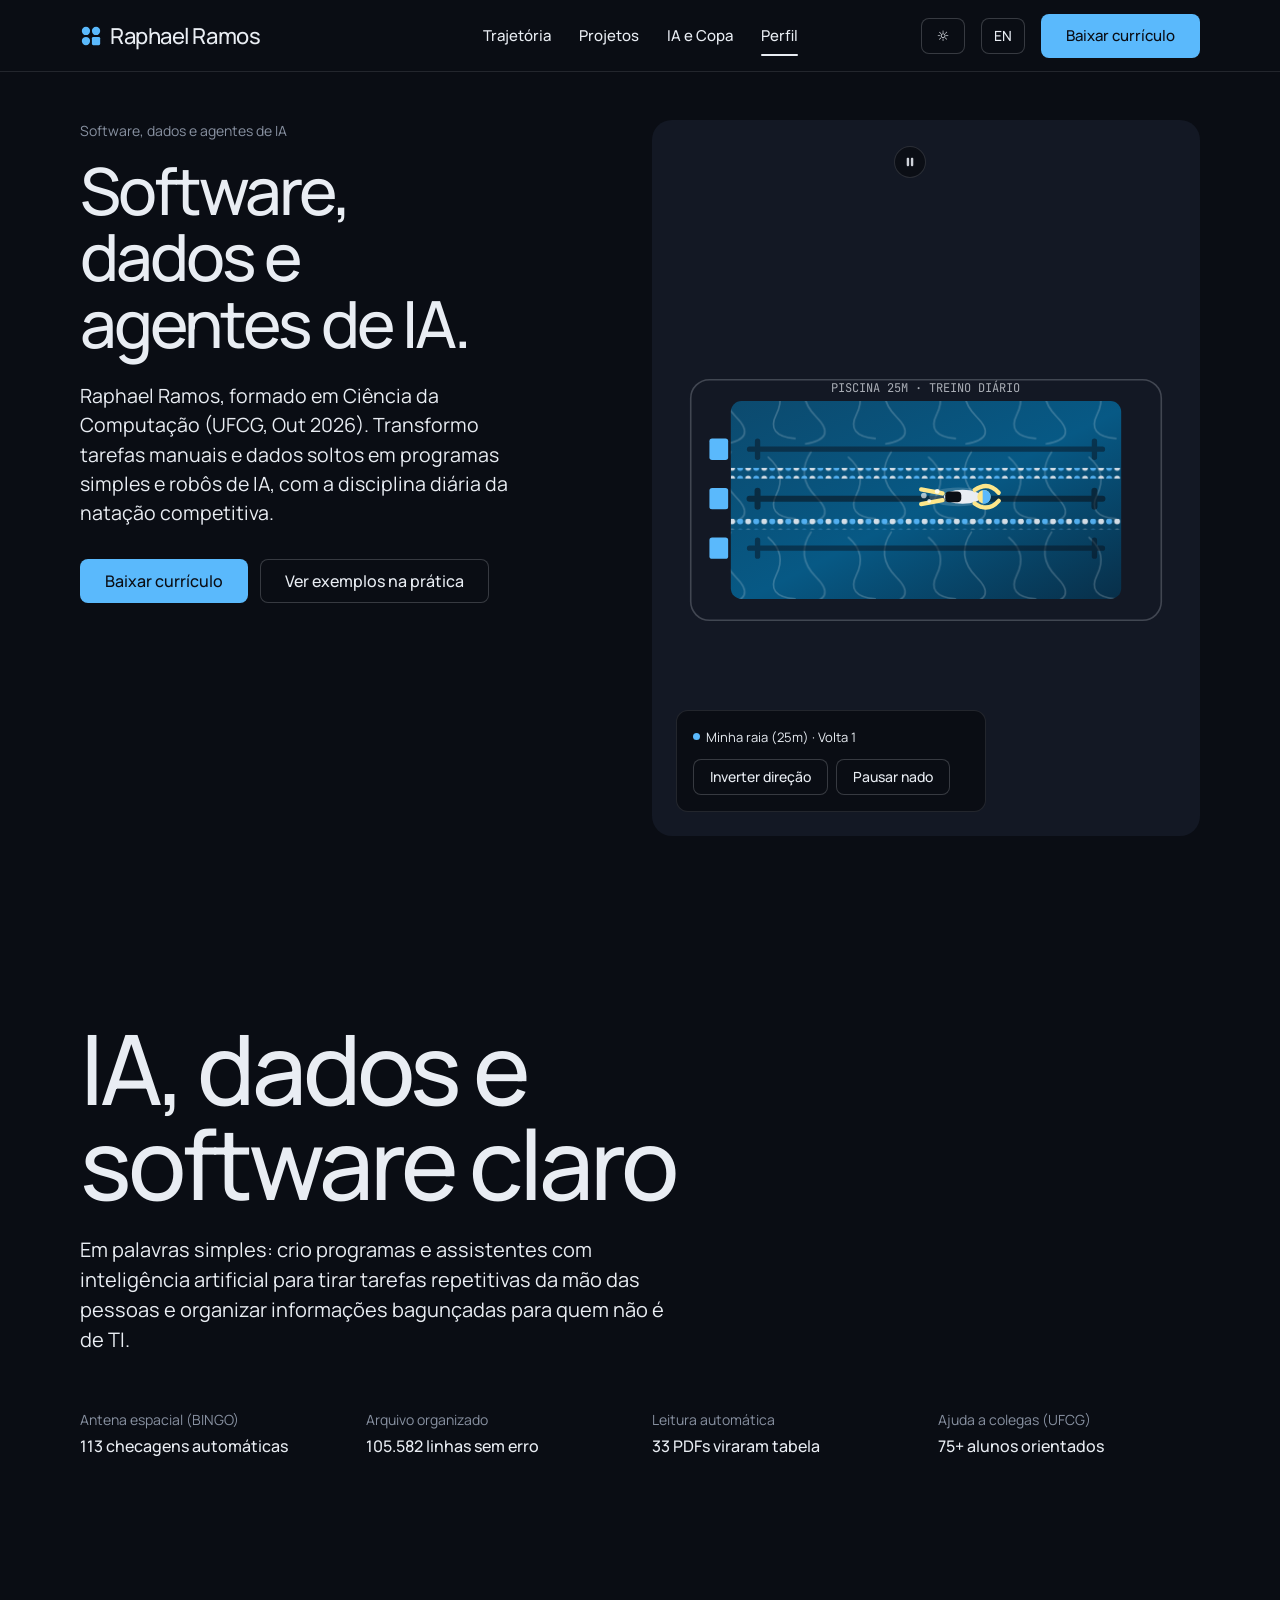
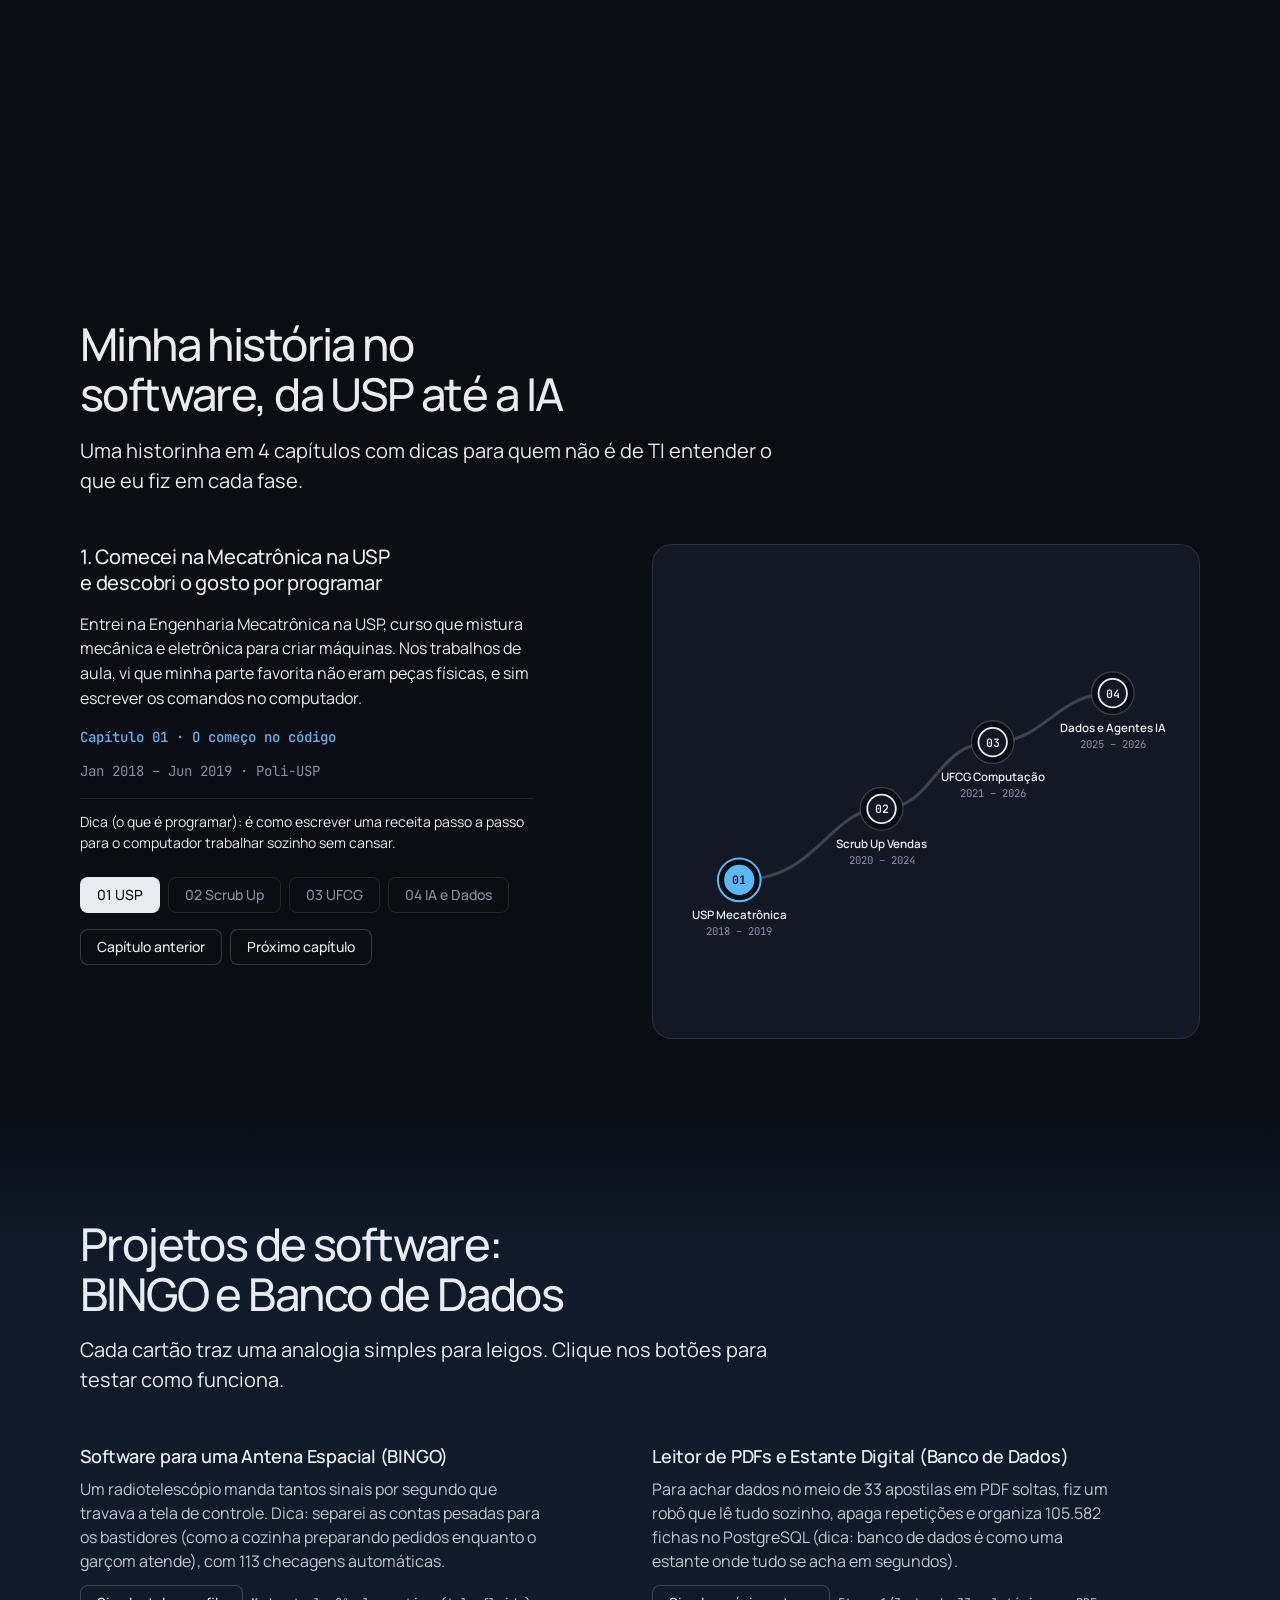
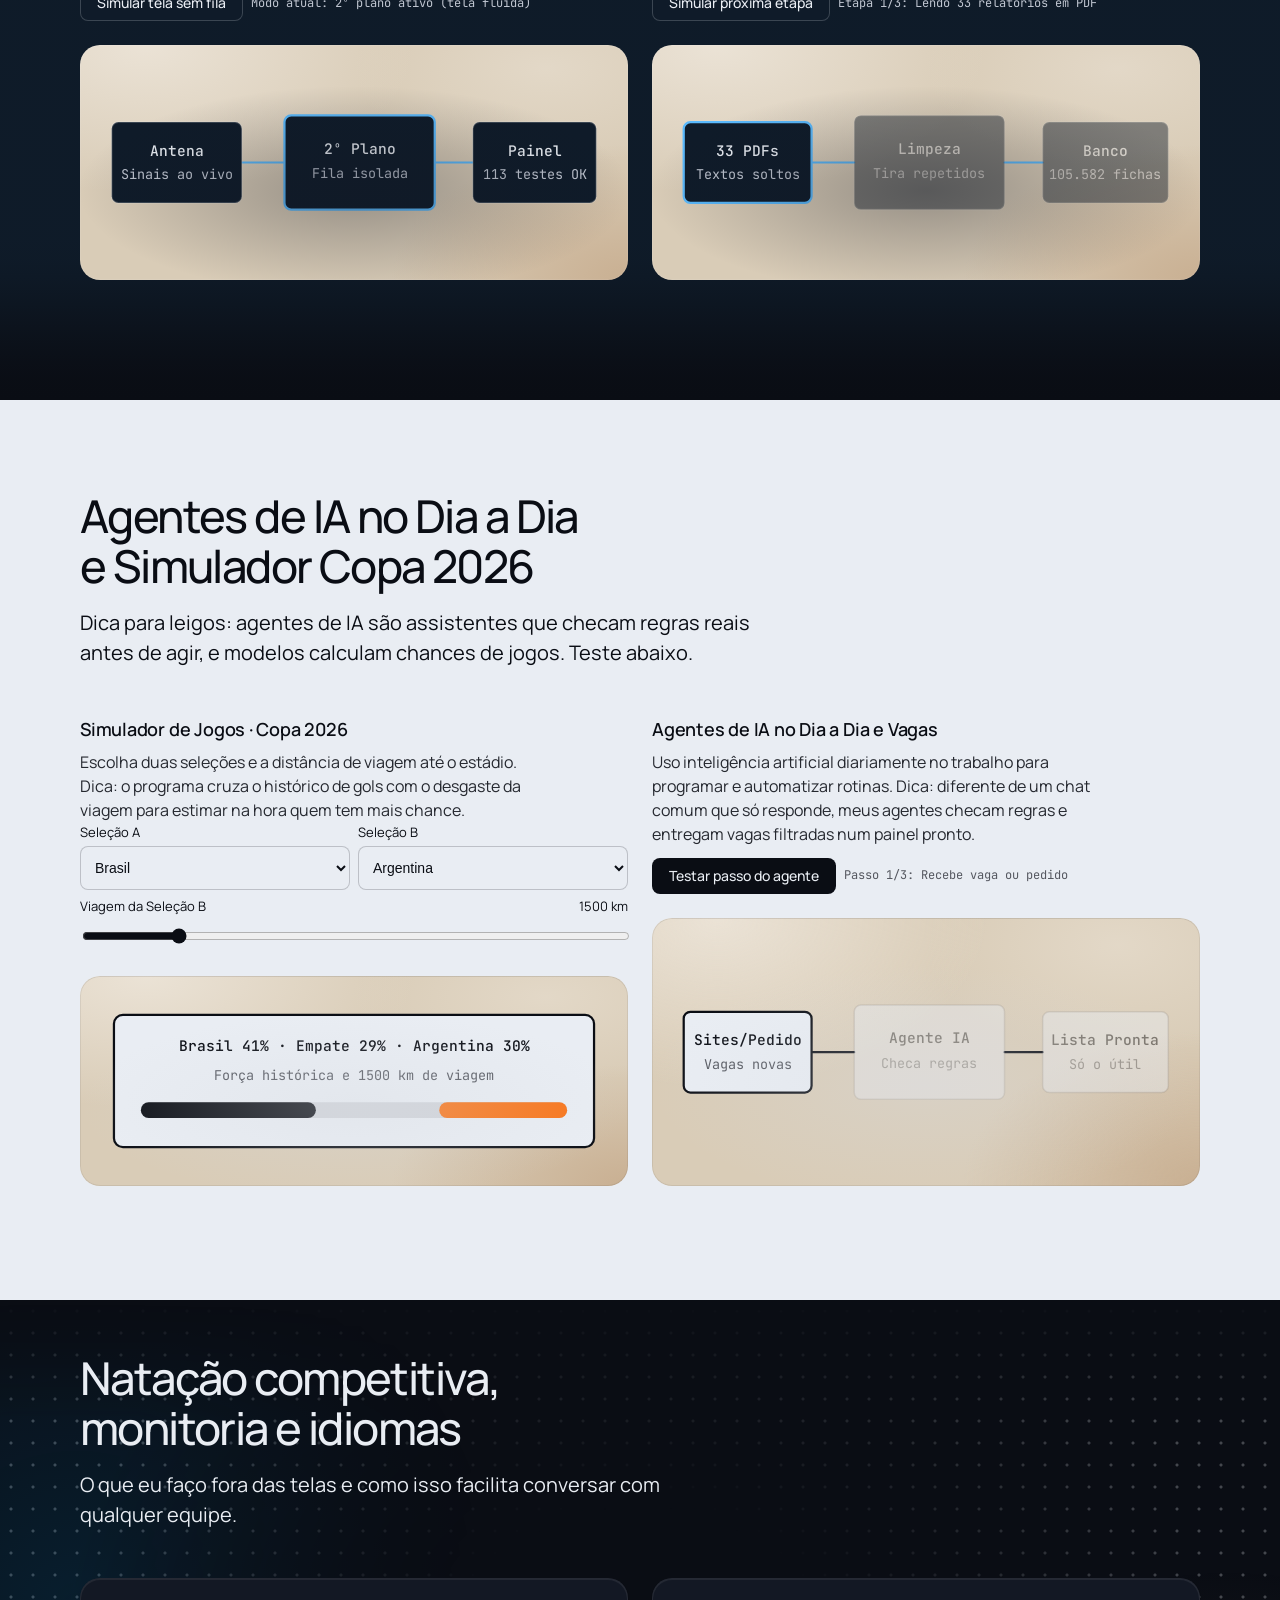
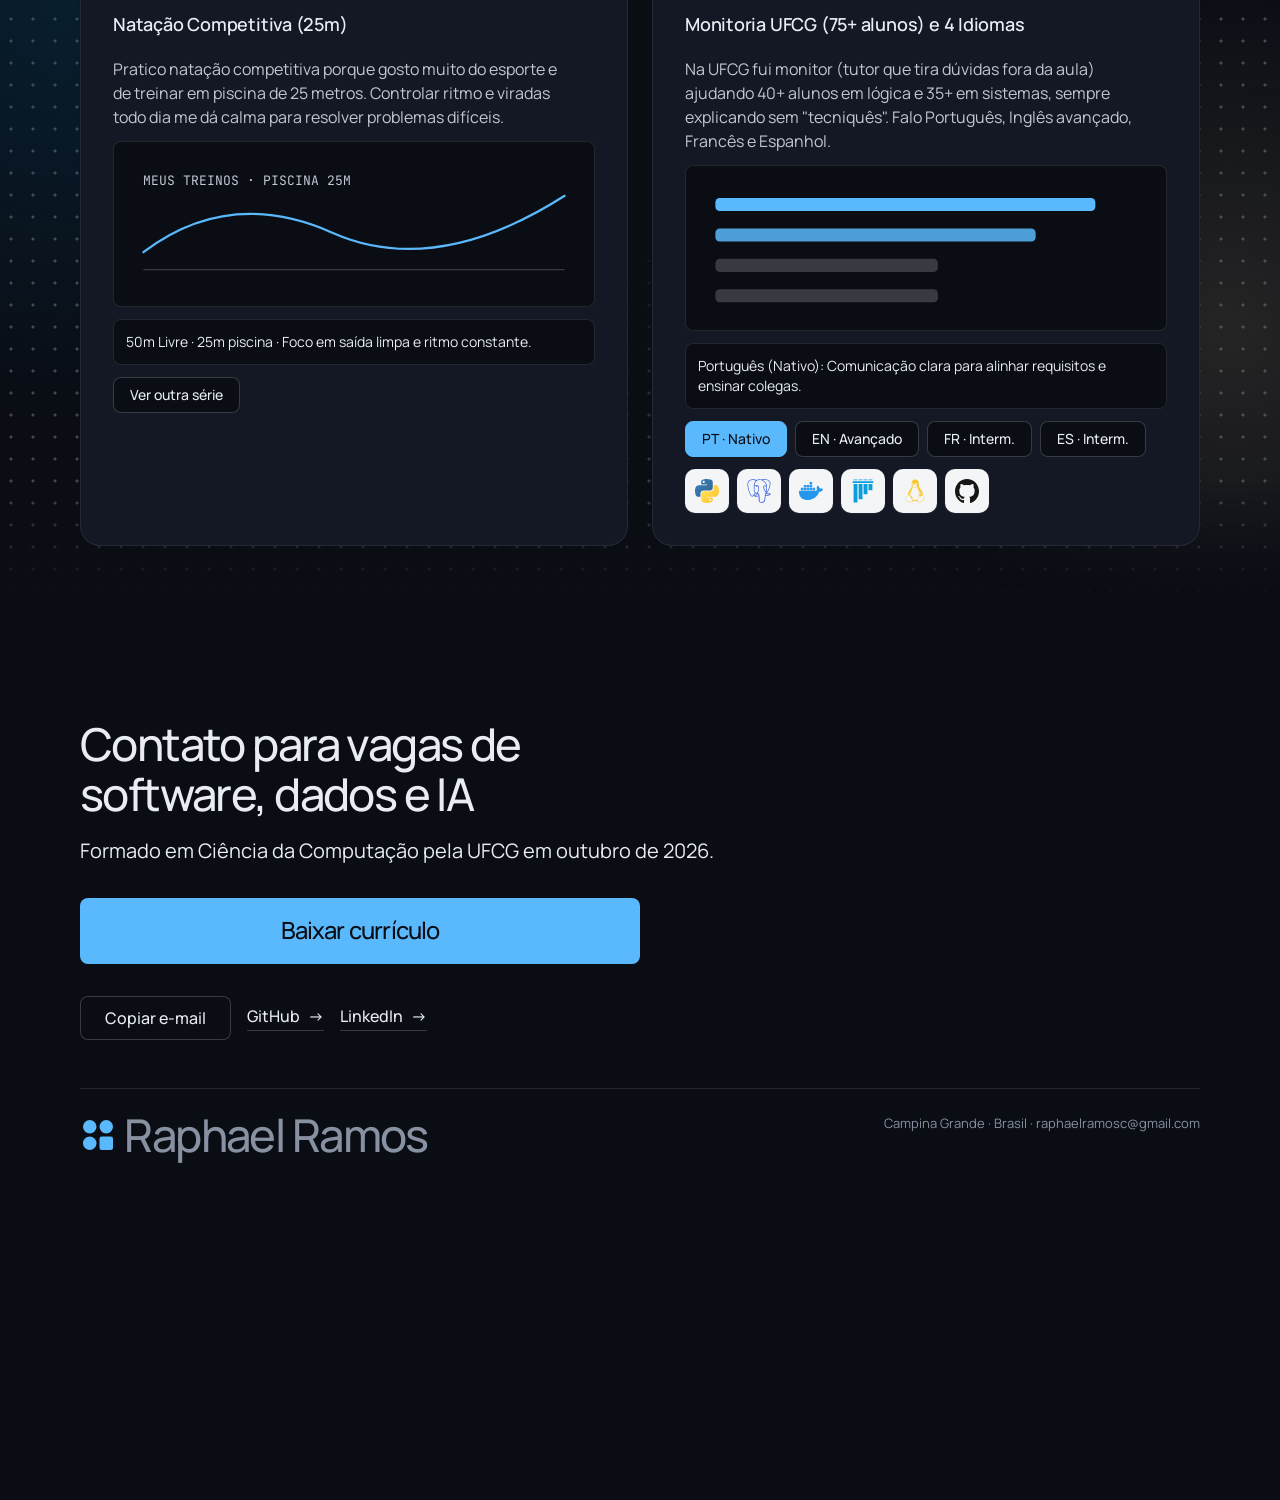
<file: index.html>
<!DOCTYPE html>
<html lang="pt-BR" data-radius="soft" data-buttons="solid" data-mark="dots" data-motion="full" data-tone="dark">
<head>
  <meta charset="utf-8">
  <meta name="viewport" content="width=device-width, initial-scale=1, viewport-fit=cover">
  <meta name="site-kind" content="software">
  <meta name="page-type" content="software">
  <meta name="theme-color" content="#0a0d14">
  <title>Raphael Ramos — Software, Dados e Agentes de IA</title>
  <meta name="description" content="Portfólio de Raphael Ramos, graduado em Ciência da Computação pela UFCG. Projetos em Python, PostgreSQL, automação e agentes de IA explicados de forma clara.">
  <meta property="og:title" content="Raphael Ramos — Software, Dados e Agentes de IA">
  <meta property="og:description" content="Sistemas em Python e PostgreSQL, radiotelescópio BINGO e agentes de IA explicados na prática.">
  <meta property="og:type" content="website">
  <meta property="og:image" content="share.jpg">
  <meta name="twitter:card" content="summary_large_image">
  <meta name="twitter:title" content="Raphael Ramos — Software, Dados e Agentes de IA">
  <meta name="twitter:description" content="Sistemas em Python e PostgreSQL, radiotelescópio BINGO e agentes de IA explicados na prática.">
  <link rel="icon" href="assets/favicon.svg" type="image/svg+xml">
  <link rel="preconnect" href="https://fonts.googleapis.com">
  <link rel="preconnect" href="https://fonts.gstatic.com" crossorigin>
  <link href="https://fonts.googleapis.com/css2?family=Manrope:wght@400..700&family=JetBrains+Mono:wght@400..500&display=swap" rel="stylesheet">
  <link rel="stylesheet" href="assets/system.css">
  <link rel="stylesheet" href="assets/ui/cards.css">
  <link rel="stylesheet" href="assets/motion/motion.css">
  <link rel="stylesheet" href="assets/backgrounds/backgrounds.css">
  <link rel="stylesheet" href="assets/layout/layout.css">
  <link rel="stylesheet" href="assets/icons/icon.css">
  <link rel="stylesheet" href="assets/ui/base.css">
  <link rel="stylesheet" href="page.css?v=10">
  <style>
  :root {
    --p-bg: #0a0d14; --p-surface: #131824; --p-ink: #e9edf3; --p-muted: #8891a1;
    --p-accent: #5ab9fc; --p-accent-ink: #0a0d14; --p-action: #5ab9fc; --p-action-ink: #0a0d14;
    --p-inv-bg: #e9edf3; --p-inv-surface: #d7dbe1; --p-inv-ink: #0a0d14; --p-inv-muted: #54575f;
    --p-inv-accent: #0a0d14; --p-inv-accent-ink: #e9edf3; --p-inv-action: #0a0d14; --p-inv-action-ink: #e9edf3;
    --font-display: "Manrope", system-ui, sans-serif;
    --font-text: "Manrope", system-ui, sans-serif;
    --font-mono: "JetBrains Mono", ui-monospace, "SFMono-Regular", Menlo, Consolas, monospace;
    --display-weight: 500;
    --display-tracking: -0.035em;
    --display-tracking-xl: -0.045em;
    --ly-scale: 0.97;
  }
  </style>
  <script>
    try {
      if (localStorage.getItem('portfolio_theme') === 'light') {
        document.documentElement.dataset.theme = 'light';
        document.documentElement.dataset.tone = 'light';
      }
    } catch {}
  </script>
  <script>document.documentElement.classList.add('m-enter');setTimeout(()=>document.documentElement.classList.add('m-enter-done'),700)</script>
  <script src="assets/backgrounds/backgrounds.js"></script>
  <script>document.documentElement.classList.add('mo-js');setTimeout(()=>document.documentElement.classList.add('mo-safe'),2500)</script>
  <link rel="modulepreload" href="assets/moments/moments.js">
  <link rel="modulepreload" href="assets/moments/lib.js">
  <link rel="modulepreload" href="assets/moments/letters-assemble/moment.js">
  <link rel="modulepreload" href="assets/moments/iris-opens/moment.js">
</head>
<body id="top">
  <header class="nav nav--centre">
    <div class="wrap nav__bar">
      <a class="skip-link" href="#main" data-i18n="nav.skip">Pular para o conteúdo</a>
      <a class="nav__logo" href="#top">
        <span class="mark" data-mark="dots" aria-hidden="true"></span>
        <span>Raphael Ramos</span>
      </a>
      <nav class="nav__links" aria-label="Navegação principal">
        <span class="nav__item"><a class="nav__link" href="#jornada" data-i18n="nav.journey">Trajetória</a></span>
        <span class="nav__item"><a class="nav__link" href="#projetos" data-i18n="nav.projects">Projetos</a></span>
        <span class="nav__item"><a class="nav__link" href="#sistemas" data-i18n="nav.extras">IA e Copa</a></span>
        <span class="nav__item"><a class="nav__link" href="#pessoal" data-i18n="nav.personal">Perfil</a></span>
      </nav>
      <div class="nav__actions">
        <button type="button" class="nav__util-btn" id="themeToggle" aria-label="Alternar tema" aria-pressed="false">
          <span class="icon-sun" aria-hidden="true">&#9788;</span>
          <span class="icon-moon" aria-hidden="true">&#9790;</span>
        </button>
        <button type="button" class="nav__util-btn" id="langToggle" aria-label="Switch to English">EN</button>
        <a class="btn btn--sm btn--primary js-cv-link" href="assets/Curriculo_Raphael_Ramos_PT.pdf" download data-i18n="nav.cta">Baixar currículo</a>
      </div>
      <button type="button" class="nav__burger nav__toggle" aria-label="Abrir menu" aria-expanded="false">
        <span class="nav__burger-lines" aria-hidden="true"><span></span></span>
      </button>
    </div>
    <div class="nav__drawer" hidden>
      <a class="nav__link" href="#jornada" data-i18n="nav.journey">Trajetória</a>
      <a class="nav__link" href="#projetos" data-i18n="nav.projects">Projetos</a>
      <a class="nav__link" href="#sistemas" data-i18n="nav.extras">IA e Copa</a>
      <a class="nav__link" href="#pessoal" data-i18n="nav.personal">Perfil</a>
      <div class="drawer-utils">
        <button type="button" class="nav__util-btn" id="themeToggleMobile" aria-label="Alternar tema">Tema</button>
        <button type="button" class="nav__util-btn" id="langToggleMobile" aria-label="Alternar idioma">English</button>
      </div>
      <div class="btn-row">
        <a class="btn btn--primary js-cv-link" href="assets/Curriculo_Raphael_Ramos_PT.pdf" download data-i18n="nav.cta">Baixar currículo</a>
      </div>
    </div>
  </header>

  <main id="main">
    <!-- Hero split screen -->
    <section class="hero hero--split" data-enter>
      <div class="wrap hero__in">
        <div class="grid hero-text hero__grid">
          <div class="hero__text span-5">
            <div class="hero__kicker">
              <span data-i18n="hero.cat">Software, dados e agentes de IA</span>
            </div>
            <h1 data-i18n="hero.title">Software, dados e agentes de IA.</h1>
            <p class="hero__lead" data-i18n="hero.lead">Raphael Ramos, formado em Ciência da Computação (UFCG, Out 2026). Transformo tarefas manuais e dados soltos em programas simples e robôs de IA, com a disciplina diária da natação competitiva.</p>
            <div class="btn-row">
              <a class="btn btn--primary js-cv-link" href="assets/Curriculo_Raphael_Ramos_PT.pdf" download data-i18n="hero.cta">Baixar currículo</a>
              <a class="btn btn--secondary" href="#projetos" data-i18n="hero.alt">Ver exemplos na prática</a>
            </div>
          </div>

          <div class="hero__media hero__media--split pool-stage span-6 start-7" id="heroPoolFrame">
            <div class="frame__fx" data-fx="gradient-mesh" data-fx-seed="17"></div>
            <svg class="pool-svg" id="heroPoolSvg" viewBox="0 0 380 200" role="img" aria-label="Piscina semiolímpica interativa representando minha prática de natação competitiva">
              <defs>
                <linearGradient id="poolWaterGrad" x1="0" y1="0" x2="1" y2="1">
                  <stop offset="0%" class="pool-stop-1" />
                  <stop offset="52%" class="pool-stop-2" />
                  <stop offset="100%" class="pool-stop-3" />
                </linearGradient>
                <pattern id="causticsPat" width="60" height="60" patternUnits="userSpaceOnUse">
                  <path d="M12 8 Q26 20 18 36 T32 54 M44 4 Q32 22 48 38 T40 58" fill="none" stroke="rgba(255,255,255,0.12)" stroke-width="1.2" stroke-linecap="round"/>
                </pattern>
                <pattern id="laneRope" width="12" height="8" patternUnits="userSpaceOnUse">
                  <circle cx="3" cy="4" r="2.2" fill="#5ab9fc"/>
                  <circle cx="9" cy="4" r="2.2" fill="#e9edf3"/>
                </pattern>
                <clipPath id="poolClip">
                  <rect x="44" y="26" width="292" height="148" rx="8"/>
                </clipPath>
              </defs>

              <rect class="pool-deck" x="14" y="10" width="352" height="180" rx="14"/>
              <rect x="44" y="26" width="292" height="148" rx="8" fill="url(#poolWaterGrad)"/>

              <g clip-path="url(#poolClip)">
                <rect class="caustic-layer-a" x="-110" y="-60" width="600" height="320" fill="url(#causticsPat)"/>
                <rect class="caustic-layer-b" x="-110" y="-60" width="600" height="320" fill="url(#causticsPat)" opacity="0.65"/>

                <path d="M58 62 H322 M64 56 V68 M316 56 V68" stroke="rgba(10,13,20,0.45)" stroke-width="4" stroke-linecap="round"/>
                <path d="M58 99 H322 M64 93 V105 M316 93 V105" stroke="rgba(10,13,20,0.55)" stroke-width="4.5" stroke-linecap="round"/>
                <path d="M58 136 H322 M64 130 V142 M316 130 V142" stroke="rgba(10,13,20,0.45)" stroke-width="4" stroke-linecap="round"/>

                <rect x="44" y="76" width="292" height="8" fill="url(#laneRope)" opacity="0.9"/>
                <rect x="44" y="114" width="292" height="8" fill="url(#laneRope)" opacity="0.9"/>

                <g id="poolRipples"></g>

                <g id="swimmerGroup" transform="translate(110, 99)">
                  <g class="swimmer-flip">
                    <g id="swimmerRig">
                      <ellipse cx="0" cy="0" rx="22" ry="7" fill="rgba(255,255,255,0.16)"/>
                      <g class="leg-left"><path d="M-12 -2.5 L-28 -5.5" stroke="#fde68a" stroke-width="3.2" stroke-linecap="round"/></g>
                      <g class="leg-right"><path d="M-12 2.5 L-28 5.5" stroke="#fde68a" stroke-width="3.2" stroke-linecap="round"/></g>
                      <g class="swimmer-torso">
                        <ellipse cx="3" cy="0" rx="14" ry="5.2" fill="#e9edf3"/>
                        <rect x="-10" y="-4" width="12" height="8" rx="3" fill="#0a0d14"/>
                      </g>
                      <g class="arm-left"><path d="M12 -5 Q22 -12 30 -3" fill="none" stroke="#fde68a" stroke-width="3.2" stroke-linecap="round"/></g>
                      <g class="arm-right"><path d="M12 5 Q22 12 30 3" fill="none" stroke="#fde68a" stroke-width="3.2" stroke-linecap="round"/></g>
                      <circle cx="19" cy="0" r="5" fill="#fde68a"/>
                      <path d="M18 -5 A5 5 0 0 1 24 0 A5 5 0 0 1 18 5 Z" fill="#5ab9fc"/>
                      <circle class="bubble b1" cx="-16" cy="-4" r="1.8" fill="rgba(255,255,255,0.85)"/>
                      <circle class="bubble b2" cx="-22" cy="3" r="1.4" fill="rgba(255,255,255,0.75)"/>
                      <circle class="bubble b3" cx="-26" cy="-1" r="2.1" fill="rgba(255,255,255,0.65)"/>
                    </g>
                  </g>
                </g>
              </g>

              <rect x="28" y="54" width="14" height="16" rx="2" fill="#5ab9fc"/>
              <rect x="28" y="91" width="14" height="16" rx="2" fill="#5ab9fc"/>
              <rect x="28" y="128" width="14" height="16" rx="2" fill="#5ab9fc"/>
              <text x="190" y="19" text-anchor="middle" fill="currentColor" opacity="0.7" font-size="9" font-family="var(--font-mono)">PISCINA 25M · TREINO DIÁRIO</text>
            </svg>

            <div class="ly-float pool-float">
              <div class="ly-float__row">
                <span class="ly-live" id="poolStatusText">Minha raia (25m) · Volta 1</span>
              </div>
              <div class="pool-float__actions">
                <button type="button" class="btn btn--sm btn--secondary" id="btnFlipTurn" data-i18n="hero.pool_turn">Inverter direção</button>
                <button type="button" class="btn btn--sm btn--secondary" id="btnPoolPause" aria-pressed="false" data-i18n="hero.pool_pause">Pausar nado</button>
              </div>
            </div>
          </div>
        </div>
      </div>
    </section>

    <!-- Dealt Moment 1: letters-assemble -->
    <section class="section statement" data-moment="letters-assemble" data-moment-opts='{"spread": 0.45}'>
      <div class="wrap">
        <h2 class="mo-la__type" data-i18n="stmt.title">IA, dados e software claro</h2>
        <p class="mo-la__sub" data-i18n="stmt.sub">Em palavras simples: crio programas e assistentes com inteligência artificial para tirar tarefas repetitivas da mão das pessoas e organizar informações bagunçadas para quem não é de TI.</p>
        <dl class="hero__facts mo-la__facts">
          <div><dt data-i18n="fact.f1_lbl">Antena espacial (BINGO)</dt><dd data-i18n="fact.f1_val">113 checagens automáticas</dd></div>
          <div><dt data-i18n="fact.f2_lbl">Arquivo organizado</dt><dd data-i18n="fact.f2_val">105.582 linhas sem erro</dd></div>
          <div><dt data-i18n="fact.f3_lbl">Leitura automática</dt><dd data-i18n="fact.f3_val">33 PDFs viraram tabela</dd></div>
          <div><dt data-i18n="fact.f4_lbl">Ajuda a colegas (UFCG)</dt><dd data-i18n="fact.f4_val">75+ alunos orientados</dd></div>
        </dl>
      </div>
    </section>

    <!-- Section 3: Interactive Story Timeline -->
    <section class="section" id="jornada">
      <div class="wrap">
        <div class="section-head">
          <h2 data-i18n="journey.title">Minha história no software, da USP até a IA</h2>
          <p class="section-sub" data-i18n="journey.sub">Uma historinha em 4 capítulos com dicas para quem não é de TI entender o que eu fiz em cada fase.</p>
        </div>

        <div class="grid">
          <div class="span-5 story-detail">
            <h3 id="storyDetailTitle">1. Comecei na Mecatrônica na USP e descobri o gosto por programar</h3>
            <p class="story-detail-body" id="storyDetailBody">Entrei na Engenharia Mecatrônica na USP, curso que mistura mecânica e eletrônica para criar máquinas. Nos trabalhos de aula, vi que minha parte favorita não eram peças físicas, e sim escrever os comandos no computador.</p>
            <div class="story-detail-meta">
              <span class="story-tag" id="storyDetailTag">Capítulo 01 · O começo no código</span>
              <span class="story-period" id="storyDetailPeriod">Jan 2018 – Jun 2019 · Poli-USP</span>
            </div>
            <p class="story-takeaway" id="storyDetailTakeaway">Dica (o que é programar): é como escrever uma receita passo a passo para o computador trabalhar sozinho sem cansar.</p>
            <div class="tabs story-tabs" role="tablist" aria-label="Capítulos da trajetória">
              <button type="button" class="tab story-tab" role="tab" data-step="0" aria-selected="true">01 USP</button>
              <button type="button" class="tab story-tab" role="tab" data-step="1" aria-selected="false">02 Scrub Up</button>
              <button type="button" class="tab story-tab" role="tab" data-step="2" aria-selected="false">03 UFCG</button>
              <button type="button" class="tab story-tab" role="tab" data-step="3" aria-selected="false">04 IA e Dados</button>
            </div>
            <div class="btn-group">
              <button type="button" class="btn btn--sm btn--secondary" id="btnPrevStory" data-i18n="journey.prev">Capítulo anterior</button>
              <button type="button" class="btn btn--sm btn--secondary" id="btnNextStory" data-i18n="journey.next">Próximo capítulo</button>
            </div>
          </div>

          <div class="frame story-frame span-6 start-7">
            <svg class="story-path-svg" viewBox="0 0 560 360" role="img" aria-label="Mapa interativo USP, Scrub Up, UFCG e IA">
              <path d="M70 280 C160 280, 170 200, 230 200 C290 200, 290 125, 355 125 C415 125, 425 70, 490 70" fill="none" stroke="var(--line-strong)" stroke-width="3.5" stroke-linecap="round"/>
              <path id="storyActivePath" d="M70 280 C160 280, 170 200, 230 200 C290 200, 290 125, 355 125 C415 125, 425 70, 490 70" fill="none" stroke="var(--accent)" stroke-width="4" stroke-linecap="round"/>

              <g class="story-node is-active" data-step="0">
                <circle class="node-halo" cx="70" cy="280" r="24"/>
                <circle class="node-core" cx="70" cy="280" r="16"/>
                <text class="node-num" x="70" y="285" text-anchor="middle">01</text>
                <text class="node-label" x="70" y="324" text-anchor="middle">USP Mecatrônica</text>
                <text class="node-years" x="70" y="342" text-anchor="middle">2018 – 2019</text>
              </g>

              <g class="story-node" data-step="1">
                <circle class="node-halo" cx="230" cy="200" r="24"/>
                <circle class="node-core" cx="230" cy="200" r="16"/>
                <text class="node-num" x="230" y="205" text-anchor="middle">02</text>
                <text class="node-label" x="230" y="244" text-anchor="middle">Scrub Up Vendas</text>
                <text class="node-years" x="230" y="262" text-anchor="middle">2020 – 2024</text>
              </g>

              <g class="story-node" data-step="2">
                <circle class="node-halo" cx="355" cy="125" r="24"/>
                <circle class="node-core" cx="355" cy="125" r="16"/>
                <text class="node-num" x="355" y="130" text-anchor="middle">03</text>
                <text class="node-label" x="355" y="169" text-anchor="middle">UFCG Computação</text>
                <text class="node-years" x="355" y="187" text-anchor="middle">2021 – 2026</text>
              </g>

              <g class="story-node" data-step="3">
                <circle class="node-halo" cx="490" cy="70" r="24"/>
                <circle class="node-core" cx="490" cy="70" r="16"/>
                <text class="node-num" x="490" y="75" text-anchor="middle">04</text>
                <text class="node-label" x="490" y="114" text-anchor="middle">Dados e Agentes IA</text>
                <text class="node-years" x="490" y="132" text-anchor="middle">2025 – 2026</text>
              </g>
            </svg>
          </div>
        </div>
      </div>
    </section>

    <!-- Section 4: Interactive Projects BINGO + ETL (bg-dusk) -->
    <section class="section bg-dusk" id="projetos">
      <div class="wrap">
        <div class="section-head">
          <h2 data-i18n="proj.title">Projetos de software: BINGO e Banco de Dados</h2>
          <p class="section-sub" data-i18n="proj.sub">Cada cartão traz uma analogia simples para leigos. Clique nos botões para testar como funciona.</p>
        </div>

        <div class="grid">
          <article class="card card--open span-6">
            <h3 data-i18n="proj.c1_title">Software para uma Antena Espacial (BINGO)</h3>
            <p data-i18n="proj.c1_desc">Um radiotelescópio manda tantos sinais por segundo que travava a tela de controle. Dica: separei as contas pesadas para os bastidores (como a cozinha preparando pedidos enquanto o garçom atende), com 113 checagens automáticas.</p>
            <div class="card-controls">
              <button type="button" class="btn btn--sm btn--secondary" id="btnBingoToggle" data-mode="async">Simular tela sem fila</button>
              <span class="card-readout" id="bingoReadout">Modo atual: 2º plano ativo (tela fluida)</span>
            </div>
            <div class="panel">
              <svg class="schema-svg" id="bingoSvg" viewBox="0 0 460 170" role="img" aria-label="Simulador interativo do fluxo BINGO">
                <path id="bingoWire1" class="schema-wire" d="M130 85 H168"/>
                <path id="bingoWire2" class="schema-wire" d="M302 85 H336"/>
                <rect class="schema-box" x="14" y="49" width="116" height="72" rx="6"/>
                <text class="schema-label" x="72" y="79" text-anchor="middle">Antena</text>
                <text class="schema-sub" x="72" y="100" text-anchor="middle">Sinais ao vivo</text>

                <rect id="bingoMidBox" class="schema-box schema-box--accent" x="168" y="43" width="134" height="84" rx="6"/>
                <text class="schema-label" id="bingoMidTitle" x="235" y="77" text-anchor="middle">2º Plano</text>
                <text class="schema-sub" id="bingoMidSub" x="235" y="99" text-anchor="middle">Fila isolada</text>

                <rect id="bingoEndBox" class="schema-box" x="336" y="49" width="110" height="72" rx="6"/>
                <text class="schema-label" id="bingoEndTitle" x="391" y="79" text-anchor="middle">Painel</text>
                <text class="schema-sub" id="bingoEndSub" x="391" y="100" text-anchor="middle">113 testes OK</text>
              </svg>
            </div>
          </article>

          <article class="card card--open span-6">
            <h3 data-i18n="proj.c2_title">Leitor de PDFs e Estante Digital (Banco de Dados)</h3>
            <p data-i18n="proj.c2_desc">Para achar dados no meio de 33 apostilas em PDF soltas, fiz um robô que lê tudo sozinho, apaga repetições e organiza 105.582 fichas no PostgreSQL (dica: banco de dados é como uma estante onde tudo se acha em segundos).</p>
            <div class="card-controls">
              <button type="button" class="btn btn--sm btn--secondary" id="btnEtlStep">Simular próxima etapa</button>
              <span class="card-readout" id="etlReadout">Etapa 1/3: Lendo 33 PDFs brutos</span>
            </div>
            <div class="panel">
              <svg class="schema-svg" id="etlSvg" viewBox="0 0 460 170" role="img" aria-label="Simulador interativo do leitor de PDFs e banco">
                <path class="schema-wire" d="M128 85 H166 M300 85 H334"/>
                <g class="schema-node" id="etlStep0">
                  <rect class="schema-box schema-box--accent" x="14" y="49" width="114" height="72" rx="6"/>
                  <text class="schema-label" x="71" y="79" text-anchor="middle">33 PDFs</text>
                  <text class="schema-sub" x="71" y="100" text-anchor="middle">Textos soltos</text>
                </g>
                <g class="schema-node is-dim" id="etlStep1">
                  <rect class="schema-box" x="166" y="43" width="134" height="84" rx="6"/>
                  <text class="schema-label" x="233" y="77" text-anchor="middle">Limpeza</text>
                  <text class="schema-sub" x="233" y="99" text-anchor="middle">Tira repetidos</text>
                </g>
                <g class="schema-node is-dim" id="etlStep2">
                  <rect class="schema-box" x="334" y="49" width="112" height="72" rx="6"/>
                  <text class="schema-label" x="390" y="79" text-anchor="middle">Banco</text>
                  <text class="schema-sub" x="390" y="100" text-anchor="middle">105.582 fichas</text>
                </g>
              </svg>
            </div>
          </article>
        </div>
      </div>
    </section>

    <!-- Section 5: Applied Interactive Systems (Copa 2026 + AI Agents) -->
    <section class="section ground-inverse" id="sistemas" data-moment="iris-opens" data-moment-opts='{"from": "surface"}'>
      <div class="wrap">
        <div class="section-head">
          <h2 data-i18n="ext.title">Agentes de IA no Dia a Dia e Simulador Copa 2026</h2>
          <p class="section-sub" data-i18n="ext.sub">Dica para leigos: agentes de IA são assistentes que checam regras reais antes de agir, e modelos calculam chances de jogos. Teste abaixo.</p>
        </div>

        <div class="grid">
          <article class="card card--open span-6">
            <h3 data-i18n="ext.c1_title">Simulador de Jogos · Copa 2026</h3>
            <p data-i18n="ext.c1_desc">Escolha duas seleções e a distância de viagem até o estádio. Dica: o programa cruza o histórico de gols com o desgaste da viagem para estimar na hora quem tem mais chance.</p>
            <div class="copa-mini">
              <div class="copa-mini__selects">
                <label class="field-lbl">Seleção A
                  <select class="clean-select" id="teamA">
                    <option value="BRA" selected>Brasil</option>
                    <option value="ARG">Argentina</option>
                    <option value="FRA">França</option>
                    <option value="ESP">Espanha</option>
                  </select>
                </label>
                <label class="field-lbl">Seleção B
                  <select class="clean-select" id="teamB">
                    <option value="ARG" selected>Argentina</option>
                    <option value="BRA">Brasil</option>
                    <option value="ENG">Inglaterra</option>
                    <option value="GER">Alemanha</option>
                  </select>
                </label>
              </div>
              <label class="slider-lbl">
                <span class="slider-row"><span>Viagem da Seleção B</span><span id="travelDistVal">1500 km</span></span>
                <input type="range" id="travelDist" min="0" max="9000" step="500" value="1500">
              </label>
            </div>
            <div class="panel">
              <svg class="schema-svg" id="copaSvg" viewBox="0 0 460 150" role="img" aria-label="Probabilidades calculadas para a partida">
                <rect class="schema-box schema-box--accent" x="16" y="16" width="428" height="118" rx="8"/>
                <text class="schema-label" id="copaSvgTitle" x="230" y="48" text-anchor="middle">Brasil 43% · Empate 26% · Argentina 31%</text>
                <text class="schema-sub" id="copaSvgSub" x="230" y="74" text-anchor="middle">Baseado em força histórica e 1500 km de viagem</text>
                <rect x="40" y="94" width="380" height="14" rx="7" fill="var(--line)"/>
                <rect id="copaBarA" x="40" y="94" width="163" height="14" rx="7" fill="var(--accent)"/>
                <rect id="copaBarB" x="302" y="94" width="118" height="14" rx="7" fill="#f97316"/>
              </svg>
            </div>
          </article>

          <article class="card card--open span-6">
            <h3 data-i18n="ext.c2_title">Agentes de IA no Dia a Dia e Vagas</h3>
            <p data-i18n="ext.c2_desc">Uso inteligência artificial diariamente no trabalho para programar e automatizar rotinas. Dica: diferente de um chat comum que só responde, meus agentes checam regras e entregam vagas filtradas num painel pronto.</p>
            <div class="card-controls">
              <button type="button" class="btn btn--sm btn--secondary" id="btnAiStep">Testar passo do agente</button>
              <span class="card-readout" id="aiReadout">Passo 1/3: Recebe vaga ou pedido</span>
            </div>
            <div class="panel">
              <svg class="schema-svg" id="aiSvg" viewBox="0 0 460 170" role="img" aria-label="Simulador de execução segura de agente de IA">
                <path class="schema-wire" d="M128 85 H166 M300 85 H334"/>
                <g class="schema-node" id="aiStep0">
                  <rect class="schema-box schema-box--accent" x="14" y="49" width="114" height="72" rx="6"/>
                  <text class="schema-label" x="71" y="79" text-anchor="middle">Sites/Pedido</text>
                  <text class="schema-sub" x="71" y="100" text-anchor="middle">Vagas novas</text>
                </g>
                <g class="schema-node is-dim" id="aiStep1">
                  <rect class="schema-box" x="166" y="43" width="134" height="84" rx="6"/>
                  <text class="schema-label" x="233" y="77" text-anchor="middle">Agente IA</text>
                  <text class="schema-sub" x="233" y="99" text-anchor="middle">Checa regras</text>
                </g>
                <g class="schema-node is-dim" id="aiStep2">
                  <rect class="schema-box" x="334" y="49" width="112" height="72" rx="6"/>
                  <text class="schema-label" x="390" y="79" text-anchor="middle">Lista Pronta</text>
                  <text class="schema-sub" x="390" y="100" text-anchor="middle">Só o útil</text>
                </g>
              </svg>
            </div>
          </article>
        </div>
      </div>
    </section>

    <!-- Section 6: Personal & Teaching (bg-dots) -->
    <section class="section bg-dots" id="pessoal">
      <div class="wrap">
        <div class="section-head">
          <h2 data-i18n="pers.title">Natação competitiva, monitoria e idiomas</h2>
          <p class="section-sub" data-i18n="pers.sub">O que eu faço fora das telas e como isso facilita conversar com qualquer equipe.</p>
        </div>

        <div class="grid">
          <article class="card personal-card span-6 m-nolift">
            <h3 data-i18n="pers.swim_title">Natação Competitiva (25m)</h3>
            <p data-i18n="pers.swim_desc">Pratico natação competitiva porque gosto muito do esporte e de treinar em piscina de 25 metros. Controlar ritmo e viradas todo dia me dá calma para resolver problemas difíceis.</p>
            <div class="personal-chart">
              <svg class="schema-svg" viewBox="0 0 420 120" role="img" aria-label="Curva de ritmo nos treinos de natação de 25 metros">
                <path class="schema-wire" d="M16 86 Q95 26 190 68 T404 34"/>
                <line x1="16" y1="102" x2="404" y2="102" stroke="var(--line-strong)" stroke-width="1"/>
                <text class="schema-sub" x="16" y="24">MEUS TREINOS · PISCINA 25M</text>
              </svg>
            </div>
            <div class="personal-quote" id="swimMoodDisplay">50m Livre · 25m piscina · Foco em saída limpa e ritmo constante.</div>
            <div class="lab-toolbar">
              <button type="button" class="btn btn--sm btn--secondary" id="btnSwimMood" data-i18n="pers.swim_btn">Ver outra série</button>
            </div>
          </article>

          <article class="card personal-card span-6 m-nolift">
            <h3 data-i18n="pers.lang_title">Monitoria UFCG (75+ alunos) e 4 Idiomas</h3>
            <p data-i18n="pers.lang_desc">Na UFCG fui monitor (tutor que tira dúvidas fora da aula) ajudando 40+ alunos em lógica e 35+ em sistemas, sempre explicando sem "tecniquês". Falo Português, Inglês avançado, Francês e Espanhol.</p>
            <div class="personal-chart">
              <svg class="schema-svg" viewBox="0 0 420 120" role="img" aria-label="Níveis de comunicação em Português, Inglês, Francês e Espanhol">
                <rect x="16" y="14" width="350" height="12" rx="4" fill="var(--accent)"/>
                <rect x="16" y="42" width="295" height="12" rx="4" fill="var(--accent)" opacity="0.85"/>
                <rect x="16" y="70" width="205" height="12" rx="4" fill="var(--line-strong)"/>
                <rect x="16" y="98" width="205" height="12" rx="4" fill="var(--line-strong)"/>
              </svg>
            </div>
            <div class="personal-quote" id="passportQuote">Português (Nativo): Comunicação clara para alinhar requisitos e ensinar colegas.</div>
            <div class="stamp-group">
              <button type="button" class="btn btn--sm btn--secondary stamp-btn is-active" data-lang="pt" aria-pressed="true">PT · Nativo</button>
              <button type="button" class="btn btn--sm btn--secondary stamp-btn" data-lang="en" aria-pressed="false">EN · Avançado</button>
              <button type="button" class="btn btn--sm btn--secondary stamp-btn" data-lang="fr" aria-pressed="false">FR · Interm.</button>
              <button type="button" class="btn btn--sm btn--secondary stamp-btn" data-lang="es" aria-pressed="false">ES · Interm.</button>
            </div>
            <div class="tech-icons-row" aria-label="Ferramentas principais">
              <span class="ic-tile" title="Python: linguagem usada nos robôs e programas"><img src="assets/icons/python.svg" alt="Python" width="24" height="24" loading="lazy" decoding="async"></span>
              <span class="ic-tile" title="PostgreSQL: banco de dados organizado"><img src="assets/icons/postgresql.svg" alt="PostgreSQL" width="24" height="24" loading="lazy" decoding="async"></span>
              <span class="ic-tile" title="Docker: caixinhas padronizadas para rodar sistemas"><img src="assets/icons/docker.svg" alt="Docker" width="24" height="24" loading="lazy" decoding="async"></span>
              <span class="ic-tile" title="pytest: checagens automáticas para evitar erros"><img src="assets/icons/pytest.svg" alt="pytest" width="24" height="24" loading="lazy" decoding="async"></span>
              <span class="ic-tile" title="Linux: sistema operacional de servidores"><img src="assets/icons/linux.svg" alt="Linux" width="24" height="24" loading="lazy" decoding="async"></span>
              <span class="ic-tile" title="GitHub: onde o histórico de código fica salvo"><img src="assets/icons/github.svg" alt="GitHub" width="24" height="24" loading="lazy" decoding="async"></span>
            </div>
          </article>
        </div>
      </div>
    </section>
  </main>

  <footer class="footer closing" id="contato">
    <div class="wrap">
      <div class="closing__cta close--type">
        <div class="section-head">
          <h2 data-i18n="close.title">Contato para vagas de software, dados e IA</h2>
          <p class="section-sub" data-i18n="close.sub">Formado em Ciência da Computação pela UFCG em outubro de 2026.</p>
        </div>
        <a class="btn btn--xl btn--primary js-cv-link" href="assets/Curriculo_Raphael_Ramos_PT.pdf" download data-i18n="close.cta">Baixar currículo</a>
        <div class="closing__actions">
          <button type="button" class="btn btn--secondary" id="copyEmailBtn" data-i18n="close.copy">Copiar e-mail</button>
          <a class="link" href="https://github.com/Raphacramos" target="_blank" rel="noopener" data-i18n="close.github">GitHub</a>
          <a class="link" href="https://www.linkedin.com/in/raphaelcramos/" target="_blank" rel="noopener" data-i18n="close.linkedin">LinkedIn</a>
        </div>
      </div>

      <div class="closing__links">
        <div class="footer__legal">
          <span class="footer__mark"><span class="mark" data-mark="dots" aria-hidden="true"></span>Raphael Ramos</span>
          <span>Campina Grande · Brasil · raphaelramosc@gmail.com</span>
        </div>
      </div>
    </div>
  </footer>

  <script type="module" src="assets/system.js"></script>
  <script type="module" src="assets/motion/motion.js"></script>
  <script type="module" src="assets/layout/layout.js"></script>
  <script type="module" src="app.js?v=10"></script>
</body>
</html>
</file>
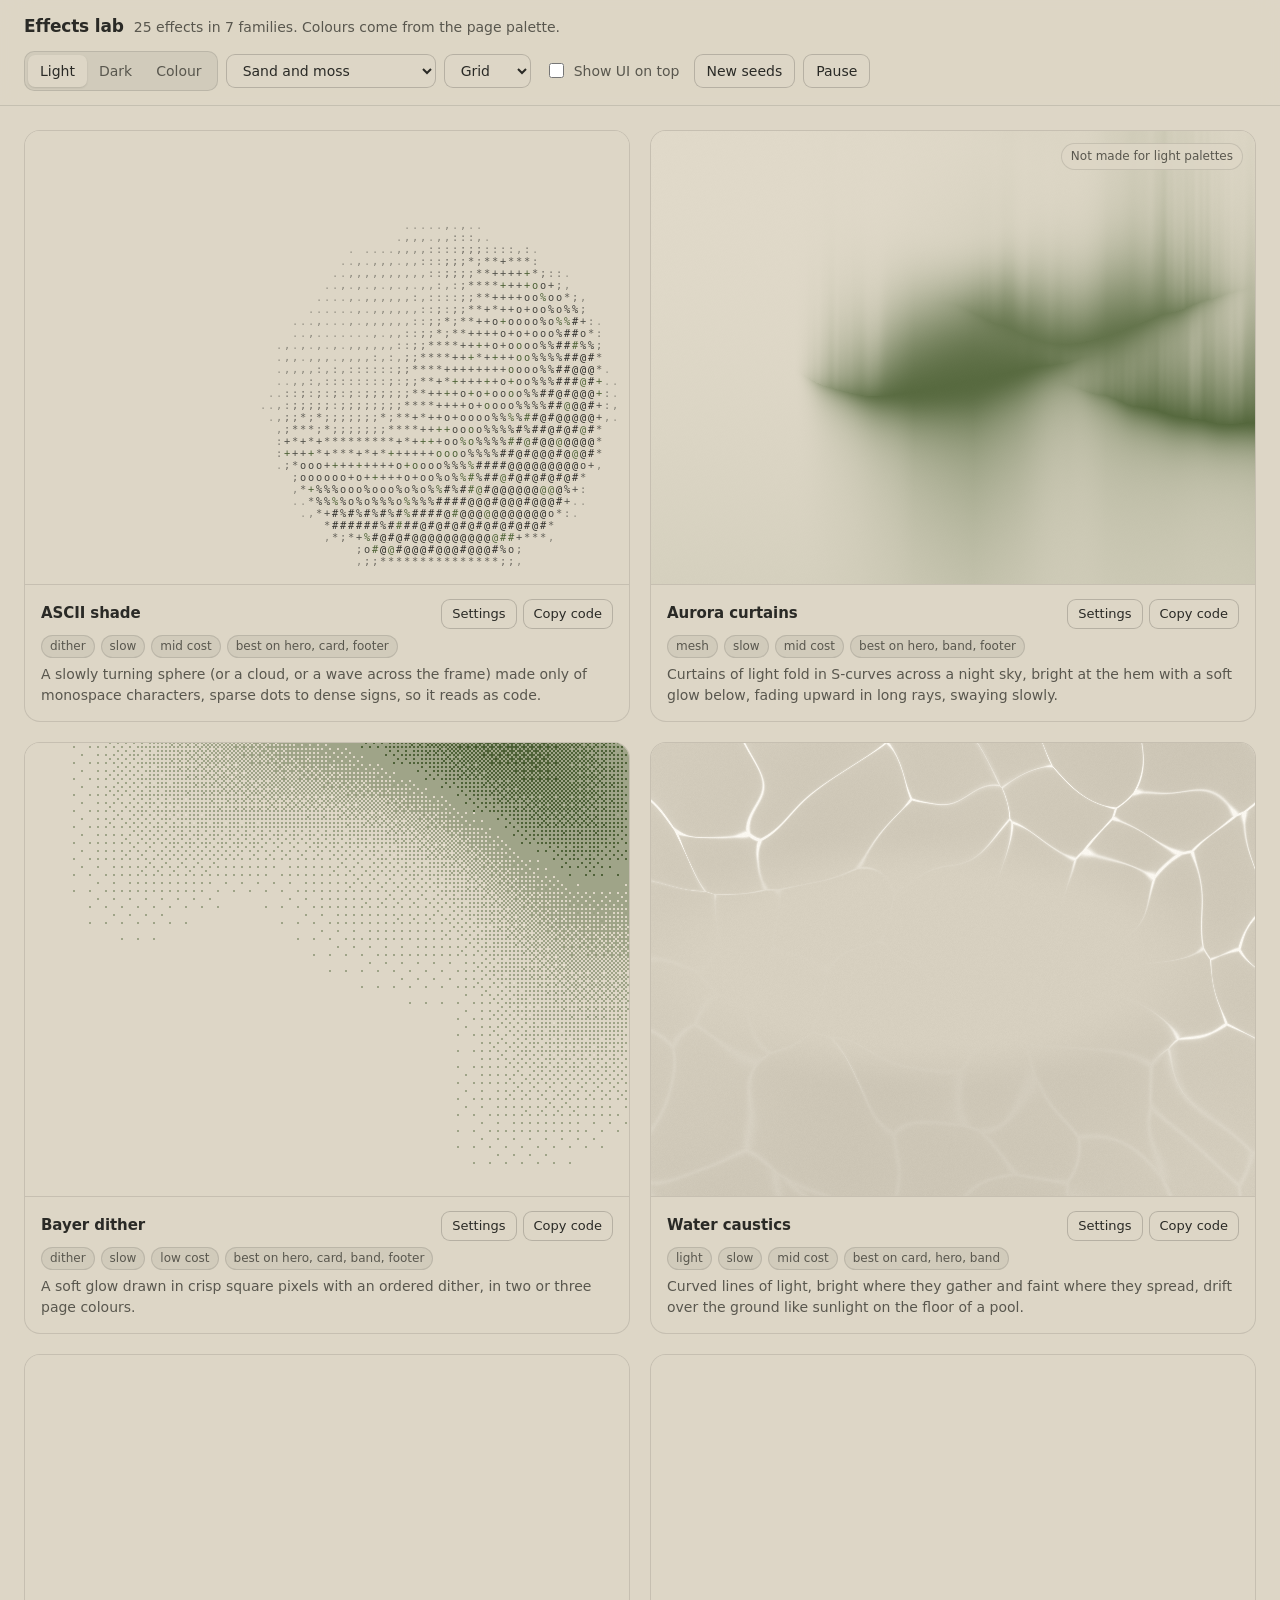
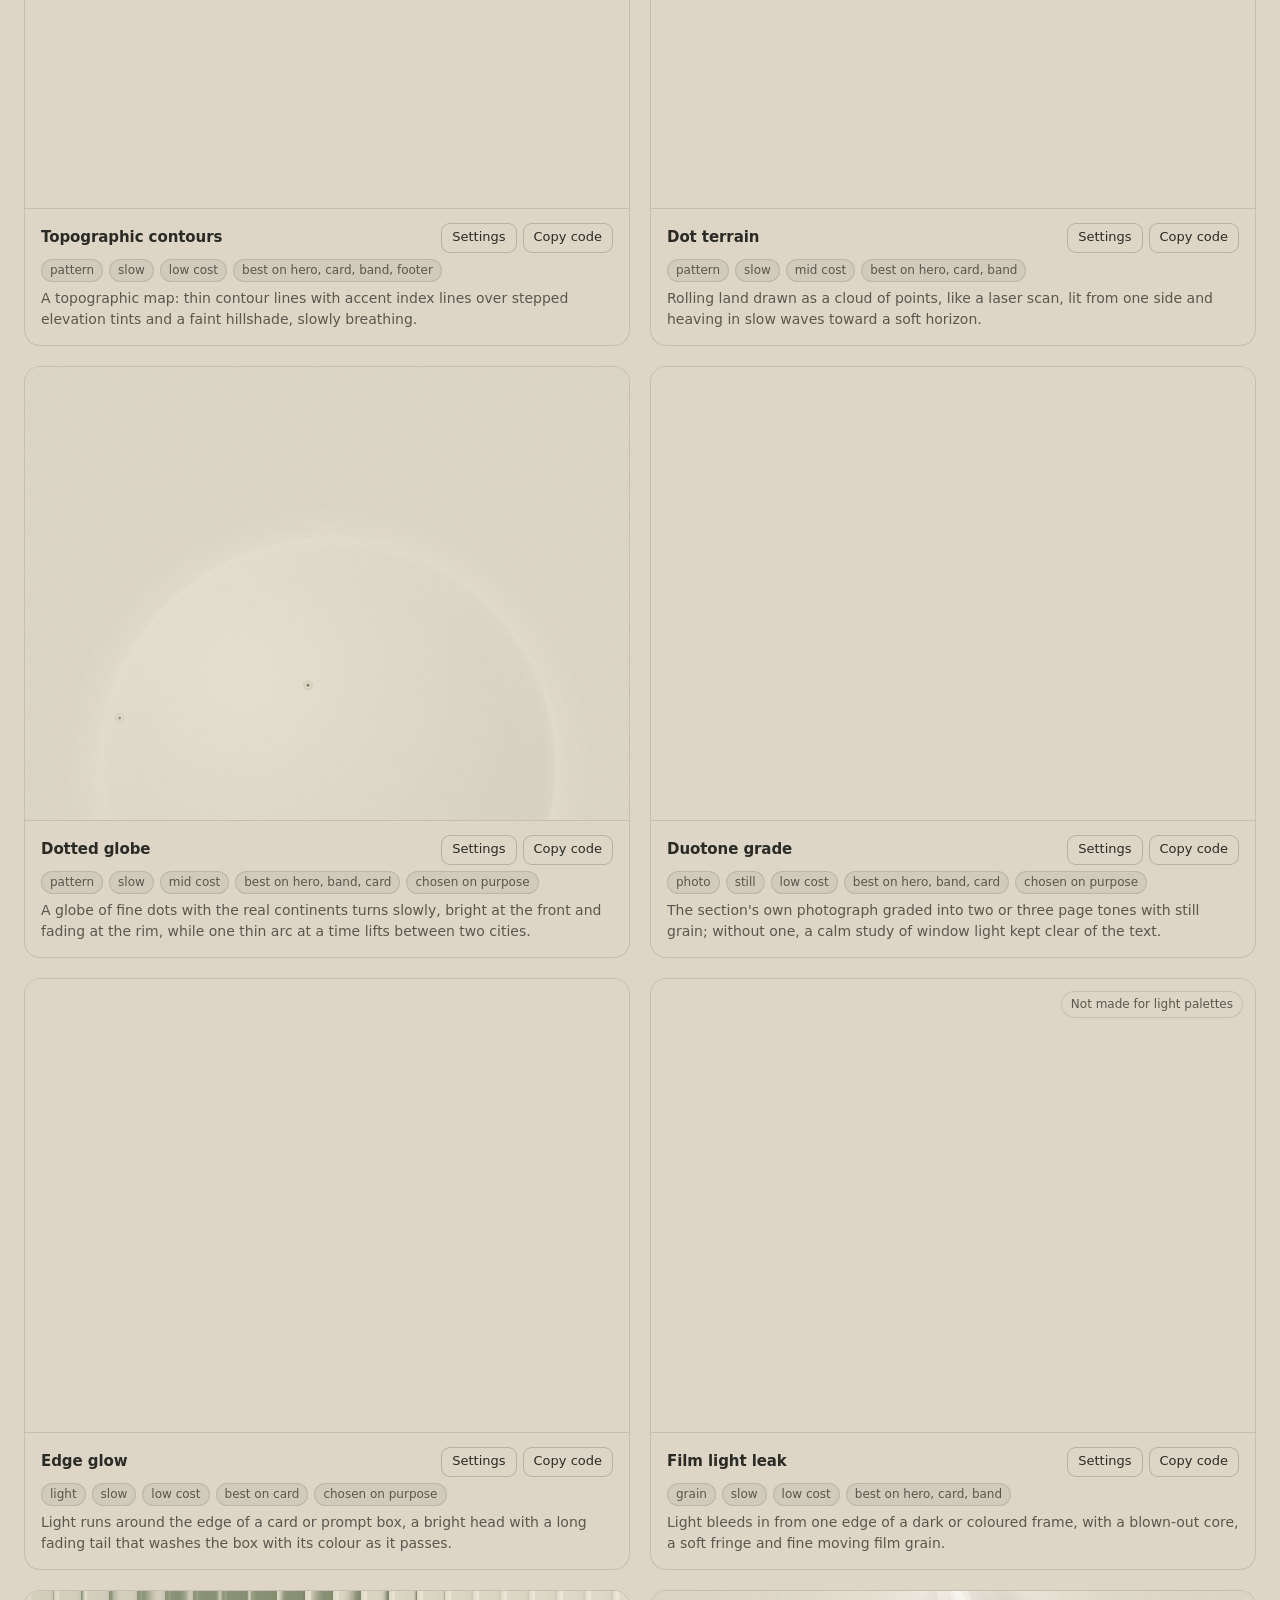
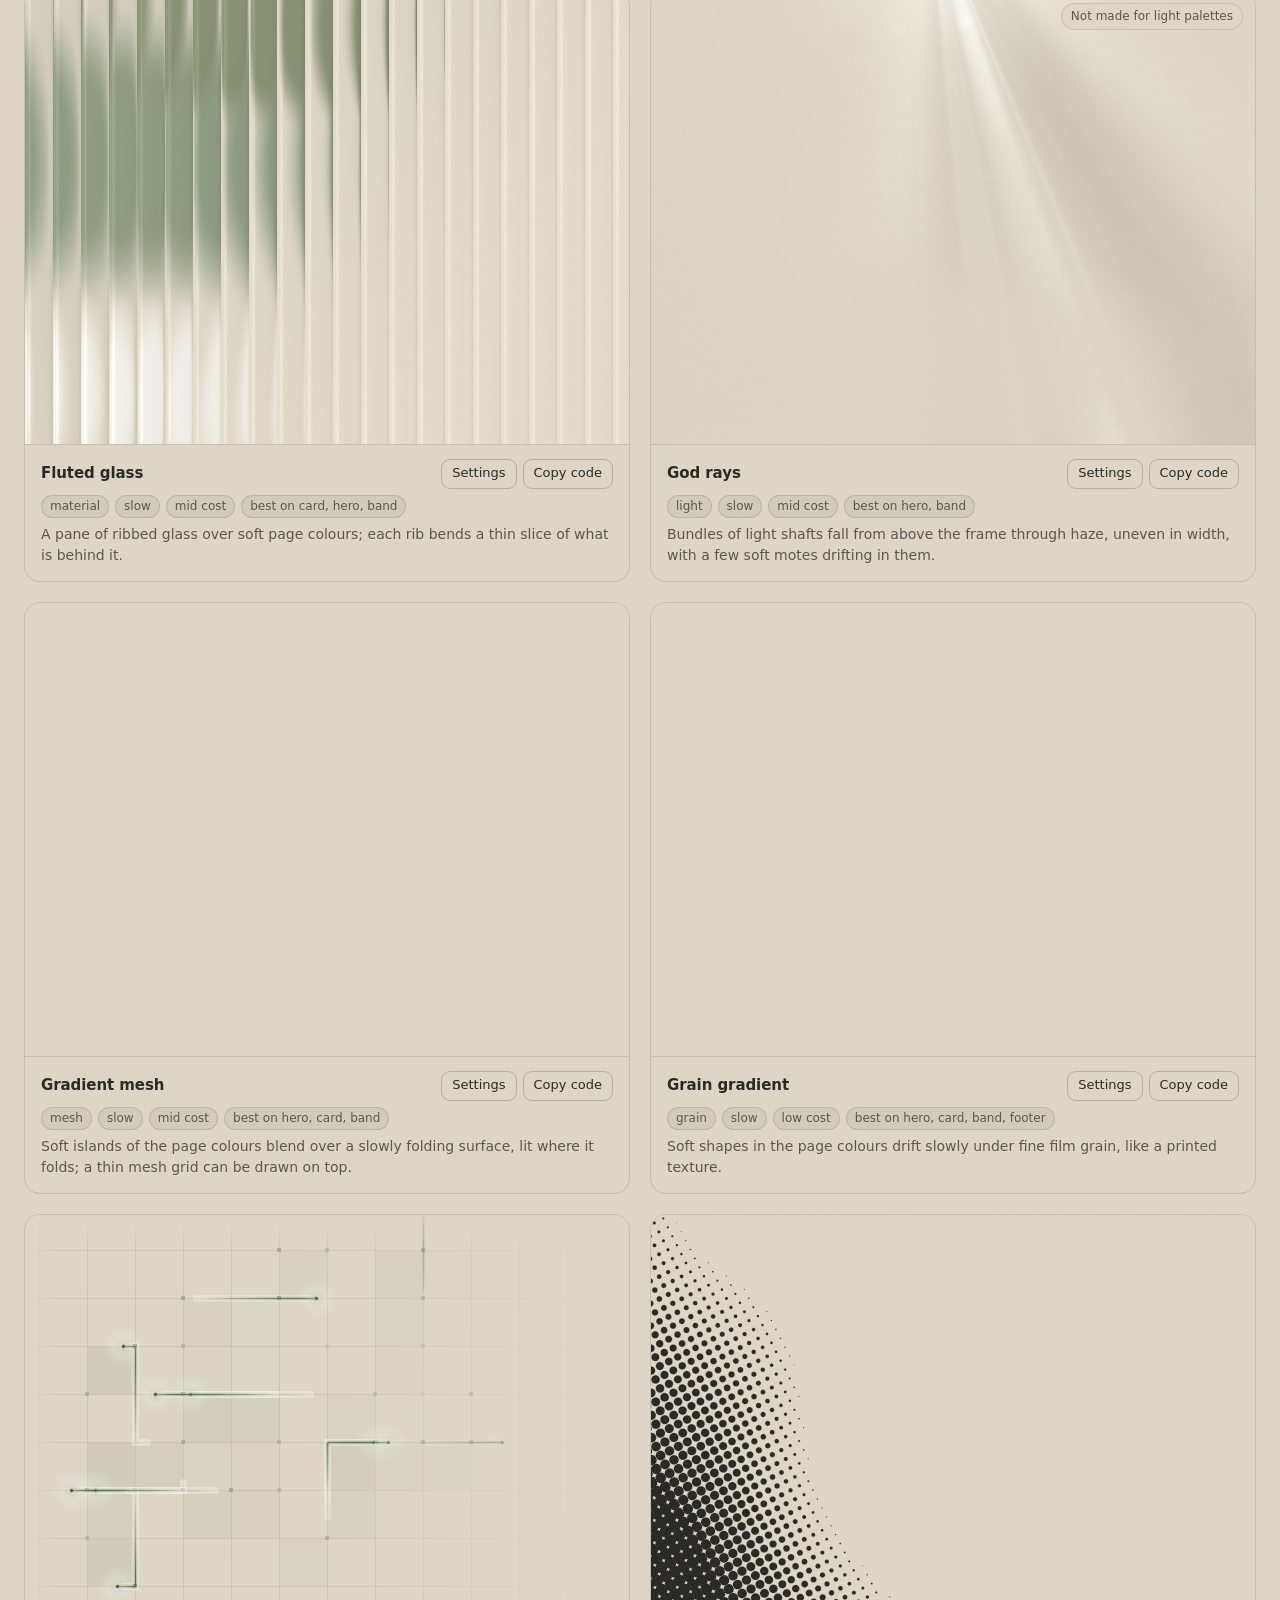
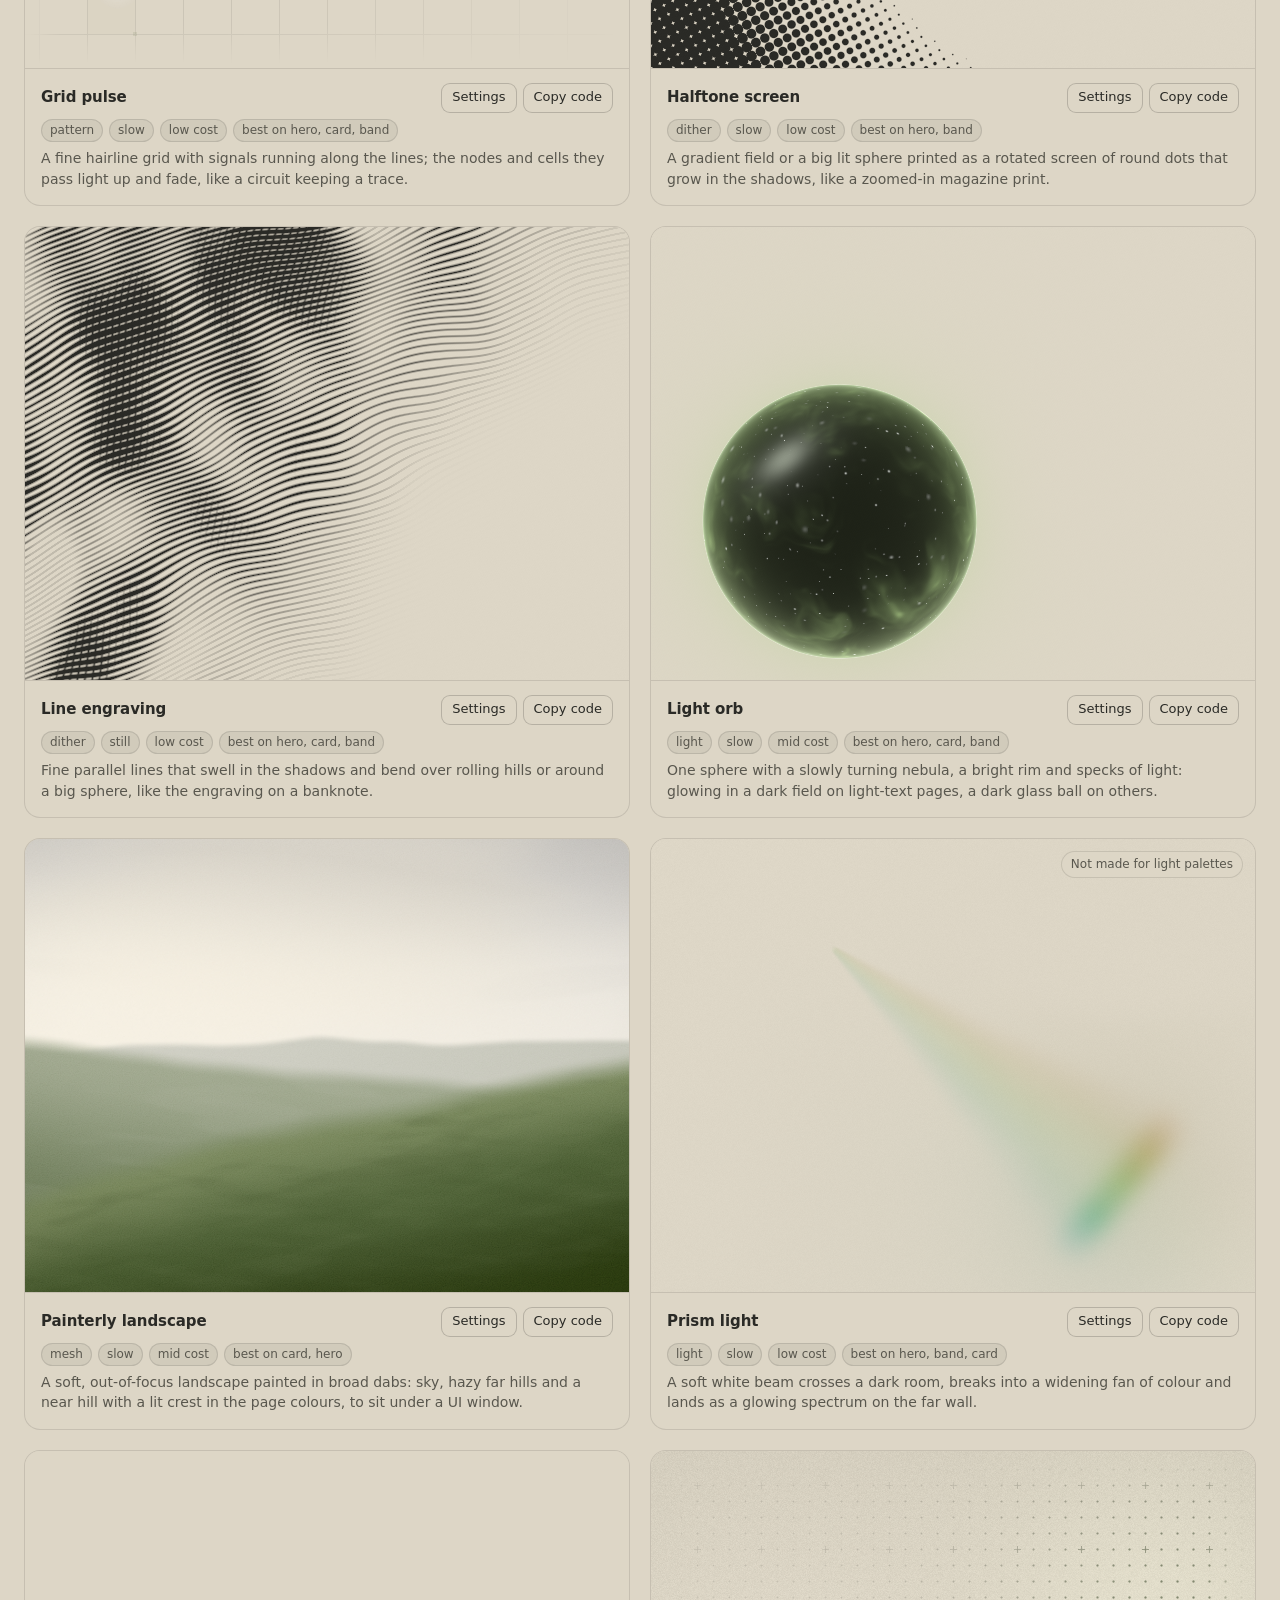
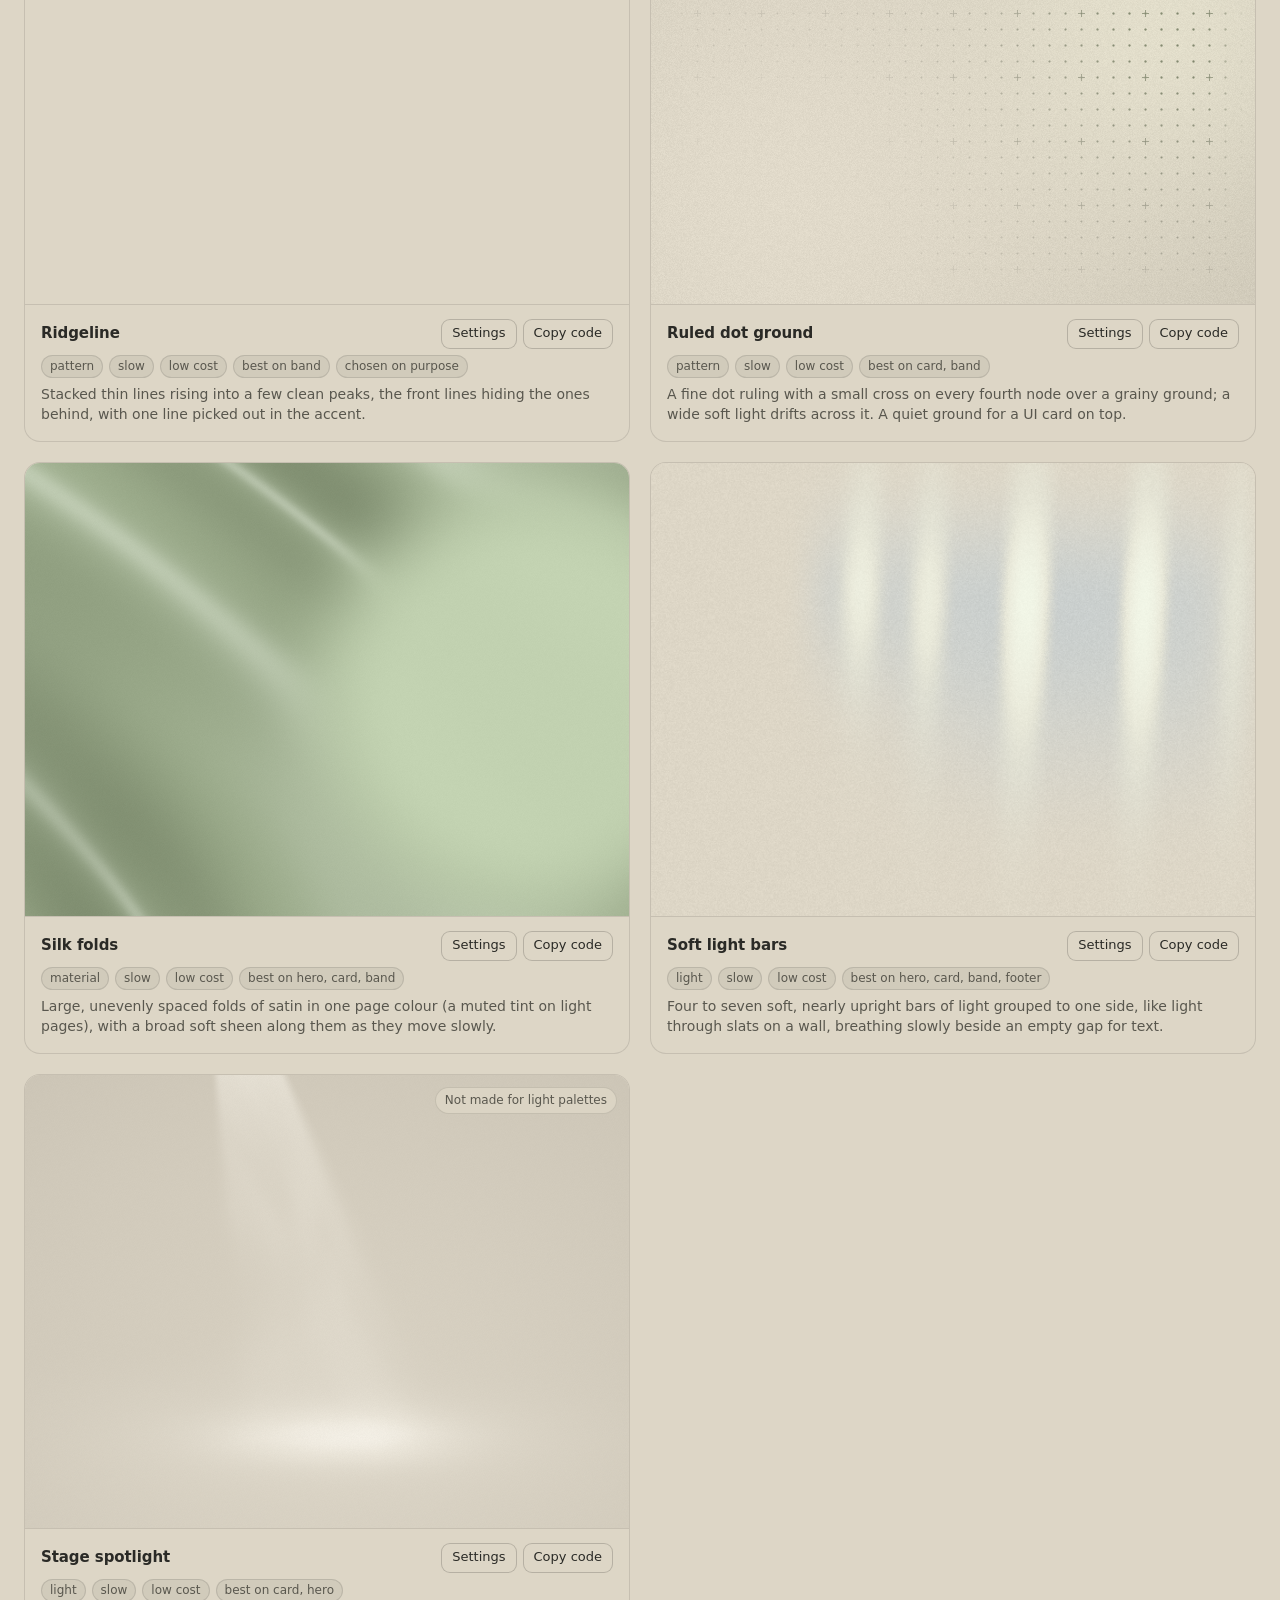
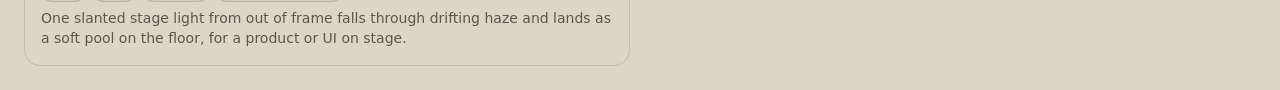
<file: assets/effects/lab.html>
<!doctype html>
<html lang="en">
<head>
<script>window.__tpGlMax = 16;   /* a gallery shows many live effects at once; a page of a site keeps the default 4 (fx.js) */</script>
<meta charset="utf-8">
<meta name="viewport" content="width=device-width, initial-scale=1">
<title>Effects lab</title>
<link rel="icon" href="data:,">
<style>
  :root {
    --bg: #ddd6c6; --surface: #d2cab8; --ink: #2a2a26; --muted: #59574e; --accent: #4f6238; --accent-ink: #ffffff;
    --line: color-mix(in oklab, var(--ink) 13%, transparent);
    --line-strong: color-mix(in oklab, var(--ink) 22%, transparent);
    --chip: color-mix(in oklab, var(--ink) 6%, var(--bg));
    --radius: 16px;
    color-scheme: light;
  }
  * { box-sizing: border-box; }
  html { -webkit-text-size-adjust: 100%; }
  body {
    margin: 0; background: var(--bg); color: var(--ink);
    font: 14px/1.45 ui-sans-serif, system-ui, -apple-system, "Segoe UI", Roboto, "Helvetica Neue", Arial, sans-serif;
    -webkit-font-smoothing: antialiased;
  }
  button, select, input { font: inherit; color: inherit; }
  .bar {
    position: sticky; top: 0; z-index: 20;
    display: flex; flex-wrap: wrap; align-items: center; justify-content: space-between; gap: 12px 20px;
    padding: 14px 24px; background: color-mix(in oklab, var(--bg) 90%, transparent);
    backdrop-filter: saturate(1.2) blur(14px); -webkit-backdrop-filter: saturate(1.2) blur(14px);
    border-bottom: 1px solid var(--line);
  }
  .title { display: flex; align-items: baseline; gap: 10px; min-width: 0; }
  .title h1 { margin: 0; font-size: 17px; font-weight: 640; letter-spacing: -0.01em; }
  .title p { margin: 0; color: var(--muted); white-space: nowrap; overflow: hidden; text-overflow: ellipsis; }
  .controls { display: flex; flex-wrap: wrap; align-items: center; gap: 8px; }
  .seg { display: inline-flex; padding: 3px; border-radius: 10px; background: var(--chip); border: 1px solid var(--line); }
  .seg button { border: 0; background: transparent; padding: 6px 12px; border-radius: 7px; cursor: pointer; color: var(--muted); }
  .seg button[aria-pressed="true"] { background: var(--bg); color: var(--ink); box-shadow: 0 1px 2px color-mix(in oklab, var(--ink) 14%, transparent); }
  .btn, select {
    height: 34px; padding: 0 12px; border-radius: 9px; border: 1px solid var(--line-strong); background: var(--bg);
    cursor: pointer; display: inline-flex; align-items: center; gap: 6px;
  }
  .btn:hover, select:hover { border-color: color-mix(in oklab, var(--ink) 35%, transparent); }
  .btn.primary { background: var(--ink); color: var(--bg); border-color: var(--ink); }
  label.check { display: inline-flex; align-items: center; gap: 7px; padding: 0 6px; cursor: pointer; color: var(--muted); }
  label.check input { accent-color: var(--accent); width: 15px; height: 15px; }
  select { max-width: 210px; }

  .grid {
    display: grid; gap: 20px; padding: 24px; max-width: 1680px; margin: 0 auto;
    grid-template-columns: repeat(auto-fit, minmax(min(100%, 400px), 1fr));
  }
  body[data-layout="wide"] .grid { grid-template-columns: 1fr; max-width: 1280px; }
  body[data-layout="hero"] .grid { grid-template-columns: 1fr; max-width: none; padding: 0; gap: 0; }
  .tile { border: 1px solid var(--line); border-radius: var(--radius); overflow: hidden; background: var(--bg); display: flex; flex-direction: column; min-width: 0; }
  body[data-layout="hero"] .tile { border-radius: 0; border-width: 0 0 1px; }
  .stage { position: relative; aspect-ratio: 4 / 3; overflow: hidden; }
  body[data-layout="wide"] .stage { aspect-ratio: 16 / 9; }
  body[data-layout="hero"] .stage { aspect-ratio: auto; height: 100vh; min-height: 560px; }
  .stage[data-unfit]::after {
    content: attr(data-unfit); position: absolute; top: 12px; right: 12px; padding: 4px 9px; border-radius: 999px;
    font-size: 12px; background: color-mix(in oklab, var(--bg) 85%, transparent); color: var(--muted); border: 1px solid var(--line);
  }

  /* sample content that sits on the effect */
  .sample { position: absolute; inset: 0; display: none; pointer-events: none; }
  body[data-ui="1"] .sample { display: block; }
  .sample-card {
    position: absolute; left: 22px; bottom: 22px; width: min(232px, calc(100% - 44px));
    display: grid; grid-template-columns: 36px 1fr; gap: 10px; align-items: center;
    padding: 12px 14px 12px 12px; border-radius: 12px; background: var(--surface); color: var(--ink);
    box-shadow: 0 1px 1px color-mix(in oklab, var(--ink) 8%, transparent), 0 10px 30px -12px rgb(0 0 0 / 0.3);
    border: 1px solid color-mix(in oklab, var(--ink) 8%, transparent);
  }
  .sample-card .ic {
    width: 36px; height: 36px; border-radius: 8px; background: var(--bg);
    background-image: radial-gradient(color-mix(in oklab, var(--ink) 55%, transparent) 1.1px, transparent 1.4px);
    background-size: 6px 6px; background-position: 3px 3px; border: 1px solid var(--line);
  }
  .sample-card b { display: block; font-size: 13px; font-weight: 600; }
  .sample-card span { display: block; font-size: 12px; color: var(--muted); font-variant-numeric: tabular-nums; }
  .sample-card .track { grid-column: 1 / -1; height: 4px; border-radius: 4px; background: color-mix(in oklab, var(--ink) 12%, transparent); position: relative; }
  .sample-card .track i { position: absolute; inset: 0 45% 0 0; border-radius: inherit; background: var(--accent); }
  .sample-head { position: absolute; left: 24px; top: 22px; right: 24px; color: var(--ink); }
  .sample-head b { display: block; font-size: clamp(18px, 2.2vw, 30px); font-weight: 640; letter-spacing: -0.02em; line-height: 1.1; max-width: 16ch; }
  .sample-head span { display: block; margin-top: 6px; color: var(--muted); max-width: 34ch; }
  body[data-layout="hero"] .sample-head { left: 48px; top: auto; bottom: 30vh; }
  body[data-layout="hero"] .sample-head b { font-size: clamp(36px, 5vw, 72px); }
  body[data-layout="hero"] .sample-card { left: 48px; bottom: 48px; }

  /* card layout: a feature card with an inset effect panel and a small UI window on it */
  .card-head { display: none; }
  body[data-layout="card"] .grid { grid-template-columns: repeat(auto-fit, minmax(min(100%, 460px), 1fr)); max-width: 1240px; gap: 16px; }
  body[data-layout="card"] .tile { padding: 22px; border: 0; background: color-mix(in oklab, var(--ink) 4.5%, var(--bg)); border-radius: 18px; }
  body[data-layout="card"] .card-head { display: block; }
  .card-head b { display: block; font-size: 15px; font-weight: 620; }
  .card-head p { margin: 4px 0 0; color: var(--muted); max-width: 52ch; }
  body[data-layout="card"] .stage { margin-top: 18px; border-radius: 12px; aspect-ratio: 16 / 10; }
  body[data-layout="card"] .info { display: none; }
  body[data-layout="card"] .sample { display: block; }
  body[data-layout="card"] .sample-head, body[data-layout="card"] .sample-card { display: none; }
  .window { display: none; }
  body[data-layout="card"] .window {
    display: block; position: absolute; left: 50%; top: 54%; transform: translate(-50%, -50%); width: 64%;
    border-radius: 10px; background: var(--surface); color: var(--ink);
    box-shadow: 0 1px 0 color-mix(in oklab, var(--ink) 6%, transparent), 0 18px 40px -16px rgb(0 0 0 / 0.35);
    border: 1px solid color-mix(in oklab, var(--ink) 10%, transparent); overflow: hidden; font-size: 12px;
  }
  .window .wbar { display: flex; align-items: center; gap: 5px; padding: 8px 10px; border-bottom: 1px solid var(--line); }
  .window .wbar i { width: 7px; height: 7px; border-radius: 50%; background: color-mix(in oklab, var(--ink) 22%, transparent); }
  .window .wbar span { margin-left: 8px; color: var(--muted); }
  .window .wbody { padding: 12px 12px 14px; display: grid; gap: 8px; }
  .window .wrow { display: flex; align-items: center; justify-content: space-between; gap: 10px; }
  .window .wrow em { font-style: normal; color: var(--muted); font-variant-numeric: tabular-nums; }
  .window .wbtn { justify-self: start; margin-top: 2px; padding: 5px 10px; border-radius: 7px; background: var(--accent); color: var(--accent-ink); font-weight: 600; }
  .info { padding: 14px 16px 16px; display: grid; gap: 4px; border-top: 1px solid var(--line); }
  body[data-layout="hero"] .info { display: none; }
  .info-top { display: flex; align-items: center; justify-content: space-between; gap: 12px; }
  .info h2 { margin: 0; font-size: 15px; font-weight: 620; letter-spacing: -0.005em; }
  .tags { display: flex; flex-wrap: wrap; gap: 6px; margin: 2px 0 2px; }
  .tags span { font-size: 12px; padding: 2px 8px; border-radius: 999px; background: var(--chip); color: var(--muted); border: 1px solid var(--line); }
  .look { margin: 0; color: var(--muted); }
  .actions { display: flex; gap: 6px; flex: none; }
  .actions .btn { height: 30px; padding: 0 10px; font-size: 13px; }

  .params { display: none; padding: 4px 16px 16px; gap: 10px 18px; grid-template-columns: repeat(auto-fill, minmax(170px, 1fr)); }
  .tile.open .params { display: grid; }
  .param { display: grid; gap: 4px; }
  .param label { display: flex; justify-content: space-between; font-size: 12px; color: var(--muted); }
  .param output { color: var(--ink); font-variant-numeric: tabular-nums; }
  .param input[type=range] { width: 100%; accent-color: var(--ink); margin: 0; }
  .params .row { grid-column: 1 / -1; display: flex; gap: 8px; align-items: center; }
  .params .row input { width: 90px; height: 30px; border-radius: 8px; border: 1px solid var(--line-strong); background: var(--bg); padding: 0 8px; }

  .empty { padding: 80px 24px; text-align: center; color: var(--muted); }
  .toast {
    position: fixed; left: 50%; bottom: 24px; transform: translate(-50%, 20px); opacity: 0; pointer-events: none;
    background: var(--ink); color: var(--bg); padding: 9px 14px; border-radius: 10px; transition: .25s ease; z-index: 30;
  }
  .toast.on { opacity: 1; transform: translate(-50%, 0); }
  @media (max-width: 640px) {
    .bar { padding: 12px 16px; }
    .grid { padding: 16px; gap: 16px; }
    .title p { display: none; }
  }
</style>
</head>
<body data-layout="grid">
<header class="bar">
  <div class="title">
    <h1>Effects lab</h1>
    <p id="count"></p>
  </div>
  <div class="controls">
    <div class="seg" role="group" aria-label="Palette type">
      <button type="button" data-kind="light">Light</button>
      <button type="button" data-kind="dark">Dark</button>
      <button type="button" data-kind="colour">Colour</button>
    </div>
    <select id="pal" aria-label="Palette"></select>
    <select id="layout" aria-label="Layout"><option value="grid">Grid</option><option value="card">Cards</option><option value="wide">Wide</option><option value="hero">Hero</option></select>
    <label class="check"><input type="checkbox" id="ui"> Show UI on top</label>
    <button type="button" class="btn" id="reseed">New seeds</button>
    <button type="button" class="btn" id="pause">Pause</button>
  </div>
</header>
<main class="grid" id="grid"></main>
<div class="toast" id="toast" role="status"></div>
<script id="palettes" type="application/json">[{"id":"white-link-blue","name":"Sheet and biro","bg":"#ffffff","surface":"#f4f4f4","ink":"#111111","muted":"#6b6b6b","accent":"#1a4be0","accentInk":"#ffffff"},{"id":"cool-white-slate","name":"Frost and slate","bg":"#f7f9fa","surface":"#ecf0f2","ink":"#1f3038","muted":"#5d6b72","accent":"#0d7480","accentInk":"#ffffff"},{"id":"rose-grey-green","name":"Rose grey, green","bg":"#ebe5e3","surface":"#e1dad7","ink":"#2b2622","muted":"#6a615d","accent":"#0f7d45","accentInk":"#ffffff"},{"id":"paper-grey-brass","name":"Newsprint and brass","bg":"#e8e8e3","surface":"#dcdcd6","ink":"#181715","muted":"#63625c","accent":"#bfb21a","accentInk":"#181715"},{"id":"stone-blueprint","name":"Stone and blueprint","bg":"#dfdedb","surface":"#d3d2ce","ink":"#26251e","muted":"#5f5d55","accent":"#2456d6","accentInk":"#ffffff"},{"id":"white-navy-tab","name":"Navy on white","bg":"#ffffff","surface":"#f4f4f2","ink":"#1f2b4d","muted":"#6a7186","accent":"#f7941d","accentInk":"#1f2b4d"},{"id":"three-stones","name":"Three stones","bg":"#eeecea","surface":"#e4e1dd","ink":"#333231","muted":"#6b6763","accent":"#5c6b54","accentInk":"#ffffff"},{"id":"putty-black-teal","name":"Putty and black","bg":"#dedad3","surface":"#d3cec6","ink":"#0a0a0a","muted":"#5c5852","accent":"#256f82","accentInk":"#ffffff"},{"id":"moss-sand","name":"Sand and moss","bg":"#ddd6c6","surface":"#d2cab8","ink":"#2a2a26","muted":"#59574e","accent":"#4f6238","accentInk":"#ffffff"},{"id":"green-mat-chocolate","name":"Bone, green, chocolate","bg":"#e5e1d8","surface":"#dad5ca","ink":"#2a1d17","muted":"#6b5b51","accent":"#456f3a","accentInk":"#ffffff"},{"id":"lunar-grey-bronze","name":"Lunar and bronze","bg":"#111111","surface":"#1c1c1c","ink":"#f2f2f2","muted":"#8f8f8f","accent":"#a08672","accentInk":"#111111"},{"id":"blue-black-cornflower","name":"Night and sky blue","bg":"#0a0d14","surface":"#131824","ink":"#e9edf3","muted":"#8891a1","accent":"#5ab9fc","accentInk":"#0a0d14"},{"id":"green-black-bone","name":"Green-black and bone","bg":"#161c1a","surface":"#1f2725","ink":"#e3e2da","muted":"#8e948d","accent":"#9fc7b8","accentInk":"#161c1a"},{"id":"black-crimson","name":"Black and crimson","bg":"#0a0a0a","surface":"#151515","ink":"#efefef","muted":"#8c8c8c","accent":"#b11226","accentInk":"#ffffff"},{"id":"forest-pale-lime","name":"Forest and lime","bg":"#0f1f10","surface":"#162a17","ink":"#ffffff","muted":"#9aa39a","accent":"#c6f19d","accentInk":"#0f1f10"},{"id":"charcoal-room-sage","name":"Charcoal and sage","bg":"#1c1c1c","surface":"#262626","ink":"#f1f1ef","muted":"#9a9b96","accent":"#8fa68e","accentInk":"#1c1c1c"},{"id":"warm-black-gold","name":"Warm black, gold","bg":"#0c0a08","surface":"#181512","ink":"#ffffff","muted":"#8f8a84","accent":"#c9a45a","accentInk":"#0c0a08"},{"id":"graphite-safety-orange","name":"Graphite and orange","bg":"#18191b","surface":"#222427","ink":"#eff0f1","muted":"#9c9ea3","accent":"#ff4a1f","accentInk":"#18191b"},{"id":"soot-pale-lime","name":"Soot and lime","bg":"#0f0f0f","surface":"#1a1a1a","ink":"#ffffff","muted":"#8f8f8f","accent":"#dafa9c","accentInk":"#0f0f0f"},{"id":"plum-black-pink","name":"Plum-black and pink","bg":"#0d060b","surface":"#1b0e17","ink":"#ffffff","muted":"#9a8f97","accent":"#ff488b","accentInk":"#0d060b"},{"id":"white-signal-red","name":"Signal red, white","bg":"#ffffff","surface":"#f2f2f2","ink":"#0a0a0a","muted":"#6b6b6b","accent":"#d92b21","accentInk":"#ffffff"},{"id":"white-mint-tiles","name":"Greys and mint","bg":"#ffffff","surface":"#f3f3f3","ink":"#232323","muted":"#6e6e6e","accent":"#a1ffcb","accentInk":"#232323"},{"id":"cool-grey-cobalt","name":"Cool grey, cobalt","bg":"#eef0f3","surface":"#e2e5ea","ink":"#0b0c0e","muted":"#5d6470","accent":"#1f2de6","accentInk":"#ffffff"},{"id":"offwhite-bottle-yellow","name":"Bottle ink, yellow","bg":"#f7f7f7","surface":"#ebebeb","ink":"#0d2a1c","muted":"#5f6b64","accent":"#f6e016","accentInk":"#0d2a1c"},{"id":"teal-on-paper","name":"Teal on paper","bg":"#f7f9f8","surface":"#ebf0ee","ink":"#06525c","muted":"#2f737d","accent":"#06525c","accentInk":"#f7f9f8"},{"id":"navy-pink","name":"Navy and pink","bg":"#1a2039","surface":"#212846","ink":"#f9a3c0","muted":"#b9879c","accent":"#f9a3c0","accentInk":"#1a2039"},{"id":"blush-aubergine","name":"Blush and aubergine","bg":"#edccbe","surface":"#e8c2b2","ink":"#351a2b","muted":"#6c4857","accent":"#351a2b","accentInk":"#edccbe"},{"id":"cobalt-on-sand","name":"Cobalt on sand","bg":"#e6dbc7","surface":"#ddd0b9","ink":"#062b8a","muted":"#3a5aa8","accent":"#062b8a","accentInk":"#e6dbc7"},{"id":"oxblood-grey","name":"Oxblood and grey","bg":"#e2e2e2","surface":"#d6d6d6","ink":"#7d0c14","muted":"#7a4a4e","accent":"#7d0c14","accentInk":"#e2e2e2"},{"id":"olive-on-bone","name":"Olive on bone","bg":"#ecebe7","surface":"#e1dfd9","ink":"#38450f","muted":"#5d683a","accent":"#38450f","accentInk":"#ecebe7"},{"id":"burgundy-bubblegum","name":"Burgundy and bubblegum","bg":"#3d0012","surface":"#4d0519","ink":"#ff99d3","muted":"#c77aa0","accent":"#ff99d3","accentInk":"#3d0012"},{"id":"bottle-green-gold","name":"Bottle green, gold","bg":"#133621","surface":"#1a4429","ink":"#f4d96c","muted":"#b3a55e","accent":"#f4d96c","accentInk":"#133621"},{"id":"cobalt-field","name":"Cobalt field","bg":"#0034eb","surface":"#002fd6","ink":"#ffffff","muted":"#dfe4f2","accent":"#e9e34a","accentInk":"#111111"},{"id":"mustard-field","name":"Mustard and black","bg":"#e1ac10","surface":"#cd9d0f","ink":"#0b0b0b","muted":"#4d3d0a","accent":"#24338f","accentInk":"#ffffff"},{"id":"carmine-field","name":"Carmine field","bg":"#9c1220","surface":"#8a101c","ink":"#ffffff","muted":"#f0b9bd","accent":"#ffd9dc","accentInk":"#9c1220"},{"id":"pink-field-lime","name":"Bubblegum and lime","bg":"#ff87ab","surface":"#ff739d","ink":"#0a0a0a","muted":"#6b1f3a","accent":"#def915","accentInk":"#0a0a0a"},{"id":"sky-field-navy","name":"Sky and navy","bg":"#6bb4ee","surface":"#7dbdf0","ink":"#0e1822","muted":"#1b3d5c","accent":"#ff5a1f","accentInk":"#0e1822"},{"id":"orange-field-black","name":"Orange and black","bg":"#ff7a1f","surface":"#ff8633","ink":"#050f16","muted":"#5a2306","accent":"#050f16","accentInk":"#ff7a1f"},{"id":"tobacco-olive","name":"Tobacco and olive","bg":"#472913","surface":"#55321a","ink":"#e4e0cf","muted":"#b39f84","accent":"#525e1b","accentInk":"#e4e0cf"},{"id":"poster-chapters","name":"Poster chapters","bg":"#e6e0d2","surface":"#dcd5c5","ink":"#1a1a1a","muted":"#5f5b52","accent":"#18bc42","accentInk":"#1a1a1a"},{"id":"blue-red-black","name":"Blue, red, black","bg":"#ffffff","surface":"#f3f3f3","ink":"#0a0a0a","muted":"#6b6b6b","accent":"#1f30e0","accentInk":"#ffffff"},{"id":"charcoal-primaries","name":"Charcoal and primaries","bg":"#191919","surface":"#242424","ink":"#ffffff","muted":"#9a9a9a","accent":"#0c7866","accentInk":"#ffffff"},{"id":"ultramarine-yellow","name":"Ultramarine and yellow","bg":"#1423b8","surface":"#1220a6","ink":"#ffffff","muted":"#e4e2d6","accent":"#1fc27a","accentInk":"#0a0a0a"},{"id":"candy-chapters","name":"Candy chapters","bg":"#ffd249","surface":"#f5c63c","ink":"#0a0a0a","muted":"#5e4a0a","accent":"#f53fd6","accentInk":"#0a0a0a"},{"id":"orange-sky-lime","name":"Orange, sky, lime","bg":"#ff8126","surface":"#ff8d3a","ink":"#111111","muted":"#5c2a05","accent":"#de194b","accentInk":"#ffffff"},{"id":"post-red-mustard","name":"Post red, mustard","bg":"#e2dccf","surface":"#d7d0c1","ink":"#2a1110","muted":"#6b524c","accent":"#4a6f84","accentInk":"#ffffff"},{"id":"mint-orange-grey","name":"Grey, mint, orange","bg":"#ffffff","surface":"#f5f5f5","ink":"#000000","muted":"#666666","accent":"#a7ff9c","accentInk":"#000000"},{"id":"report-blocks","name":"Report blocks","bg":"#ffffff","surface":"#f6f6f6","ink":"#000000","muted":"#5f5f5f","accent":"#fe7141","accentInk":"#000000"},{"id":"card-pastels","name":"Card pastels","bg":"#f7f7f5","surface":"#ebebe8","ink":"#000000","muted":"#666662","accent":"#d0106f","accentInk":"#ffffff"},{"id":"mint-pink-accounts","name":"Mint and pink","bg":"#f8f8f8","surface":"#eeeeee","ink":"#0a0a0a","muted":"#6a6a6a","accent":"#1f6b3a","accentInk":"#ffffff"},{"id":"swap-pastels","name":"Swapping pastels","bg":"#c3d7e5","surface":"#d0e0eb","ink":"#141414","muted":"#4a5068","accent":"#0f5257","accentInk":"#ffffff"},{"id":"blush-sage-slate","name":"Blush, sage, slate","bg":"#a6b3bc","surface":"#b2bdc5","ink":"#1c1c1c","muted":"#38424a","accent":"#2c3620","accentInk":"#e3e2da"},{"id":"candy-on-black","name":"Candy on black","bg":"#000000","surface":"#0d0d0d","ink":"#ffffff","muted":"#999999","accent":"#93f1f7","accentInk":"#000000"},{"id":"sky-sand","name":"Sky and sand","bg":"#cbe4f2","surface":"#bcdcee","ink":"#0a0a0a","muted":"#44606e","accent":"#b0298f","accentInk":"#ffffff"},{"id":"studio-grey","name":"Studio grey","bg":"#a8a8aa","surface":"#b4b4b6","ink":"#0e0e0e","muted":"#3a3a3c","accent":"#1f5c49","accentInk":"#ffffff"},{"id":"walnut-tan","name":"Walnut and tan","bg":"#2b2216","surface":"#382d1e","ink":"#e4e2da","muted":"#a39a8b","accent":"#bda38b","accentInk":"#2b2216"}]</script>
<script id="presets" type="application/json">{"light":"moss-sand","dark":"blue-black-cornflower","colour":"cobalt-field"}</script>
<script type="module">
  import fx from './fx.js';

  const q = new URLSearchParams(location.search);
  const PALETTES = JSON.parse(document.getElementById('palettes').textContent);
  const PRESETS = JSON.parse(document.getElementById('presets').textContent);
  const byId = Object.fromEntries(PALETTES.map(p => [p.id, p]));
  const $ = s => document.querySelector(s);
  const grid = $('#grid');

  if (q.has('fallback')) fx.config.forceFallback = true;
  if (q.has('webgl1')) fx.config.forceWebGL1 = true;
  if (q.has('time')) fx.setClock(+q.get('time'));
  document.body.dataset.layout = ['wide', 'hero', 'card'].includes(q.get('layout')) ? q.get('layout') : 'grid';
  $('#layout').value = document.body.dataset.layout;
  $('#layout').addEventListener('change', e => { document.body.dataset.layout = e.target.value; syncUrl(); });
  document.body.dataset.ui = q.get('ui') === '1' ? '1' : '0';
  $('#ui').checked = document.body.dataset.ui === '1';

  let palette = pickPalette(q.get('palette') || 'light');
  let paused = false;
  const tiles = [];

  function pickPalette(key) {
    const id = PRESETS[key] || key;
    return byId[id] || byId[PRESETS.light] || PALETTES[0];
  }
  function applyPalette(p) {
    const r = document.documentElement.style;
    r.setProperty('--bg', p.bg); r.setProperty('--surface', p.surface); r.setProperty('--ink', p.ink);
    r.setProperty('--muted', p.muted); r.setProperty('--accent', p.accent); r.setProperty('--accent-ink', p.accentInk);
    document.documentElement.style.colorScheme = fx.paletteKind(p) === 'light' ? 'light' : 'dark';
    const kind = fx.paletteKind(p);
    for (const b of document.querySelectorAll('.seg button')) b.setAttribute('aria-pressed', String(PRESETS[b.dataset.kind] === p.id));
    $('#pal').value = p.id;
    for (const t of tiles) {
      const fits = t.meta.palettes.includes(kind);
      if (fits) t.stage.removeAttribute('data-unfit'); else t.stage.setAttribute('data-unfit', `Not made for ${kind} palettes`);
      t.ctrl?.setPalette(fx.normalizePalette(p));
    }
  }
  function toast(msg) {
    const el = $('#toast'); el.textContent = msg; el.classList.add('on');
    clearTimeout(toast.t); toast.t = setTimeout(() => el.classList.remove('on'), 1600);
  }
  const fmt = (v, d) => (d.step && d.step >= 1 ? String(Math.round(v)) : (+v).toFixed(2));

  function snippet(t) {
    const p = t.ctrl.params, d = t.meta.params || {};
    const changed = Object.fromEntries(Object.entries(p).filter(([k, v]) => d[k] && v !== d[k].default));
    const attrs = [`data-fx="${t.meta.id}"`, `data-fx-seed="${t.ctrl.seed}"`];
    if (Object.keys(changed).length) attrs.push(`data-fx-params='${JSON.stringify(changed)}'`);
    return `<div ${attrs.join(' ')}></div>`;
  }

  function buildTile(meta, i) {
    const tile = document.createElement('article');
    tile.className = 'tile';
    tile.dataset.id = meta.id;
    tile.innerHTML = `
      <div class="card-head"><b></b><p></p></div>
      <div class="stage">
        <div class="sample" aria-hidden="true">
          <div class="window"><div class="wbar"><i></i><i></i><i></i><span>Settings</span></div>
            <div class="wbody"><div class="wrow"><span>Grain</span><em>0.60</em></div><div class="wrow"><span>Speed</span><em>0.50</em></div><span class="wbtn">Apply</span></div></div>
          <div class="sample-head"><b>A headline sits here</b><span>Secondary text, to check contrast on the effect.</span></div>
          <div class="sample-card"><div class="ic"></div><div><b></b><span></span></div><div class="track"><i></i></div></div>
        </div>
      </div>
      <div class="info">
        <div class="info-top">
          <h2></h2>
          <div class="actions">
            <button type="button" class="btn" data-act="params" aria-expanded="false">Settings</button>
            <button type="button" class="btn" data-act="copy">Copy code</button>
          </div>
        </div>
        <div class="tags"></div>
        <p class="look"></p>
      </div>
      <div class="params"></div>`;
    tile.querySelector('h2').textContent = meta.name;
    tile.querySelector('.card-head b').textContent = meta.name;
    tile.querySelector('.card-head p').textContent = meta.look;
    tile.querySelector('.window .wbar span').textContent = meta.name;
    const wk = Object.keys(meta.params || {}).slice(0, 2);
    tile.querySelectorAll('.window .wrow').forEach((row, n) => {
      const k = wk[n];
      if (!k) { row.remove(); return; }
      row.querySelector('span').textContent = k[0].toUpperCase() + k.slice(1);
      row.querySelector('em').textContent = fmt(meta.params[k].default, meta.params[k]);
    });
    tile.querySelector('.look').textContent = meta.look;
    tile.querySelector('.sample-card b').textContent = meta.name;
    const keys = Object.keys(meta.params || {}).slice(0, 2);
    tile.querySelector('.sample-card span').textContent = keys.map(k => `${k} ${fmt(meta.params[k].default, meta.params[k])}`).join(' · ');
    const tags = [meta.family, meta.motion, `${meta.cost} cost`, `best on ${meta.bestOn.join(', ')}`, ...(meta.random === false ? ['chosen on purpose'] : [])];
    tile.querySelector('.tags').append(...tags.map(s => Object.assign(document.createElement('span'), { textContent: s })));
    const stage = tile.querySelector('.stage');
    const seed = q.has('seed') ? (+q.get('seed') + i * 101) : 1000 + i * 37;
    const t = { meta, tile, stage, seed, ctrl: null };
    tile.querySelector('[data-act="copy"]').addEventListener('click', async () => {
      if (!t.ctrl) return;
      try { await navigator.clipboard.writeText(snippet(t)); toast('Code copied'); }
      catch (_) { prompt('Copy this code', snippet(t)); }
    });
    tile.querySelector('[data-act="params"]').addEventListener('click', e => {
      const open = tile.classList.toggle('open');
      e.currentTarget.setAttribute('aria-expanded', String(open));
    });
    buildParams(t);
    return t;
  }

  function buildParams(t) {
    const box = t.tile.querySelector('.params');
    box.innerHTML = '';
    for (const [k, d] of Object.entries(t.meta.params || {})) {
      const id = `${t.meta.id}-${k}`;
      const row = document.createElement('div');
      row.className = 'param';
      row.innerHTML = `<label for="${id}"><span>${k}</span><output></output></label><input type="range" id="${id}">`;
      const inp = row.querySelector('input'), out = row.querySelector('output');
      inp.min = d.min; inp.max = d.max; inp.step = d.step || (d.max - d.min) / 100; inp.value = d.default;
      out.textContent = fmt(d.default, d);
      inp.addEventListener('input', () => { out.textContent = fmt(+inp.value, d); t.ctrl?.set({ [k]: +inp.value }); });
      box.append(row);
    }
    const row = document.createElement('div');
    row.className = 'row';
    row.innerHTML = `<span>Seed</span><input type="number" min="0" max="9999" step="1"><button type="button" class="btn">Reset</button>`;
    const seedIn = row.querySelector('input');
    seedIn.value = t.seed;
    seedIn.addEventListener('change', () => { t.seed = +seedIn.value || 0; remount(t); });
    row.querySelector('button').addEventListener('click', () => { buildParams(t); remount(t); });
    box.append(row);
  }

  async function remount(t, params) {
    t.ctrl = await fx.mount(t.stage, t.meta.id, { palette: fx.normalizePalette(palette), params: params || currentParams(t), seed: t.seed });
    if (paused) t.ctrl.pause();
    t.tile.querySelector('.params .row input').value = t.seed;
    // the seed may place the calm area and focal point (fx.compose): show the values in use
    for (const [k, d] of Object.entries(t.meta.params || {})) {
      const inp = t.tile.querySelector(`#${t.meta.id}-${k}`);
      if (inp && t.ctrl.params[k] != null) { inp.value = t.ctrl.params[k]; inp.previousElementSibling.querySelector('output').textContent = fmt(t.ctrl.params[k], d); }
    }
  }
  function currentParams(t) {
    const out = {};
    for (const inp of t.tile.querySelectorAll('.param input')) out[inp.id.slice(t.meta.id.length + 1)] = +inp.value;
    return out;
  }

  // controls
  for (const b of document.querySelectorAll('.seg button')) {
    b.addEventListener('click', () => { palette = pickPalette(b.dataset.kind); applyPalette(palette); syncUrl(); });
  }
  const sel = $('#pal');
  const groups = { light: [], dark: [], colour: [] };
  for (const p of PALETTES) groups[fx.paletteKind(p)].push(p);
  for (const [k, list] of Object.entries(groups)) {
    const og = document.createElement('optgroup');
    og.label = k[0].toUpperCase() + k.slice(1);
    for (const p of list) og.append(new Option(p.name, p.id));
    sel.append(og);
  }
  sel.addEventListener('change', () => { palette = pickPalette(sel.value); applyPalette(palette); syncUrl(); });
  $('#ui').addEventListener('change', e => {
    document.body.dataset.ui = e.target.checked ? '1' : '0';
    syncUrl();
    // a page puts the calm area where its text is; with the sample text on, do the same
    const calm = textCalm();
    for (const t of tiles) remount(t, calm ? { ...currentParams(t), ...calm } : {});
  });
  $('#layout').addEventListener('change', () => {
    const calm = textCalm();
    if (calm) for (const t of tiles) remount(t, { ...currentParams(t), ...calm });
  });
  // where the sample headline sits (0..1 of the frame), or null when no text is on the effect
  function textCalm() {
    const layout = document.body.dataset.layout;
    if (document.body.dataset.ui !== '1' || layout === 'card') return null;
    return layout === 'hero' ? { calmX: 0.2, calmY: 0.62 } : { calmX: 0.2, calmY: 0.18 };
  }
  $('#reseed').addEventListener('click', () => {
    for (const t of tiles) { t.seed = Math.floor(Math.random() * 10000); remount(t); }
  });
  $('#pause').addEventListener('click', e => {
    paused = !paused;
    e.currentTarget.textContent = paused ? 'Play' : 'Pause';
    for (const t of tiles) paused ? t.ctrl?.pause() : t.ctrl?.resume();
  });
  function syncUrl() {
    const u = new URL(location.href);
    u.searchParams.set('palette', palette.id);
    if (document.body.dataset.ui === '1') u.searchParams.set('ui', '1'); else u.searchParams.delete('ui');
    if (document.body.dataset.layout !== 'grid') u.searchParams.set('layout', document.body.dataset.layout); else u.searchParams.delete('layout');
    history.replaceState(null, '', u);
  }

  // load
  let index;
  try { index = await fetch('./index.json', { cache: 'no-store' }).then(r => { if (!r.ok) throw new Error(r.status); return r.json(); }); }
  catch (err) { grid.innerHTML = '<p class="empty">index.json did not load. Run: node scripts/effects.mjs index, and serve this folder over http.</p>'; throw err; }
  let list = index.effects || [];
  const only = (q.get('only') || '').split(',').map(s => s.trim()).filter(Boolean);
  if (only.length) list = only.map(id => list.find(e => e.id === id)).filter(Boolean);
  if (q.get('family')) list = list.filter(e => e.family === q.get('family'));
  const kinds = new Set(list.map(e => e.family));
  $('#count').textContent = `${list.length} effect${list.length === 1 ? '' : 's'} in ${kinds.size} famil${kinds.size === 1 ? 'y' : 'ies'}. Colours come from the page palette.`;
  if (!list.length) grid.innerHTML = '<p class="empty">No effects match.</p>';
  list.forEach((meta, i) => { const t = buildTile(meta, i); tiles.push(t); grid.append(t.tile); });
  applyPalette(palette);
  await Promise.all(tiles.map(t => remount(t, { ...(textCalm() || {}) })));
  document.documentElement.dataset.ready = '1';
</script>
</body>
</html>
</file>
<file: assets/system.css>
/*
  taste-skill system.css - the one system for the page. Link it first, then assets/ui/cards.css (the
  feature card, its panel and the fragment placements), then set the palette (--p-*), the fonts and
  the radius set on :root in the page (node scripts/start.mjs prints that block).
  Do not add a second grid, spacing scale, type scale, radius scale, button or card style.
*/

/* ---------------------------------------------------------------- tokens */
:root {
  /* palette (hex only; fx.js reads --bg --surface --ink --muted --accent --accent-ink) */
  --p-bg: #ffffff;
  --p-surface: #f4f4f4;
  --p-ink: #111111;
  --p-muted: #6b6b6b;
  --p-accent: #1a4be0;
  --p-accent-ink: #ffffff;
  --p-action: #1a4be0;      /* buttons, links, focus: the accent, or the ink when the accent is too pale */
  --p-action-ink: #ffffff;
  --p-inv-bg: #111111;
  --p-inv-surface: #1c1c1c;
  --p-inv-ink: #f4f4f4;
  --p-inv-muted: #a3a3a3;
  --p-inv-accent: #ffffff;
  --p-inv-accent-ink: #111111;
  --p-inv-action: #ffffff;
  --p-inv-action-ink: #111111;
  /* the lit ground behind UI and in the closing band (references/cards.md), one per page, tech pages only
     (none on kind other, which is flat): <html data-ground="sand|sky|sage|painting">. system.js gives it to every ground
     that holds UI, on light and dark pages alike; --hue on one panel changes only its accent */
  --ground-bg: #d9ccb7; --ground-surface: #e9e0d2; --ground-ink: #2a2622; --ground-muted: #5a534a; --ground-accent: #a8794a;

  /* fonts */
  --font-display: system-ui, -apple-system, "Segoe UI", sans-serif;
  --font-text: system-ui, -apple-system, "Segoe UI", sans-serif;
  --font-mono: ui-monospace, "SFMono-Regular", Menlo, Consolas, monospace;
  --display-weight: 400;    /* headlines 400; 500 on a tech page (software, gaming, hardware) */
  --display-tracking: -0.025em;

  /* the page rhythm (references/layout-v4.md): one section per screen. The header is fixed and
     --nav tall; every section is padded --padt above and --padb (plus the phone action bar, --bar)
     below, and is exactly one or two screens tall (--h: 1 or 2; --hm on a phone). The hero's words
     start --hgap under the header and its content ends --hpadb above the fold. */
  --nav: 72px;
  --padt: 120px;
  --padb: 72px;
  --hgap: 48px;
  --hpadb: 64px;
  --bar: 0px;
  /* grid: one .wrap (alias .container) for the header, every section and the footer, the same
     --gut on both sides: 1280 wide at x 80-1360 at 1440, 342 at x 24-366 at 390 */
  --container: 1280px;
  --gut: 80px;
  --pad: var(--gut);
  --gutter: 24px;

  /* spacing: 4/8 scale */
  --s-1: 4px;  --s-2: 8px;  --s-3: 12px; --s-4: 16px; --s-5: 24px;
  --s-6: 32px; --s-7: 48px; --s-8: 64px; --s-9: 96px; --s-10: 128px;
  --section: 40px;      /* only a .section outside main (the kit's demo pages); every main > section and
                           footer.closing take --padt and --padb */
  --section-band: 56px; /* the same for an older footer outside footer.closing */
  --head-gap: 48px;     /* the one heading-to-content gap, 32 on a phone (layout.css reads it as --ly-head-gap) */
  --card-pad: 16px;     /* card padding (cards.css sets its own for cards with a panel) */
  --card-gap: 16px;     /* gap between cards */

  /* type scale (the only sizes on the page) */
  --t-label: 13px;
  --t-small: 14px;
  --t-body: 16px;
  --t-lead: 18px;
  --t-card: 18px;
  --t-h3: 24px;
  /* straight lines from the phone size at 390 to the desktop size at 1440 (system.md's table) */
  --t-h2: clamp(30px, 1.72vw + 23.3px, 48px);
  --t-h1: clamp(38px, 3.24vw + 25.4px, 72px);
  /* a big number stays a step under the h2 (VI-11): 38 at 1440, 28 at 390, so it never reads as a
     section heading; a stats row and a price set their own, smaller still */
  --t-stat: clamp(28px, .952vw + 24.29px, 38px);

  /* radius: one scale (soft by default; data-radius on <html> switches it) */
  --r-sm: 8px;  --r-md: 12px; --r-lg: 20px; --r-btn: 8px;

  /* controls (fixed here; a page never adds its own) */
  --btn-h: 44px;
  --btn-h-sm: 36px;
  --nav-h: var(--nav);  /* the older name, kept for the kit's files */
  --icon: 16px;         /* small icons: socials, menu chevrons, mono brand marks */

  /* motion: the one UI ease-out (motion.css --m-ease and ui/base.css --u-ease read it; references/motion.md) */
  --ease: cubic-bezier(.2, .8, .2, 1);
  --dur: 180ms;
}
html[data-radius="sharp"] { --r-sm: 4px; --r-md: 6px;  --r-lg: 8px;  --r-btn: 4px; }
html[data-radius="soft"]  { --r-sm: 8px; --r-md: 12px; --r-lg: 20px; --r-btn: 8px; }
html[data-radius="round"] { --r-sm: 10px; --r-md: 16px; --r-lg: 24px; --r-btn: 999px; }
/* the four lit grounds (references/cards.md); sand is the default above. painting goes with
   painterly-landscape (x.ai's daylight sky over olive hills) */
html[data-ground="sky"]      { --ground-bg: #c6d3df; --ground-surface: #d6e0e9; --ground-ink: #25303a; --ground-muted: #4d5964; --ground-accent: #3f6a92; }
html[data-ground="sage"]     { --ground-bg: #cdd6c6; --ground-surface: #dce3d6; --ground-ink: #262d24; --ground-muted: #535b51; --ground-accent: #6c8e63; }
html[data-ground="painting"] { --ground-bg: #79a8d6; --ground-surface: #a6c4e2; --ground-ink: #16212c; --ground-muted: #273949; --ground-accent: #9c9b3c; }
/* cards.css takes its card and panel radii from this scale */
html[data-radius] .card { --c-r: var(--r-lg); }
html[data-radius] .panel { --p-r: var(--r-md); }

/* a phone: the header 56, the sections padded 96 / 48, the hero's words 40 under the header and its
   content ending 24 above the fold, 24 at both sides, 12 between columns */
@media (max-width: 639px) {
  :root { --nav: 56px; --padt: 96px; --padb: 48px; --hgap: 40px; --hpadb: 24px; --gut: 24px; --gutter: 12px; --card-gap: 12px; --head-gap: 32px; }
}
@media (min-width: 640px) {
  :root { --gut: 48px; --section: 48px; --section-band: 72px; --card-pad: 24px; }
}
@media (min-width: 1024px) {
  :root { --gut: 80px; --section: 56px; --section-band: 96px; --card-gap: 24px;
          --t-lead: 20px; --t-card: 20px; --t-h3: 28px; }
  /* a place (and a local service): the 1200 column at x 120-1320 */
  html[data-type="place"] { --gut: 120px; --container: 1200px; }
}
/* a place (VI-06, ST-96, PH-23): its own smaller type (h1 48/53 and 32/37, h2 32/40 and 24/30, titles
   and the sub-line 20 and 18), the Recipe 3 hero's gap under its photograph (40, 24 on a phone),
   square photographs and cards and 2px buttons, whatever data-radius and data-buttons say */
:root[data-type="place"] {
  --hgap: 40px;
  --t-h1: clamp(32px, 1.524vw + 26.06px, 48px);
  --t-h2: clamp(24px, .762vw + 21px, 32px);
  --t-h3: clamp(20px, .381vw + 18.51px, 24px);
  --r-sm: 2px; --r-md: 0px; --r-lg: 0px; --r-btn: 2px;
}
:root[data-type="place"] :is(h1, .t-h1) { line-height: 1.104; }
:root[data-type="place"] :is(h2, .t-h2) { line-height: 1.25; }
@media (max-width: 639px) {
  :root[data-type="place"] { --hgap: 24px; }
  :root[data-type="place"] :is(h1, .t-h1) { line-height: 1.156; }
}

/* ---------------------------------------------------------------- grounds (at most three) */
:root, .ground-base {
  --bg: var(--p-bg); --surface: var(--p-surface); --ink: var(--p-ink); --muted: var(--p-muted);
  --accent: var(--p-accent); --accent-ink: var(--p-accent-ink); --card: var(--p-surface);
  --action: var(--p-action); --action-ink: var(--p-action-ink);
}
.ground-surface {
  --bg: var(--p-surface); --surface: var(--p-bg); --ink: var(--p-ink); --muted: var(--p-muted);
  --accent: var(--p-accent); --accent-ink: var(--p-accent-ink); --card: var(--p-bg);
  --action: var(--p-action); --action-ink: var(--p-action-ink);
}
.ground-inverse {
  --bg: var(--p-inv-bg); --surface: var(--p-inv-surface); --ink: var(--p-inv-ink); --muted: var(--p-inv-muted);
  --accent: var(--p-inv-accent); --accent-ink: var(--p-inv-accent-ink); --card: var(--p-inv-surface);
  --action: var(--p-inv-action); --action-ink: var(--p-inv-action-ink);
}
:root, .ground-base, .ground-surface, .ground-inverse {
  --line: color-mix(in oklab, var(--ink) 11%, transparent);
  --line-strong: color-mix(in oklab, var(--ink) 20%, transparent);
  /* effects (fx.js) and UI fragments (assets/ui) take the colours of the ground they sit on */
  --fx-bg: var(--bg); --fx-surface: var(--surface); --fx-ink: var(--ink); --fx-muted: var(--muted);
  --fx-accent: var(--accent); --fx-accent-ink: var(--accent-ink);
  --ui-font: var(--font-text); --ui-mono: var(--font-mono); --ui-radius: var(--r-md);
}
.ground-base, .ground-surface, .ground-inverse { background: var(--bg); color: var(--ink); }

/* ---------------------------------------------------------------- base */
*, *::before, *::after { box-sizing: border-box; }
/* an anchor lands on the section's top (the judge's frame): the fixed header covers --nav of its --padt */
html { -webkit-text-size-adjust: 100%; scroll-padding-top: 0; scroll-behavior: auto; margin: 0; }
body {
  margin: 0; background: var(--bg); color: var(--ink);
  font: 400 var(--t-body)/1.55 var(--font-text);
  -webkit-font-smoothing: antialiased; text-rendering: optimizeLegibility; overflow-x: clip;
}
img, svg, video, canvas { display: block; max-width: 100%; }
/* hidden means hidden, also on an img the line above makes a block (a menu tab's photograph, a peek photograph) */
[hidden] { display: none !important; }
img, video { height: auto; }
a { color: inherit; text-decoration: none; }
button { font: inherit; color: inherit; }
h1, h2, h3, h4, p, ul, ol, figure, blockquote { margin: 0; }
ul, ol { padding: 0; list-style: none; }
h1, h2, h3, h4 {
  font-family: var(--font-display); font-weight: var(--display-weight);
  letter-spacing: var(--display-tracking); text-wrap: balance; overflow-wrap: break-word;
  /* a long word (a German compound at 390) breaks at a syllable with a hyphen, in the language of <html lang>;
     only words of 10 letters or more, 4 at least on each side, so a short English heading never breaks */
  hyphens: auto; -webkit-hyphens: auto; hyphenate-limit-chars: 10 4 4;
}
h1, .t-h1 { font-size: var(--t-h1); line-height: 1.04; }
h2, .t-h2 { font-size: var(--t-h2); line-height: 1.1; }
h3, .t-h3 { font-size: var(--t-h3); line-height: 1.2; }
h4, .t-card { font-family: var(--font-text); font-weight: 500; font-size: var(--t-card); line-height: 1.3; letter-spacing: -0.01em; }
p { text-wrap: pretty; }
.t-lead  { font-size: var(--t-lead); line-height: 1.5; }
.t-body  { font-size: var(--t-body); line-height: 1.55; }
.t-small { font-size: var(--t-small); line-height: 1.5; }
.t-label { font-size: var(--t-label); font-weight: 500; line-height: 1.4; letter-spacing: 0.01em; }
.t-stat  { font-family: var(--font-display); font-weight: var(--display-weight); font-size: var(--t-stat);
           line-height: 1; letter-spacing: var(--display-tracking); font-variant-numeric: tabular-nums; }
.muted { color: var(--muted); }
.mono  { font-family: var(--font-mono); }
.measure { max-width: 62ch; }
:focus-visible { outline: 2px solid var(--action); outline-offset: 2px; border-radius: 2px; }
::selection { background: color-mix(in oklab, var(--accent) 30%, transparent); }

/* ---------------------------------------------------------------- grid */
.wrap, .container { width: min(100% - 2 * var(--gut), var(--container)); margin-inline: auto; padding-inline: 0; }
.grid { display: grid; grid-template-columns: repeat(12, minmax(0, 1fr)); column-gap: var(--gutter); row-gap: var(--card-gap); }
.grid > * { min-width: 0; grid-column: 1 / -1; }
.section { padding-block: var(--section); }

/* ---------------------------------------------------------------- one section per screen
   The page is a stack of screens. Framed at scrollY = k x the screen height, a shot shows exactly one
   section: the hero alone on the first screen, every other section (and footer.closing, the close and
   the footer in one) exactly one or two screens tall, its h2 first, --padt under its top. Heights
   and padding do it: no pinning, snapping or script.
     <section class="section" id=".." style="--h: 2">     (2 screens; --hm sets a phone's count alone)
       <div class="wrap"> the h2 first, then the content </div>     (the one in-flow child)
     </section>
   A layer (a full-bleed photograph or ground behind the words) is an <img class="layer" aria-hidden="true">
   beside the .wrap. Content must fit: one screen holds 708px of content at 1440x900 (900 - 120 - 72),
   two hold 1,608 (the second screen's part starts --padt under its top with .g2). From 640 to 1279 a
   section keeps at least its screens and grows past them rather than overlap the next. */
main > :is(section, .section), footer.closing {
  position: relative; box-sizing: border-box;
  height: calc(var(--h, 1) * 100vh); height: calc(var(--h, 1) * 100svh);
  padding: var(--padt) 0 calc(var(--padb) + var(--bar));
}
main > :is(section, .section) > :is(.wrap, .container), footer.closing > .wrap { position: relative; z-index: 1; height: 100%; }
main > :is(section, .section) > :is(.wrap, .container):not(.grid) { display: flex; flex-direction: column; }
/* a .wrap that is the section's grid too (class="wrap grid"): its rows start at the top */
main > :is(section, .section) > :is(.wrap, .container).grid { align-content: start; }
/* .fill: the block that takes what the screen leaves under the heading (a photograph, a frame) */
main > :is(section, .section) > .wrap > .fill { flex: 1 1 0; min-height: 0; }
/* two screens as two groups: row 1 the h2 and the first group, row 2 the rest (no second h2), starting
   --padt under the second screen's top, so the second shot looks like any other section */
main > :is(section, .section).g2, footer.closing.g2 { --h: 2; }
main > :is(section, .section).g2 > :is(.wrap, .container), footer.closing.g2 > .wrap { display: grid; grid-template-rows: minmax(0, 1fr) minmax(0, 1fr); row-gap: calc(var(--padt) + var(--padb) + var(--bar)); }
main > :is(section, .section).g2 > :is(.wrap, .container) > *, footer.closing.g2 > .wrap > * { min-height: 0; align-self: start; }
main > :is(section, .section).g2 > :is(.wrap, .container) > :is(.group, .fill) { align-self: stretch; }
/* a group: one screen's part of a .g2 section (its h2 and first rows, or the rest) */
.group { display: flex; flex-direction: column; min-height: 0; }
/* each screen's card row runs down to that screen's foot (the cards stretch, their panels grow), so
   the second screen of a .g2 is never a short row over an empty ground; both rows end on the same line */
@media (min-width: 1024px) {
  main > :is(section, .section).g2 > .wrap > .grid:last-child,
  main > :is(section, .section).g2 > .wrap > .group > .grid:last-child { align-self: stretch; flex: 1 1 auto; min-height: 0; }
}
.group > .fill { flex: 1 1 0; min-height: 0; }
@media (min-width: 640px) and (max-width: 1279px) {
  main > :is(section, .section):not(.hero, .section--hero), footer.closing {
    height: auto; min-height: calc(var(--h, 1) * 100vh); min-height: calc(var(--h, 1) * 100svh);
  }
  /* the section is a column and its .wrap takes all of it, so a .fill (a photograph, a frame) still
     grows to the section's foot (a min-height percentage would not resolve, leaving it at its least) */
  /* :where() keeps it at no weight, so a page's own phone- or tablet-only hiding (section.desk-only { display: none }) wins */
  :where(main > :is(section, .section):not(.hero, .section--hero), footer.closing) { display: flex; flex-direction: column; }
  main > :is(section, .section):not(.hero, .section--hero) > :is(.wrap, .container), footer.closing > .wrap { flex: 1 0 auto; height: auto; min-height: 0; }
}
/* a phone: lvh (the screen with its bars hidden) for every section but the hero; --hm when stacking
   makes the content taller than the desktop count */
@media (max-width: 639px) {
  /* at least its screens, never less: content a screen cannot hold makes the section taller (the rhythm
     check then asks for --hm: 2 or less content); a fixed height would lay its last rows over the next
     section, the fault the phone shots showed most (a list under the closing heading and its button) */
  main > :is(section, .section):not(.hero, .section--hero), footer.closing {
    height: auto; min-height: calc(var(--hm, var(--h, 1)) * 100vh); min-height: calc(var(--hm, var(--h, 1)) * 100lvh);
  }
  /* one grid row at least the screens tall that grows with the .wrap's content: the .wrap is stretched to
     it, so its .fill and its two groups still share a definite height */
  /* (at no weight, as on the tablet: a page's own section.desk-only { display: none } still hides it) */
  :where(main > :is(section, .section):not(.hero, .section--hero):has(> :is(.wrap, .container)), footer.closing) {
    display: grid; grid-template-columns: minmax(0, 1fr); grid-template-rows: 1fr; grid-auto-rows: auto;
  }
  main > :is(section, .section):not(.hero, .section--hero) > :is(.wrap, .container), footer.closing > .wrap { height: auto; }
  main > :is(section, .section).g2m, footer.closing.g2m { --hm: 2; }
  main > :is(section, .section).g2m > :is(.wrap, .container), footer.closing.g2m > .wrap { display: grid; grid-template-rows: minmax(0, 1fr) minmax(0, 1fr); row-gap: calc(var(--padt) + var(--padb) + var(--bar)); }
  /* stacked in one, the two groups keep the open cards' 32px, so the first group's last panel never meets
     the next card's title */
  main > :is(section, .section).g2:not(.g2m) > :is(.wrap, .container) { display: flex; row-gap: var(--s-6); }
  /* what the two screens leave goes around the second group, so it opens below the header, not on the fold */
  main > :is(section, .section).g2:not(.g2m) > :is(.wrap, .container) > :last-child { margin-block: auto; }
  main > :is(section, .section).g2:not(.g2m) > :is(.wrap, .container) > * { align-self: stretch; }
}
/* a layer: the photograph or ground of a whole section, under its words, edge to edge */
main > :is(section, .section) > :is(img, video, canvas, picture).layer,
footer.closing > :is(img, video, canvas, picture).layer {
  position: absolute; inset: 0; z-index: 0; width: 100%; height: 100%; max-width: none; object-fit: cover; object-position: var(--pos, 50% 50%);
}
main > :is(section, .section) > picture.layer > img { width: 100%; height: 100%; object-fit: cover; }

/* the hero: exactly the first screen, the fixed header over its top. Its words start --hgap under the
   header (--photo adds a full-bleed photograph's height above them on a place); its content ends
   --hpadb above the fold, and nothing of the next section shows, at 1440, 1024, 820 and 390.
     <section class="hero hero--<type>"><div class="wrap"><div class="hero-text"> .. </div>[one strip]</div></section>
   .hero-text holds the whole composition (the words, and the picture or window beside or under them);
   one docked strip (logos, three facts) may follow it, at most 96px, desktop only. */
main > :is(.hero, .section--hero) {
  height: 100vh; height: 100svh; min-height: 0;
  padding: calc(var(--nav) + var(--photo, 0px) + var(--hgap)) 0 calc(var(--hpadb) + var(--bar));
}
:is(.hero, .section--hero) > .wrap { height: 100%; display: grid; grid-template-rows: minmax(0, 1fr) auto; row-gap: var(--s-7); }
:is(.hero, .section--hero) > .wrap > .hero-text { min-height: 0; }
/* a phone: the hero is at least the first screen and grows when a short phone (320x640) cannot hold its
   words, buttons and picture, so nothing of it lies over the next section or under the header */
@media (max-width: 639px) {
  main > :is(.hero, .section--hero) { height: auto; min-height: 100vh; min-height: 100svh; }
  main > :is(.hero, .section--hero):has(> :is(.wrap, .container)) { display: grid; grid-template-columns: minmax(0, 1fr); grid-template-rows: 1fr; grid-auto-rows: auto; }
  main > :is(.hero, .section--hero) > :is(.wrap, .container) { height: auto; }
}
:is(.hero, .section--hero) > .wrap > .hero-strip { grid-row: 2; max-height: 96px; }
@media (max-width: 639px) { :is(.hero, .section--hero) > .wrap > .hero-strip { display: none; } }
.section--hero .section-head { max-width: 860px; }
/* the starter's own hero (hero-split): the words on span-5 top-aligned, the picture on span-6 start-7
   as tall as the hero's content box (at most 716 at 1440x900); a phone stacks words, then the picture
   in what is left */
.hero-text.hero-split { height: 100%; align-items: stretch; }
.hero-split > .hero-copy { align-self: start; }
.hero-split > .hero-visual { position: relative; min-height: 0; height: 100%; }
@media (max-width: 1023px) {
  .hero-text.hero-split { display: flex; flex-direction: column; gap: var(--s-6); }
  .hero-split > .hero-visual { flex: 1 1 0; min-height: 200px; height: auto; }
}
.hero-copy > * + * { margin-top: var(--s-5); }
/* the h1 first in the words' column: its capitals start on the picture's top line, not the line box's
   (the leading above the capitals would put the words about 12px under the photograph's top) */
.hero-copy > h1:first-child { text-box: trim-start cap alphabetic; }
.hero-copy > .btn-row { margin-top: var(--s-6); }
/* three short facts at the foot of the words' column, on the picture's bottom line (no dead space
   under the buttons): <dl class="hero-facts"><div><dt>..</dt><dd>..</dd></div> x3</dl> */
@media (min-width: 1024px) {
  .hero-split > .hero-copy { height: 100%; display: flex; flex-direction: column; }
  .hero-split > .hero-copy > .hero-facts { margin-top: auto; }
}
.hero-facts { display: grid; grid-template-columns: repeat(3, minmax(0, 1fr)); gap: var(--s-5) var(--gutter); margin: 0; }
.hero-facts > div { display: grid; gap: var(--s-1); align-content: start; }
.hero-facts dt { font-size: var(--t-small); color: var(--muted); }
.hero-facts dd { margin: 0; font-weight: 500; }
@media (max-width: 1023px) { .hero-facts { display: none; } }
/* a notice line above the h1 (changed hours, a delivery cut-off): one line with a number, static,
   starting on the left line like the h1 under it */
.hero-notice { font-size: var(--t-small); font-weight: 500; color: var(--ink); }
.hero-notice b, .hero-notice strong { font-weight: 500; color: var(--accent); }
.hero-copy > .hero-notice + h1 { margin-top: var(--s-5); }

/* a phone: open tiles from a row of three or four (rooms, goods, beans) go two-up, an odd last one
   across the row, so a row of three fits one 844px screen (stacked one under another they need two) */
@media (max-width: 639px) {
  .grid > .tile:is(.span-3, .span-4) { grid-column: auto / span 6; }
  .grid > .tile:is(.span-3, .span-4):nth-child(odd of .tile):nth-last-child(1 of .tile) { grid-column: 1 / -1; }
  .grid > .tile:is(.span-3, .span-4) .tile__head { flex-wrap: wrap; gap: 0 var(--s-2); }
}
/* a phone: open cards (words on the ground, the panel under them) stacked one under another keep 32px
   between a panel's foot and the next card's title, so a title never reads as the panel's caption */
@media (max-width: 639px) { .grid:has(> .card--open) { row-gap: var(--s-6); } }
/* a phone stacks a two-screen section's four open tiles into its two screens: their panels take 180px (a wide
   crop), so the h2 and the first two tiles of two lines each end on the first screen and the four inside both,
   not a third of a screen past. A page that sets its group's own --p-h (#features .panel) sets its phone value
   too, as the starter does */
@media (max-width: 639px) { main > :is(section, .section).g2 .card--open > .panel { --p-h: 180px; } }
/* spans: desktop >= 1024. Tablet 640-1023: text cards on span-3 and span-6 go two-up; cards with a
   panel (a visual needs the width; the one exception is a span-6 pair, below)
   and everything else (split text and visuals, span-4 cards, span-5/7/8 blocks) take the full row, so a split stacks and no row is left half empty. Phone < 640: one column. */
@media (min-width: 640px) and (max-width: 1023px) {
  .grid > .card.span-3:not(:has(> .panel)), .grid > .card.span-6:not(:has(> .panel)) { grid-column: auto / span 6; }
  /* the one exception with a panel: a 2x2 (or a pair) of span-6 cards stays two-up from 720px (a panel
     of about 310px and more, wide enough for a kit fragment), so four cards take one or two screens
     at 768-820 instead of a card per row (four stacked panels run past two screens). Split cards and
     every other span keep the full row. Under 720 a card per row. */
  @media (min-width: 720px) {
    .grid > .card.span-6:has(> .panel):not(.card--split) { grid-column: auto / span 6; }
    .grid > .card.span-6:has(> .panel):not(.card--split):nth-child(odd of .card.span-6):nth-last-child(1 of .card.span-6) { grid-column: 1 / -1; }
  }
  /* open tiles (rooms, models, people, a photo pair) go two-up; an odd last one takes the row */
  .grid > .tile:is(.span-3, .span-4, .span-6) { grid-column: auto / span 6; }
  .grid > .tile:is(.span-3, .span-4, .span-6):nth-child(odd of .tile):nth-last-child(1 of .tile) { grid-column: 1 / -1; }
}
@media (min-width: 1024px) {
  .span-2  { grid-column: auto / span 2; }
  .span-3  { grid-column: auto / span 3; }
  .span-4  { grid-column: auto / span 4; }
  .span-5  { grid-column: auto / span 5; }
  .span-6  { grid-column: auto / span 6; }
  .span-7  { grid-column: auto / span 7; }
  .span-8  { grid-column: auto / span 8; }
  .span-9  { grid-column: auto / span 9; }
  .span-10 { grid-column: auto / span 10; }
  .span-12 { grid-column: auto / span 12; }
  .start-1 { grid-column-start: 1; } .start-2 { grid-column-start: 2; } .start-3 { grid-column-start: 3; }
  .start-5 { grid-column-start: 5; } .start-6 { grid-column-start: 6; } .start-7 { grid-column-start: 7; }
  .start-4 { grid-column-start: 4; } .start-8 { grid-column-start: 8; } .start-9 { grid-column-start: 9; }
  .start-10 { grid-column-start: 10; }
  /* a split is top-aligned: the words' first line and the picture's top on one line (never centred
     against each other, never mirrored: text left, the visual right, on every split of the page) */
  .grid--middle, .grid--top { align-items: start; }
}
/* card rows: every card in a row the same height (a plain .grid stretches them) */
.grid:is(.grid--middle, .grid--top) > .card { align-self: stretch; }
/* 1024-1279: a span-4 card's panel would be about 220px wide, too narrow for real UI. Cards with a
   panel on span-4 go two-up, a span-8 one takes the row, and an odd last one takes the row too
   (steps, proof row: two, then one wide; bento: the wide card, then the four small ones two by two) */
@media (min-width: 1024px) and (max-width: 1279px) {
  .grid > .card.span-4:has(> .panel) { grid-column: auto / span 6; }
  .grid > .card.span-8:has(> .panel),
  .grid > .card.span-4:has(> .panel):nth-child(odd of .card.span-4):nth-last-child(1 of .card.span-4) { grid-column: 1 / -1; }
}

/* ---------------------------------------------------------------- section heading */
.section-head { max-width: 760px; margin-bottom: var(--head-gap); display: grid; gap: var(--s-4); }
/* every heading starts on the left line (a centred head among left ones reads as a mistake): the
   old centred head is left-aligned too */
.section-head--center { text-align: left; justify-items: start; }
/* a head row: the h2 (and its line) left, one link or the section's button at the right line */
.section-head--split { max-width: none; display: flex; align-items: end; justify-content: space-between; gap: var(--s-5); flex-wrap: wrap; }
.section-head--split > div { display: grid; gap: var(--s-4); max-width: 760px; }
.section-head p { color: var(--ink); font-size: var(--t-lead); line-height: 1.5; max-width: 60ch; }
.section-head--row { max-width: none; display: flex; align-items: end; justify-content: space-between; gap: var(--s-5); flex-wrap: wrap; }
.section-head--row > div { display: grid; gap: var(--s-4); max-width: 760px; }
/* the hero row (hero-product, hero-cycle): the h1 and its line left, the buttons right, across 1280 */
.section--hero .section-head--row { max-width: none; }

/* ---------------------------------------------------------------- buttons (one pair, a dealt look)
   One pair a page, .btn--primary and .btn--secondary, in the look dealt with the page (sections.md)
   and set once on <html data-buttons>; the markup never changes:
     solid  filled primary, outlined secondary, the radius scale (Figma; the default)
     pill   pills, a chevron after the primary's label, a tinted secondary (x.ai)
     tonal  the radius scale, a tinted secondary with no outline (Linear, Vercel)
     arrow  an arrow after the primary's label; the secondary is a text link with an arrow (Stripe)
     block  near-square corners, 48px tall; the secondary is an underlined text link (shops, hotels) */
.btn {
  display: inline-flex; align-items: center; justify-content: center; gap: var(--s-2);
  height: var(--btn-h); padding: 0 var(--s-5); border-radius: var(--r-btn); border: 1px solid transparent;
  font: 500 var(--t-body)/1 var(--font-text); letter-spacing: 0; white-space: nowrap; cursor: pointer;
  transition: background-color var(--dur) var(--ease), color var(--dur) var(--ease), border-color var(--dur) var(--ease), text-decoration-color var(--dur) var(--ease);
}
.btn--primary { background: var(--action); color: var(--action-ink); }
.btn--primary:hover { background: color-mix(in oklab, var(--action) 86%, var(--ink)); }
/* an inverted primary (the action is the ground's ink: a brand band, a lit ground): its hover steps toward the ground, as the filled one steps toward the ink */
.ground-brand .btn--primary:hover { background: color-mix(in oklab, var(--action) 88%, var(--bg)); }
/* the ground's own colour with a clear border: never grey on grey, readable on an effect too */
.btn--secondary { background: var(--bg); color: var(--ink); border-color: var(--line-strong); }
.btn--secondary:hover { background: color-mix(in oklab, var(--bg) 94%, var(--ink)); border-color: color-mix(in oklab, var(--ink) 35%, transparent); }
.btn--sm { height: var(--btn-h-sm); padding: 0 var(--s-4); font-size: var(--t-small); }
html[data-buttons="pill"] { --r-btn: 999px; }
html[data-buttons="block"] { --r-btn: 2px; --btn-h: 48px; }
html:is([data-buttons="pill"], [data-buttons="tonal"]) .btn--secondary { background: color-mix(in oklab, var(--ink) 8%, var(--bg)); border-color: transparent; }
html:is([data-buttons="pill"], [data-buttons="tonal"]) .btn--secondary:hover { background: color-mix(in oklab, var(--ink) 14%, var(--bg)); border-color: transparent; }
/* arrow and block: the secondary is a text link at the button's height (no box: one button look) */
html:is([data-buttons="arrow"], [data-buttons="block"]) .btn--secondary {
  background: none; border-color: transparent; padding-inline: var(--s-2);
  text-decoration: underline; text-underline-offset: 4px; text-decoration-color: var(--line-strong);   /* the .link look */
}
html:is([data-buttons="arrow"], [data-buttons="block"]) .btn--secondary:hover { background: none; border-color: transparent; text-decoration-color: currentColor; }
/* the glyph after a label: a chevron (pill) or an arrow (arrow), drawn so every font shows the same */
html[data-buttons="pill"] .btn--primary::after,
html[data-buttons="arrow"] :is(.btn--primary, .btn--secondary)::after {
  content: ""; flex: none; width: 12px; height: 12px; margin-right: -2px; background: currentColor;
  -webkit-mask: var(--btn-glyph) center / contain no-repeat; mask: var(--btn-glyph) center / contain no-repeat;
  transition: transform var(--dur) var(--ease);
}
html[data-buttons="pill"] { --btn-glyph: url("data:image/svg+xml,%3Csvg xmlns='http://www.w3.org/2000/svg' viewBox='0 0 12 12'%3E%3Cpath d='M4.5 2.5 8 6l-3.5 3.5' fill='none' stroke='black' stroke-width='1.6' stroke-linecap='round' stroke-linejoin='round'/%3E%3C/svg%3E"); }
html[data-buttons="arrow"] { --btn-glyph: url("data:image/svg+xml,%3Csvg xmlns='http://www.w3.org/2000/svg' viewBox='0 0 12 12'%3E%3Cpath d='M1.5 6h8.5M6.5 2.5 10 6l-3.5 3.5' fill='none' stroke='black' stroke-width='1.5' stroke-linecap='round' stroke-linejoin='round'/%3E%3C/svg%3E"); }
@media (hover: hover) and (pointer: fine) { html:is([data-buttons="pill"], [data-buttons="arrow"]) .btn:hover::after { transform: translateX(3px); } }
.btn:active { transform: translateY(1px) scale(.985); }
.btn--arrow::after { content: "\2192"; transition: transform var(--dur) var(--ease); }
@media (hover: hover) and (pointer: fine) { .btn--arrow:hover::after { transform: translateX(3px); } }
/* the drawn arrow (assets/motion: its stem grows and its head moves 3px on hover), the last child of
   a primary button, a pill or a link: <svg class="m-arrow" viewBox="0 0 12 12" aria-hidden="true">
   <path class="m-arrow__stem" d="M1 6h8"/><path class="m-arrow__head" d="M4.5 2.5 8 6l-3.5 3.5"/></svg>.
   It replaces the dealt glyph, so a button never shows two */
.m-arrow { flex: none; width: 12px; height: 12px; margin-right: -2px; overflow: visible;
           fill: none; stroke: currentColor; stroke-width: 1.6; stroke-linecap: round; stroke-linejoin: round; }
.btn--xl .m-arrow { width: 0.62em; height: 0.62em; stroke-width: 1.4; }
:is(.btn, .link, .pill):has(> .m-arrow)::after { content: none; display: none; }
.btn-row { display: flex; flex-wrap: wrap; gap: var(--s-3); align-items: center; }
.section-head--center .btn-row { justify-content: center; }
/* on the phone every button row stacks full width */
@media (max-width: 639px) {
  .btn-row { flex-direction: column; align-items: stretch; width: 100%; justify-self: stretch; }
  /* full width, the second action is a text link at the button's height under the filled one (an
     outline across the whole screen reads as a rule, a pale fill as a switched-off button) */
  .btn-row > .btn--secondary { background: none; border-color: transparent; text-decoration: underline; text-underline-offset: 4px; text-decoration-color: var(--line-strong); }
  .section-head--split > .btn { width: 100%; }
}
.link { display: inline-flex; align-items: center; gap: var(--s-2); font-weight: 500; color: var(--ink);
        text-decoration: underline; text-decoration-color: var(--line-strong); text-underline-offset: 4px;
        transition: text-decoration-color var(--dur) var(--ease); }
.link:hover { text-decoration-color: currentColor; }
.link::after { content: "\2192"; display: inline-block; text-decoration: none; transition: transform var(--dur) var(--ease); }
@media (hover: hover) and (pointer: fine) { .link:hover::after { transform: translateX(3px); } }
.pill { display: inline-flex; align-items: center; gap: var(--s-2); height: 32px; padding: 0 var(--s-3);
        border-radius: 999px; border: 1px solid var(--line); background: var(--card);
        font-size: var(--t-label); color: var(--ink); }
.pill .muted { color: var(--muted); }

/* ---------------------------------------------------------------- card (one style) */
.card {
  display: flex; flex-direction: column; gap: var(--s-2); min-width: 0;
  background: var(--card); border: 1px solid var(--line); border-radius: var(--r-lg); padding: var(--card-pad);
}
/* small titles in the text face: a display face at 20px (a condensed or hairline serif) reads smaller than the body */
.card > h3, .card > h4, .card--plan h3 { font-family: var(--font-text); font-weight: 500; font-size: var(--t-card); line-height: 1.3; letter-spacing: -0.01em; }
/* the type floor (system.md): text people read is 16px or more in ink; cards.css sets it for its
   card text, this for a plain card's lines */
.card > p { color: var(--ink); font-size: var(--t-body); max-width: 52ch; }
/* at most two boxes one inside the other (sections.md): a card whose panel holds UI drops its own
   box, so its title and lines sit on the page ground over the panel (Figma's tiles), or runs the
   panel flush to its sides and bottom (cards.css .panel--flush) */
.card.card--open { --c-pad: 0px; background: none; border: 0; box-shadow: none; padding: 0; overflow: visible; }
.card.card--open > .panel { margin: var(--s-5) 0 0; border-radius: var(--r-lg); }
.card.card--open > .panel--top { margin: 0 0 var(--s-5); }
.card--plan.is-featured { border-color: var(--action); box-shadow: inset 0 0 0 1px var(--action); }
/* cards.css (linked after this file) sets .card { gap: 0 } for feature cards; a plan keeps its 16px rows */
.card.card--plan { gap: var(--s-4); }

/* ---------------------------------------------------------------- visuals: panels and frames
   A card's .panel (the inset visual), .stage and the placements (.at-corner, .at-rise, .at-over,
   .at-right, .at-center, .stage--fade-*) come from assets/ui/cards.css (references/cards.md).
   This file adds the frames (hero, split, square, closing band) and lets a .stage work inside them.
   The grounds' colours: system.js lights every ground that holds UI (see there). */
:not(.card) > .panel { border-radius: var(--p-r, var(--r-md)); }   /* a panel on its own: four round corners */
.menu-card .panel { --p-h: 160px; }
.frame {
  position: relative; isolation: isolate; overflow: clip; display: flex; align-items: center; justify-content: center;
  background: var(--surface); border-radius: var(--r-lg); border: 1px solid var(--line);
  padding: clamp(var(--s-4), 4vw, var(--s-7));
}
/* a zero-width spacer keeps --ratio (height / width) as the frame's minimum height */
.frame::before { content: ""; flex: none; width: 0; padding-top: var(--ratio, 0px); }
/* an object or scene (assets/objects) and a photograph (.frame__img) fill the frame themselves */
.frame > :not(canvas, .stage, .loop-pause, .frame__fx, .frame__img, [data-print], [data-scene], .print3d) { position: relative; max-width: 100%; min-width: 0; }
/* a photograph is a plain rectangle in its frame: no border, no print, no filter */
.frame--photo { padding: 0; border: 0; }
/* .frame--fill: as tall as its row (a split's picture beside the words, down to the section's foot);
   stacked on a tablet or a phone it takes what the screen leaves, at least 200px */
.frame--fill { height: 100%; }
@media (max-width: 1023px) {
  .grid.fill:has(> .frame--fill) { display: flex; flex-direction: column; gap: var(--s-6); }
  .grid.fill > .frame--fill { flex: 1 1 0; height: auto; min-height: 200px; }
}
/* a split's words as a column: the last block (stats, a link) on the picture's bottom line */
.split-col { display: flex; flex-direction: column; gap: var(--s-5); }
@media (min-width: 1024px) { .split-col { height: 100%; } .split-col > .split-col__end { margin-top: auto; } }
:is(.frame, .panel) > .frame__img { position: absolute; inset: 0; z-index: 0; width: 100%; height: 100%; max-width: none; object-fit: cover; }
.frame--portrait { --ratio: 125%; }
/* the product stage (hero-product): wide, the product whole on it; a phone gets a tall stage */
.frame--stage { --ratio: 50%; }
@media (max-width: 639px) { .frame--stage, .frame--portrait { --ratio: 120%; } }
.frame--hero { padding: clamp(24px, 5vw, 64px); }
.frame--split { --ratio: 80%; }
.frame--square { --ratio: 100%; }
/* the closing band: the hero's echo, lit with the page's ground (sand, sky, sage or painting) on light
   and dark pages alike, so its text and buttons take that ground's ink. Its effect sits on a layer of
   its own, <div class="frame__fx" data-fx="..">, held still and calm where the text sits (system.js) */
.frame--cta { min-height: 420px; }
/* .frame--lit: the same for an object's frame that holds a few words in its clear half (the
   product statement's facts in a .frame__text, lower left; the object stands right of centre) */
.frame--cta, .frame--lit {
  border-color: transparent; background: var(--ground-bg); color: var(--ground-ink);
  --bg: var(--ground-surface); --surface: var(--ground-surface); --ink: var(--ground-ink); --muted: var(--ground-muted);
  --action: var(--ground-ink); --action-ink: var(--ground-surface);
  --line: color-mix(in oklab, var(--ground-ink) 12%, transparent); --line-strong: color-mix(in oklab, var(--ground-ink) 24%, transparent);
}
.frame > .frame__fx { position: absolute; inset: 0; z-index: 0; }
/* on a light page the buttons on a lit ground keep the page's own action colour: one action, one look
   (a dark page keeps the lit ground's ink, which reads on the bright ground) */
html:not([data-tone="dark"]) :is(.frame--cta, .frame--lit, .footer--statement) { --action: var(--p-action); --action-ink: var(--p-action-ink); }
/* a card on a photograph (a booking form over the room): the card holds the page's colours */
.frame--photo:has(> .card) { padding: clamp(var(--s-5), 5vw, var(--s-8)) clamp(var(--s-4), 4vw, var(--s-7)); }
.frame--photo > .card { position: relative; z-index: 1; width: min(100%, 480px); }   /* flat: no shadow at rest (ST-97) */
.frame--cta > .frame__fx { opacity: .85; }
.frame--lit > .frame__text { z-index: 2; align-self: flex-end; margin-right: auto; width: min(100%, 360px); display: grid; gap: var(--s-5); }
/* 2:1 on a desktop; a phone gets 2:3, the words at the top and the object smaller and low under
   them (its hero preset), so the facts never touch the object */
.frame--lit { --ratio: 50%; }
@media (max-width: 639px) { .frame--lit { --ratio: 150%; } .frame--lit > .frame__text { align-self: flex-start; } }
@media (max-width: 639px) { .frame--split { --ratio: 100%; } }
/* A hero, wide or split frame (x.ai's hero window): --w on the rising fragment's slot (its true width)
   centres it while it fits; anchored 24px in and cut by the right edge once the frame is narrower.
   --pair on the .stage (the main fragment's width plus the part of the second that sticks out)
   centres the pair; below 1024 the main one alone. In a card's panel cards.css places it (.at-corner,
   .at-rise, .at-right; a centred .at-rise.fit narrows with the panel), as its recipe says. */
.frame > .stage > .at-rise { --ax: max(24px, calc(50% - var(--w, 64%) / 2)); }
.frame--hero > .stage > .at-rise { --ax: max(24px, calc(50% - var(--pair, var(--w, 64%)) / 2)); }
.frame--hero > .stage > .at-over { --bx: max(24px, calc(50% - var(--pair, 800px) / 2)); }
@media (max-width: 1023px) { .frame--hero > .stage > .at-rise { --ax: max(24px, calc(50% - var(--w, 64%) / 2)); } }
/* a frame holding a cards.css .stage: the stage fills it and places the fragments (references/cards.md);
   the hero and wide frames are 16:7 and square on a phone; below 1024 only the main fragment shows */
.frame:has(> .stage) { padding: 0; }
.frame--hero:has(> .stage) { aspect-ratio: 16 / 7; }
@media (max-width: 1023px) {
  .frame--hero:has(> .stage) { aspect-ratio: 3 / 2; }   /* a tablet: room for the main fragment's rows */
}
/* a tablet held upright (820x1180): a taller frame, so the hero fills the screen without a gap */
@media (min-width: 640px) and (max-width: 1023px) and (orientation: portrait) {
  .frame--hero:has(> .stage) { aspect-ratio: 4 / 3; }
}
@media (max-width: 1023px) {
  .frame--hero > .stage > :is(.at-over, .at-over-l) { display: none; }
}
/* a split frame is about 440-560px wide from 1024 to 1279: the main piece alone there */
@media (min-width: 1024px) and (max-width: 1279px) {
  .frame--split > .stage > :is(.at-over, .at-over-l) { display: none; }
}
@media (max-width: 639px) {
  .frame--hero:has(> .stage) { aspect-ratio: 1; }
  .frame > .stage > :is(.at-over, .at-over-l) { display: none; }
  /* phone: cards.css sets a fragment 16px in on both sides, and system.js holds every loop on its
     finished picture, so no pause button lands on the UI */
}
/* a small object on a focal tile (.at-center): its true width (--w, 288px for the slider), narrowed
   on a small panel so 24px of ground always shows on both sides (a span-4 panel is 304px at 1280) */
.stage > .at-center { width: calc(100% - 48px); max-width: var(--w, 288px); }
.stage > .at-center > :is([data-ui], .ui) { width: 100%; max-width: none; }
/* .to-edge stretches a fragment's surface past the bottom (cards.css); doc's surface is its page */
.stage > .to-edge > .ui-doc > .ui-doc__page { min-height: 100%; }
/* .hero-stage: whole fragments side by side in a frame, never overlapping or cut (a row of app
   screens); the first is the main one, and the ones that no longer fit drop out from the end */
.hero-stage { container: hero-stage / inline-size; width: 100%; }
.hero-stage__row { display: flex; align-items: center; justify-content: center; gap: var(--s-5); }
.hero-stage__row > * { flex: none; max-width: 100%; }
@container hero-stage (max-width: 1060px) { .hero-stage__row > :nth-child(n + 3) { display: none; } }
@container hero-stage (max-width: 740px)  { .hero-stage__row > :nth-child(n + 2) { display: none; } }
/* the pause button on every visual that moves by itself for more than 5 s (WCAG 2.2.2): ui.js adds it
   to a loop when it starts to move, system.js to the hero's ground. Write a button.loop-pause into
   the frame only for a loop of your own (hero-cycle). The same solid 32px disc in the page colours as
   assets/ui/base.css's, 12px in from the bottom-right corner, with a 44px hit area. */
.loop-pause {
  position: absolute; right: 12px; bottom: 12px; z-index: 6; display: grid; place-items: center;
  width: 32px; height: 32px; margin: 0; padding: 0; border-radius: 50%; cursor: pointer;
  border: 1px solid color-mix(in oklab, var(--ink) 16%, transparent); background: var(--bg); color: var(--ink);
  box-shadow: 0 1px 2px rgb(0 0 0 / .12), 0 4px 12px -4px rgb(0 0 0 / .28);
}
.loop-pause::before { content: ""; position: absolute; inset: -6px; border-radius: 50%; }
.loop-pause svg { width: 14px; height: 14px; fill: currentColor; }
@media (prefers-reduced-motion: reduce) { .loop-pause { display: none; } }

/* ---------------------------------------------------------------- navigation */
/* The header: fixed, opaque, one hairline under it, the same at every depth (no blur, no shadow, no
   floating pill, never hidden on scroll). Its .wrap is the page's, so the logo starts on the left line
   and the main button ends on the right one. Plain words, 15px, sentence case; one filled button. */
.nav {
  position: fixed; inset: 0 0 auto 0; z-index: 50; height: var(--nav);
  background: var(--bg); color: var(--ink); border-bottom: 1px solid var(--line);
}
.nav__bar { height: 100%; display: flex; align-items: center; gap: var(--s-8); }
/* a text logo: the display face at 500, 22px (the client's SVG logo replaces it when there is one) */
.nav__logo { display: inline-flex; align-items: center; gap: var(--s-2); font: 500 22px/1 var(--font-display); letter-spacing: -0.02em; flex: none; }
@media (max-width: 639px) { .nav__logo { font-size: 20px; } }
.nav__logo svg, .nav__logo img { height: 24px; width: auto; }
/* the brand's mark beside its name, in the accent (the client's logo replaces both). Dealt shapes:
   <span class="mark" data-mark="dots|arc|ring|petal|leaf|stack" aria-hidden="true"></span> */
.mark { display: inline-block; flex: none; width: 22px; height: 22px; background: var(--accent);
        -webkit-mask: var(--mark) center / contain no-repeat; mask: var(--mark) center / contain no-repeat; }
.mark[data-mark="dots"]  { --mark: url("data:image/svg+xml,%3Csvg xmlns='http://www.w3.org/2000/svg' viewBox='0 0 24 24'%3E%3Ccircle cx='6.5' cy='6.5' r='4.5'/%3E%3Ccircle cx='17.5' cy='6.5' r='4.5'/%3E%3Ccircle cx='6.5' cy='17.5' r='4.5'/%3E%3Crect x='13' y='13' width='9' height='9' rx='1.5'/%3E%3C/svg%3E"); }
.mark[data-mark="arc"]   { --mark: url("data:image/svg+xml,%3Csvg xmlns='http://www.w3.org/2000/svg' viewBox='0 0 24 24'%3E%3Cpath d='M2.5 21.5V12a9.5 9.5 0 0 1 19 0v9.5h-6V12a3.5 3.5 0 0 0-7 0v9.5z'/%3E%3C/svg%3E"); }
.mark[data-mark="ring"]  { --mark: url("data:image/svg+xml,%3Csvg xmlns='http://www.w3.org/2000/svg' viewBox='0 0 24 24'%3E%3Cpath fill-rule='evenodd' d='M12 2a10 10 0 1 1 0 20 10 10 0 0 1 0-20zm0 5.5a4.5 4.5 0 1 0 0 9 4.5 4.5 0 0 0 0-9z'/%3E%3C/svg%3E"); }
.mark[data-mark="petal"] { --mark: url("data:image/svg+xml,%3Csvg xmlns='http://www.w3.org/2000/svg' viewBox='0 0 24 24'%3E%3Ccircle cx='12' cy='6.6' r='5'/%3E%3Ccircle cx='17.4' cy='12' r='5'/%3E%3Ccircle cx='12' cy='17.4' r='5'/%3E%3Ccircle cx='6.6' cy='12' r='5'/%3E%3Ccircle cx='12' cy='12' r='4'/%3E%3C/svg%3E"); }
.mark[data-mark="leaf"]  { --mark: url("data:image/svg+xml,%3Csvg xmlns='http://www.w3.org/2000/svg' viewBox='0 0 24 24'%3E%3Cpath d='M3 21C3 10 10 3 21 3c0 11-7 18-18 18z'/%3E%3C/svg%3E"); }
.mark[data-mark="stack"] { --mark: url("data:image/svg+xml,%3Csvg xmlns='http://www.w3.org/2000/svg' viewBox='0 0 24 24'%3E%3Crect x='2' y='2.5' width='20' height='5.5' rx='2.75'/%3E%3Crect x='2' y='9.25' width='14' height='5.5' rx='2.75'/%3E%3Crect x='2' y='16' width='8' height='5.5' rx='2.75'/%3E%3C/svg%3E"); }
/* initial: the name's first letter on a small accent tile (<span class="mark mark--initial" aria-hidden="true">K</span>);
   wordmark: no mark, the name alone */
.mark.mark--initial { -webkit-mask: none; mask: none; display: inline-grid; place-items: center; border-radius: calc(var(--r-sm) * 0.75);
  color: var(--accent-ink); font: var(--display-weight, 400) 13px/1 var(--font-display); letter-spacing: 0; }
.footer__mark .mark, .footer .nav__logo .mark { width: 0.8em; height: 0.8em; margin-right: 0.18em; vertical-align: -0.04em; }
.footer__mark .mark--initial, .footer .nav__logo .mark--initial { width: 1em; height: 1em; font-size: 0.6em; }
.nav--split .nav__logo .mark--initial { width: 26px; height: 26px; font-size: 15px; }
.nav__links { display: flex; align-self: stretch; gap: var(--s-1); flex: 1; min-width: 0; }
.nav__item { display: flex; align-items: center; height: 100%; }
.nav__link {
  position: relative; display: inline-flex; align-items: center; gap: var(--s-1); height: 36px; padding: 0 var(--s-3); border-radius: var(--r-sm);
  font-size: 15px; font-weight: 500; color: var(--ink); white-space: nowrap; transition: background-color var(--dur) var(--ease), color var(--dur) var(--ease);
}
/* a small laptop (1024-1279): the words sit closer, so a bar of four words never wraps or reaches the logo */
@media (min-width: 1024px) and (max-width: 1279px) {
  .nav__bar { gap: var(--s-6); }
  .nav__link { padding: 0 var(--s-2); }
  .nav__link::before, .nav__link[aria-current="page"]::after { left: var(--s-2); right: var(--s-2); }
  .nav__links { gap: 0; }
}
/* the words take no pill or fill (ST-08, ST-11): a 2px line draws under the word from the left on hover and focus and leaves to the right */
.nav__link::before { content: ""; position: absolute; left: var(--s-3); right: var(--s-3); bottom: -2px; height: 2px; border-radius: 2px; background: currentColor;
  transform: scaleX(0); transform-origin: right; transition: transform var(--dur) var(--ease); pointer-events: none; }
.nav__link:hover::before, .nav__link:focus-visible::before, .nav__item:hover > .nav__link::before, .nav__item:focus-within > .nav__link::before { transform: scaleX(1); transform-origin: left; }
.nav__actions > .nav__link::before { left: var(--s-2); right: var(--s-2); }
.nav__link .chev { width: 12px; height: 12px; opacity: .6; transition: transform var(--dur) var(--ease); }
/* the page you are on: a 2px bar under its word (still, the same inset as the hover line) */
.nav__link[aria-current="page"]::after { content: ""; position: absolute; left: var(--s-3); right: var(--s-3); bottom: -2px; height: 2px; border-radius: 2px; background: currentColor; }
.nav__expand { display: none; }
.nav__actions { display: flex; align-items: center; gap: var(--s-4); flex: none; }
/* the bar's button: the page's primary at the one button height (44, 48 with data-buttons="block"; ST-09) */
.nav__actions .btn { height: var(--btn-h); padding-inline: var(--s-5); font-size: 15px; }
.nav__actions > .nav__link { padding-inline: var(--s-2); }
.nav__toggle { display: none; }

.nav__menu {
  position: absolute; left: 0; right: 0; top: 100%; background: var(--bg); color: var(--ink);
  border-top: 1px solid var(--line); border-bottom: 1px solid var(--line);
  padding: var(--s-7) 0 var(--s-8); opacity: 0; visibility: hidden; transform: translateY(-6px);
  transition: opacity 120ms var(--ease), transform 120ms var(--ease), visibility 0s linear 120ms;
}
@media (min-width: 1024px) {
  /* hover opens the full-width panel after 150ms of intent; a click on the word goes to its page */
  .nav__item:hover > .nav__menu, .nav__item:focus-within > .nav__menu {
    opacity: 1; visibility: visible; transform: none; transition-duration: 200ms, 200ms, 0s; transition-delay: 150ms, 150ms, 150ms;
  }
  .nav__item:hover > .nav__link .chev, .nav__item:focus-within > .nav__link .chev { transform: rotate(180deg); }
}
.menu-col { display: grid; gap: var(--s-2); align-content: start; }
.menu-col > .t-label { color: var(--muted); margin-bottom: var(--s-2); }
.menu-col a { display: grid; gap: var(--s-1); padding: var(--s-2) 0; font-weight: 500; }
.menu-col a span { font-weight: 400; color: var(--muted); font-size: var(--t-small); }
.menu-col a:hover { color: var(--action); }
.menu-card { display: grid; gap: var(--s-3); }
.menu-card .panel { --ratio: 56.25%; }

@media (max-width: 1023px) {
  .nav__links, .nav__actions { display: none; }
  /* the menu button takes the secondary button's look on a 44px tap area */
  .nav__toggle {
    display: inline-grid; place-items: center; margin-left: auto; width: 44px; height: 44px; border-radius: var(--r-btn);
    border: 1px solid var(--line-strong); background: transparent; color: var(--ink); cursor: pointer; flex: none;
  }
  .nav.is-open .nav__links {
    display: flex; flex-direction: column; position: fixed; top: var(--nav); left: 0; right: 0; bottom: 0;
    padding: var(--s-4) var(--gut) calc(var(--btn-h) * 2 + 56px); background: var(--bg); overflow-y: auto; gap: 0;
  }
  .nav.is-open .nav__item { display: grid; grid-template-columns: 1fr auto; height: auto; border-bottom: 1px solid var(--line); }
  .nav.is-open .nav__link { height: 56px; padding: 0; font-size: 20px; background: none; }
  .nav.is-open .nav__link[aria-current="page"]::after { left: 0; right: auto; width: 24px; bottom: 10px; }
  .nav.is-open .nav__link::before { display: none; }
  .nav.is-open .nav__link .chev { display: none; }
  .nav.is-open .nav__expand {
    display: inline-grid; place-items: center; width: 44px; height: 56px; border: 0; background: none; color: var(--ink); cursor: pointer;
  }
  .nav__expand svg { width: 16px; height: 16px; transition: transform var(--dur) var(--ease); }
  .nav__item.is-expanded .nav__expand svg { transform: rotate(180deg); }
  .nav.is-open .nav__menu {
    position: static; grid-column: 1 / -1; display: none; opacity: 1; visibility: visible; transform: none;
    box-shadow: none; border: 0; padding: 0 0 var(--s-4);
  }
  .nav.is-open .nav__item.is-expanded .nav__menu { display: block; }
  .nav.is-open .nav__menu :is(.container, .wrap) { width: 100%; }
  .nav.is-open .nav__menu .grid { row-gap: var(--s-4); }
  /* menu cards become plain rows in the sheet (their title and line), the picture panel hidden */
  .nav.is-open .menu-card { display: grid; gap: var(--s-1); padding: var(--s-2) 0; }
  .nav.is-open .menu-card .panel { display: none; }
  .nav.is-open .nav__actions {
    display: grid; gap: var(--s-2); position: fixed; left: 0; right: 0; bottom: 0; z-index: 51;
    padding: var(--s-4) var(--gut) calc(var(--s-4) + env(safe-area-inset-bottom)); background: var(--bg); border-top: 1px solid var(--line);
  }
  .nav.is-open .nav__actions .btn { width: 100%; height: 48px; font-size: var(--t-body); }
  /* a text action (Sign in, a phone line) under the buttons, centred at their height */
  .nav.is-open .nav__actions .nav__link { display: inline-flex; order: 2; justify-content: center; height: var(--btn-h); font-size: var(--t-body); }
  body.nav-locked { overflow: hidden; }
}
/* a tablet and a phone (1023 and below, ST-15): the main button stays in the bar, at the right line
   with the menu button 12px after it; the plain words go to the sheet */
@media (max-width: 1023px) {
  .nav__bar { gap: var(--s-3); }
  .nav:not(.is-open) .nav__actions { display: flex; margin-left: auto; }
  .nav:not(.is-open) .nav__actions > :not(.btn--primary) { display: none; }
  .nav:not(.is-open) .nav__actions + .nav__toggle { margin-left: 0; }
}
@media (max-width: 639px) {
  /* a long name (15 characters, "Verdigris Works"), the main button and the menu button fit 342px (390 wide) on
     one line each, with no page CSS: the name steps down with the screen (18px at 390), the button is the small
     size, and the three sit 8px apart. A name of 17 characters or more is the client's to shorten to its mark. */
  .nav__bar { gap: var(--s-2); }
  .nav__logo { font-size: clamp(16px, 4.6vw, 20px); gap: 6px; white-space: nowrap; }
  .nav__logo .mark:not(.mark--initial) { width: 20px; height: 20px; }
  .nav:not(.is-open) .nav__actions .btn { height: 44px; padding-inline: var(--s-3); font-size: var(--t-small); }
  /* with the phone action bar the bar's button is the action's copy at the foot: the nav's goes into the sheet, so
     the first screen shows it once, the hero's (the bar waits until that has scrolled away; without script, twice
     at most, the hero's and the bar's; copy.md rule 5, action-repeat) */
  :root:has(> body > nav.actionbar) .nav:not(.is-open) .nav__actions { display: none; }
  :root:has(> body > nav.actionbar) .nav:not(.is-open) .nav__toggle { margin-left: auto; }
}
/* no script: the sheet cannot open, so the words stay in the bar (it scrolls sideways) and the dead menu button goes */
@media (scripting: none) and (max-width: 1023px) {
  .nav__links { display: flex; overflow-x: auto; scrollbar-width: none; margin-right: var(--s-3); padding-right: var(--s-2); border-right: 1px solid var(--line); }   /* stops short of the button, and a hairline marks where the row is cut (it scrolls) */
  .nav__toggle { display: none; }
}
/* a phone leaves the words under 80px of bar ("Bre" at 320): they stay in the footer's columns, the bar keeps the name
   and the main button */
@media (scripting: none) and (max-width: 639px) { .nav__links { display: none; } }

/* nav types (dealt, sections.md). Every one is the same fixed bar on the page's .wrap; the full-width
   hover panel on a desktop and the full-screen sheet on a phone are shared, so only the bar's order
   and its panel's contents differ.
   (default) nav-mega: the logo, the words 64px right of it, the actions at the right line; the panel
              holds two or three link columns and one picture card (Figma)
   nav-cards: the same bar; its panel holds three or four picture cards (a.menu-card, span-4 or span-3)
   .nav--centre: the words in the middle of the bar (Linear, Vercel)
   .nav--split: the words left, the name in the middle, the actions right (shops, hotels, restaurants)
   .nav--tone: the bar on the page's inverse ground, a band of colour over a light page (x.ai's black
              bar); the panel under it stays on the page ground */
@media (min-width: 1024px) {
  .nav--split .nav__bar, .nav--centre .nav__bar { display: grid; grid-template-columns: minmax(0, 1fr) auto minmax(0, 1fr); }
  .nav--split .nav__logo { grid-column: 2; grid-row: 1; font-size: 26px; }
  .nav--split .nav__links { grid-column: 1; grid-row: 1; }
  /* the first word starts on the left line (its box, its letters and its underline) */
  .nav--split .nav__links > .nav__item:nth-child(1 of .nav__item) > .nav__link { padding-left: 0; }
  .nav--split .nav__links > .nav__item:nth-child(1 of .nav__item) > .nav__link::before,
  .nav--split .nav__links > .nav__item:nth-child(1 of .nav__item) > .nav__link[aria-current="page"]::after { left: 0; }
  .nav--split .nav__actions, .nav--centre .nav__actions { grid-column: 3; grid-row: 1; justify-self: end; }
  .nav--centre .nav__logo { grid-column: 1; grid-row: 1; justify-self: start; }
  .nav--centre .nav__links { grid-column: 2; grid-row: 1; justify-content: center; flex: none; }
}
.nav--tone { --bg: var(--p-inv-bg); --ink: var(--p-inv-ink); --muted: var(--p-inv-muted); --accent: var(--p-inv-accent); --accent-ink: var(--p-inv-accent-ink);
             --action: var(--p-inv-action); --action-ink: var(--p-inv-action-ink); --card: var(--p-inv-surface);
             --line: color-mix(in oklab, var(--p-inv-ink) 14%, transparent); --line-strong: color-mix(in oklab, var(--p-inv-ink) 26%, transparent); }
.nav--tone .nav__menu { --bg: var(--p-bg); --ink: var(--p-ink); --muted: var(--p-muted); --action: var(--p-action); --line: color-mix(in oklab, var(--p-ink) 11%, transparent); }
/* the older float type is the plain bar now (a floating, frosted pill is not a header) */

/* ---------------------------------------------------------------- logo row */
.logos { display: flex; flex-wrap: wrap; justify-content: space-between; align-items: center; gap: var(--s-5) var(--s-6); }
.logos > * { height: 28px; width: auto; max-width: 100%; color: var(--ink); }
.logos .wordmark { height: auto; font: 500 var(--t-card)/1 var(--font-display); letter-spacing: -0.02em; white-space: nowrap; }
/* --mono marks in a logo row: 28px tall, each in the same box (the mask keeps its shape) */
.logos .icon-mono { width: 120px; height: 28px; }
/* tablet and phone: a grid, so a wrapped row never leaves one logo on its own */
@media (max-width: 1023px) { .logos { display: grid; grid-template-columns: repeat(3, minmax(0, 1fr)); justify-items: center; } }
@media (max-width: 639px)  { .logos { grid-template-columns: repeat(2, minmax(0, 1fr)); } }

/* ---------------------------------------------------------------- lists, quote, steps */
.checks { display: grid; gap: var(--s-3); }
.checks li { display: grid; grid-template-columns: 20px 1fr; gap: var(--s-3); align-items: start; }
.checks li::before {
  content: ""; width: 20px; height: 20px; margin-top: 2px; background: var(--action);
  -webkit-mask: url("data:image/svg+xml,%3Csvg xmlns='http://www.w3.org/2000/svg' viewBox='0 0 20 20'%3E%3Cmask id='m'%3E%3Crect width='20' height='20' fill='white'/%3E%3Cpath d='M6 10.2l2.6 2.6L14 7.4' fill='none' stroke='black' stroke-width='1.8' stroke-linecap='round' stroke-linejoin='round'/%3E%3C/mask%3E%3Ccircle cx='10' cy='10' r='10' mask='url(%23m)'/%3E%3C/svg%3E") center / 20px no-repeat;
          mask: url("data:image/svg+xml,%3Csvg xmlns='http://www.w3.org/2000/svg' viewBox='0 0 20 20'%3E%3Cmask id='m'%3E%3Crect width='20' height='20' fill='white'/%3E%3Cpath d='M6 10.2l2.6 2.6L14 7.4' fill='none' stroke='black' stroke-width='1.8' stroke-linecap='round' stroke-linejoin='round'/%3E%3C/mask%3E%3Ccircle cx='10' cy='10' r='10' mask='url(%23m)'/%3E%3C/svg%3E") center / 20px no-repeat;
}
.quote blockquote { font-family: var(--font-display); font-weight: var(--display-weight); font-size: var(--t-h3);
                    line-height: 1.3; letter-spacing: var(--display-tracking); text-wrap: pretty; }
/* cards.css styles .quote as quote text; who said it stays in the text face */
.quote figcaption, .quote .person { font: 400 var(--t-small)/1.45 var(--font-text); letter-spacing: 0; color: var(--ink); }
.person { display: flex; align-items: center; gap: var(--s-3); }
.person img, .person .avatar { width: 40px; height: 40px; border-radius: 999px; object-fit: cover; background: var(--surface); flex: none; }
.person .avatar { display: grid; place-items: center; font: 500 var(--t-small)/1 var(--font-text); color: var(--muted); }
/* the number beside a quote (quote-stat): below 1024 it sits under the quote, by space alone (ST-43) */
@media (max-width: 1023px) { .stat-aside { margin-top: var(--s-7); } }
/* a stats row: two to four short facts, the number above its label (data-m-count on a count) */
.stats { display: grid; grid-template-columns: repeat(auto-fit, minmax(140px, 1fr)); gap: var(--s-5) var(--gutter); margin: 0; }
.stats > div { display: flex; flex-direction: column-reverse; justify-content: flex-end; gap: var(--s-2); }
.stats dd { margin: 0; }
.stats .t-stat { font-size: clamp(26px, 1vw + 22px, 36px); }
@media (max-width: 639px) { .stats .t-stat { font-size: 26px; } }
.step-num { display: inline-grid; place-items: center; width: 32px; height: 32px; border-radius: 999px;
            border: 1px solid var(--line-strong); font: 500 var(--t-small)/1 var(--font-text); font-variant-numeric: tabular-nums; }

/* ---------------------------------------------------------------- tabs */
.tabs { display: flex; flex-wrap: wrap; gap: var(--s-2); }
.tab {
  height: var(--btn-h-sm); padding: 0 var(--s-4); border-radius: var(--r-btn); border: 1px solid var(--line);
  background: transparent; color: var(--muted); font-size: var(--t-small); font-weight: 500; cursor: pointer;
  transition: background-color var(--dur) var(--ease), color var(--dur) var(--ease), border-color var(--dur) var(--ease);
}
.tab:hover { color: var(--ink); border-color: var(--line-strong); }
.tab[aria-selected="true"] { background: var(--ink); color: var(--bg); border-color: var(--ink); }
/* the panel shown at load is there on the first frame (MO-62); system.js fades a chosen one in */
[role="tabpanel"][hidden] { display: none; }

/* ---------------------------------------------------------------- pricing */
.price { display: flex; align-items: baseline; gap: var(--s-2); }
.price .t-stat { font-size: var(--t-stat); }
.card--plan { gap: var(--s-4); }
.card--plan .btn { width: 100%; }
.card--plan .checks { margin-top: var(--s-2); }
.badge { display: inline-flex; align-items: center; height: 24px; padding: 0 var(--s-3); border-radius: 999px; vertical-align: middle;
         background: var(--action); color: var(--action-ink); font: 500 var(--t-label)/1 var(--font-text); letter-spacing: 0; }
.card--plan h3 .badge { margin-left: var(--s-2); }

/* ---------------------------------------------------------------- FAQ
   Every answer is open, always (ST-47, MO-70): no accordion, no +/- marker, nothing changes height.
     <div class="faq"><div class="faq__item"><h3>[Question]</h3><p>[Answer]</p></div> ...</div>
   Older <details> markup shows its answer open too (system.js also sets [open]). */
.faq > :is(.faq__item, details) { display: grid; gap: var(--s-2); padding: var(--s-5) 0; border-bottom: 1px solid var(--line); }   /* each row closes with its rule (ST-43) */
.faq > :is(.faq__item, details):first-child { padding-top: 0; }
.faq :is(.faq__item > h3, summary) { display: block; font: 500 var(--t-lead)/1.4 var(--font-text); letter-spacing: 0; list-style: none; cursor: text; }
.faq summary { pointer-events: none; }
.faq summary::-webkit-details-marker { display: none; }
.faq details::details-content { content-visibility: visible; }
.faq :is(.faq__item, details) p { color: var(--ink); max-width: 64ch; }
@media (max-width: 639px) { .faq > :is(.faq__item, details) { padding: var(--s-4) 0; } }

/* ---------------------------------------------------------------- footer */
.footer { padding-block: var(--section) var(--s-6); border-top: 1px solid var(--line); }   /* an older footer after the last section; footer.closing (below) replaces it */
.footer .grid { row-gap: var(--s-7); }
.footer :is(h3, h4):not(.closing__cta *) { font: 500 var(--t-small)/1.4 var(--font-text); letter-spacing: 0; color: var(--muted); margin-bottom: var(--s-4); }
.footer ul { display: grid; gap: var(--s-3); font-size: var(--t-small); }
.footer ul a:hover { color: var(--action); }
.footer__legal { display: flex; flex-wrap: wrap; gap: var(--s-4) var(--s-6); justify-content: space-between;
                 margin-top: var(--s-8); padding-top: var(--s-5); border-top: 1px solid var(--line);
                 font-size: var(--t-label); color: var(--muted); }
.socials { display: flex; gap: var(--s-2); }
.socials a { display: inline-grid; place-items: center; width: 36px; height: 36px; border-radius: 999px; border: 1px solid var(--line); color: var(--ink); }
.socials a:hover { border-color: var(--line-strong); }
.socials svg, .socials img, .socials .icon-mono { width: var(--icon); height: var(--icon); }
/* a brand mark in the text colour (icons.mjs --mono prints these): the SVG is a mask, so it
   follows currentColor on every ground. The mask image is set in the tag's style attribute. */
.icon-mono { display: inline-block; flex: none; width: var(--icon); height: var(--icon); background: currentColor;
             -webkit-mask: center / contain no-repeat; mask: center / contain no-repeat; }
@media (max-width: 1023px) { .footer .footer__col { grid-column: auto / span 6; } .footer .grid > .span-4 { grid-column: 1 / -1; } }
@media (min-width: 640px) and (max-width: 1023px) { .footer .footer__col { grid-column: auto / span 3; } }

/* the company block's one line, set in the display face (footer-columns) */
.footer__lede { font: var(--display-weight) var(--t-h3)/1.25 var(--font-display); letter-spacing: var(--display-tracking); max-width: 22ch; }
/* the legal row's end: the socials sit right of the copyright line */
.footer__legal .socials a { width: 32px; height: 32px; }

/* footer types (dealt, sections.md).
   .footer--dark (Figma, x.ai): a dark ground (with .ground-inverse), the name set large top left, the
   link columns on the right. On a dark page it stays dark: a step darker than the page, a hairline
   on top (system.js sets <html data-tone="dark">), never a light slab under a dark page. */
.footer--dark { border-top: 0; padding-block: var(--section-band) var(--s-6); }   /* a change of ground: the gap a band gets */
html[data-tone="dark"] .footer--dark {
  --bg: color-mix(in oklab, var(--p-bg) 72%, #000); --surface: var(--p-surface); --ink: var(--p-ink); --muted: var(--p-muted);
  --accent: var(--p-accent); --accent-ink: var(--p-accent-ink); --action: var(--p-action); --action-ink: var(--p-action-ink);
  border-top: 1px solid var(--line);
}
.footer__mark { display: inline-flex; align-items: center; font: var(--display-weight) var(--t-h2)/1 var(--font-display); letter-spacing: var(--display-tracking); }
/* .footer--visit (a place): the address set large with the way there, the hours beside it, then
   one row of the nav's words; no third ask for the main action */
.footer__address { font: var(--display-weight) var(--t-h2)/1.1 var(--font-display); letter-spacing: var(--display-tracking); font-style: normal; }
.footer__nav { display: flex; flex-wrap: wrap; align-items: center; gap: var(--s-3) var(--s-6); margin-top: var(--s-8); padding-top: var(--s-5); border-top: 1px solid var(--line); font-weight: 500; }
.footer__nav a:hover { color: var(--action); }
.footer__nav .socials { margin-left: auto; }
.footer--visit .footer__legal { margin-top: var(--s-5); border-top: 0; padding-top: 0; }
/* .footer--statement: the close and the footer in one inset slab on the page's lit ground (sand,
   sky, sage or painting): one big line, one full-width button, then the columns */
.footer--statement {
  margin: 0; border: 0; border-radius: 0; padding-block: var(--s-10) var(--s-6);
  background: var(--ground-bg); color: var(--ground-ink);
  --bg: var(--ground-bg); --surface: var(--ground-surface); --ink: var(--ground-ink); --muted: var(--ground-muted);
  --action: var(--ground-ink); --action-ink: var(--ground-surface); --accent: var(--ground-accent);
  --line: color-mix(in oklab, var(--ground-ink) 14%, transparent); --line-strong: color-mix(in oklab, var(--ground-ink) 28%, transparent);
}
.footer--statement .cta-type { padding-bottom: var(--s-9); margin-bottom: var(--s-8); border-bottom: 1px solid var(--line); }
@media (max-width: 639px) { .footer--statement:not(.closing) { padding-top: var(--s-9); } }
/* opening hours: <dl class="hours" data-tz="Europe/Berlin">, one dt (its days: "Mon to Fri", "Sat and
   Sun", or data-days="mon-fri") and one dd a row. system.js marks today's row .is-today in the venue's
   time zone (never the visitor's clock); the labels are read, so they stay in ink */
.hours { display: grid; grid-template-columns: auto 1fr; gap: var(--s-2) var(--s-5); font-variant-numeric: tabular-nums; }
.hours dt { color: var(--ink); } .hours dd { margin: 0; }
.hours .is-today { font-weight: 500; }
.hours dt.is-today::after { content: ""; display: inline-block; width: 6px; height: 6px; margin-left: var(--s-2); border-radius: 999px; background: var(--accent); vertical-align: 0.2em; }
/* the visit block (a place, sections.md), on the container's lines. Open by default: the words on the page ground,
   no box (a box as wide as the section on a ground of its own reads as a band to the rhythm check, and a phone's
   padding moves its words off the left line). .visit--card is the panel on --g-alt for the full page, where it
   stands in a split column beside the client's photograph: from 1024px up only, at most half the container,
   48px inside; under 1024 it is open type again. .visit--cols is the short page's: address, hours and access as
   three columns, then the menu as .rows under it in the same section.
   Its head is the label "Visit" left and the open-now line right; under it the address column and the hours column 24
   apart; under both at most two 44px rows (access, a guesthouse's check-in, "By appointment").
   <section class="section" data-place="visit" aria-label="Visit"><div class="wrap"><div class="visit">
     <div class="visit__head"><p class="t-label muted">Visit</p><p class="t-small" data-open-now></p></div>
     <div class="visit__cols">
       <div class="visit__col stack-4"><address class="visit__address">Street<br>District</address>
         <a class="link" href="https://www.openstreetmap.org/search?query=..">Get directions</a></div>
       <div class="visit__col"><dl class="hours" data-tz="Europe/Berlin"><dt>Mon to Fri</dt><dd>8 to 18</dd></dl></div>
     </div>
     <ul class="visit__rows"><li><span>Access</span><span>Step-free at the front door</span></li></ul>
   </div></div></section> */
.visit { display: grid; gap: var(--s-5); color: var(--ink); }
.visit__head { display: flex; align-items: baseline; justify-content: space-between; gap: var(--s-4); flex-wrap: wrap; }
.visit__head > * { margin: 0; }
.visit__cols { display: grid; grid-template-columns: repeat(2, minmax(0, 1fr)); column-gap: var(--s-5); row-gap: var(--s-5); }   /* the columns stretch to one height (row-lines) */
.visit--cols .visit__cols { grid-template-columns: repeat(3, minmax(0, 1fr)); }
.visit__col { min-width: 0; }
.visit__col > .t-label { margin-bottom: var(--s-3); color: var(--muted); }
.visit__address { font: 400 20px/30px var(--font-text); font-style: normal; }
.visit__rows { display: grid; margin: 0; padding: 0; list-style: none; }
.visit__rows > li { display: flex; align-items: center; justify-content: space-between; gap: var(--s-5); min-height: 44px; border-top: 1px solid var(--line); }
.visit__rows > li > :first-child { color: var(--muted); }
.visit__rows > li > :last-child { text-align: right; }
@media (min-width: 1024px) {
  .visit--card { --bg: var(--p-surface); --surface: var(--p-bg); --card: var(--p-bg); background: var(--bg); border-radius: var(--r-lg); padding: var(--s-7); }
}
@media (max-width: 1023px) { .visit--cols .visit__cols { grid-template-columns: repeat(2, minmax(0, 1fr)); } }
@media (max-width: 639px) {
  .visit__cols, .visit--cols .visit__cols { grid-template-columns: minmax(0, 1fr); }
  .visit__address { font-size: 18px; line-height: 28px; }
  .visit__rows > li { align-items: flex-start; flex-direction: column; justify-content: center; gap: 0; padding-block: var(--s-2); }
  .visit__rows > li > :last-child { text-align: left; }
}
/* photo credits: one short line that opens the full list (copy.md), at the end of the legal row:
   <details class="credits"><summary>Photographs via Unsplash and Wikimedia Commons</summary>
   <p>one line a photograph, as photos.mjs credits prints them</p></details> */
.credits { flex-basis: 100%; font-size: var(--t-label); color: var(--muted); }
.credits > summary { display: inline; cursor: pointer; list-style: none; }
.credits > summary::-webkit-details-marker { display: none; }
.credits > summary::after { content: "Credits"; margin-left: var(--s-2); color: var(--ink); text-decoration: underline; text-decoration-color: var(--line-strong); text-underline-offset: 3px; }
.credits[open] > summary::after { content: "Hide"; }
.credits > :not(summary) { margin-top: var(--s-2); max-width: 110ch; }
.credits a { text-decoration: underline; text-decoration-color: var(--line-strong); text-underline-offset: 3px; }

/* ---------------------------------------------------------------- footer.closing: the close and the footer, one screen
   The page ends on one more section: <footer class="footer closing [footer--dark | footer--statement |
   footer--visit]"> whose .wrap holds exactly two children, the close (.closing__cta, row 1, the
   rest of the screen) and the links (.closing__links, row 2: the columns, then the legal row). The
   close sits on the footer's own ground, so it is never a slab flush on a footer under it. Its three
   looks (dealt, sections.md):
     .close--photo  the h2 and the button on one head row, then the client's photograph across the
                    .wrap down to the links (never the hero's photograph)
     .close--type   the h2 and a line, then the big button across the .wrap (Figma's close)
     .close--word   the name set across the .wrap in the display face under the h2 and the button
   A phone stacks it in one screen; add .g2m when the links need a screen of their own. */
footer.closing { border-top: 0; }
footer.closing > .wrap { display: grid; grid-template-rows: minmax(0, 1fr) auto; row-gap: var(--s-8); }
footer.closing.g2 > .wrap { grid-template-rows: minmax(0, 1fr) minmax(0, 1fr); }
.closing__cta { min-height: 0; display: flex; flex-direction: column; gap: var(--s-6); }
.closing__cta > .section-head--split, .closing__cta > .section-head { margin-bottom: 0; }
.closing__cta h2 { max-width: 20ch; }
.closing__cta > .close__media { flex: 1 1 0; min-height: clamp(120px, 18svh, 160px); position: relative; overflow: clip; border-radius: var(--r-lg); background: var(--surface); }
.close__media > img { position: absolute; inset: 0; width: 100%; height: 100%; max-width: none; object-fit: cover; object-position: var(--pos, 50% 50%); }
.closing__cta.close--type > .btn--xl { align-self: stretch; }
/* the 640px button (product, service, place) stays within half the .wrap, so it never stands over half of it off its
   right line: on a place's 1200px column it is 600 (SR-6) */
@media (min-width: 640px) { .closing__cta.close--type > .btn--xl:not(.btn--wide) { width: min(50%, 640px); } }
/* the name across the .wrap: sized in layout.js-free CSS from the container (8 letters fill 1280) */
.close__word { margin-top: auto; font: var(--display-weight) clamp(64px, 14.5vw, 216px)/.86 var(--font-display); letter-spacing: -0.045em;
               white-space: nowrap; overflow: clip; color: var(--ink); }
.closing__links { display: grid; gap: var(--s-7); }
.closing__links > .footer__legal { margin-top: 0; }
.closing__links .footer__lede { font-size: var(--t-lead); max-width: 30ch; }
/* a phone: a close with a photograph takes a screen of its own (the photograph fills what the words
   leave) and the links the next; a close in type stays one screen with its links */
@media (max-width: 639px) {
  footer.closing:has(> .wrap > .closing__cta > .close__media) { --hm: 2; }
  footer.closing:has(> .wrap > .closing__cta > .close__media) > .wrap { grid-template-rows: minmax(0, 1fr) minmax(0, 1fr); row-gap: calc(var(--padt) + var(--padb) + var(--bar)); }
  footer.closing:has(> .wrap > .closing__cta > .close__media) .closing__links { align-self: start; }
}
@media (max-width: 639px) {
  footer.closing > .wrap { row-gap: var(--s-7); }
  .closing__links { gap: var(--s-5); }
  .closing__links > .grid { row-gap: var(--s-5); }
  .closing__links .footer__col { grid-column: auto / span 6; }
  .closing__cta > .close__media { min-height: 140px; }
  .close__word { font-size: clamp(56px, 19vw, 96px); }
}
/* a phone: every link and control outside a line of running text is a 44px target (the bar's name, the
   footer's links, its legal row and credits line, a text link, the pill, a small button, the socials);
   a footer list of links loses its gap, since each row is now its own 44px (a plain row in it, "Two days'
   notice", is 44px too, so the rows keep one rhythm); a pill that is only a label keeps its 32px */
@media (max-width: 639px) {
  :root { --btn-h-sm: 44px; }
  .nav__logo, .footer__mark, .link, :is(a, button).pill { min-height: 44px; }
  :is(a, button).pill { height: auto; }
  .footer ul:has(> li > a) { gap: 0; }
  .footer ul:has(> li > a) > li:not(:has(> a)) { display: flex; align-items: center; min-height: 44px; }
  :is(.footer ul, .footer__legal, .footer__nav) a:not(.btn) { display: inline-flex; align-items: center; min-height: 44px; min-width: 44px; }
  /* a block, not a flex row: "Credits" stays on the line after the sources instead of wrapping alone */
  .credits > summary { display: block; min-height: 44px; padding-block: 12px; line-height: 20px; }
  .socials a, .footer__legal .socials a { width: 44px; height: 44px; }
}

/* ---------------------------------------------------------------- the big close (closing-type) */
/* the close starts on the left line like every other heading; the big button runs across the .wrap */
.cta-type { display: grid; justify-items: start; gap: var(--s-6); text-align: left; }
.cta-type h2 { max-width: 22ch; }
/* the primary button at its one large size, once a page: 640px wide and centred; .btn--wide runs it
   across the container (Figma's close), on a software page only (system.md) */
.btn--xl { width: min(100%, 640px); height: clamp(64px, 1.4vw + 48px, 72px); font: var(--display-weight) clamp(20px, 0.6vw + 16px, 26px)/1 var(--font-display); letter-spacing: var(--display-tracking); }
.btn--xl.btn--wide { width: 100%; height: clamp(64px, 3vw + 40px, 88px); font-size: clamp(22px, 0.95vw + 18px, 32px); justify-content: space-between; padding-inline: var(--s-7); }
html[data-buttons] .btn--xl::after { width: 0.6em; height: 0.6em; }
/* on a phone it is the page's own button at full width, one step taller, so the pair stays one look */
@media (max-width: 639px) { .btn--xl, .btn--xl.btn--wide { width: 100%; height: 48px; font: 500 18px/1 var(--font-text); letter-spacing: 0; } }

/* ---------------------------------------------------------------- photographs
   .photo-band: one photograph (or film) and a few words. Three uses: the older photo hero
   (.photo-band--hero.photo-band--bleed), one media band mid-page (rhythm media-band) and the close
   (closing-photo). Nothing is laid over the photograph to make words readable: no scrim, gradient,
   veil or blurred panel (PH-31, VI-49). From 640 the words stand in a solid box in the section's own
   colours, lower left on the photograph (.photo-band--left: centred on the left side; --light is the
   same box, kept for old markup). On a phone, and on a place at every width (a place photograph
   carries no words), the photograph stands alone and the words go under it on the ground. */
.photo-band { position: relative; isolation: isolate; overflow: clip; display: grid; align-items: end;
              min-height: clamp(440px, 46vw, 720px); border-radius: var(--r-lg); background: var(--surface); }
.photo-band--bleed { border-radius: 0; }
.photo-band--hero { min-height: calc(100svh - var(--nav-h)); }
/* the older photo hero first in main (layout/hero-photo.html replaces it): the first screen, under the fixed header */
main > .photo-band--hero:first-child { height: 100svh; min-height: 0; }
main > .photo-band--hero:first-child > .photo-band__text { padding-top: calc(var(--nav) + var(--hgap)); }
.photo-band > :is(img, video, picture) { position: absolute; inset: 0; z-index: -2; width: 100%; height: 100%; max-width: none; object-fit: cover; }
.photo-band > picture > img { width: 100%; height: 100%; object-fit: cover; }
.photo-band__text { position: relative; display: grid; gap: var(--s-4); justify-items: start; color: var(--ink); }
.photo-band__text > :is(h1, h2, p) { max-width: 18ch; }
.photo-band__text > p { max-width: 44ch; font-size: var(--t-lead); }
/* from 640: a solid box in the section's colours, 32px in from the photograph's lower-left corner;
   on a full-bleed band it starts on the page's left line */
@media (min-width: 640px) {
  :root:not([data-type="place"]) .photo-band__text {
    width: fit-content; max-width: min(560px, calc(100% - 2 * var(--s-6))); margin: var(--s-6);
    padding: var(--s-6); background: var(--bg); border-radius: var(--r-md);
  }
  :root:not([data-type="place"]) .photo-band--bleed > .photo-band__text { margin: var(--s-8) max(var(--gut), (100% - var(--container)) / 2); }
  :root:not([data-type="place"]) main > .photo-band--hero:first-child > .photo-band__text { margin-top: calc(var(--nav) + var(--hgap)); padding-top: var(--s-6); }
  .photo-band--left { align-items: center; }
}
@media (max-width: 639px) {
  .photo-band { display: block; min-height: 0; overflow: visible; background: none; border-radius: 0; }
  .photo-band > :is(img, video, picture) { position: relative; inset: auto; height: auto; aspect-ratio: 4 / 5; border-radius: var(--r-lg); }
  .photo-band--bleed > :is(img, video, picture) { border-radius: 0; }
  .photo-band__text { padding: var(--s-5) 0 0; }
  .photo-band--bleed > .photo-band__text { padding: var(--s-5) var(--pad) 0; }
  .photo-band--hero > .photo-band__text { padding-bottom: var(--section); }
  /* the hero's photograph grows to fill the first screen above its words */
  .photo-band--hero { display: flex; flex-direction: column; min-height: calc(100svh - var(--nav-h)); }
  .photo-band--hero > :is(img, video, picture) { flex: 1 0 0; min-height: 100vw; aspect-ratio: auto; object-fit: cover; }
}
:root[data-type="place"] .photo-band { display: flex; flex-direction: column; min-height: 0; overflow: visible; background: none; border-radius: 0; }
:root[data-type="place"] .photo-band > :is(img, video, picture) { position: relative; inset: auto; flex: 1 1 auto; min-height: 0; height: auto; aspect-ratio: 4 / 3; }
:root[data-type="place"] .photo-band__text { padding: var(--s-6) 0 0; }
:root[data-type="place"] .photo-band--bleed > .photo-band__text { padding-inline: max(var(--gut), (100% - var(--container)) / 2); }

/* .pl-photo: every single in-flow photograph on a place (visit, menu, story, booking, close; PH-80).
   It keeps its ratio (--pl-r as a number: 1.3333 for 4:3, .8 for 4:5, 1 for 1:1) and its column, and
   when the screen is short it gets shorter, narrowing from its column's outer edge (.pl-photo--end
   for a photograph in the right-hand column). Square corners, nothing on it.
     <figure class="pl-photo" style="--pl-r: .8"><img src=".." alt=".." loading="lazy"></figure> */
:root { --pl-room: calc(100svh - var(--padt) - var(--padb) - var(--bar)); }
.pl-photo { container-type: inline-size; margin: 0; min-width: 0; }
.pl-photo > img, .pl-photo > picture > img {
  display: block; aspect-ratio: var(--pl-r, 1.3333); width: auto; max-width: 100%;
  height: min(calc(100cqw / var(--pl-r, 1.3333)), var(--pl-cap, calc(var(--pl-room) - var(--pl-head, 0px))));
  object-fit: cover; object-position: var(--pos, 50% 50%); border-radius: var(--r-lg);
}
.pl-photo--end > img, .pl-photo--end > picture > img { margin-left: auto; }
@media (max-width: 1023px) { .pl-photo > img, .pl-photo > picture > img { width: 100%; height: auto; } }
/* the visit screen on a phone ends in its photograph: the .pl-photo after the words (the last in its row of the
   split) takes what they leave of the screen, from its own ratio to 4:5 at most, so the screen never ends in an
   empty band (the row becomes a column, its gaps kept) */
@media (max-width: 639px) {
  [data-place="visit"] > .wrap:not(.grid) > .grid:has(> .pl-photo:last-child) { flex: 1 0 auto; }
  [data-place="visit"] > .wrap.grid:has(> .pl-photo:last-child),
  [data-place="visit"] > .wrap > .grid:has(> .pl-photo:last-child) { display: flex; flex-direction: column; }
  [data-place="visit"] .grid > .pl-photo:last-child,
  [data-place="visit"] .grid > .pl-photo:last-child > picture { display: flex; flex-direction: column; flex: 1 0 auto; }
  [data-place="visit"] .grid > .pl-photo:last-child > img,
  [data-place="visit"] .grid > .pl-photo:last-child > picture > img { flex: 1 0 auto; max-height: calc(100cqw * 1.25); }
}

/* .tile: an open tile, the picture on top and its words on the page ground under it, no box
   (a room, a model, a person, a case). One --tile-ratio per row so the pictures line up. */
.tile { display: grid; gap: var(--s-4); align-content: start; color: inherit; }
.tile__media { position: relative; overflow: clip; aspect-ratio: var(--tile-ratio, 4 / 3); border-radius: var(--r-lg); background: var(--surface); }
.tile__media > img { width: 100%; height: 100%; object-fit: cover; transition: transform 600ms var(--ease); }
@media (hover: hover) and (pointer: fine) { a.tile:hover .tile__media > img { transform: scale(1.03); } }   /* inside its mask; the tile never grows (motion.css has the same) */
.tile--portrait { --tile-ratio: 4 / 5; }
.tile--wide { --tile-ratio: 16 / 9; }
.tile__head { display: flex; align-items: baseline; justify-content: space-between; gap: var(--s-4); }
.tile__head > :is(h3, h4) { font: 500 var(--t-card)/1.3 var(--font-text); letter-spacing: -0.01em; }
.tile__price { flex: none; font-variant-numeric: tabular-nums; white-space: nowrap; }
.tile__facts { color: var(--muted); font-size: var(--t-small); margin-top: calc(-1 * var(--s-3)); }
.tile > p { color: var(--ink); max-width: 52ch; }
/* an object render or a drawing in a tile (line-up): on the lit ground, the object filling the tile */
.tile__media:has(> [data-print], > .drawing) { display: grid; place-items: center; background: var(--ground-bg); }
.tile__media > [data-print] { position: absolute; inset: 0; }
.tile__media > .drawing { width: min(84%, calc(84% * var(--ar, 1.5))); }

/* .drawing: a product with no photograph and no object of its kind, drawn (sections.md, the weak
   case): one inline SVG in true proportions, its lines a fixed 1.5px at every size, one part in the
   accent, dimension lines with their figures as HTML labels placed in percent of the figure.
   <figure class="drawing" style="--ar: 1.6" role="img" aria-label="..">
     <svg viewBox="0 0 1600 1000" aria-hidden="true">
       <g class="part"><path class="fill" d=".."/><path class="ln" d=".."/></g>
       <g class="dim"><path d="M100 960H1500"/><path d="M100 945v30M1500 945v30"/></g>
     </svg>
     <span class="drawing__dim" style="left: 50%; top: 96%">1,400 mm</span>
   </figure>
   In a frame it fits the frame whole (--ar: the viewBox's width over its height); a crop for a
   feature section is the same SVG with the viewBox set round the part. */
.drawing { position: relative; margin: 0; flex: none; aspect-ratio: var(--ar, 1.5); color: var(--ink); }
.frame > .drawing { width: min(100%, calc(var(--ratio, 50%) * var(--ar, 1.5) * 0.86)); }
/* a crop (a feature section's close-up of one part): it fills the frame and runs out of its edges,
   <svg preserveAspectRatio="xMidYMid slice">, no figures on it */
.frame > .drawing.drawing--crop { position: absolute; inset: 0; width: 100%; height: 100%; aspect-ratio: auto; }
.drawing > svg { display: block; width: 100%; height: 100%; overflow: visible; }
.drawing :is(.ln, .fill, .acc, .dim) { vector-effect: non-scaling-stroke; stroke-linecap: round; stroke-linejoin: round; }
.drawing .ln { fill: none; stroke: currentColor; stroke-width: 1.5; }
.drawing .fill { fill: color-mix(in oklab, var(--ink) 6%, var(--bg)); stroke: currentColor; stroke-width: 1.5; }
.drawing .acc { fill: var(--accent); stroke: currentColor; stroke-width: 1.5; }
/* a dark part (a black steel frame, a rubber foot) solid in ink, its seams .ink-ln */
.drawing .ink { fill: var(--ink); stroke: var(--ink); stroke-width: 1.5; }
.drawing .ink-ln { fill: none; stroke: color-mix(in oklab, var(--bg) 45%, var(--ink)); stroke-width: 1; vector-effect: non-scaling-stroke; }
.drawing .dim, .drawing .dim * { fill: none; stroke: var(--muted); stroke-width: 1; }
.drawing .part { pointer-events: bounding-box; }
.drawing .part :is(.ln, .fill, .ink, .acc) { transition: stroke var(--dur) var(--ease), fill var(--dur) var(--ease); }
@media (hover: hover) {
  .drawing .part:hover :is(.ln, .fill) { stroke: var(--accent); }
  .drawing .part:hover .fill { fill: color-mix(in oklab, var(--accent) 14%, var(--bg)); }
  .drawing .part:hover .ink { fill: var(--accent); stroke: var(--accent); }
}
.drawing__dim { position: absolute; transform: translate(-50%, -50%); padding: 2px var(--s-2); border-radius: 999px;
  background: var(--bg); color: var(--ink); font: 500 var(--t-label)/1.3 var(--font-text); font-variant-numeric: tabular-nums; white-space: nowrap; }
@media (max-width: 639px) {
  .drawing__dim { font-size: var(--t-label); padding: 1px 6px; }
  /* room for a figure at the drawing's edge, which keeps its 13px while the drawing shrinks */
  .frame > .drawing:not(.drawing--crop) { width: min(84%, calc(var(--ratio, 50%) * var(--ar, 1.5) * 0.8)); }
  /* a whole drawing (wider than tall) in a phone frame: the frame shortens to it, so a desk or a bike is
     not a small line across a tall empty box (a hero stage still grows to the first screen) */
  .frame:not(:has(> .frame__text)):has(> .drawing:not(.drawing--crop)) { --ratio: 80%; }
}

/* .peek: a list beside one photograph that changes to the row under the pointer (a place's or a
   service's one moment: rooms, spaces, classes, services, the menu's kinds). system.js runs it:
   <div class="grid grid--middle" data-peek>
     <div class="frame frame--photo frame--portrait span-5">
       <img class="frame__img" data-peek-for="garden" src=".." alt="..">
       <img class="frame__img" data-peek-for="kitchen" src=".." alt=".." hidden> ...</div>
     <ul class="rows span-6 start-7"><li data-peek-to="garden">..</li><li data-peek-to="kitchen">..</li></ul>
   </div> */
/* every row's words stay on the left line; the row on show darkens its rule to ink and marks its name
   with a dot after it. The photograph swaps at once (MO-07). The list runs as tall as the photograph
   (the row's two boxes match), its rows from the top. */
[data-peek] > .rows { align-self: stretch; }
[data-peek-to] { cursor: default; transition: border-color var(--dur) var(--ease); }
[data-peek-to].is-on { border-bottom-color: var(--ink); }
[data-peek-to] .rows__name::after { content: ""; display: inline-block; width: 8px; height: 8px; margin-left: var(--s-2); vertical-align: .1em;
  border-radius: 999px; background: var(--accent); opacity: 0; }
[data-peek-to].is-on .rows__name::after { opacity: 1; }
@media (max-width: 1023px) { [data-peek-to] .rows__name::after { display: none; } }
/* a tablet shows the photograph under the list, full width: 5:4, not a portrait taller than the screen */
@media (min-width: 640px) and (max-width: 1023px) { [data-peek] .frame--portrait { --ratio: 80%; } }

/* .rows: a list read across, a name (and a line) left, a value right, hairlines between: a menu, a
   price list, services with prices, specs, hours. Never cards for these. */
.rows { border-top: 0; }   /* each row closes with its own rule; no rule above the first (ST-43) */
.rows > li { display: grid; grid-template-columns: minmax(0, 1fr) auto; gap: var(--s-1) var(--s-5); padding-block: var(--s-4); border-bottom: 1px solid var(--line); }
/* no rule above the first row, so no padding either: its words start on the line beside it (a photograph's top) */
.rows > li:first-child { padding-top: 0; }
.rows__name { font-weight: 500; }
.rows__value { grid-column: 2; grid-row: 1; text-align: right; font-variant-numeric: tabular-nums; white-space: nowrap; }
/* a narrow phone: a long value ("14 to 22 months") wraps in its own column instead of squeezing the name to a word a line */
@media (max-width: 479px) { .rows__value { white-space: normal; max-width: 11ch; text-wrap: balance; } }
.rows > li > p { grid-column: 1; color: var(--ink); max-width: 56ch; }
.rows--spec .rows__name { font-weight: 400; color: var(--muted); }

/* forms (booking-form): fields on the system's control height, one radius, labels above */
.form { display: grid; grid-template-columns: repeat(2, minmax(0, 1fr)); gap: var(--s-4); }
.form > :is(.field--full, .btn-row, p) { grid-column: 1 / -1; }
.field { display: grid; gap: var(--s-2); font-size: var(--t-small); font-weight: 500; }
.field :is(input, select, textarea) {
  width: 100%; height: var(--btn-h); padding: 0 var(--s-3); border: 1px solid var(--line-strong); border-radius: var(--r-sm);
  background: var(--bg); color: var(--ink); font: 400 var(--t-body)/1.4 var(--font-text);
}
.field textarea { height: auto; min-height: 120px; padding-block: var(--s-3); resize: vertical; }
@media (max-width: 639px) { .form { grid-template-columns: minmax(0, 1fr); } }
/* a field that fails on submit (system.js, references/system.md Forms): a 2px border and the reason under it in words,
   so colour is never the only sign; the error colour is a red pulled towards the ink, 4.5:1 on a light or a dark ground */
.form { --error: color-mix(in oklab, #d92d20 72%, var(--ink)); }
.field :is(input, select, textarea)[aria-invalid="true"] { border: 2px solid var(--error); }
.field__error { font: 500 var(--t-small)/1.4 var(--font-text); color: var(--error); }
.field__error[hidden] { display: none; }
.field__error::before { content: "!"; display: inline-grid; place-items: center; width: 16px; height: 16px; margin-right: var(--s-2);
  border-radius: 50%; background: var(--error); color: var(--bg); font-size: 12px; line-height: 1; vertical-align: -2px; }
/* the status line under the button (role="status"): sending, sent or not sent, in words */
.form__status { grid-column: 1 / -1; min-height: 1.5em; font-size: var(--t-small); color: var(--ink); }
.form__status:empty { min-height: 0; }

/* sections part by a change of ground or by space only: no rule between them (.section--rule is plain) */

/* the phone action bar (a place's directions and booking; other types may use it): fixed at the foot
   under 640px, one 342x48 button or two of 165, and every section's foot pads for it (--bar).
   system.js shows it (data-bar="shown") once the hero's main button has scrolled off the top, and hides it
   (data-bar="hidden", inert) while that button, or a control that does what one of the bar's does, is on the
   screen: the bar never repeats an action the screen already shows. The hero never pads for it then (the bar
   is not on the first screen). Without script it is simply always there at the foot, under every section's
   padding, covering nothing. */
.actionbar { display: none; }
@media (max-width: 639px) {
  :root:has(> body > nav.actionbar) { --bar: calc(64px + env(safe-area-inset-bottom)); }
  .actionbar {
    position: fixed; left: 0; right: 0; bottom: 0; z-index: 40; display: grid; grid-auto-flow: column; grid-auto-columns: minmax(0, 1fr);
    gap: var(--s-3); align-items: center; height: calc(64px + env(safe-area-inset-bottom));
    padding: var(--s-2) var(--gut) env(safe-area-inset-bottom); background: var(--bg); border-top: 1px solid var(--line);
    transition: transform 240ms var(--ease), visibility 0s;
  }
  .actionbar .btn { width: 100%; height: 48px; }
  /* hidden: below the screen's edge and out of the focus order (visibility; system.js adds inert) */
  .actionbar[data-bar="hidden"] { transform: translateY(100%); visibility: hidden; transition: transform 240ms var(--ease), visibility 0s 240ms; }
  :root:has(> body > nav.actionbar:is([data-bar="shown"], [data-bar="hidden"])) main > :is(.hero, .section--hero) { --bar: 0px; }
}
/* with script on, hidden from the first frame until system.js has read the screen, so it never shows over the hero
   (data-bar="always": system.js could not wire it, so it stays, as without script, and the hero pads for it) */
@media (max-width: 639px) and (scripting: enabled) {
  .actionbar:not([data-bar="shown"], [data-bar="always"]) { transform: translateY(100%); visibility: hidden; }
  :root:not(:has(> body > nav.actionbar[data-bar="always"])) main > :is(.hero, .section--hero) { --bar: 0px; }
}
@media (max-width: 639px) and (prefers-reduced-motion: reduce) {
  .actionbar, .actionbar[data-bar="hidden"] { transition: none; }
}

/* a brand-colour band (product and place may add one, in the page's second half): the accent as the
   section's ground, its words in the accent's ink */
.ground-brand { --bg: var(--p-accent); --surface: color-mix(in oklab, var(--p-accent) 88%, var(--p-accent-ink)); --ink: var(--p-accent-ink);
  --muted: color-mix(in oklab, var(--p-accent-ink) 82%, var(--p-accent)); --card: var(--surface);
  --action: var(--p-accent-ink); --action-ink: var(--p-accent); background: var(--bg); color: var(--ink); }
.ground-brand { --line: color-mix(in oklab, var(--ink) 16%, transparent); --line-strong: color-mix(in oklab, var(--ink) 30%, transparent); }

/* a [bracketed placeholder] or a "(sample)" tag left in visible text: system.js marks it so it shows
   in every screenshot; nothing like it ships (copy.md) */
[data-placeholder] { outline: 2px dashed #d92d20; outline-offset: 2px; }

/* ---------------------------------------------------------------- highlight + entrance + motion */
/* data-hl (older markup) is plain ink from the first frame: nothing on the page changes colour on load
   (MO-62); a heading's second half in .muted is the one highlight */
/* the hero's words are set on the first frame: no entrance (.enter stays a no-op for old markup) */
.enter { animation: none; }
@keyframes fade { from { opacity: 0; } }
@media (prefers-reduced-motion: reduce) {
  /* a card loop of motion.css ([data-m-loop]) holds its own finished frame */
  :not([data-m-loop], [data-m-loop] *), ::before, ::after { animation-duration: .001ms !important; animation-iteration-count: 1 !important;
                           transition-duration: .001ms !important; scroll-behavior: auto !important; }
}

/* ---------------------------------------------------------------- helpers */
.sr-only { position: absolute; width: 1px; height: 1px; padding: 0; margin: -1px; overflow: hidden; clip: rect(0 0 0 0); white-space: nowrap; border: 0; }
/* the skip link: the first child of the header's .wrap (starter.html), out of the layout until the first Tab, then
   a plain button over the logo on the page's ground, on the .wrap's left line of the fixed header, so it never
   moves the logo off that line */
.skip-link { position: absolute; left: max(var(--gut), (100% - var(--container)) / 2); top: 50%; z-index: 2; width: 1px; height: 1px; overflow: hidden;
  clip-path: inset(50%); white-space: nowrap; }
.skip-link:focus { width: auto; height: var(--btn-h); padding: 0 var(--s-5); clip-path: none; transform: translateY(-50%);
  display: inline-flex; align-items: center; background: var(--bg); color: var(--ink); border: 1px solid var(--line-strong);
  border-radius: var(--r-btn); font: 500 var(--t-body)/1 var(--font-text); }
.stack-2 > * + * { margin-top: var(--s-2); }
.stack-4 > * + * { margin-top: var(--s-4); }
.stack-5 > * + * { margin-top: var(--s-5); }
.stack-6 > * + * { margin-top: var(--s-6); }
</file>
<file: assets/ui/cards.css>
/*
  taste-skill feature cards - the card, its inset panel and where a fragment sits on it.
  The rules and their reasons are in references/cards.md. Link after system.css (it refines .card
  and .panel there) or on its own with these tokens on a ground:
    --bg (page), --card (one step off the page), --ink, --muted, --accent, --accent-ink,
    --font-text, --font-mono
  Fragments in a panel take --fx-* from .stage (set below from the same tokens).
*/

/* ---------------------------------------------------------------- the card */
.card {
  --c-r: 20px;                      /* card radius */
  --c-pad: 28px;                    /* text padding = the panel's side inset */
  --c-gap: 8px;                     /* an inset panel's margin; its radius is --c-r minus this */
  --c-border: color-mix(in oklab, var(--ink) 8%, transparent);
  --c-text: color-mix(in oklab, var(--ink) 84%, var(--card));   /* card text: the ink, a touch softer than titles */
  --c-hi: oklch(from var(--card) 1 0 0 / clamp(0, calc(0.09 - l * 0.09), 0.07));
  --c-sh: oklch(from var(--card) 0 0 0 / calc(0.07 - l * 0.04));
  position: relative; display: flex; flex-direction: column; min-width: 0;
  padding: var(--c-pad); border-radius: var(--c-r);
  background: var(--card); color: var(--ink);
  border: 1px solid var(--c-border);
  box-shadow: inset 0 1px 0 var(--c-hi), 0 1px 2px var(--c-sh);
  overflow: clip;
  gap: 0;
}
@media (min-width: 1024px) { .card { --c-pad: 32px; } }
@media (max-width: 639px) { .card { --c-r: 18px; --c-pad: 20px; } }

.card > h3, .card__title {
  margin: 0; font-family: var(--font-text); font-size: 18px; line-height: 26px; font-weight: 560;
  letter-spacing: -0.012em; color: var(--ink); text-wrap: balance;
}
/* the two lines under a title: 16px in the ink (a touch softer than the title), never small grey text */
.card > p, .card__text {
  margin: 8px 0 0; font-size: 16px; line-height: 24px; color: var(--c-text);
  max-width: 46ch; text-wrap: pretty;
}
/* two muted lines keep one height in a row so the panels line up; only where cards sit side by side
   (below 1024px a row is one column, and the held line would be an empty gap) */
@media (min-width: 1024px) { .card--row > p { min-height: 2lh; } }
.card__link {
  display: inline-flex; align-items: center; gap: 6px; margin-top: 16px; width: max-content;
  font-size: 15px; font-weight: 500; line-height: 22px; color: var(--ink); text-decoration: none;
}
.card__link svg { width: 14px; height: 14px; transition: transform 200ms cubic-bezier(.2,.7,.2,1); }
.card__link:hover svg { transform: translateX(2px); }

/* ---------------------------------------------------------------- the inset panel */
/* Default (x.ai): aligned with the text column and running off the card's bottom edge.
   The effect canvas mounts on the panel (data-fx) and sits under everything in it. */
.panel {
  --p-r: 12px;
  display: block; padding: 0;
  --p-h: clamp(264px, 22vw + 8px, 340px);
  position: relative; isolation: isolate; overflow: clip;
  min-height: var(--p-h); flex: 1 0 auto;
  border-radius: var(--p-r) var(--p-r) 0 0;
  background: color-mix(in oklab, var(--ink) 4%, var(--card));
}
/* a panel with no effect mounted stands on the page's lit ground (system.css --ground-*: sand, sky,
   sage, painting), never a grey a shade off the white UI on it: flat on kind other (cafes, shops,
   studios); on a tech page (site-kind tech, software or gaming) a soft mesh of the ground's own tones,
   the Figma tile, with no grain (grain or texture would be the page's one effect). A [data-fx] panel
   draws its effect instead. */
.panel:not([data-fx], .panel--device) { background: var(--ground-bg, #d9ccb7); }
:root:has(meta[name="site-kind"]:is([content="tech"], [content="software"], [content="gaming"])) .panel:not([data-fx], .panel--device) {
  background-color: var(--ground-bg, #d9ccb7);
  background-image:
    radial-gradient(70% 90% at 12% 0%, color-mix(in oklab, var(--ground-surface, #e9e0d2) 92%, white), transparent 70%),
    radial-gradient(60% 80% at 100% 100%, color-mix(in oklab, var(--ground-accent, #a8794a) 34%, var(--ground-bg, #d9ccb7)), transparent 72%),
    radial-gradient(50% 60% at 85% 10%, color-mix(in oklab, var(--ground-surface, #e9e0d2) 60%, transparent), transparent 70%);
}
.card > .panel { margin-top: 32px; margin-bottom: calc(-1 * var(--c-pad) - 1px); }
.card > .panel--device { margin-top: 24px; }
/* system.css spaces the text above a panel itself; here the panel carries the 32px */
.card > :has(+ .panel) { margin-bottom: 0; }
/* a crisp 1px edge over the ground and over any fragment it crops */
.panel::after {
  content: ""; position: absolute; inset: 0; z-index: 4; pointer-events: none; border-radius: inherit;
  box-shadow: inset 0 0 0 1px color-mix(in oklab, var(--ink) 7%, transparent), inset 0 1px 0 color-mix(in oklab, var(--ink) 4%, transparent);
}
/* the vignette that calms the ground where the fragment sits (--vx, --vy: its centre) */
.panel::before {
  content: ""; position: absolute; inset: 0; z-index: 0; pointer-events: none; width: auto; padding: 0;
  background: radial-gradient(ellipse 70% 62% at var(--vx, 50%) var(--vy, 62%),
    color-mix(in oklab, var(--calm, var(--card)) var(--calm-k, 34%), transparent), transparent 72%);
}
/* inset on all sides by --c-gap; nested radius */
.card > .panel--inset {
  margin: 32px calc(var(--c-gap) - var(--c-pad)) calc(var(--c-gap) - var(--c-pad));
  border-radius: calc(var(--c-r) - var(--c-gap));
}
/* runs to the card's side and bottom edges (Figma's image band); the card's corners clip it */
.card > .panel--flush {
  margin: 32px calc(-1 * var(--c-pad) - 1px) calc(-1 * var(--c-pad) - 1px);
  border-radius: 0;
}
.panel--flush::after { box-shadow: inset 0 1px 0 color-mix(in oklab, var(--ink) 7%, transparent); }
/* the panel on top, the caption under it (tall cards) */
.card > .panel--top {
  order: -1; margin: calc(var(--c-gap) - var(--c-pad)) calc(var(--c-gap) - var(--c-pad)) 24px;
  border-radius: calc(var(--c-r) - var(--c-gap)); flex: none; min-height: 0; aspect-ratio: 1 / 1;
}
.panel--top.panel--wide { aspect-ratio: 4 / 3; }

/* a device (x.ai's "Computer" card): a status row, then the ground as its screen. The row sits on the
   card itself, not in a frame of its own, so the card stays two levels deep (card > picture > UI) */
.panel--device { display: flex; padding: 0; flex-direction: column; background: none; overflow: visible; isolation: auto; border-radius: 0; }
.panel--device::before, .panel--device::after { display: none; }
.panel__bar {
  display: flex; align-items: center; gap: 8px; height: 32px; margin-bottom: 12px; padding: 0; flex: none;
  font: 500 13px/20px var(--font-text); color: var(--ink);
}
.panel__bar .muted { color: var(--muted); font-weight: 400; }
.panel__bar .sp { flex: 1; }
/* the bar's status is quiet ink: the accent belongs to the one status inside the screen */
.panel__status {
  display: inline-flex; align-items: center; gap: 6px; height: 22px; padding: 0 8px; border-radius: 6px;
  font: 500 var(--t-label)/1 var(--font-text); color: var(--ink);
  background: color-mix(in oklab, var(--ink) 6%, transparent); box-shadow: inset 0 0 0 1px color-mix(in oklab, var(--ink) 8%, transparent);
}
.panel__bar .ui-agent { width: 20px; height: 20px; --u-ink: var(--ink); --u-bg: var(--card); }
/* a still dot: the bar's status never spins on its own (the moving part is the screen's one loop) */
.panel__status i { width: 6px; height: 6px; border-radius: 50%; background: currentColor; opacity: 0.7; }
.panel__screen {
  position: relative; isolation: isolate; overflow: clip; flex: 1;
  margin: 0; border-radius: var(--p-r) var(--p-r) 0 0;
  background: color-mix(in oklab, var(--ink) 4%, var(--card));
}
.panel__screen::after {
  content: ""; position: absolute; inset: 0; z-index: 4; pointer-events: none; border-radius: inherit;
  box-shadow: inset 0 0 0 1px color-mix(in oklab, var(--ink) 7%, transparent);
}
.panel__screen::before {
  content: ""; position: absolute; inset: 0; z-index: 0; pointer-events: none;
  background: radial-gradient(ellipse 70% 62% at var(--vx, 50%) var(--vy, 70%),
    color-mix(in oklab, var(--calm, #000) var(--calm-k, 30%), transparent), transparent 72%);
}

/* ---------------------------------------------------------------- where a fragment sits */
/* .stage holds the fragment(s) and gives them their palette: the fragment surface is one step
   lighter than the card on dark grounds and white on light ones */
.stage, .panel > .stage, .panel__screen > .stage {
  position: absolute; inset: 0; z-index: 1; max-width: none;
  --ui-font: var(--font-text); --ui-mono: var(--font-mono); --ui-radius: 12px;
  /* the fragment surface: white on a light card, one step lighter than a dark card (--frag overrides) */
  --fx-bg: var(--frag, oklch(from var(--card) clamp(calc(l + 0.05), calc((l - 0.5) * 1000), 1) calc(c * 0.5) h));
  --fx-surface: var(--card); --fx-ink: var(--ink); --fx-muted: var(--muted);
  --fx-accent: var(--accent); --fx-accent-ink: var(--accent-ink);
}
.stage > * { position: absolute; max-width: none; }
/* from 640px a fragment keeps its true width and is cropped by the panel, never squeezed to fit
   (on a phone it takes the panel's width instead: see the end of this block) */
@media (min-width: 640px) { .stage > :not(.at-center) > [data-ui] { max-width: none; } }
/* a fragment cut by the panel's edge dissolves into the ground over its last --fade-h (64px; 40px for a
   short panel) instead of being sliced through a line of text (edge-fade-dissolve, 14 of 41 sites).
   The fade only ever covers context: the fragment's point (the row that changes, the number, the
   button) sits above it. */
.stage { --fade-h: 64px; }
.stage--fade-b { -webkit-mask: linear-gradient(to bottom, #000 calc(100% - var(--fade-h)), transparent calc(100% - 4px)); mask: linear-gradient(to bottom, #000 calc(100% - var(--fade-h)), transparent calc(100% - 4px)); }
.stage--fade-r { -webkit-mask: linear-gradient(to right, #000 calc(100% - 72px), transparent calc(100% - 4px)); mask: linear-gradient(to right, #000 calc(100% - 72px), transparent calc(100% - 4px)); }
.stage--fade-br {
  -webkit-mask: linear-gradient(to bottom, #000 calc(100% - var(--fade-h)), transparent calc(100% - 4px)), linear-gradient(to right, #000 calc(100% - 72px), transparent calc(100% - 4px));
  -webkit-mask-composite: source-in;
  mask: linear-gradient(to bottom, #000 calc(100% - var(--fade-h)), transparent calc(100% - 4px)), linear-gradient(to right, #000 calc(100% - 72px), transparent calc(100% - 4px));
  mask-composite: intersect;
}
/* anchored at the top-left inset, cut by the right and bottom edges (19 of 41 sites) */
.at-corner { left: var(--ax, 32px); top: var(--ay, 32px); }
/* anchored at the top-right inset, cut by the bottom only: on a narrow panel it narrows to the panel
   minus both insets rather than run out of the left edge through its text */
.at-right { right: var(--ax, 32px); top: var(--ay, 32px); max-width: calc(100% - 2 * var(--ax, 32px)); }
.stage > .at-right > :is([data-ui], .ui) { max-width: 100%; }
/* rising out of the bottom edge (x.ai) */
.at-rise { left: var(--ax, 18%); top: var(--ay, 48px); }
/* .to-edge: the wrapper reaches --cut (72px) past the panel's bottom edge whatever the panel's height,
   so a fragment that fills its wrapper (stat with opts.fill, a long list) is always cut on purpose and
   never by a few accidental px */
.stage > .to-edge { bottom: calc(-1 * var(--cut, 72px)); }
.stage > .to-edge > :is([data-ui], .ui) { height: 100%; }
/* .fit: the fragment takes the panel's width minus --ax on both sides instead of its own, for a narrow
   panel where a few px of overhang would cut its text (contain it, or cut it by 48px or more).
   --fit-max (its true width, e.g. 400px for chat) keeps it at that width on a wide panel, centred
   between the insets (x.ai's window rising out of the bottom edge), so it only narrows where the
   panel is too small: never a 1-23px sliver, a cut at 1024, or uneven ground at the sides */
.stage > .fit { right: var(--ax, 32px); }
.stage > .fit > :is([data-ui], .ui) { width: 100%; max-width: var(--fit-max, 100%); margin-inline: auto; }
/* .wide: a fluid fragment (files, calendar) set wider than the panel (--w), so it is cut by the right
   edge like a window, not centred with even ground round it; pair with .stage--fade-br. Whatever the
   panel's width it runs at least 64px past the right edge */
.stage > .wide { width: max(var(--w, 680px), 100% - var(--ax, 32px) + 64px); }
.stage > .wide > :is([data-ui], .ui) { width: 100%; max-width: none; }
/* a small control in the calm middle of a focal ground (Figma's Texture tile): never a window or a
   dialog. It never runs past the panel: at most the panel less 24px a side */
.at-center { left: 50%; top: 50%; translate: -50% -50%; max-width: calc(100% - 48px); }
.stage > .at-center > :is([data-ui], .ui) { max-width: 100%; }
/* a second fragment laid over the first one's edge */
.at-over { right: var(--bx, 24px); bottom: var(--by, 24px); z-index: 2; }
.at-over-l { left: var(--bx, 24px); bottom: var(--by, 24px); z-index: 2; }
/* phone: a fragment takes the panel's width minus the inset on both sides (its own width stays the upper
   bound), so it is only ever cut at the bottom, never through a line of text at the side. The desktop
   --ax and --ay are ignored here; --ay-sm sets the top. */
@media (max-width: 639px) {
  .stage > :is(.at-corner, .at-right, .at-rise) { left: var(--ax-sm, 16px); right: var(--ax-sm, 16px); top: var(--ay-sm, 24px); max-width: none; }
  .stage > :is(.at-corner, .at-right, .at-rise) > :is([data-ui], .ui) { max-width: 100%; }
  .stage > .wide { width: auto; }
  .stage > .at-center { max-width: calc(100% - 2 * var(--ax-sm, 16px)); }
  /* a dialog over a window takes the panel's width less 12px a side, never running past it */
  .stage > :is(.at-over, .at-over-l) { left: 12px; right: 12px; bottom: 16px; }
  .stage > :is(.at-over, .at-over-l) > :is([data-ui], .ui) { width: auto; max-width: 100%; }
}

/* ---------------------------------------------------------------- variants */
/* text beside the panel */
.card--split { display: grid; grid-template-columns: minmax(0, 5fr) minmax(0, 7fr); gap: 40px; align-items: stretch; }
.card--split > .card__body { display: flex; flex-direction: column; justify-content: center; padding: 16px 0; }
.card--split > .panel { margin: calc(var(--c-gap) - var(--c-pad)) calc(var(--c-gap) - var(--c-pad)) calc(var(--c-gap) - var(--c-pad)) 0; border-radius: calc(var(--c-r) - var(--c-gap)); min-height: 420px; }
@media (max-width: 899px) {
  .card--split { grid-template-columns: minmax(0, 1fr); gap: 0; }
  .card--split > .card__body { padding: 0; }
  .card--split > .panel { margin: 28px calc(var(--c-gap) - var(--c-pad)) calc(var(--c-gap) - var(--c-pad)); min-height: 360px; }
}
.card__points { display: grid; gap: 0; margin: 24px 0 0; padding: 0; list-style: none; }
.card__points li { display: flex; gap: 12px; padding: 12px 0; border-top: 1px solid var(--c-border); font-size: 16px; line-height: 24px; color: var(--c-text); }
.card__points li b { color: var(--ink); font-weight: 500; }
.card__points svg { width: 18px; height: 18px; margin-top: 3px; flex: none; color: var(--ink); }

/* the big number: filled with an effect through a blend knock-out (see cards.md) */
.knock { position: relative; isolation: isolate; display: inline-block; line-height: 0.92; }
.knock__text {
  position: relative; z-index: 1; display: block;
  font: 600 var(--knock-size, 128px)/0.92 var(--font-display, var(--font-text)); letter-spacing: -0.05em;
  background: var(--card); color: #fff; mix-blend-mode: darken; padding: 0.04em 0.06em 0.08em 0;
}
.knock--light .knock__text { color: #000; mix-blend-mode: lighten; }
/* a plain big number beside a knocked-out one: the same size and the same box, so the rows under both
   start level */
.stat__num {
  display: block; font: 600 var(--knock-size, 128px)/0.92 var(--font-display, var(--font-text)); letter-spacing: -0.05em;
  padding: 0.04em 0.06em 0.08em 0; color: var(--ink); white-space: nowrap;
}
.stat__unit { font-size: 0.32em; letter-spacing: -0.01em; color: var(--muted); font-weight: 500; margin-left: 0.2em; }
.stat__label { font-size: 16px; line-height: 24px; color: var(--c-text); }
.stat__label b { color: var(--ink); font-weight: 500; }

/* testimonial: the quote and who said it, beside one result told as a number and two bars */
.quote { margin: 0; font-family: var(--font-display, var(--font-text)); font-size: clamp(22px, 1.1vw + 12px, 28px); line-height: 1.32; letter-spacing: -0.02em; font-weight: 450; color: var(--ink); text-wrap: pretty; }
.person { display: flex; align-items: center; gap: 12px; margin-top: 28px; }
.person__logo { display: grid; place-items: center; flex: none; width: 40px; height: 40px; border-radius: 10px; color: var(--ink); background: color-mix(in oklab, var(--ink) 5%, var(--card)); box-shadow: inset 0 0 0 1px var(--c-border); }
.person__logo svg { width: 22px; height: 22px; }
.person__name { display: block; font-size: 16px; line-height: 24px; font-weight: 500; color: var(--ink); }
.person__role { display: block; font-size: 16px; line-height: 24px; color: var(--c-text); }
.result { display: flex; flex-direction: column; justify-content: space-between; gap: 32px; padding-left: 40px; border-left: 1px solid var(--c-border); }
.result__fig { font: 600 clamp(64px, 3.4vw + 24px, 88px)/0.95 var(--font-display, var(--font-text)); letter-spacing: -0.05em; color: var(--ink); }
.result__cap { margin: 12px 0 0; max-width: 28ch; font-size: 16px; line-height: 24px; color: var(--c-text); }
.result__bars { display: grid; gap: 14px; margin: 0; padding: 0; list-style: none; }
.result__bars li { display: grid; grid-template-columns: 124px minmax(0, 1fr) auto; align-items: center; gap: 12px; font-size: 16px; line-height: 24px; color: var(--c-text); }
.result__bars i { display: block; height: 8px; width: var(--w); border-radius: 4px; background: color-mix(in oklab, var(--ink) 16%, var(--card)); }
.result__bars li:last-child i { background: var(--accent); }
.result__bars b { font-weight: 500; color: var(--ink); font-variant-numeric: tabular-nums; }
@media (max-width: 1023px) { .result { padding: 28px 0 0; border-left: 0; border-top: 1px solid var(--c-border); } }

/* pricing */
.plan { gap: 0; }
/* every plan's name row is the badge's height, so prices, buttons and lists sit level across the row */
.plan__name { height: 24px; font-size: 16px; line-height: 24px; font-weight: 500; color: var(--ink); display: flex; align-items: center; gap: 8px; }
.plan__price { display: flex; align-items: baseline; gap: 6px; margin-top: 20px; font: 600 44px/1 var(--font-display, var(--font-text)); letter-spacing: -0.04em; }
.plan__price small { font: 400 14px/20px var(--font-text); letter-spacing: 0; color: var(--muted); }
.plan__for { margin-top: 12px; font-size: 16px; line-height: 24px; color: var(--c-text); min-height: 2lh; }
.plan__btn {
  display: inline-flex; align-items: center; justify-content: center; height: 40px; margin-top: 24px; border-radius: 10px;
  font: 500 14px/1 var(--font-text); text-decoration: none; color: var(--ink);
  box-shadow: inset 0 0 0 1px color-mix(in oklab, var(--ink) 16%, transparent);
}
.plan__btn--primary { background: var(--ink); color: var(--card); box-shadow: inset 0 1px 0 color-mix(in oklab, var(--card) 18%, transparent); }
.plan__list { display: grid; gap: 10px; margin: 24px 0 0; padding: 20px 0 0; list-style: none; border-top: 1px solid var(--c-border); font-size: 16px; line-height: 24px; color: var(--c-text); }
.plan__list li { display: flex; gap: 10px; }
.plan__list li::before {
  content: ""; flex: none; width: 16px; height: 16px; margin-top: 4px; background: var(--ink); opacity: 0.85;
  -webkit-mask: url("data:image/svg+xml,%3Csvg xmlns='http://www.w3.org/2000/svg' viewBox='0 0 16 16'%3E%3Cpath d='m3.5 8.4 2.8 2.8 6.2-6.4' fill='none' stroke='black' stroke-width='1.6' stroke-linecap='round' stroke-linejoin='round'/%3E%3C/svg%3E") center / 16px no-repeat;
          mask: url("data:image/svg+xml,%3Csvg xmlns='http://www.w3.org/2000/svg' viewBox='0 0 16 16'%3E%3Cpath d='m3.5 8.4 2.8 2.8 6.2-6.4' fill='none' stroke='black' stroke-width='1.6' stroke-linecap='round' stroke-linejoin='round'/%3E%3C/svg%3E") center / 16px no-repeat;
}
/* the featured plan: the same --card fill as its neighbours and a quiet accent hairline, its one accent
   touch (so the badge is quiet ink). On hover or focus a light runs once round the edge: an edge-glow
   canvas (fill 1, wash 0) mounted for that lap only, which paints the same fill under a lit border and
   then fades. Never a light that runs because the plan scrolled into view, never a comet left on one edge */
.plan.is-featured { border-color: color-mix(in oklab, var(--accent) 48%, transparent); background: var(--card); }
.plan.is-featured.is-fading > .fx-canvas { opacity: 0 !important; transition: opacity 600ms ease !important; }
.plan.is-featured .plan__badge { display: inline-flex; align-items: center; height: 22px; padding: 0 8px; border-radius: 6px; font: 500 var(--t-label)/1 var(--font-text); color: var(--ink); background: color-mix(in oklab, var(--ink) 7%, transparent); box-shadow: inset 0 0 0 1px color-mix(in oklab, var(--ink) 10%, transparent); }

/* on a phone a fragment fits the panel's width (see the placements), so it is only cut at the bottom:
   the side fades go, the bottom fade stays */
/* a phone: the card's link and the plan's button are 44px targets (the link keeps its look, its box grows round it) */
@media (max-width: 639px) { .card__link { min-height: 44px; margin-top: 5px; } .plan__btn { height: 44px; } }
@media (max-width: 639px) {
  .stage--fade-r { -webkit-mask: none; mask: none; }
  .stage--fade-b, .stage--fade-br {
    -webkit-mask: linear-gradient(to bottom, #000 calc(100% - min(56px, var(--fade-h))), transparent calc(100% - 4px));
    mask: linear-gradient(to bottom, #000 calc(100% - min(56px, var(--fade-h))), transparent calc(100% - 4px));
  }
}

@keyframes ui-spin { to { transform: rotate(360deg); } }
</file>
<file: assets/motion/motion.css>
/*
  taste-skill motion.css - the micro-interactions a company site has (figma.com, x.ai): one small
  opt-in layer over system.css and ui/cards.css. Link it after them (data-motion on <html> is optional);
  load motion.js once (it adds the tab indicator, the number tick and the card loops).
  The layer is ON as soon as this file is linked: no attribute is needed (a hover shot of a linked card or photo
  shows the 2px lift and the 1.03 zoom). <html data-motion="off"> switches the whole layer off; data-motion="live"
  is the number tick in a headless shot (motion.js).
  references/motion.md says what moves and how fast. Everything here answers the pointer, the
  keyboard or a number coming into view once, plus the hero's one entrance on load (the end of this
  file); nothing moves because the page scrolled (that is a dealt moment's job, assets/moments).

  Hover moves sit under (hover: hover) and (pointer: fine): a phone never keeps a stuck hover.
  Hover out runs 120ms against 150ms in (motion.md, tokens).
  Under prefers-reduced-motion colours still change and a press still shows; nothing moves or scales.
*/

:root {
  --m-in: 150ms;                              /* hover in: buttons, links, nav, tabs */
  --m-out: 120ms;                             /* hover out */
  --m-press: 90ms;                            /* a press */
  --m-panel: 200ms;                           /* a menu or sheet opening */
  --m-close: 120ms;                           /* a menu closing */
  --m-slide: 240ms;                           /* an indicator travelling between two tabs or links */
  --m-image: 600ms;                           /* a photograph scaling inside its mask */
  --m-image-out: 400ms;                       /* ...and settling back */
  --m-ease: var(--ease, cubic-bezier(.2, .8, .2, 1)); /* the one UI ease-out (system.css --ease): fast start, soft landing */
  --m-ease-io: cubic-bezier(.65, 0, .35, 1);  /* the indicator: leaves and lands softly */
  --m-ease-enter: cubic-bezier(.22, 1, .36, 1); /* an entrance settling: long soft tail, never past its mark */
  --m-cycle: 3.2s;                            /* one cycle of a card's loop (2.5-4 s) */
  --m-lift: -2px;
}

/* ---------------------------------------------------------------- buttons */
html:not([data-motion="off"]) .btn {
  position: relative;
  transition: background-color var(--m-out) var(--m-ease), color var(--m-out) var(--m-ease),
              border-color var(--m-out) var(--m-ease), box-shadow var(--m-out) var(--m-ease),
              transform var(--m-press) var(--m-ease);
}
/* the tone moves toward the ground: a black button greys a little on white, a white one on black */
html:not([data-motion="off"]) .btn--primary:hover { background: color-mix(in oklab, var(--action) 84%, var(--bg)); }
html:not([data-motion="off"]) .btn--secondary:hover {
  background: color-mix(in oklab, var(--bg) 92%, var(--ink));
  border-color: color-mix(in oklab, var(--ink) 32%, transparent);
}
html:not([data-motion="off"]) .btn:hover { transition-duration: var(--m-in), var(--m-in), var(--m-in), var(--m-in), var(--m-press); }
html:not([data-motion="off"]) .btn:active { transform: translateY(1px) scale(.985); }
/* the step: a button rises 1px on hover (2px on the large size) and presses 1px down with a 1.5% shrink on
   click; pointer only. The text-link secondary (arrow and block looks) keeps its underline and does not step.
   Reduced motion keeps the colour change only (see the end of this file). */
@media (hover: hover) and (pointer: fine) {
  html:not([data-motion="off"]) .btn:hover { transform: translateY(-1px); }
  html:not([data-motion="off"]) .btn--xl:hover { transform: translateY(-2px); }
  html:not([data-motion="off"]):is([data-buttons="arrow"], [data-buttons="block"]) .btn--secondary:hover { transform: none; }
  html:not([data-motion="off"]) .btn:active { transform: translateY(1px) scale(.985); }
  html:not([data-motion="off"]):is([data-buttons="arrow"], [data-buttons="block"]) .btn--secondary:active { transform: scale(.985); }
}

/* the arrow: the text arrow (.btn--arrow, .link) nudges 3px; the drawn arrow (.m-arrow) grows its
   stem and moves its head 3px, the way a good product site's "Learn more" does. The pointer's move
   only for a fine pointer; keyboard focus shows it anywhere */
html:not([data-motion="off"]) :is(.btn--arrow, .link)::after { transition: transform var(--m-out) var(--m-ease); }
html:not([data-motion="off"]) :is(.btn--arrow, .link):focus-visible::after { transform: translateX(3px); transition-duration: var(--m-in); }
.m-arrow { width: 12px; height: 12px; flex: none; overflow: visible; fill: none; stroke: currentColor; stroke-width: 1.6;
           stroke-linecap: round; stroke-linejoin: round; }
.m-arrow__stem { opacity: 0; transform: scaleX(.2); transform-origin: 1px 50%; transform-box: fill-box;
                 transition: opacity var(--m-out) var(--m-ease), transform var(--m-out) var(--m-ease); }
.m-arrow__head { transition: transform var(--m-out) var(--m-ease); }
:is(a, button):focus-visible > .m-arrow .m-arrow__stem { opacity: 1; transform: none; transition-duration: var(--m-in); }
:is(a, button):focus-visible > .m-arrow .m-arrow__head { transform: translateX(3px); transition-duration: var(--m-in); }
@media (hover: hover) and (pointer: fine) {
  html:not([data-motion="off"]) :is(.btn--arrow, .link):hover::after { transform: translateX(3px); transition-duration: var(--m-in); }
  :is(a, button):hover > .m-arrow .m-arrow__stem { opacity: 1; transform: none; transition-duration: var(--m-in); }
  :is(a, button):hover > .m-arrow .m-arrow__head { transform: translateX(3px); transition-duration: var(--m-in); }
}

/* a pill that is a link (the line above a hero headline) */
html:not([data-motion="off"]) a.pill { transition: background-color var(--m-out) var(--m-ease), border-color var(--m-out) var(--m-ease); }
html:not([data-motion="off"]) a.pill:hover { background: color-mix(in oklab, var(--card) 90%, var(--ink)); border-color: var(--line-strong); transition-duration: var(--m-in); }

/* ---------------------------------------------------------------- links: an underline that draws */
/* .link and links in running text: a rest line, and the ink line draws left to right on hover and
   leaves to the right. A link in a sentence rests on its own colour at 45% (about 3.3:1 on its
   ground), so it reads as a link even when it is the same colour as the text (WCAG 1.4.1); .link
   and .m-link carry an arrow or sit alone and rest on the faint hairline */
html:not([data-motion="off"]) :is(.link, .m-link, p a:not([class]), .footer ul a, .footer .link) {
  text-decoration: none;
  background-image: linear-gradient(currentColor, currentColor), linear-gradient(var(--m-rest, var(--line-strong)), var(--m-rest, var(--line-strong)));
  background-repeat: no-repeat; background-size: 0% 1px, 100% 1px;
  background-position: right 0 bottom 0, 0 100%;
  transition: background-size var(--m-out) var(--m-ease), color var(--m-out) var(--m-ease);
  padding-bottom: 2px;
}
/* set on its own rule: the shared rule above is (0,3,1) through :is(.footer .link) and would win */
html:not([data-motion="off"]) p a:not([class]) { --m-rest: color-mix(in oklab, currentColor 45%, transparent); }
html:not([data-motion="off"]) :is(.footer ul a, .m-link--bare):not(:hover, :focus-visible) { background-size: 0% 1px, 0% 1px; }
html:not([data-motion="off"]) :is(.link, .m-link, p a:not([class]), .footer ul a, .footer .link):is(:hover, :focus-visible) {
  background-size: 100% 1px, 100% 1px; background-position: left 0 bottom 0, 0 100%; transition-duration: var(--m-in);
}
/* the link's arrow is not underlined: the line runs under the words only */
html:not([data-motion="off"]) .link { background-size: 0% 1px, calc(100% - 1em - var(--s-2)) 1px; }
html:not([data-motion="off"]) .link:is(:hover, :focus-visible) { background-size: calc(100% - 1em - var(--s-2)) 1px, calc(100% - 1em - var(--s-2)) 1px; }
html:not([data-motion="off"]) .link, html:not([data-motion="off"]) .link:is(:hover, :focus-visible) { background-position: 0 100%, 0 100%; }
html:not([data-motion="off"]) .footer ul a:hover { color: var(--ink); }

/* ---------------------------------------------------------------- navigation */
/* the nav words take no pill (ST-08, ST-11): system.css draws the underline under a word from the left on hover and focus, and
   takes it away to the right; the page you are on keeps its still bar (system.css draws it, at the same inset) */
@media (min-width: 1024px) {
  /* the full-width panel: fades and settles 6px in 200ms with its columns together (one surface, read
     as one); it closes in 120ms. While one menu is open, the next word swaps the panel at once
     (motion.js .m-menu-open) */
  html:not([data-motion="off"]) .nav__menu {
    transform: translateY(-6px);
    transition: opacity var(--m-close) var(--m-ease), transform var(--m-close) var(--m-ease), visibility 0s linear var(--m-close);
  }
  html:not([data-motion="off"]) .nav__item:is(:hover, :focus-within) > .nav__menu {
    transition: opacity var(--m-panel) var(--m-ease) 150ms, transform var(--m-panel) var(--m-ease) 150ms, visibility 0s linear 150ms;
  }
  /* .m-menu-open comes on when the first panel starts to show (150ms): from then the next word swaps
     the panel at once. Duration and delay go to 0, the properties stay listed, so the panel that is
     still fading in finishes its own 200ms instead of snapping */
  html:not([data-motion="off"]) .nav.m-menu-open .nav__menu,
  html:not([data-motion="off"]) .nav.m-menu-open .nav__item:is(:hover, :focus-within) > .nav__menu { transition-duration: 0s; transition-delay: 0s; }
  html:not([data-motion="off"]) .menu-col a { transition: color var(--m-out) var(--m-ease); }
  html:not([data-motion="off"]) .menu-col a:hover { transition-duration: var(--m-in); }
  html:not([data-motion="off"]) .menu-card .panel { transition: border-color var(--m-out) var(--m-ease); }
}
/* the phone sheet slides in 8px and fades (system.js opens it) */
@media (max-width: 1023px) {
  html:not([data-motion="off"]) .nav.is-open .nav__links { transition: opacity var(--m-panel) var(--m-ease), transform var(--m-panel) var(--m-ease); }
  @starting-style { html:not([data-motion="off"]) .nav.is-open .nav__links { opacity: 0; transform: translateY(-8px); } }
}

/* ---------------------------------------------------------------- tabs: the indicator slides */
html:not([data-motion="off"]) .tabs.m-has-ind { position: relative; isolation: isolate; }
html:not([data-motion="off"]) .tabs.m-has-ind .tab { position: relative; z-index: 1; }
html:not([data-motion="off"]) .tabs.m-has-ind .tab[aria-selected="true"] { background: transparent; border-color: transparent; }
/* the pill takes its new size at once and travels by transform alone (motion.js: it starts scaled to
   the old tab's size at the old place and settles to scale 1 at the new one), so nothing is laid out
   again while it moves and its corners are true at rest */
.m-tab-ind {
  position: absolute; left: 0; top: 0; z-index: 0; width: var(--w, 0px); height: var(--h, 0px);
  border-radius: var(--r-btn); background: var(--ink); pointer-events: none;
  transform: translate(var(--x, 0px), var(--y, 0px)) scale(var(--sx, 1), var(--sy, 1)); transform-origin: 0 0;
  transition: transform var(--m-slide) var(--m-ease-io);
}
.m-tab-ind.is-jump { transition: none; }
html:not([data-motion="off"]) .tab { transition: color var(--m-slide) var(--m-ease), border-color var(--m-out) var(--m-ease), background-color var(--m-out) var(--m-ease); }

/* ---------------------------------------------------------------- focus */
/* the ring (system.css) is drawn in full in the frame the focus lands; no transition */

/* ---------------------------------------------------------------- cards: a 2px lift */
/* the card rises 2px, its border and shadow deepen; a card without its own box (.card--open) lifts
   its panel. Never tilts, flips or follows the pointer */
html:not([data-motion="off"]) .card:not(.card--open, .card--plan) {
  transition: transform var(--m-out) var(--m-ease), border-color var(--m-out) var(--m-ease), box-shadow var(--m-out) var(--m-ease);
}
html:not([data-motion="off"]) .card--open > .panel { transition: transform var(--m-out) var(--m-ease), box-shadow var(--m-out) var(--m-ease); }
@media (hover: hover) and (pointer: fine) {
  html:not([data-motion="off"]) .card:not(.card--open, .card--plan, .m-nolift):hover {
    transform: translateY(var(--m-lift));
    border-color: color-mix(in oklab, var(--ink) 16%, transparent);
    /* the shadow is deeper on a dark card (its lightness l): about .2 on white, .64 on near-black */
    box-shadow: inset 0 1px 0 var(--c-hi, transparent), 0 1px 2px rgb(0 0 0 / .06),
                0 14px 32px -18px oklch(from var(--card, #fff) 0 0 0 / calc(0.75 - l * 0.55));
    transition-duration: 180ms;
  }
  html:not([data-motion="off"]) .card--open:not(.m-nolift):hover > .panel {
    transform: translateY(var(--m-lift)); box-shadow: 0 14px 32px -18px oklch(from var(--bg, #fff) 0 0 0 / calc(0.75 - l * 0.55)); transition-duration: 180ms;
  }
}

/* ---------------------------------------------------------------- photographs: 1.03 inside the mask */
/* a photograph in a link or a linked card grows 3% inside its own mask (the frame, the tile, a .m-zoom wrapper);
   the mask clips it, so the box never moves. .m-zoom is the hook for any other photograph: wrap it. */
.m-zoom { overflow: clip; }
html:not([data-motion="off"]) :is(.frame__img, .tile__media > img, .m-zoom img, .m-zoom > video) {
  transition: transform var(--m-image-out) var(--m-ease);
}
@media (hover: hover) and (pointer: fine) {
  html:not([data-motion="off"]) :is(a, .card:has(a), .m-zoom):hover :is(.frame__img, .tile__media > img),
  html:not([data-motion="off"]) .m-zoom:hover :is(img, video) { transform: scale(1.03); transition-duration: var(--m-image); }
}

/* ---------------------------------------------------------------- inputs, switches, checks */
html:not([data-motion="off"]) .field :is(input, select, textarea), .m-input {
  transition: border-color var(--m-out) var(--m-ease), box-shadow var(--m-out) var(--m-ease), background-color var(--m-out) var(--m-ease);
}
html:not([data-motion="off"]) .field :is(input, select, textarea):hover, .m-input:hover { border-color: color-mix(in oklab, var(--ink) 48%, transparent); }
html:not([data-motion="off"]) .field :is(input, select, textarea):focus, .m-input:focus {
  /* the field's own ring in place of the outline: a 2px line in --action (3:1 on the ground) and a soft halo,
     there at once like every focus ring (the hover's fade does not apply to focus) */
  outline: none; border-color: var(--action);
  box-shadow: 0 0 0 1px var(--action), 0 0 0 4px color-mix(in oklab, var(--action) 20%, transparent); transition-duration: 0s;
}
/* a switch: <button class="m-switch" role="switch" aria-checked="false" aria-label="..."></button>
   (motion.js flips aria-checked on click unless the page handles it). The knob slides in 180ms and
   stretches 4px while pressed, both by transform (a scaleX from its left edge; on, the 12px shift
   keeps its right edge where it rests). The off track is ink at 48% (3.3:1 or more against the knob
   and the ground, the 3:1 a control needs) */
.m-switch {
  position: relative; flex: none; width: 40px; height: 24px; padding: 0; border: 0; border-radius: 999px; cursor: pointer;
  background: color-mix(in oklab, var(--ink) 48%, var(--bg));
  transition: background-color 180ms var(--m-ease);
}
.m-switch::before {
  content: ""; position: absolute; left: 3px; top: 3px; width: 18px; height: 18px; border-radius: 999px;
  background: var(--bg); box-shadow: 0 1px 3px rgb(0 0 0 / .25);
  transform-origin: 0 50%; transition: transform 180ms var(--m-ease);
}
.m-switch[aria-checked="true"] { background: var(--action); }
.m-switch[aria-checked="true"]::before { transform: translateX(16px); background: var(--action-ink); }
.m-switch:active::before { transform: scaleX(1.22); transition-duration: var(--m-press); }
.m-switch[aria-checked="true"]:active::before { transform: translateX(12px) scaleX(1.22); }
.m-switch:hover:not([aria-checked="true"]) { background: color-mix(in oklab, var(--ink) 58%, var(--bg)); }
/* a check box: <input type="checkbox" class="m-check">, the tick fades in as it grows from 70% to full size, 160ms */
.m-check {
  appearance: none; -webkit-appearance: none; flex: none; margin: 0; width: 20px; height: 20px; border-radius: 6px; cursor: pointer;
  border: 1px solid color-mix(in oklab, var(--ink) 48%, var(--bg)); background: var(--bg) no-repeat center / 14px 14px;
  display: inline-grid; place-items: center;
  transition: background-color var(--m-in) var(--m-ease), border-color var(--m-in) var(--m-ease);
}
.m-check::before {
  content: ""; width: 10px; height: 6px; margin-top: -2px; border: solid var(--action-ink); border-width: 0 0 2px 2px;
  opacity: 0; transform: rotate(-45deg) scale(.7); transform-origin: 50% 50%;
  transition: transform 160ms var(--m-ease), opacity 100ms var(--m-ease);
}
.m-check:hover:not(:checked) { border-color: color-mix(in oklab, var(--ink) 64%, var(--bg)); }
.m-check:checked { background-color: var(--action); border-color: var(--action); }
.m-check:checked::before { opacity: 1; transform: rotate(-45deg) scale(1); }

/* ---------------------------------------------------------------- FAQ
   Every answer stays open (ST-47, system.css): nothing here opens, closes or animates its height. */

/* ---------------------------------------------------------------- numbers that tick once */
[data-m-count] { font-variant-numeric: tabular-nums; }

/* ---------------------------------------------------------------- loops inside a card's panel */
/* a CSS loop the page writes inside [data-m-loop] runs one cycle in --m-cycle (2.5-4 s) and repeats
   while on screen; motion.js pauses it off screen and restarts it on hover (motion.md) */
[data-m-loop] { --m-cycle: 3.2s; --m-still: 0.6; --m-safe: 48px; }
/* the pause button (a 32px disc 12px in from the bottom-right corner) gets a clear band: content in
   the flow ends --m-safe (48px) above the bottom edge, and a fading stage dissolves above that band,
   never under the button. Size the panel so the loop's subject sits above the fade */
[data-m-loop]:not(:has(> .stage)) { padding-bottom: var(--m-safe); }
[data-m-loop] > .stage:is(.stage--fade-b, .stage--fade-br) { bottom: var(--m-safe); }
/* on a phone (as ui.js does) and under reduced motion a loop holds its finished picture: the frame at
   --m-still (0-1) of the cycle, set on the loop where the picture is complete */
@media (max-width: 639px) {
  [data-m-loop] * { animation-duration: var(--m-cycle) !important; animation-delay: calc(-1 * var(--m-still) * var(--m-cycle)) !important;
                    animation-play-state: paused !important; }
}
[data-m-loop].is-m-off *, [data-m-loop].is-m-paused * { animation-play-state: paused !important; }

/* ---------------------------------------------------------------- the hero's entrance */
/* Once on load the hero enters (motion.js enter(), motion.md): the h1 line by line out of word masks,
   then its lead, each button and its facts 60ms apart, the picture settling; about 1.1 s.
   Markup: data-enter on the hero <section> and the one head line that sets html.m-enter before the
   first paint (with its 700ms safety mark, m-enter-done). Only the words wait, and only in that window
   until motion.js takes over (.is-entering): no script, reduced motion, print and data-motion="off"
   show the hero as written; a script later than the mark finds the words fading in here.
   The pictures (a photograph, a window, the collage) are never hidden, so nothing blinks or flashes
   the hero's ground: a photograph waits at 1.05 and a window or collage at .98, by the scale property
   (it composes with any transform of their own), and they settle by transition as soon as the
   entrance starts or the mark passes. */
@media screen and (prefers-reduced-motion: no-preference) {
  html.m-enter:not(.m-enter-done, [data-motion="off"]) .hero[data-enter]:not([data-enter="off"], .is-entering, .is-entered)
    :is(h1, h1 ~ *, :has(> h1) ~ *, :has(~ h1)):not([data-enter-media], .hero__bg, .hero__media, .hero__stage, .hero__art, .hero__window, .hero-visual, .ly-collage,
         :has([data-enter-media], .hero__bg, .hero__media, .hero__stage, .hero__art, .hero__window, .hero-visual, .ly-collage)) { opacity: 0; }
  /* the mark passed before motion.js arrived: the words fade in instead of appearing at once */
  html.m-enter.m-enter-done:not([data-motion="off"]) .hero[data-enter]:not([data-enter="off"], .is-entering, .is-entered)
    :is(h1, h1 ~ *, :has(> h1) ~ *, :has(~ h1)) { transition: opacity 400ms var(--m-ease); }
  /* the settle: a photograph from 1.05 inside its frame (the hero clips one of its own), anything else from .98 */
  html.m-enter:not([data-motion="off"]) .hero[data-enter]:not([data-enter="off"], .is-still)
    :is(:is([data-enter-media], .hero__bg, .hero__media, .hero__stage, .hero__art, .hero__window, .hero-visual, .ly-collage):is(img, picture, video),
        :is([data-enter-media], .hero__bg, .hero__media, .hero__stage, .hero__art, .hero__window, .hero-visual, .ly-collage) > :is(img, picture, video, .frame__img)) {
    transition: scale 1100ms var(--m-ease-enter), clip-path 1100ms var(--m-ease-enter);
  }
  /* the clip's resting value, kept below the waiting rule's weight so that one wins while it applies */
  .hero[data-enter] :is([data-enter-media], .hero__bg, .hero__media, .hero__stage, .hero__art, .hero__window, .hero-visual, .ly-collage):is(img, picture, video) { clip-path: inset(0); }
  html.m-enter:not([data-motion="off"]) .hero[data-enter]:not([data-enter="off"], .is-still)
    :is([data-enter-media], .hero__bg, .hero__media, .hero__stage, .hero__art, .hero__window, .hero-visual, .ly-collage):not(img, picture, video, :has(> :is(img, picture, video, .frame__img))) {
    transition: scale 900ms var(--m-ease-enter);
  }
  html.m-enter:not(.m-enter-done, [data-motion="off"]) .hero[data-enter]:not([data-enter="off"], .is-entering, .is-entered)
    :is(:is([data-enter-media], .hero__bg, .hero__media, .hero__stage, .hero__art, .hero__window, .hero-visual, .ly-collage):is(img, picture, video),
        :is([data-enter-media], .hero__bg, .hero__media, .hero__stage, .hero__art, .hero__window, .hero-visual, .ly-collage) > :is(img, picture, video, .frame__img)) { scale: 1.05; }
  html.m-enter:not(.m-enter-done, [data-motion="off"]) .hero[data-enter]:not([data-enter="off"], .is-entering, .is-entered)
    :is([data-enter-media], .hero__bg, .hero__media, .hero__stage, .hero__art, .hero__window, .hero-visual, .ly-collage):is(img, picture, video) { clip-path: inset(2.381%); }   /* a picture that is itself the media (a band under the header, a full-bleed layer) has no frame: its own clip keeps it inside its box while larger, (1 - 1/1.05) / 2 */
  html.m-enter:not(.m-enter-done, [data-motion="off"]) .hero[data-enter]:not([data-enter="off"], .is-entering, .is-entered)
    :is([data-enter-media], .hero__bg, .hero__media, .hero__stage, .hero__art, .hero__window, .hero-visual, .ly-collage):not(img, picture, video, :has(> :is(img, picture, video, .frame__img))) { scale: .98; }
  html.m-enter:not([data-motion="off"]) .hero[data-enter]:not([data-enter="off"], .is-entered) { overflow: clip; }
}
/* while it runs: each word of the h1 in its own mask (the masks go when the h1 gets its own nodes back) */
.hero[data-enter] .m-w { display: inline-block; overflow: clip; vertical-align: top; padding-bottom: .12em; margin-bottom: -.12em; }
.hero[data-enter] .m-w__in { display: inline-block; }

/* ---------------------------------------------------------------- reduced motion */
@media (prefers-reduced-motion: reduce) {
  html:not([data-motion="off"]) .card:hover, html:not([data-motion="off"]) .card--open:hover > .panel,
  html:not([data-motion="off"]) :is(a, .card:has(a), .m-zoom):hover :is(.frame__img, .tile__media > img, img, video),
  html:not([data-motion="off"]) .btn:is(:hover, :active), html:not([data-motion="off"]) :is(.btn--arrow, .link):hover::after,
  :is(a, button):hover > .m-arrow :is(.m-arrow__head, .m-arrow__stem) { transform: none !important; }
  .m-arrow__stem { opacity: 1; transform: none; }
  html:not([data-motion="off"]) .nav__menu { transform: none !important; }
  /* the controls keep their state and their colour change, without travel: the tab pill and the switch
     knob jump, the tick fades in at full size, the underline is drawn at once */
  .m-tab-ind { transition: none; }
  .m-switch::before { transition-property: background-color; }
  .m-switch:active::before { transform: none; }
  .m-switch[aria-checked="true"]::before, .m-switch[aria-checked="true"]:active::before { transform: translateX(16px); }
  .m-check::before { transform: rotate(-45deg) scale(1); transition-property: opacity; }
  html:not([data-motion="off"]) :is(.link, .m-link, p a:not([class]), .footer ul a, .footer .link) { transition-property: color, opacity, background-color, border-color; }
  /* a press still shows, as a deeper tone instead of a move */
  html:not([data-motion="off"]) .btn--primary:active { background: color-mix(in oklab, var(--action) 74%, var(--bg)); }
  html:not([data-motion="off"]) .btn--secondary:active { background: color-mix(in oklab, var(--bg) 86%, var(--ink)); }
  [data-m-loop] * { animation-duration: var(--m-cycle) !important; animation-iteration-count: infinite !important;
                    animation-delay: calc(-1 * var(--m-still) * var(--m-cycle)) !important; animation-play-state: paused !important; }
}
</file>
<file: assets/backgrounds/backgrounds.css>
/*
  taste-skill backgrounds.css - 16 section and page grounds, drawn in CSS (no WebGL, no images except the
  photograph ground's own). Link after system.css and assets/ui/cards.css. Rules: references/backgrounds.md.

  A ground is one class on a <section> (or on <body> / a wrapper for the two page grounds, or on a panel for
  .bg-stage):
    <section class="section bg-halo"> ... </section>
  Every ground sets the page tokens for its own children (--bg --surface --ink --muted --accent --card
  --action --line, --fx-*), so the system's cards, buttons and fragments work on it unchanged. It draws on
  the page palette (--p-*) and the lit ground (--ground-*, system.css). Body text keeps 7:1 and muted text
  4.5:1 on its text zone (index.json "textZone"; check.mjs measures it on every palette). The one
  exception is .bg-stage, a panel for a visual: words on it sit on a card, never on the stage itself.

  Knobs, all optional, on :root or on one section:
    --g-hue      the colour the tints lean to (default: the accent, hue-guarded: never violet or lavender)
    --g-hue-b    its neighbour, 30 degrees round the wheel (default derived, and guarded the same way)
    --g-k, --g-kl, --g-kd   strength of the tints, of the lines, of the dark grounds: 1 at most; backgrounds.js
                 sets them from the palette's contrast headroom (see there)
    --tone       the second brand tone of .bg-band / .bg-field (default: the lit ground, system.css)
    --tone-ink   its text colour (default: the lit ground's ink)
    --g-photo    url(...) for .bg-photo
  <html data-mode="light|dark"> says whether the page ink is dark or light; <html data-tint="away"> marks a
  palette whose bg is a strong colour or a mid tone (tints then move away from the ink); <html
  data-lowchroma> marks a grey accent (the stage then takes the lit ground's colour). backgrounds.js sets
  them and --g-k / --g-kl / --g-kd from the palette, unless the page already has (load it plain in <head>).
*/

/* ---------------------------------------------------------------- tokens */
:root {
  /* the hue the tints lean to: the accent, with an oklch hue in 262-338 (violet, lavender, purple) moved
     to azure (262-300) or pink (300-338), so a cobalt or plum accent never tints a ground violet */
  --g-hue-src: var(--p-accent);
  /* the tint's lightness is held between these, so a pale lime on a dark page or a navy on a white one
     tints as deeply as a mid blue would */
  --g-L-lo: 0.62; --g-L-hi: 1;
  --g-hue: oklch(from var(--g-hue-src) clamp(var(--g-L-lo), l, var(--g-L-hi)) c
    calc(h + clamp(0, (h - 262) * 1000, 1) * clamp(0, (338 - h) * 1000, 1)
      * (250 + clamp(0, (h - 300) * 1000, 1) * 95 - h)));
  /* the neighbour: 30 degrees toward the cooler side (toward the warmer side for a red or a pink, hues under 40
     or over 330, so it never turns rose-violet). Any colour's own hue goes through this:
     oklch(from X l c calc(h + var(--g-hs))) */
  --g-hs: calc(30 - 60 * clamp(0, (h - 40) * 1000, 1) * clamp(0, (330 - h) * 1000, 1));
  --g-hue-b: oklch(from var(--g-hue) l c calc(h + var(--g-hs)));
  /* the hue as a pale pool, its lightness fixed: for the second-tone grounds, whose ink is dark whatever the page is */
  --g-pool: oklch(from var(--g-hue) 0.8 calc(c * 0.6) h);
  /* a second, different tone for two-colour fields: the lit ground (sand, sky, sage, painting) */
  --g-hue-2: var(--ground-bg, #d9ccb7);
  /* ...as a tint: its lightness held to the same band as --g-hue, so the contrast headroom (--g-k) counts for it too.
     The soft grounds take it as their SECOND hue (not the accent's 30-degree neighbour), so a blue page is not blue
     throughout: a blue wash with a sand light in the corner, as on Figma's colour fields */
  --g-hue-t: oklch(from var(--g-hue-2) clamp(var(--g-L-lo), l, var(--g-L-hi)) c h);
  /* the accent's own hue with the same guard: the stage uses it on a strong-colour page (data-tint="away"),
     where --g-hue is the page's own colour and a stage in it would be a muddy tan on the same colour */
  --g-acc: oklch(from var(--p-accent) 0.7 c calc(h + clamp(0, (h - 262) * 1000, 1) * clamp(0, (338 - h) * 1000, 1)
    * (250 + clamp(0, (h - 300) * 1000, 1) * 95 - h)));
  /* black when the page ink is light, white when it is dark: the way a shade moves away from the ink */
  --g-away: oklab(from var(--p-ink) calc(1 - round(l)) 0 0);
  --g-k: 1; --g-kl: 1; --g-kd: 1; --g-kp: 1;

  /* the dark side: the page's inverse on a light page, its own bg on a dark one (data-mode) */
  --g-dark-bg: var(--p-inv-bg);          --g-dark-surface: var(--p-inv-surface);
  --g-dark-ink: var(--p-inv-ink);        --g-dark-muted: var(--p-inv-muted);
  --g-dark-accent: var(--p-inv-accent);  --g-dark-accent-ink: var(--p-inv-accent-ink);
  --g-dark-action: var(--p-inv-action);  --g-dark-action-ink: var(--p-inv-action-ink);
  --g-light-bg: var(--p-bg);             --g-light-ink: var(--p-ink);        --g-light-muted: var(--p-muted);
  --g-light-action: var(--p-action);     --g-light-action-ink: var(--p-action-ink);
  --g-light-accent: var(--p-accent);     --g-light-accent-ink: var(--p-accent-ink);
  --g-card: var(--p-bg);                 /* a card on a tinted light ground is the page's own white */
  --g-grain: var(--g-noise-mul); --g-grain-mode: multiply;   /* grain on a light page darkens, on a dark page lightens */

  /* a cover over the grain, so it thins out with --g-k (--g-kd on the dark grounds) */
  --g-cover: color-mix(in oklab, var(--bg) calc(100% - 100% * var(--g-k)), transparent);
  --g-cover-d: color-mix(in oklab, var(--bg) calc(100% - 100% * var(--g-kd)), transparent);
  --g-fade: 120px;                       /* the soft grounds fade into the page over this much at top and bottom */
  --g-edge: 160px;                       /* .bg-dusk: how long the tone change takes */

  /* grain: SVG fractal noise as a data URI, 240px tile, two octaves at 1.2 so it is fine, like film, never
     like sand. soft is mean grey (neutral under soft-light, for the mid-tone grounds), mul sits near white
     (multiply, for light pages), scr near black (screen, for dark) */
  --g-noise-soft: url("data:image/svg+xml,%3Csvg xmlns='http://www.w3.org/2000/svg' width='240' height='240'%3E%3Cfilter id='n' x='0' y='0' width='100%25' height='100%25' color-interpolation-filters='sRGB'%3E%3CfeTurbulence type='fractalNoise' baseFrequency='1.2' numOctaves='2' stitchTiles='stitch'/%3E%3CfeColorMatrix values='1 0 0 0 0 1 0 0 0 0 1 0 0 0 0 0 0 0 0 1'/%3E%3CfeComponentTransfer%3E%3CfeFuncR type='linear' slope='0.6' intercept='.2'/%3E%3CfeFuncG type='linear' slope='0.6' intercept='.2'/%3E%3CfeFuncB type='linear' slope='0.6' intercept='.2'/%3E%3C/feComponentTransfer%3E%3C/filter%3E%3Crect width='100%25' height='100%25' filter='url(%23n)'/%3E%3C/svg%3E");
  --g-noise-mul: url("data:image/svg+xml,%3Csvg xmlns='http://www.w3.org/2000/svg' width='240' height='240'%3E%3Cfilter id='n' x='0' y='0' width='100%25' height='100%25' color-interpolation-filters='sRGB'%3E%3CfeTurbulence type='fractalNoise' baseFrequency='1.2' numOctaves='2' stitchTiles='stitch'/%3E%3CfeColorMatrix values='1 0 0 0 0 1 0 0 0 0 1 0 0 0 0 0 0 0 0 1'/%3E%3CfeComponentTransfer%3E%3CfeFuncR type='linear' slope='.26' intercept='.84'/%3E%3CfeFuncG type='linear' slope='.26' intercept='.84'/%3E%3CfeFuncB type='linear' slope='.26' intercept='.84'/%3E%3C/feComponentTransfer%3E%3C/filter%3E%3Crect width='100%25' height='100%25' filter='url(%23n)'/%3E%3C/svg%3E");
  --g-noise-scr: url("data:image/svg+xml,%3Csvg xmlns='http://www.w3.org/2000/svg' width='240' height='240'%3E%3Cfilter id='n' x='0' y='0' width='100%25' height='100%25' color-interpolation-filters='sRGB'%3E%3CfeTurbulence type='fractalNoise' baseFrequency='1.2' numOctaves='2' stitchTiles='stitch'/%3E%3CfeColorMatrix values='1 0 0 0 0 1 0 0 0 0 1 0 0 0 0 0 0 0 0 1'/%3E%3CfeComponentTransfer%3E%3CfeFuncR type='linear' slope='.17' intercept='-.05'/%3E%3CfeFuncG type='linear' slope='.17' intercept='-.05'/%3E%3CfeFuncB type='linear' slope='.17' intercept='-.05'/%3E%3C/feComponentTransfer%3E%3C/filter%3E%3Crect width='100%25' height='100%25' filter='url(%23n)'/%3E%3C/svg%3E");
}
html[data-mode="dark"] {
  --g-L-lo: 0; --g-L-hi: 0.55;
  --g-dark-bg: var(--p-bg);              --g-dark-surface: var(--p-surface);
  --g-dark-ink: var(--p-ink);            --g-dark-muted: var(--p-muted);
  --g-dark-accent: var(--p-accent);      --g-dark-accent-ink: var(--p-accent-ink);
  --g-dark-action: var(--p-action);      --g-dark-action-ink: var(--p-action-ink);
  --g-light-bg: var(--p-inv-bg);         --g-light-ink: var(--p-inv-ink);    --g-light-muted: var(--p-inv-muted);
  --g-light-action: var(--p-inv-action); --g-light-action-ink: var(--p-inv-action-ink);
  --g-light-accent: var(--p-inv-accent); --g-light-accent-ink: var(--p-inv-accent-ink);
  --g-card: var(--p-surface);            /* a card on a dark ground is one step lighter than it */
  --g-grain: var(--g-noise-scr); --g-grain-mode: screen;
}
/* a palette whose bg is a strong colour (cobalt, mustard, pink) or a mid tone (stone, slate): the accent is
   another hue, and mixing the two turns the ground to mud, so the tints are the bg's own colour pushed
   away from the ink: a deeper cobalt on white text, a paler mustard on black text */
html[data-tint="away"][data-mode="light"] { --g-grain: var(--g-noise-scr); --g-grain-mode: screen; }
html[data-tint="away"][data-mode="dark"] { --g-grain: var(--g-noise-mul); --g-grain-mode: multiply; }
html[data-tint="away"] { --g-hue-src: color-mix(in oklab, var(--p-bg) 58%, var(--g-away)); --g-hue-2: color-mix(in oklab, color-mix(in oklab, var(--p-bg) 66%, var(--g-away)) 90%, var(--p-accent)); }

/* ---------------------------------------------------------------- the contract of every ground */
.bg-mist, .bg-halo, .bg-grain, .bg-dusk, .bg-ruled, .bg-dots, .bg-arcs,
.bg-band, .bg-field, .bg-stage, .bg-photo, .bg-horizon, .bg-deep, .bg-liquid {
  position: relative; isolation: isolate; overflow: clip;
  --bg: var(--p-bg); --surface: var(--p-surface); --ink: var(--p-ink);
  /* muted leans to the ink (60/40), so a tint under it never costs the 4.5:1 (backgrounds.js counts on 60/40) */
  --muted: color-mix(in oklab, var(--p-ink) 60%, var(--p-muted));
  --accent: var(--p-accent); --accent-ink: var(--p-accent-ink);
  --action: var(--p-action); --action-ink: var(--p-action-ink);
  --card: var(--g-card);
  --line: color-mix(in oklab, var(--ink) 11%, transparent);
  --line-strong: color-mix(in oklab, var(--ink) 20%, transparent);
  --fx-bg: var(--bg); --fx-surface: var(--surface); --fx-ink: var(--ink); --fx-muted: var(--muted);
  --fx-accent: var(--accent); --fx-accent-ink: var(--accent-ink);
  --ui-font: var(--font-text); --ui-mono: var(--font-mono); --ui-radius: var(--r-md);
  background-color: var(--bg); color: var(--ink);
}
/* the two page grounds (.bg-paper on <body>, .bg-topglow on a wrapper) set NO tokens: the page keeps its own --card,
   --muted, --line and --accent (a ground that restyled the body would turn every card flat). They paint only
   background-image and ::before. */
.bg-paper, .bg-topglow { position: relative; isolation: isolate; }
.bg-paper { background-color: var(--bg); }   /* the base the grain blends with */
/* the soft grounds are overlays: they paint no colour of their own, so they sit on the page ground (plain or .bg-paper) */
:is(.bg-mist, .bg-halo, .bg-ruled, .bg-dots, .bg-arcs, .bg-liquid) { background-color: transparent; }
/* the decorations of the soft grounds sit on ::before, behind the content, and fade into the page at
   the top and bottom, so a soft ground can neighbour any other */
:is(.bg-mist, .bg-halo, .bg-ruled, .bg-dots, .bg-arcs)::before {
  content: ""; position: absolute; inset: 0; z-index: -1; pointer-events: none;
  -webkit-mask-image: linear-gradient(to bottom, transparent, #000 var(--g-fade), #000 calc(100% - var(--g-fade)), transparent);
          mask-image: linear-gradient(to bottom, transparent, #000 var(--g-fade), #000 calc(100% - var(--g-fade)), transparent);
}

/* dark grounds take the dark side's tokens */
.bg-horizon, .bg-deep, .bg-photo {
  --bg: color-mix(in oklab, var(--g-dark-bg) 80%, black);
  --surface: color-mix(in oklab, var(--g-dark-surface) 80%, black);
  --ink: var(--g-dark-ink);
  --muted: color-mix(in oklab, var(--g-dark-ink) 60%, var(--g-dark-muted));
  --accent: var(--g-dark-accent); --accent-ink: var(--g-dark-accent-ink);
  --action: var(--g-dark-action); --action-ink: var(--g-dark-action-ink);
  --card: color-mix(in oklab, var(--bg) 88%, var(--ink));
  /* the light on a dark ground: the ground's own colour and the hue, then pulled toward the ink */
  --lit: color-mix(in oklab, color-mix(in oklab, var(--bg) 55%, var(--g-hue)) 68%, var(--ink));
}
/* the second-tone grounds take the lit ground's tokens (sand, sky, sage, painting), or --tone */
.bg-band, .bg-field {
  /* a little lighter than the lit ground, so its dark ink keeps 7:1 on all four (painting is the darkest) */
  --bg: var(--tone, color-mix(in oklab, var(--ground-bg) 55%, var(--ground-surface)));
  --surface: var(--ground-surface);
  --ink: var(--tone-ink, color-mix(in oklab, var(--ground-ink) 85%, black));
  --muted: color-mix(in oklab, var(--ink) 60%, var(--ground-muted));
  --accent: var(--ground-accent); --accent-ink: var(--ground-surface);
  --action: var(--ink); --action-ink: var(--bg);
  --card: color-mix(in oklab, var(--ground-surface) 70%, white);
  /* the tone's own neighbours, so a field is one family of colour and never two that turn to mud: a richer
     neighbour 30 degrees round the wheel (a peach beside sand, cyan beside sky) and a deeper shade of itself */
  --t-b: oklch(from var(--bg) l clamp(0, c * 1.6 + 0.022, 0.075) calc(h + var(--g-hs)));
  --t-c: oklch(from var(--bg) calc(l - 0.032) calc(c * 1.3 + 0.012) h);
}

/* .bg-inset: a hard ground as a rounded panel on the page's grid, its left and right edges on the container's
   (Figma's colour panels, x.ai's video card). Add it next to the ground class: class="section bg-field bg-inset".
   On a dark page a band or a field is always inset (a pale full-bleed slab is the brightest thing on a dark page and
   harsh at a phone's width); .bg-bleed opts out. */
.bg-inset, html[data-mode="dark"] :is(.bg-band, .bg-field):not(.bg-bleed) { width: min(calc(100% - 2 * var(--pad)), var(--container)); margin-inline: auto; margin-block: var(--s-5); border-radius: var(--r-lg); }

/* Spacing. A ground that changes the colour is spaced like the system's own bands, and a little more; a soft one a half
   step more than a plain section; and each holds a screen of its own (min-height, the words centred), so a shot of one
   section never shows the next. The system's own variants keep what they set: the hero (.section--hero: its top, its
   screen-high box), .section--flush-top and .section--rule are never touched. --g-screen on a section sets its minimum
   height (0px = the words' own height). */
.section:is(.bg-band, .bg-field, .bg-grain, .bg-horizon, .bg-deep, .bg-photo):not(.section--hero, .section--flush-top, .section--rule) { padding-block: calc(var(--section-band) * 1.25); }
.section:is(.bg-mist, .bg-halo, .bg-ruled, .bg-dots, .bg-arcs, .bg-liquid):not(.section--hero, .section--flush-top, .section--rule) { padding-block: calc(var(--section) * 1.5); }
/* a hero on a ground keeps its system top and its screen height and gets the ground's room under it */
.section--hero:is(.bg-band, .bg-field, .bg-grain, .bg-horizon, .bg-deep, .bg-photo) { padding-bottom: calc(var(--section-band) * 1.25); }
.section--hero:is(.bg-mist, .bg-halo, .bg-ruled, .bg-dots, .bg-arcs, .bg-liquid) { padding-bottom: calc(var(--section) * 1.5); }
.section:is(.bg-band, .bg-field, .bg-grain, .bg-dusk, .bg-horizon, .bg-deep):not(.section--hero) { min-height: var(--g-screen, min(88svh, 860px)); display: grid; align-content: center; }
.section:is(.bg-mist, .bg-halo, .bg-ruled, .bg-dots, .bg-liquid):not(.section--hero) { min-height: var(--g-screen, min(76svh, 760px)); display: grid; align-content: center; }
/* on a phone the stacked words already fill the screen: the sections keep their padding and no minimum height */
@media (max-width: 767px) {
  .section:is(.bg-band, .bg-field, .bg-grain, .bg-dusk, .bg-horizon, .bg-deep, .bg-mist, .bg-halo, .bg-ruled, .bg-dots, .bg-liquid):not(.section--hero) { min-height: var(--g-screen, 0px); }
}
/* system.css forces the last section before the footer to one plain bottom padding (!important): a ground that closes the
   page keeps its own (the horizon's dome needs its 150px; a band stays even top and bottom) */
main > section.section:is(.bg-band, .bg-field, .bg-grain, .bg-deep, .bg-photo):not(.section--hero):last-of-type { padding-bottom: calc(var(--section-band) * 1.25) !important; }
main > section.section:is(.bg-mist, .bg-halo, .bg-ruled, .bg-dots, .bg-arcs, .bg-liquid):not(.section--hero):last-of-type { padding-bottom: calc(var(--section) * 1.5) !important; }
main > section.section.bg-horizon:last-of-type { padding-bottom: calc(var(--section-band) * 1.25 + 150px) !important; }

/* ---------------------------------------------------------------- 1 mist: a soft gradient field */
.bg-mist::before {
  background:
    radial-gradient(54% 70% at 4% 6%, color-mix(in oklab, var(--g-hue) calc(42% * var(--g-k)), transparent), transparent),
    radial-gradient(46% 62% at 98% 16%, color-mix(in oklab, var(--g-hue-t) calc(48% * var(--g-k)), transparent), transparent),
    radial-gradient(64% 64% at 66% 116%, color-mix(in oklab, var(--g-hue) calc(24% * var(--g-k)), transparent), transparent),
    radial-gradient(34% 46% at 22% 104%, color-mix(in oklab, var(--g-hue-b) calc(18% * var(--g-k)), transparent), transparent);
}

/* ---------------------------------------------------------------- 2 halo: a radial light behind the heading */
.bg-halo { --halo-x: 50%; --halo-y: 38%; }
.bg-halo::before {
  background:
    radial-gradient(34% 40% at var(--halo-x) var(--halo-y), color-mix(in oklab, var(--g-hue) calc(30% * var(--g-k)), transparent), transparent),
    radial-gradient(70% 76% at var(--halo-x) var(--halo-y), color-mix(in oklab, var(--g-hue) calc(15% * var(--g-k)), transparent), transparent),
    radial-gradient(30% 34% at calc(var(--halo-x) + 18%) calc(var(--halo-y) + 16%), color-mix(in oklab, var(--g-hue-t) calc(32% * var(--g-k)), transparent), transparent);
}

/* ---------------------------------------------------------------- 3 grain: a tint with fine grain on it */
.bg-grain {
  --bg: color-mix(in oklab, var(--p-bg) calc(100% - 11% * var(--g-k)), var(--g-hue));
  --surface: color-mix(in oklab, var(--p-surface) calc(100% - 11% * var(--g-k)), var(--g-hue));
  background-image:
    radial-gradient(90% 100% at 0% 0%, color-mix(in oklab, var(--p-bg) 74%, transparent), transparent 70%),
    radial-gradient(54% 80% at 100% 0%, color-mix(in oklab, var(--g-hue-b) calc(20% * var(--g-k)), transparent), transparent 72%),
    radial-gradient(80% 90% at 100% 100%, color-mix(in oklab, var(--g-hue) calc(26% * var(--g-k)), transparent), transparent 70%),
    radial-gradient(46% 70% at 0% 100%, color-mix(in oklab, var(--g-hue-b) calc(12% * var(--g-k)), transparent), transparent 72%),
    linear-gradient(var(--g-cover), var(--g-cover)),
    var(--g-grain);
  background-blend-mode: normal, normal, normal, normal, normal, var(--g-grain-mode);
}

/* ---------------------------------------------------------------- 4 paper: the page ground, never flat */
.bg-paper {
  overflow: visible;
  background-image:
    radial-gradient(120% 60vh at 50% 0, color-mix(in oklab, var(--g-hue) calc(9% * var(--g-kp)), transparent), transparent),
    radial-gradient(60% 50vh at 100% 0, color-mix(in oklab, var(--g-hue-b) calc(6% * var(--g-kp)), transparent), transparent),
    linear-gradient(to bottom, transparent 70%, color-mix(in oklab, var(--g-hue) calc(6% * var(--g-kp)), transparent)),
    /* the page ground carries every word of the page, so its grain is a quarter of the grain ground's */
    linear-gradient(color-mix(in oklab, var(--bg) calc(100% - 28% * var(--g-kp)), transparent), color-mix(in oklab, var(--bg) calc(100% - 28% * var(--g-kp)), transparent)),
    var(--g-grain);
  background-blend-mode: normal, normal, normal, normal, var(--g-grain-mode);
}

/* ---------------------------------------------------------------- 5 dusk: one tone moves into the next, no edge */
.bg-dusk {
  /* the two ends are transparent, so the tone melts into whatever the page really paints there (plain, .bg-paper's grain, a
     neighbouring tint) and never meets a page colour it was not. Set --g-from / --g-next to a colour to melt from or into one. */
  --g-from: transparent; --g-to: color-mix(in oklab, var(--p-bg) calc(100% - 15% * var(--g-k)), var(--g-hue)); --g-next: transparent;
  --bg: var(--g-to);
  --surface: color-mix(in oklab, var(--p-surface) calc(100% - 15% * var(--g-k)), var(--g-hue));
  background-color: transparent;
  background-repeat: no-repeat;
  /* the two melting edges and, between them (a pixel of overlap each side), the solid tone */
  background-size: 100% var(--g-edge), 100% var(--g-edge), 100% calc(100% - 2 * var(--g-edge) + 2px);
  background-position: top, bottom, center;
  /* a smoothstep: 0, .04, .16, .32, .5, .68, .84, .96, 1 of the way */
  background-image:
    linear-gradient(to bottom,
      var(--g-from), color-mix(in oklab, var(--g-to) 4%, var(--g-from)) 12.5%, color-mix(in oklab, var(--g-to) 16%, var(--g-from)) 25%,
      color-mix(in oklab, var(--g-to) 32%, var(--g-from)) 37.5%, color-mix(in oklab, var(--g-to) 50%, var(--g-from)) 50%,
      color-mix(in oklab, var(--g-to) 68%, var(--g-from)) 62.5%, color-mix(in oklab, var(--g-to) 84%, var(--g-from)) 75%,
      color-mix(in oklab, var(--g-to) 96%, var(--g-from)) 87.5%, var(--g-to)),
    linear-gradient(to top,
      var(--g-next), color-mix(in oklab, var(--g-to) 4%, var(--g-next)) 12.5%, color-mix(in oklab, var(--g-to) 16%, var(--g-next)) 25%,
      color-mix(in oklab, var(--g-to) 32%, var(--g-next)) 37.5%, color-mix(in oklab, var(--g-to) 50%, var(--g-next)) 50%,
      color-mix(in oklab, var(--g-to) 68%, var(--g-next)) 62.5%, color-mix(in oklab, var(--g-to) 84%, var(--g-next)) 75%,
      color-mix(in oklab, var(--g-to) 96%, var(--g-next)) 87.5%, var(--g-to)),
    linear-gradient(var(--g-to), var(--g-to));
}
.section.bg-dusk:not(.section--hero) { padding-block: calc(var(--section) + var(--g-edge) * .5); }

/* ---------------------------------------------------------------- 6 topglow: light under the nav, the page lifts out of it */
/* on <body> (with bg-paper) or a wrapper that holds the nav and the hero: a pool of light and a thin lit line just
   under the nav bar, fading out by 700px down, a second tone leaning in from the right. It draws on ::before, so it
   stacks with bg-paper on one element. */
.bg-topglow { overflow: visible; }
.bg-topglow::before {
  content: ""; position: absolute; z-index: -1; top: 0; left: 0; right: 0; height: min(100%, 720px); pointer-events: none;
  background:
    linear-gradient(90deg, transparent, color-mix(in oklab, var(--g-hue) calc(60% * var(--g-kp)), transparent) 50%, transparent) 50% var(--nav-h, 64px) / 62% 1px no-repeat,
    radial-gradient(62% 470px at 50% var(--nav-h, 64px), color-mix(in oklab, var(--g-hue) calc(27% * var(--g-kp)), transparent), transparent),
    radial-gradient(42% 380px at 86% calc(var(--nav-h, 64px) + 60px), color-mix(in oklab, var(--g-hue-b) calc(18% * var(--g-kp)), transparent), transparent),
    radial-gradient(120% 300px at 50% var(--nav-h, 64px), color-mix(in oklab, var(--g-hue) calc(12% * var(--g-kp)), transparent), transparent);
}

/* ---------------------------------------------------------------- 7 ruled: a fine grid that fades out */
/* square rules (Vercel's and Linear's heroes). The glow is ::before, full width; the grid is ::after, exactly as wide as the
   container: its first rule lies on the container's left edge, the cells are spaced to fit, and its right edge is a rule too, so
   the grid is the page's own frame and never a second system across it. It is clear behind the heading (a hole in the mask)
   and fades toward the top and bottom. For a section with no row rules of its own: never over a table, pricing or a list
   (index.json: ruled is dealt only to the sections that list it). */
.bg-ruled::before {
  background: radial-gradient(50% 44% at 50% 0%, color-mix(in oklab, var(--g-hue) calc(20% * var(--g-k)), transparent), transparent);
}
.bg-ruled::after {
  content: ""; position: absolute; z-index: -1; top: 0; bottom: 0; pointer-events: none; box-sizing: border-box;
  --rule: color-mix(in oklab, var(--ink) calc(8% * var(--g-kl)), transparent);
  --cell: 72px;
  left: max(var(--pad), calc((100% - var(--container)) / 2)); right: max(var(--pad), calc((100% - var(--container)) / 2));
  border-right: 1px solid var(--rule);
  background:
    linear-gradient(90deg, var(--rule) 1px, transparent 1px) 0 0 / var(--cell) var(--cell) space repeat,
    linear-gradient(var(--rule) 1px, transparent 1px) 0 0 / var(--cell) var(--cell) repeat;
  -webkit-mask-image: linear-gradient(to bottom, transparent, #000 var(--g-fade), #000 calc(100% - var(--g-fade)), transparent), radial-gradient(ellipse 120% 90% at 50% 40%, #000 30%, transparent 92%), radial-gradient(ellipse 46% 34% at 50% 38%, transparent 40%, #000 100%);
          mask-image: linear-gradient(to bottom, transparent, #000 var(--g-fade), #000 calc(100% - var(--g-fade)), transparent), radial-gradient(ellipse 120% 90% at 50% 40%, #000 30%, transparent 92%), radial-gradient(ellipse 46% 34% at 50% 38%, transparent 40%, #000 100%);
  -webkit-mask-composite: source-in; mask-composite: intersect;
}
@media (max-width: 767px) { .bg-ruled::after { --cell: 48px; } }

/* ---------------------------------------------------------------- 8 dots: a dot field that fades out */
/* the dots live in the margins and the corners and are clear behind the heading and the words (a hole in the middle of the mask,
   not a spotlight on it), at 24% of the ink, so no line of body copy ever sits on them */
.bg-dots::before {
  background:
    radial-gradient(34% 46% at 6% 34%, color-mix(in oklab, var(--g-hue) calc(16% * var(--g-k)), transparent), transparent),
    radial-gradient(30% 40% at 96% 70%, color-mix(in oklab, var(--g-hue-t) calc(24% * var(--g-k)), transparent), transparent),
    radial-gradient(circle at 11px 11px, color-mix(in oklab, var(--ink) calc(26% * var(--g-kl)), transparent) 1.15px, transparent 1.9px) 0 0 / 22px 22px;
  -webkit-mask-image: linear-gradient(to bottom, transparent, #000 var(--g-fade), #000 calc(100% - var(--g-fade)), transparent), radial-gradient(ellipse 58% 70% at 50% 40%, transparent 24%, #000 78%);
          mask-image: linear-gradient(to bottom, transparent, #000 var(--g-fade), #000 calc(100% - var(--g-fade)), transparent), radial-gradient(ellipse 58% 70% at 50% 40%, transparent 24%, #000 78%);
  -webkit-mask-composite: source-in; mask-composite: intersect;
}

/* ---------------------------------------------------------------- 9 arcs: rings that rise from below, x.ai's footer */
/* the rings need room under the words: a minimum height (the words centred), not more padding, so the gaps stay the page's */
.section.bg-arcs { min-height: clamp(420px, 36vw, 540px); display: grid; align-content: center; }
.bg-arcs::before {
  background:
    radial-gradient(56% 56% at 50% 100%, color-mix(in oklab, var(--g-hue) calc(22% * var(--g-k)), transparent), transparent),
    radial-gradient(30% 40% at 78% 100%, color-mix(in oklab, var(--g-hue-t) calc(24% * var(--g-k)), transparent), transparent),
    repeating-radial-gradient(circle at 50% 140%, transparent 0 79px, color-mix(in oklab, var(--ink) calc(22% * var(--g-kl)), transparent) 79px 80px);
  -webkit-mask-image: linear-gradient(to bottom, transparent, #000 var(--g-fade), #000 calc(100% - var(--g-fade)), transparent), radial-gradient(ellipse 84% 94% at 50% 100%, #000 30%, transparent 82%);
          mask-image: linear-gradient(to bottom, transparent, #000 var(--g-fade), #000 calc(100% - var(--g-fade)), transparent), radial-gradient(ellipse 84% 94% at 50% 100%, #000 30%, transparent 82%);
  -webkit-mask-composite: source-in; mask-composite: intersect;
}

/* ---------------------------------------------------------------- 10 band: a coloured band in a second tone */
/* the lit ground's tone with a light corner, a richer neighbour of the same colour leaning in from the right and a
   deeper shade of itself in the far corner, under fine grain: one family of colour, never flat */
.bg-band {
  background-image:
    var(--g-noise-soft),
    radial-gradient(66% 120% at 0% 0%, color-mix(in oklab, var(--bg) 42%, var(--g-hi, white)), transparent 72%),
    radial-gradient(52% 96% at 100% 0%, color-mix(in oklab, var(--t-b) 62%, transparent), transparent 76%),
    radial-gradient(64% 104% at 100% 100%, color-mix(in oklab, var(--t-c) 70%, transparent), transparent 78%);
  background-blend-mode: soft-light, normal, normal, normal;
}

/* .bg-tint, with .bg-band or .bg-field: the second tone is a pale tint of the accent's own colour (a mint for a teal accent,
   an azure for a blue one, Figma's flat mint panel) instead of the lit ground, so the band is coloured on a sand page too */
.bg-tint {
  --tone: oklch(from var(--g-hue) 0.93 clamp(0.035, c * 0.32, 0.075) h);
  --tone-ink: color-mix(in oklab, var(--g-light-ink) 58%, black);
  --accent: var(--g-light-accent); --accent-ink: var(--g-light-accent-ink);
  --surface: color-mix(in oklab, var(--tone) 60%, white);
  --card: color-mix(in oklab, var(--g-light-bg) 80%, white);
}
/* on a dark page a pale tinted slab is the brightest thing there: the tint is a deep tone of the accent's colour with light words */
html[data-mode="dark"] .bg-tint {
  --tone: oklch(from var(--g-hue) 0.24 clamp(0.04, c * 0.42, 0.09) h);
  --tone-ink: color-mix(in oklab, var(--p-ink) 92%, white);
  --muted: color-mix(in oklab, var(--tone-ink) 82%, var(--tone));
  --accent: var(--p-accent); --accent-ink: var(--p-accent-ink);
  --surface: color-mix(in oklab, var(--tone) 80%, white);
  --card: color-mix(in oklab, var(--tone) 86%, black);
  --action: var(--tone-ink); --action-ink: var(--tone);
  --g-hi: color-mix(in oklab, var(--tone) 88%, white);   /* the light corner of the band and the field stays deep, under light words */
}

/* ---------------------------------------------------------------- 11 field: a grainy gradient in the lit tone, Figma's panel */
.bg-field {
  background-image:
    var(--g-noise-soft),
    linear-gradient(112deg, transparent 38%, color-mix(in oklab, var(--g-hi, white) 26%, transparent) 50%, transparent 62%),
    radial-gradient(58% 86% at 8% 0%, color-mix(in oklab, var(--g-hi, white) 58%, transparent), transparent),
    radial-gradient(54% 80% at 82% 6%, color-mix(in oklab, var(--t-b) 80%, transparent), transparent),
    radial-gradient(60% 96% at 100% 100%, color-mix(in oklab, var(--t-c) 76%, transparent), transparent),
    radial-gradient(40% 60% at 0% 100%, color-mix(in oklab, var(--t-b) 50%, transparent), transparent);
  background-blend-mode: soft-light, normal, normal, normal, normal, normal;
}

/* ---------------------------------------------------------------- 12 stage: a vivid panel for a visual, Figma's tiles */
/* a rounded panel (not a section) behind one card or window: the accent's colour as a mesh with a light corner and a
   deep one, and grain. It has NO text of its own: every word sits on a card on it (that is what lets it be vivid).
     <div class="bg-stage"><div class="mini">...</div></div>
   A grey accent (data-lowchroma) takes the lit ground's colour. --stage-pad is the room round the card. */
.bg-stage {
  --st-src: var(--g-hue);
  /* yellows go olive at mid lightness, so around hue 90 the mid and deep tones are lifted (+.12, +.1) */
  --st-1: oklch(from var(--st-src) calc(0.64 + 0.12 * clamp(0, 1 - max(h - 90, 90 - h) / 45, 1)) clamp(0.07, c * 0.8, 0.14) calc(h - 8 * clamp(0, 1 - max(h - 90, 90 - h) / 45, 1)));
  --st-2: oklch(from var(--st-src) 0.8 clamp(0.05, c * 0.6, 0.1) calc(h + var(--g-hs)));
  --st-3: oklch(from var(--st-src) 0.95 0.035 h);
  /* a yellow darkened turns olive: its deep tone leans to amber instead (hue -24 at yellow) */
  --st-4: oklch(from var(--st-src) calc(0.44 + 0.1 * clamp(0, 1 - max(h - 90, 90 - h) / 45, 1)) clamp(0.05, c * 0.7, 0.12) calc(h - 24 * clamp(0, 1 - max(h - 90, 90 - h) / 45, 1)));
  --stage-pad: clamp(20px, 4.5vw, 64px);
  display: grid; place-items: center; padding: var(--stage-pad); border-radius: var(--r-lg);
  background-color: var(--st-1);
  background-image:
    var(--g-noise-soft),
    radial-gradient(58% 78% at 10% 4%, color-mix(in oklab, var(--st-3) 90%, transparent), transparent 72%),
    radial-gradient(48% 70% at 90% 12%, color-mix(in oklab, var(--st-2) 92%, transparent), transparent 74%),
    radial-gradient(70% 90% at 78% 112%, color-mix(in oklab, var(--st-4) 94%, transparent), transparent 74%),
    radial-gradient(46% 62% at 4% 100%, color-mix(in oklab, var(--st-2) 60%, transparent), transparent 72%);
  background-blend-mode: soft-light, normal, normal, normal, normal;
}
html[data-tint="away"] .bg-stage { --st-src: var(--g-acc); }
html[data-lowchroma] .bg-stage { --st-src: oklch(from var(--ground-accent) l c h); }
.bg-stage > * { position: relative; width: min(100%, var(--stage-w, 520px)); }

/* ---------------------------------------------------------------- 13 photo: a full-bleed photograph under a calm scrim */
/* The photograph is an <img class="bg-photo__img" src alt> child (alt text, lazy loading, found early by the
   browser), or --g-photo: url(...) when the section cannot hold one. The scrim is the dark side's tone and is at
   least .76 deep from the bottom edge up to --scrim-h (the top of the words; backgrounds.js measures it from the
   section's own text and sets it, 66% by default, 86% on a phone), so white words keep 7:1 even on a white
   photograph (a scrim of .76 over white is darker than #595959). A pale photograph takes .bg-photo--light: the scrim is
   the light side's tone and the words are dark. The scrim is the section's ::before, above the photograph.
   --g-photo-pos: where the subject sits (object-position, e.g. "70% 30%"); --g-photo-pos-m the same on a phone, where the
   words take the lower part and the subject belongs in the upper one. */
.bg-photo {
  --scrim: color-mix(in oklab, var(--g-dark-bg) 70%, black);
  /* the scrim deepens as the palette's dark side loses headroom (--g-kd): .88 / .80 / .76 at 1, solid at 0 */
  --scrim-a: color-mix(in oklab, var(--scrim) calc(100% - 12% * var(--g-kd)), transparent);
  --scrim-b: color-mix(in oklab, var(--scrim) calc(100% - 20% * var(--g-kd)), transparent);
  --scrim-c: color-mix(in oklab, var(--scrim) calc(100% - 24% * var(--g-kd)), transparent);
  --scrim-h: 66%; --scrim-w: 56%;
  min-height: clamp(520px, 52vw, 760px); display: grid; align-content: end;
  background: var(--g-photo, none) var(--g-photo-pos, center) / cover no-repeat, var(--scrim);
}
.bg-photo__img { position: absolute; inset: 0; z-index: -2; width: 100%; height: 100%; object-fit: cover; object-position: var(--g-photo-pos, 50% 50%); }
.bg-photo::before {
  content: ""; position: absolute; inset: 0; z-index: -1; pointer-events: none;
  background: linear-gradient(to top, var(--scrim-a), var(--scrim-b) calc(var(--scrim-h) * .45), var(--scrim-c) var(--scrim-h), transparent calc(var(--scrim-h) + 26%));
}
.bg-photo--left { align-content: center; }
.bg-photo--left::before { background: linear-gradient(to right, var(--scrim-a), var(--scrim-b) calc(var(--scrim-w) * .64), var(--scrim-c) var(--scrim-w), transparent calc(var(--scrim-w) + 26%)); }
.bg-photo--light {
  --scrim: var(--g-light-bg);
  --scrim-a: color-mix(in oklab, var(--scrim) 94%, transparent);
  --scrim-b: color-mix(in oklab, var(--scrim) 88%, transparent);
  --scrim-c: color-mix(in oklab, var(--scrim) 76%, transparent);
  --bg: color-mix(in oklab, var(--g-light-bg) 90%, white); --surface: var(--p-surface); --ink: var(--g-light-ink);
  --muted: color-mix(in oklab, var(--g-light-ink) 60%, var(--g-light-muted));
  --accent: var(--g-light-accent); --accent-ink: var(--g-light-accent-ink);
  --action: var(--g-light-action); --action-ink: var(--g-light-action-ink);
  --card: var(--g-light-bg);
}
@media (max-width: 767px) {
  .bg-photo { --scrim-h: 86%; min-height: 640px; background-position: var(--g-photo-pos-m, var(--g-photo-pos, center)); }
  .bg-photo__img { object-position: var(--g-photo-pos-m, var(--g-photo-pos, 50% 50%)); }
  .bg-photo--left { align-content: end; }
  .bg-photo--left::before { background: linear-gradient(to top, var(--scrim-a), var(--scrim-b) calc(var(--scrim-h) * .45), var(--scrim-c) var(--scrim-h), transparent calc(var(--scrim-h) + 12%)); }
}

/* ---------------------------------------------------------------- 14 horizon: a dark band with a lit horizon */
/* a dome of the page's dark tone rising from the bottom edge, its rim a thin line of light that is brightest at the
   top and fades to both sides, with the glow above it (the planet's edge in x.ai's dark pages) */
.section.bg-horizon:not(.section--flush-top, .section--rule) { padding-bottom: calc(var(--section-band) * 1.25 + 150px); }   /* (0,3,0), after the spacing block: keeps the dome's room, hero or not */
.bg-horizon::before {
  content: ""; position: absolute; z-index: -1; left: 0; right: 0; bottom: 0; height: 640px; pointer-events: none;
  background:
    radial-gradient(26% 74px at 50% calc(100% - 140px), color-mix(in oklab, var(--lit) calc(70% * var(--g-kd)), transparent), transparent),
    radial-gradient(54% 76% at 50% 100%, color-mix(in oklab, var(--lit) calc(44% * var(--g-kd)), transparent), transparent 74%),
    radial-gradient(120% 84% at 50% 100%, color-mix(in oklab, var(--g-hue) calc(22% * var(--g-kd)), transparent), transparent 76%);
}
.bg-horizon::after {
  /* a dome as wide as 170% of the section and never less than 1200px, so its curve stays a flat planet's rim on a phone (a
     dome as wide as the phone is a pointed arch) */
  content: ""; position: absolute; z-index: -1; left: 50%; translate: -50% 0; width: max(170%, 1200px); bottom: -560px; height: 700px; pointer-events: none;
  border-radius: 50% 50% 0 0 / 100% 100% 0 0;
  background: radial-gradient(60% 100% at 50% 0, color-mix(in oklab, var(--lit) 34%, var(--bg)), var(--bg) 72%);
  border-top: 2px solid color-mix(in oklab, var(--lit) 90%, white);
  box-shadow: 0 -12px 56px -8px color-mix(in oklab, var(--lit) 62%, transparent), 0 -1px 16px color-mix(in oklab, var(--lit) 70%, transparent);
  -webkit-mask-image: linear-gradient(90deg, transparent 5%, #000 36%, #000 64%, transparent 95%);
          mask-image: linear-gradient(90deg, transparent 5%, #000 36%, #000 64%, transparent 95%);
}

/* ---------------------------------------------------------------- 15 deep: near-black with a spotlight and grain, x.ai's dark */
.bg-deep {
  --bg: color-mix(in oklab, var(--g-dark-bg) 70%, black);
  background-image:
    radial-gradient(64% 70% at 50% 0%, color-mix(in oklab, var(--g-hue) calc(21% * var(--g-kd)), transparent), transparent 76%),
    radial-gradient(48% 60% at 100% 100%, color-mix(in oklab, var(--g-hue-t) calc(18% * var(--g-kd)), transparent), transparent 72%),
    linear-gradient(180deg, color-mix(in oklab, var(--g-dark-surface) calc(40% * var(--g-kd)), var(--bg)), var(--bg) 70%),
    linear-gradient(var(--g-cover-d), var(--g-cover-d)),
    var(--g-noise-scr);
  background-blend-mode: normal, normal, normal, normal, screen;
}
/* a hairline of light along the top edge, brightest in the middle (a lit lip, as on x.ai's cards) */
.bg-deep::before {
  content: ""; position: absolute; z-index: -1; left: 0; right: 0; top: 0; height: 1px; pointer-events: none;
  background: linear-gradient(90deg, transparent 6%, color-mix(in oklab, var(--ink) calc(28% * var(--g-kd)), transparent) 50%, transparent 94%);
}

/* ---------------------------------------------------------------- 16 liquid: a slow mesh of colour, transform only */
/* two layers, each wider than the section (160%), each holding two wide ellipses of colour that fade to nothing inside the
   layer's own height (their radii end before the section's top and bottom, so nothing is clipped into an edge). They drift,
   skew and stretch against each other (translate, skewX, scaleY: transforms only, nothing repaints), so the mesh keeps
   changing shape. Three hues: the accent, the lit ground's tone (a second hue, so the wash is not blue all through) and
   the accent's neighbour, all low in chroma. Held still, it is the same picture. */
.bg-liquid::before, .bg-liquid::after {
  content: ""; position: absolute; z-index: -1; pointer-events: none; top: 0; bottom: 0; left: -30%; right: -30%; will-change: transform;
}
.bg-liquid::before {
  background:
    radial-gradient(ellipse 30% 36% at 30% 44%, color-mix(in oklab, var(--g-hue) calc(40% * var(--g-k)), transparent), transparent),
    radial-gradient(ellipse 22% 24% at 54% 74%, color-mix(in oklab, var(--g-hue-t) calc(44% * var(--g-k)), transparent), transparent);
  animation: g-liq-a 26s ease-in-out infinite alternate;
}
.bg-liquid::after {
  background:
    radial-gradient(ellipse 28% 30% at 68% 38%, color-mix(in oklab, var(--g-hue-b) calc(32% * var(--g-k)), transparent), transparent),
    radial-gradient(ellipse 20% 20% at 44% 26%, color-mix(in oklab, var(--g-hue-t) calc(36% * var(--g-k)), transparent), transparent);
  animation: g-liq-b 34s ease-in-out infinite alternate;
}
@keyframes g-liq-a { from { transform: translate3d(-7%, 0, 0) skewX(-7deg) scaleY(.94); } to { transform: translate3d(8%, 0, 0) skewX(6deg) scaleY(1.05); } }
@keyframes g-liq-b { from { transform: translate3d(8%, 0, 0) skewX(6deg) scaleY(1.04); } to { transform: translate3d(-9%, 0, 0) skewX(-6deg) scaleY(.92); } }
.bg-liquid.is-off::before, .bg-liquid.is-off::after, .bg-liquid.is-held::before, .bg-liquid.is-held::after { animation-play-state: paused; }
/* the pause disc sits on the container's right edge, not the section's corner */
.bg-liquid > .loop-pause { right: max(var(--pad), calc((100% - var(--container)) / 2)); bottom: 16px; }

/* ---------------------------------------------------------------- motion and print */
@media (prefers-reduced-motion: reduce) {
  .bg-liquid::before, .bg-liquid::after { animation: none; }
}
@media print { .bg-liquid::before, .bg-liquid::after { display: none; } }
</file>
<file: assets/layout/layout.css>
/*
  taste-skill layout.css - layout v4 (references/layout-v4.md): one section per screen, equal left and
  right edges, the ten hero types (heroes.json) and the display tokens a font pairing sets (fonts.json).
  Link it after system.css, ui/cards.css and backgrounds/backgrounds.css; load layout.js after system.js.

  Section   system.css sets the rhythm: every main > section exactly one or two screens (--h), its h2
            first, --padt under its top; this file adds the heroes and the display tokens.
  Hero      <section class="hero hero--<type>"><div class="wrap"><div class="hero-text ..">..</div></div>
            first in main: exactly the first screen, the fixed header over its top.
  Edges     one container; no one-sided bleed (a block stands on the lines or runs edge to edge).
  Type      start.mjs deals the pairing (VI-02) and prints --font-*, --display-weight (400; 400 to 500
            on tech) and --display-tracking; a page may add --display-stretch, --display-axes and
            --ly-scale (the face's optical size against the default grotesk, 1 when unsure).
  Place     a place's hero is never dealt: always hero--place (Recipe 3: the photograph under the
            header, the words under it on the ground). Nothing is laid over a photograph to make
            words readable, on any type: no scrim, gradient or veil (PH-31, VI-49).

  Every number here is in references/layout-v4.md with what it was measured on; change it there first.
*/

/* ---------------------------------------------------------------- tokens */
:root {
  --ly-nav: var(--nav, 72px);
  --ly-screen: calc(100svh - var(--ly-nav));      /* one screen under the fixed header: 828 at 1440x900, 788 at 390x844 */
  --ly-pad: var(--padt, 120px);
  --ly-hero-pad: var(--hgap, 48px);
  --ly-head-gap: var(--head-gap, 48px);            /* a section's heading block to its visual (system.css) */
  /* the content box of one screen (708 at 1440x900) and of the hero (716 = 900 - 72 - 48 - 64) */
  --ly-fit: calc(100svh - var(--padt, 120px) - var(--padb, 72px) - var(--bar, 0px));
  --ly-hero-h: calc(100svh - var(--nav, 72px) - var(--hgap, 48px) - var(--hpadb, 64px) - var(--bar, 0px));
  --ly-scale: 1;
  /* hero sizes: straight lines from 390 to 1440, times the pairing's --ly-scale (layout-v4.md, section 3) */
  --ly-h1:       calc(var(--ly-scale) * clamp(40px, 3.048vw + 28.11px, 72px));    /* 72 / 40: split, product, film, centred */
  --ly-h1-xl:    calc(var(--ly-scale) * clamp(44px, 3.429vw + 30.63px, 80px));    /* 80 / 44: photo */
  --ly-h1-col:   calc(var(--ly-scale) * clamp(40px, 2.286vw + 31.09px, 64px));    /* 64 / 40: collage */
  --ly-h1-mega:  calc(var(--ly-scale) * clamp(56px, 9.524vw + 18.86px, 156px));   /* 156 / 56: editorial */
  --ly-h1-word:  calc(var(--ly-scale) * clamp(54px, 8.571vw + 20.57px, 144px));   /* 144 / 54: word */
  --ly-h1-quiet: calc(var(--ly-scale) * clamp(34px, 2.095vw + 25.83px, 56px));    /* 56 / 34: statement */
  --ly-h1-side:  calc(var(--ly-scale) * clamp(40px, 1.143vw + 35.54px, 52px));    /* 52 / 40: triptych */
  --ly-lead: clamp(17px, .286vw + 15.89px, 20px);                                  /* 20 / 17 */
}

/* the pairing's display axes (fonts.json): width through font-stretch, the rest as settings */
h1, h2, h3, .ly-display { font-stretch: var(--display-stretch, 100%); font-variation-settings: var(--display-axes, normal); }
.card h3, .card h4, .tile h3 { font-stretch: 100%; font-variation-settings: normal; }

/* ---------------------------------------------------------------- one section per screen
   system.css makes every main > section exactly one or two screens (--h) with its h2 first; nothing
   here centres a section's content (a short block centred in a tall screen hides that it is short) */
main > .section .section-head { margin-bottom: var(--ly-head-gap); }
/* a visual sized to what one screen leaves after its heading (--ly-head, about 160px for a two-line
   h2 and a sub-line): or put .fill on it inside the section's .wrap */
.fit-screen { height: clamp(280px, calc(var(--ly-fit) - var(--ly-head, 160px) - var(--ly-head-gap)), 720px); }
@media (max-width: 1023px) { .fit-screen { height: auto; } }

/* ---------------------------------------------------------------- edges */
/* no one-sided bleed: a block either stands on the container's lines or runs edge to edge (a
   full-bleed photograph or ground). layout-check.js flags a block that touches one viewport edge. */

/* ---------------------------------------------------------------- the hero (every type) */
/* the box (exactly the first screen, padded under the fixed header) is system.css's; .hero-text fills
   what is left, and a type that grows a picture down to the fold lets it take the rest */
.hero { position: relative; isolation: isolate; }
.hero > .wrap > .hero-text { height: 100%; }
.hero__in { display: flex; flex-direction: column; }
.hero h1 { font-size: var(--ly-h1); line-height: 1.02; letter-spacing: var(--display-tracking-xl, var(--display-tracking)); text-wrap: balance; }
.hero .hero__lead { font-size: var(--ly-lead); line-height: 1.5; max-width: 42ch; text-wrap: pretty; color: var(--ink); }
.hero .hero__lead .muted, .hero__lead.muted { color: var(--muted); }
.hero__kicker { display: flex; align-items: center; gap: var(--s-2); font-size: var(--t-small); color: var(--muted); }
.hero__kicker .dot { width: 8px; height: 8px; border-radius: 50%; background: var(--accent); flex: none; }
.hero__text > * + * { margin-top: var(--s-5); }
.hero__text > .btn-row { margin-top: var(--s-6); }
.hero__text > .hero__kicker + h1 { margin-top: var(--s-4); }
.hero__grid { align-items: center; align-content: center; }
/* a hero grid with a picture as tall as the hero (split, collage, triptych): one row, the whole height */
.hero-text.hero__grid { grid-template-rows: minmax(0, 1fr); align-content: stretch; }
.hero__head { display: grid; grid-template-columns: repeat(12, minmax(0, 1fr)); column-gap: var(--gutter); row-gap: var(--s-5); align-items: end; }
.hero__head > :first-child { grid-column: 1 / span 7; }
.hero__head > :first-child > * + * { margin-top: var(--s-4); }
.hero__head > .btn-row { grid-column: 9 / -1; justify-content: flex-end; }
.hero__foot { margin-top: var(--s-6); align-items: end; }
.hero__foot > .btn-row { justify-content: flex-end; }
.hero__fill { flex: 1 1 auto; position: relative; min-height: 0; }
.hero__media { position: relative; overflow: hidden; border-radius: var(--r-lg); background: var(--surface); }
.hero__media > img, .hero__media > video, .hero__media > picture > img {
  position: absolute; inset: 0; width: 100%; height: 100%; max-width: none; object-fit: cover; object-position: var(--ly-pos, 50% 50%);
}
@media (max-width: 1023px) {
  .hero__head > :first-child, .hero__head > .btn-row { grid-column: 1 / -1; justify-content: flex-start; }
  .hero__foot > .btn-row { justify-content: flex-start; }
  .hero__media > img { object-position: var(--ly-pos-phone, var(--ly-pos, 50% 50%)); }
}
/* facts docked to the hero's foot: a hairline and four short facts on the column lines */
.hero__facts { display: grid; grid-template-columns: repeat(12, minmax(0, 1fr)); column-gap: var(--gutter); row-gap: var(--s-5);
               border-top: 1px solid var(--line); padding-top: var(--s-5); margin: 0; }
.hero__facts > div { grid-column: auto / span 3; display: grid; gap: var(--s-1); }
.hero__facts dt { font-size: var(--t-small); color: var(--muted); }
.hero__facts dd { margin: 0; font-size: var(--t-body); font-weight: 500; }
@media (max-width: 639px) { .hero__facts > div { grid-column: auto / span 6; } }
/* a proof strip (logos, a rating) docked to the hero's foot instead of a section of its own */
.hero__dock { margin-top: auto; padding-top: var(--s-7); }

/* a small card laid on a hero picture, 24px in from a corner (the opening hours, today's bake,
   an order's state): one, opaque, in the page's colours */
.ly-float {
  position: absolute; z-index: 2; left: var(--s-5); bottom: var(--s-5); width: min(300px, calc(100% - 2 * var(--s-5)));
  display: grid; gap: var(--s-1); padding: var(--s-4); border-radius: var(--r-md);
  background: var(--bg); color: var(--ink); border: 1px solid var(--line);   /* flat: no shadow at rest (ST-97) */
}
.ly-float--tr { left: auto; bottom: auto; right: var(--s-5); top: var(--s-5); }
.ly-float__row { display: flex; align-items: center; justify-content: space-between; gap: var(--s-3); font-size: var(--t-small); color: var(--muted); }
.ly-float__title { font-weight: 500; font-size: var(--t-body); }
.ly-live { display: inline-flex; align-items: center; gap: 6px; font-size: var(--t-label); color: var(--ink); }
.ly-live::before { content: ""; width: 7px; height: 7px; border-radius: 50%; background: var(--accent); box-shadow: 0 0 0 0 color-mix(in oklab, var(--accent) 50%, transparent); animation: ly-pulse 2.4s ease-out infinite; }
@keyframes ly-pulse { 70% { box-shadow: 0 0 0 7px transparent; } 100% { box-shadow: 0 0 0 0 transparent; } }
/* kind other (a cafe, a shop, a studio) and a place: nothing moves by itself (MO-07) */
:root:is([data-type="place"], :has(meta[name="site-kind"][content="other"])) .ly-live::before { animation: none; }

/* 1. hero--split: text on span-5, the picture on span-6 start-7, ending on the right line (never out
      to the viewport edge: the page's two edges stay equal), as tall as the screen less the hero's
      padding: 628 x 740 at 1440x900. A phone stacks text then picture, and the picture takes what the
      first screen leaves (at least 240px), so the hero is still one screen */
.hero--split .hero__media { height: 100%; min-height: 0; }
.hero--split .hero__grid { align-items: stretch; }
.hero--split .hero__text { align-self: start; }
.hero--collage .hero__text { align-self: start; }
/* the words' first line on the picture's top line: an h1 first in its column starts at its capitals */
:is(.hero--split, .hero--collage) .hero__text > h1:first-child { text-box: trim-start cap alphabetic; }
@media (max-width: 1023px) {
  .hero--split .hero__grid, .hero--collage .hero__grid { display: flex; flex-direction: column; align-items: stretch; }
  .hero--split .hero__media { height: auto; flex: 1 1 0; min-height: 240px; margin-top: var(--s-6); }
}

/* 2. hero--photo (product, service, software): the photograph over the whole first screen and the
      words on its calm side, in a solid box in the page's own colours (the default), or with
      data-box="none" straight on a calm part of the photograph that is dark (data-tone="dark") or
      light (data-tone="light") and empty at the desktop crop. Nothing is laid over the photograph:
      no scrim, gradient or veil (PH-31, VI-49). From 1023 down the photograph is a layer under the
      header (--photo) and the words sit under it on the ground. On a place see hero--place. */
.hero--photo { color: var(--ink); background: #1b1b1b; }
.hero--photo > .hero__bg { position: absolute; inset: 0; z-index: 0; width: 100%; height: 100%; max-width: none; object-fit: cover; object-position: var(--ly-pos, 50% 50%); }
.hero--photo[data-box="none"][data-tone="dark"] { --ink: #ffffff; --muted: #ffffff; --line: rgb(255 255 255 / .4); --line-strong: rgb(255 255 255 / .7); color: #fff; }
.hero--photo[data-box="none"][data-tone="light"] { --ink: #111111; --muted: #111111; --line: rgb(17 17 17 / .24); --line-strong: rgb(17 17 17 / .5); color: #111; }
.hero--photo:not([data-box="none"]) .hero__text {
  padding: var(--s-7); background: var(--p-bg); color: var(--p-ink); border-radius: var(--r-lg);
  --ink: var(--p-ink); --muted: var(--p-muted); --line: color-mix(in oklab, var(--p-ink) 11%, transparent); --line-strong: color-mix(in oklab, var(--p-ink) 20%, transparent);
}
/* the facts are small words: on the photograph only on a calm part (data-box="none"), never beside a box */
.hero--photo:not([data-box="none"]) .hero__facts { display: none; }
.hero--photo > .wrap > .hero-text { display: flex; flex-direction: column; justify-content: flex-end; }
.hero--photo[data-calm="left"] > .wrap > .hero-text, .hero--photo[data-calm="right"] > .wrap > .hero-text { justify-content: center; }
.hero--photo[data-calm="top"] > .wrap > .hero-text { justify-content: flex-start; }
.hero--photo .hero__text { width: calc(50% - var(--gutter) / 2); }   /* six of the twelve columns: 628 at 1440 */
@media (max-width: 1023px) { .hero--photo .hero__text { width: 100%; } }
.hero--photo[data-calm="right"] .hero__text { margin-left: auto; }
.hero--photo h1 { font-size: var(--ly-h1-xl); max-width: 14ch; }
.hero--photo .hero__facts { margin-top: var(--s-8); }
.hero--photo[data-calm="left"] > .wrap > .hero-text, .hero--photo[data-calm="right"] > .wrap > .hero-text { position: relative; }
.hero--photo[data-calm="left"] .hero__facts, .hero--photo[data-calm="right"] .hero__facts { position: absolute; left: 0; right: 0; bottom: 0; margin: 0; }
/* the page's own button pair (never a third style) */
.hero--photo .btn-row { --ink: var(--p-ink); --bg: var(--p-bg); --action: var(--p-action); --action-ink: var(--p-action-ink); --line-strong: color-mix(in oklab, var(--p-ink) 20%, transparent); }
html:is([data-buttons="arrow"], [data-buttons="block"]) .hero--photo[data-box="none"][data-tone="dark"] .btn--secondary { color: #fff; text-decoration-color: rgb(255 255 255 / .6); }
/* a tablet and a phone: no calm part survives every crop, so the photograph is a layer under the
   header (--photo) and the words sit --hgap under it on the page ground, in the page's own colours */
@media (max-width: 1023px) {
  .hero--photo, .hero--photo[data-tone] { background: var(--bg); color: var(--p-ink); --ink: var(--p-ink); --muted: var(--p-muted);
    --line: color-mix(in oklab, var(--p-ink) 11%, transparent); --line-strong: color-mix(in oklab, var(--p-ink) 20%, transparent); }
  .hero--photo { --photo: min(46svh, 56vw); }
  .hero--photo > .hero__bg { top: var(--nav); bottom: auto; height: var(--photo); object-position: var(--ly-pos-phone, var(--ly-pos, 50% 50%)); }
  .hero--photo .hero__facts { display: none; }
  .hero--photo > .wrap > .hero-text, .hero--photo[data-calm] > .wrap > .hero-text { justify-content: flex-start; }
  .hero--photo .hero__text, .hero--photo:not([data-box="none"]) .hero__text { padding: 0; background: none; border-radius: 0; }
  .hero--photo[data-calm="right"] .hero__text { margin-left: 0; }
  html:is([data-buttons="arrow"], [data-buttons="block"]) .hero--photo[data-tone="dark"] .btn--secondary { color: var(--p-ink); text-decoration-color: var(--line-strong); }
}
@media (max-width: 639px) { .hero--photo { --photo: 42svh; } }

/* 0. hero--place: the only place hero, never dealt (local-business Recipe 3; ST-53, PH-47, PH-81).
      The client's photograph full-bleed under the header (--photo: 480 at 1440x900, y 72-552, at most
      53% of the screen; on a phone a 4:3 crop, 390x292, or with data-phone-fill grown to what the words leave, up to
      4:5), nothing on it. On the ground below, --hgap
      (40, 24 on a phone) under it: the h1 on columns 1-6 (48/53, 32/37 on a phone), and from the
      split line the sub-line (the kind of place, where, today's hours) and one filled 48px button.
      html[data-type="place"] .hero--photo is drawn the same way (the older markup).
      <section class="hero hero--place"><img class="hero__bg" src=".." alt=".." fetchpriority="high">
        <div class="wrap"><div class="hero-text"><div class="hero__text">
          <h1>..</h1><p class="hero__lead">..</p><div class="btn-row"><a class="btn btn--primary">..</a></div>
        </div></div></div></section> */
.hero--place, :root[data-type="place"] .hero--photo { --photo: min(480px, 53svh); background: var(--bg); color: var(--ink); }
.hero--place > .hero__bg, :root[data-type="place"] .hero--photo > .hero__bg {
  position: absolute; left: 0; right: 0; top: var(--nav); bottom: auto; z-index: 0; width: 100%; height: var(--photo); max-width: none;
  object-fit: cover; object-position: var(--ly-pos, 50% 50%); border-radius: 0;
}
/* the hero as photos.mjs fetch prints it: <picture class="hero__bg"><source media="(max-width: 639px)" ..><img ..></picture>.
   The picture is the layer (placed as img.hero__bg above, out of the flow beside the .wrap); its img fills it */
:is(.hero--photo, .hero--place) > picture.hero__bg { display: block; overflow: hidden; }
:is(.hero--photo, .hero--place) > picture.hero__bg > img {
  display: block; width: 100%; height: 100%; max-width: none; border-radius: 0;
  object-fit: cover; object-position: var(--ly-pos, 50% 50%);
}
@media (max-width: 1023px) {
  :is(.hero--photo, .hero--place) > picture.hero__bg > img { object-position: var(--ly-pos-phone, var(--ly-pos, 50% 50%)); }
}
:root[data-type="place"] .hero--photo, :root[data-type="place"] .hero--photo[data-tone] { --ink: var(--p-ink); --muted: var(--p-muted); color: var(--p-ink); }
:is(.hero--place, :root[data-type="place"] .hero--photo) > .wrap > .hero-text { display: block; }
:is(.hero--place, :root[data-type="place"] .hero--photo) .hero__text {
  display: grid; grid-template-columns: repeat(12, minmax(0, 1fr)); column-gap: var(--gutter); align-content: start; align-items: start;
  width: 100%; margin: 0; padding: 0; background: none; border-radius: 0;
}
:is(.hero--place, :root[data-type="place"] .hero--photo) .hero__text > * { grid-column: 7 / -1; margin: 0; }
:is(.hero--place, :root[data-type="place"] .hero--photo) .hero__text > h1 {
  grid-column: 1 / span 6; grid-row: 1 / span 3; max-width: none; font-size: var(--t-h1); line-height: 1.104; text-box: trim-start cap alphabetic;
}
:is(.hero--place, :root[data-type="place"] .hero--photo) .hero__lead { font-size: var(--t-lead); line-height: 1.5; max-width: 40ch; color: var(--ink); }
:is(.hero--place, :root[data-type="place"] .hero--photo) .hero__text > .btn-row { margin-top: var(--s-5); }
:is(.hero--place, :root[data-type="place"] .hero--photo) .btn { height: 48px; }
:is(.hero--place, :root[data-type="place"] .hero--photo) .hero__facts { display: none; }
@media (max-width: 1023px) {
  .hero--place, :root[data-type="place"] .hero--photo { --photo: min(56vw, 46svh); }
  :is(.hero--place, :root[data-type="place"] .hero--photo) .hero__text { display: flex; flex-direction: column; gap: var(--s-5); }
  :is(.hero--place, :root[data-type="place"] .hero--photo) .hero__text > .btn-row { margin-top: 0; }
}
/* a tablet held upright (820x1180): a 56vw photograph would leave a third of the screen empty under
   the button, so the photograph grows to a little over half the screen (656 at 820x1180) */
@media (min-width: 640px) and (max-width: 1023px) and (orientation: portrait) {
  .hero--place, :root[data-type="place"] .hero--photo { --photo: min(80vw, 56svh); }
}
@media (max-width: 639px) {
  .hero--place, :root[data-type="place"] .hero--photo { --photo: 75vw; }
  :is(.hero--place, :root[data-type="place"] .hero--photo) .hero__text > h1 { line-height: 1.156; }
  :is(.hero--place, :root[data-type="place"] .hero--photo) .hero__lead { font-size: 18px; line-height: 1.556; }
  :is(.hero--place, :root[data-type="place"] .hero--photo) .hero__text > .btn-row { margin-top: 0; }
  /* a photograph whose phone source is tall enough (data-phone-fill: photos.mjs prints it with its 4:5 phone crop,
     or with a phone sizes term that covers a 4:5 box) takes what the words leave of the first screen, from --photo
     (390x292 at 390) to 4:5 (390x488), so the screen ends on the button, never on an empty band under it (a 390x844
     screen: about 390x480). Without the attribute it keeps --photo: a 4:3 crop shown taller is blown up. The section's
     grid has two rows, the photograph's (it is placed in that row, still out of the flow: both its lines named, as an
     absolute box's auto line is the section's edge) and the words' */
  main > :is(.hero--place, :root[data-type="place"] .hero--photo):has(> .hero__bg[data-phone-fill]):has(> .wrap) {
    padding-top: var(--nav); grid-template-rows: minmax(calc(var(--photo) + var(--hgap)), 1fr) auto;
  }
  main > :is(.hero--place, :root[data-type="place"] .hero--photo):has(> .wrap) > .hero__bg[data-phone-fill] {
    grid-row: 1 / 2; grid-column: 1 / -1; top: 0; bottom: auto; height: min(calc(100% - var(--hgap)), 125vw);
  }
  main > :is(.hero--place, :root[data-type="place"] .hero--photo):has(> .hero__bg[data-phone-fill]):has(> .wrap) > .wrap { grid-row: 2; }
}

/* 3. hero--product: the head row (h1 and line left, the buttons right on the line's baseline), then
      one object on a stage that fills the rest of the screen. The lit, rounded stage below is for a print
      or a scene (tech, games); the product itself (a render, a cut-out, a photograph) takes 3b: no box */
.hero--product .hero__stage { margin-top: var(--s-7); }
.hero__stage {
  position: relative; overflow: hidden; border-radius: var(--r-lg); min-height: clamp(260px, 40svh, 400px); flex: 1 1 auto;
  background:
    radial-gradient(60% 70% at 50% 42%, color-mix(in oklab, var(--ground-surface, #e9e0d2) 90%, white), transparent 72%),
    linear-gradient(to bottom, var(--ground-bg, #d9ccb7) 0 72%, color-mix(in oklab, var(--ground-bg, #d9ccb7) 86%, black) 100%);
}
.hero__stage > img { position: absolute; inset: 0; width: 100%; height: 100%; max-width: none; object-fit: cover; object-position: var(--ly-pos, 50% 50%); }
.hero__stage > img.is-cutout { object-fit: contain; padding: 5% 0 4%; }
.hero__stage > [data-print], .hero__stage > [data-scene] { position: absolute; inset: 0; }
/* 3b. the product itself on the stage, never boxed (in testing: a render at 44% of a rounded lit box
      read as "small and boxed"). The lit box above stays for a print or a world scene (tech, games).
      - a render (a [data-product] frame) or a cut-out (img.is-cutout): no box, no gradient, no radius;
        the page's own ground. The stage runs across the wrap and down to --s-5 above the fold, the
        head row's gap is --s-6, and a render's frame reaches 7% past the stage's top and bottom, so
        the product's long side fills the stage's height (the place's 0.86-0.88 margin taken back):
        a wide product's widest view (a bike's side) spans 80% or more of the wrap at 1440.
      - a product photograph (any other img): edge to edge across the screen, square corners, no ground;
        crop it (--ly-pos) so the product spans 80% or more of the wrap.
      <div class="hero__stage"><div class="frame" data-product="…/specs/<id>.json" data-product-place="stage"
        data-product-view="side"></div></div> (.ly-spot hotspots only when the brief asks for them) */
.hero--product .hero__stage:is(:has(> [data-product]), :has(> img.is-cutout)) {
  margin-top: var(--s-6); margin-bottom: calc(var(--s-5) - var(--hpadb, 64px));
  border-radius: 0; background: none; overflow: visible;
}
.hero--product .hero__stage > [data-product] {
  position: absolute; inset: -7% 0; width: auto; height: auto; min-height: 0;
  padding: 0; border: 0; border-radius: 0; background: none; overflow: visible;
}
.hero--product .hero__stage > [data-product]::before { content: none; }
/* the head row gives the product its height: the h1 on cols 1-7 (two lines), the lead and the buttons
   stacked on cols 9-12, their foot on the h1's foot (the head ends at y 278 at 1440x900, against y 373
   with the lead under the h1); the stage takes the rest: 1280x566 at y 310 */
@media (min-width: 1024px) {
  .hero--product:has(.hero__stage > :is([data-product], img, picture)) .hero__head { grid-template-rows: auto auto; row-gap: var(--s-5); }
  .hero--product:has(.hero__stage > :is([data-product], img, picture)) .hero__head > :first-child { display: contents; }
  .hero--product:has(.hero__stage > :is([data-product], img, picture)) .hero__head h1 { grid-column: 1 / span 7; grid-row: 1 / span 2; align-self: end; margin: 0; }
  .hero--product:has(.hero__stage > :is([data-product], img, picture)) .hero__head .hero__lead { grid-column: 9 / -1; grid-row: 1; align-self: end; margin: 0; max-width: none; }
  .hero--product:has(.hero__stage > :is([data-product], img, picture)) .hero__head > .btn-row { grid-column: 9 / -1; grid-row: 2; justify-content: flex-start; }
}
/* a small laptop (1024-1279): h1 on cols 1-6, the lead and the buttons on cols 7-12, so the two
   buttons stay on one line and the lead on three */
@media (min-width: 1024px) and (max-width: 1279px) {
  .hero--product:has(.hero__stage > :is([data-product], img, picture)) .hero__head h1 { grid-column: 1 / span 6; }
  .hero--product:has(.hero__stage > :is([data-product], img, picture)) .hero__head .hero__lead,
  .hero--product:has(.hero__stage > :is([data-product], img, picture)) .hero__head > .btn-row { grid-column: 7 / -1; }
}
.hero--product .hero__stage:has(> img:not(.is-cutout), > picture) {
  border-radius: 0; background: none; margin-inline: calc(50% - 50vw); margin-bottom: calc(0px - var(--hpadb, 64px));
}
@media (max-width: 639px) { .hero--product .hero__stage:has(> img:not(.is-cutout), > picture) { margin-bottom: 0; } }
/* every product render frame is the product on its section's ground: never a grey panel (sections.md
   Product, rule 1); the frame keeps its size and clips a close-up at its edges */
.frame[data-product] { background: none; border: 0; padding: 0; }
/* a hotspot on the product: a disc that opens one short spec card on hover, focus or tap */
.ly-spot { position: absolute; z-index: 2; left: var(--x); top: var(--y); transform: translate(-50%, -50%); }
.ly-spot > button {
  display: grid; place-items: center; width: 32px; height: 32px; padding: 0; border-radius: 50%; cursor: pointer;
  border: 0; background: var(--p-bg, #fff); color: var(--p-ink, #111); box-shadow: 0 0 0 6px rgb(255 255 255 / .28), 0 6px 18px -6px rgb(0 0 0 / .45);
  transition: transform var(--dur) var(--ease), box-shadow var(--dur) var(--ease);
}
.ly-spot > button svg { width: 12px; height: 12px; transition: transform var(--dur) var(--ease); }
.ly-spot > button:hover, .ly-spot.is-open > button { transform: scale(1.08); box-shadow: 0 0 0 9px rgb(255 255 255 / .32), 0 6px 18px -6px rgb(0 0 0 / .45); }
.ly-spot.is-open > button svg { transform: rotate(45deg); }
.ly-spot__card {
  position: absolute; left: calc(100% + 12px); top: 50%; width: 230px; padding: var(--s-3) var(--s-4); border-radius: var(--r-md);
  background: var(--p-bg, #fff); color: var(--p-ink, #111); font-size: var(--t-small); line-height: 1.45;
  box-shadow: 0 16px 36px -16px rgb(0 0 0 / .45); opacity: 0; visibility: hidden; transform: translate(-6px, -50%);
  transition: opacity var(--dur) var(--ease), transform var(--dur) var(--ease), visibility 0s linear var(--dur);
}
.ly-spot__card strong { display: block; font-size: var(--t-body); font-weight: 500; margin-bottom: 2px; }
.ly-spot--left .ly-spot__card { left: auto; right: calc(100% + 12px); transform: translate(6px, -50%); }
.ly-spot.is-open .ly-spot__card, .ly-spot:hover .ly-spot__card, .ly-spot:focus-within .ly-spot__card { opacity: 1; visibility: visible; transform: translate(0, -50%); transition-delay: 0s; }
/* a phone: the card opens under its disc, centred on it and nudged by layout.js (--dx) so it stays
   16px inside the stage; never beside the disc, where the stage would cut it */
@media (max-width: 639px) {
  .hero--product .hero__stage { margin-top: var(--s-6); flex: none; min-height: 0; aspect-ratio: 4 / 5; }
  /* a render or a cut-out takes what the head leaves, at least 240 tall: the product's width is the bound */
  .hero--product .hero__stage:is(:has(> [data-product]), :has(> img.is-cutout)) { flex: 1 1 auto; aspect-ratio: auto; min-height: 240px; margin-bottom: 0; }
  .ly-spot__card, .ly-spot--left .ly-spot__card { left: 50%; right: auto; top: calc(100% + 10px); width: 230px;
    transform: translate(calc(-50% + var(--dx, 0px)), -4px); }
  .ly-spot.is-open .ly-spot__card, .ly-spot:hover .ly-spot__card, .ly-spot:focus-within .ly-spot__card { transform: translate(calc(-50% + var(--dx, 0px)), 0); }
}

/* 4. hero--editorial: the headline IS the picture. Three lines of big left-aligned type (128px at
      1440, 52 at 390) across the whole container, with one or two photographs set in the line as
      pills (.ly-pic, 0.8em tall, 1.9em wide), whole on the first frame (no opening, no settle: the
      h1 never reflows after load, MO-62); the lead and the buttons dock to the foot under a
      hairline. No frame under it: the type fills the screen. */
.hero--editorial .hero__in { justify-content: space-between; }
.hero--editorial h1 { font-size: var(--ly-h1-mega); line-height: .98; letter-spacing: var(--display-tracking-xl, -0.04em); max-width: none; margin-block: auto; padding-block: var(--s-6); text-wrap: initial; }
.hero--editorial .hero__foot { margin-top: 0; padding-top: var(--s-5); border-top: 1px solid var(--line); align-items: end; }
.ly-pic {
  display: inline-block; position: relative; overflow: hidden; vertical-align: -0.04em;
  height: .8em; width: var(--w, 1.9em); margin-inline: .04em; border-radius: 999px; background: var(--surface);
}
.ly-pic > img { position: absolute; inset: 0; width: 100%; height: 100%; max-width: none; object-fit: cover; object-position: var(--ly-pos, 50% 50%); }
.ly-pic--sq { border-radius: .16em; }
@media (max-width: 639px) { .ly-pic { --w: 1.5em; } .hero--editorial h1 { padding-block: var(--s-5); } }

/* 5. hero--collage: text on span-5, a UI collage from column 7 out through the right viewport edge;
      the main window starts 56px in from its left and top and runs out through the right and bottom */
.hero--collage h1 { font-size: var(--ly-h1-col); }
.hero__art {
  position: relative; overflow: hidden; height: 100%; min-height: 0;
  border-radius: var(--r-lg); background: var(--ground-bg, #d9ccb7);
  --fx-bg: var(--ground-bg); --fx-surface: var(--ground-surface); --fx-ink: var(--ground-ink); --fx-accent: var(--ground-accent);
}
/* the frame stands on the container's right line; the window inside is cut by the frame's right and
   bottom edges, never by the viewport. It runs --ly-cut (28px) past the right edge and keeps that much
   plus 20px of its own empty margin at its right (--ly-cut-room, on its content), so the cut falls
   after the last column a visitor reads (the status chip), never through it. A window's widest
   columns (times, ids) are left out or hidden (.ly-cut-hide). */
.hero__art > .ly-piece { position: absolute; }
.hero__art { --ly-cut: 28px; --ly-cut-room: calc(var(--ly-cut) + 20px); }
.hero__art > .ly-piece--main { left: var(--s-8); top: var(--s-8); width: calc(100% - var(--s-8) + var(--ly-cut)); }
.hero__art .ly-cut-hide { display: none; }
@media (max-width: 1023px) {
  .hero__art { height: auto; flex: 1 1 0; min-height: 220px; margin-top: var(--s-6); }
  .hero__art > .ly-piece--main { left: var(--s-6); top: var(--s-6); width: calc(100% - var(--s-6) + var(--ly-cut)); }
}
/* a phone: the window alone, its side bar hidden, 16px in; the small card waits for a wider screen
   (a 300px card over a 340px frame covers the window and leaves a sliver of cut rows) */
@media (max-width: 639px) {
  .hero__art > .ly-piece--main { left: var(--s-4); top: var(--s-4); width: calc(100% - var(--s-4) + var(--ly-cut)); }
  .hero__art > .ly-piece:not(.ly-piece--main) { display: none; }
}

/* 6. hero--word: an oversized headline (144px) across the container with one live word last, then a
      foot row: the line and the buttons on span-6, the four facts as a column on span-5 start-8
      (the right half has a job: the prices and promises a visitor checks first) */
.hero--word, .hero--editorial { overflow-x: clip; }
.hero--word .hero__in { justify-content: center; }
.hero--word h1 { font-size: var(--ly-h1-word); line-height: .92; max-width: none; }
.hero--word .hero__foot { margin-top: var(--s-8); align-items: start; }
.hero--word .hero__foot .btn-row { margin-top: var(--s-6); }
.hero--word .hero__facts { margin-top: var(--s-8); }
/* facts as a column: one row each, the label left and the value right, hairlines between */
.hero__facts.hero__facts--col { display: grid; grid-template-columns: minmax(0, 1fr); row-gap: 0; padding-top: 0; border-top: 0; margin-top: 0; }
.hero__facts--col > div { grid-column: auto; display: flex; align-items: baseline; justify-content: space-between; gap: var(--s-4);
                          padding-block: var(--s-3); border-top: 1px solid var(--line); }
.hero__facts--col > div:last-child { border-bottom: 1px solid var(--line); }
.hero__facts--col dd { text-align: right; }
@media (max-width: 1023px) {
  .hero--word .hero__foot > .hero__facts--col { margin-top: var(--s-7); grid-template-columns: repeat(2, minmax(0, 1fr)); column-gap: var(--gutter); }
  .hero__facts--col > div { display: grid; gap: var(--s-1); justify-content: start; }
  .hero__facts--col > div:nth-last-child(2) { border-bottom: 1px solid var(--line); }
  .hero__facts--col dd { text-align: left; }
}
/* the live word: one slot in the headline as wide as its widest word (the grid's one cell holds them
   all), so a change never moves another word or breaks a line; each word carries its own underline in
   the accent and brings it with it */
.ly-word { position: relative; display: inline-grid; vertical-align: bottom; overflow: clip; overflow-clip-margin: .14em; margin-bottom: -.1em; }
.ly-word > span { grid-area: 1 / 1; justify-self: start; white-space: nowrap; padding-bottom: .1em;
                  background: linear-gradient(var(--accent), var(--accent)) 0 calc(100% - .05em) / 100% max(3px, .05em) no-repeat;
                  transition: transform .6s var(--ease, ease), opacity .6s var(--ease, ease); }
.ly-word > span.is-out { transform: translateY(-105%); opacity: 0; }
.ly-word > span.is-next { transform: translateY(105%); opacity: 0; }
/* letters that answer the pointer: each letter's weight (and width, on a face with a wdth axis). The
   headline's lines are locked first (layout.js puts a break where each line ends at rest and stops
   wrapping), so a heavier, wider letter never sends a word to the next line */
.ly-letters .ly-l { display: inline-block; font-weight: var(--w, inherit); font-stretch: var(--wd, inherit); transition: font-weight .32s var(--ease, ease), font-stretch .32s var(--ease, ease); }
h1.ly-locked { white-space: nowrap; text-wrap: nowrap; }

/* 7. hero--film: a cinema frame. The film's poster fills one rounded frame on the container's lines,
      the whole first screen less 16px (1280 x 804 at 1440x900); the headline, the line and the
      buttons stand in a solid box of the page's inverse ground at the frame's lower left, the play
      control and its label (a solid pill) at its right foot (x.ai's film card). Nothing is laid
      over the film to make words readable: no scrim or gradient (PH-31). */
.hero--film { padding-block: var(--s-4); }
.hero--film .hero__media { flex: 1 1 auto; min-height: 520px; background: #000; color: #fff; display: flex; flex-direction: column; justify-content: flex-end; }
.hero__over { position: relative; z-index: 2; display: grid; grid-template-columns: minmax(0, 1fr) auto; align-items: end; gap: var(--s-6); padding: var(--s-6); }
.hero__over > :first-child {
  justify-self: start; max-width: 600px; padding: var(--s-7); border-radius: var(--r-md);
  background: var(--p-inv-bg); color: var(--p-inv-ink);
  --bg: var(--p-inv-bg); --ink: var(--p-inv-ink); --muted: var(--p-inv-muted); --action: var(--p-inv-action); --action-ink: var(--p-inv-action-ink);
  --line: color-mix(in oklab, var(--p-inv-ink) 14%, transparent); --line-strong: color-mix(in oklab, var(--p-inv-ink) 30%, transparent);
}
.hero__over h1 { max-width: 15ch; }
.hero__over .hero__lead { color: var(--p-inv-ink); margin-top: var(--s-4); }
.hero__over .btn-row { margin-top: var(--s-6); }
.hero--film .ly-play { position: relative; left: auto; bottom: auto; }
.hero--film .ly-play__label { padding: var(--s-3) var(--s-4); border-radius: var(--r-md); background: var(--p-inv-bg); color: var(--p-inv-ink); }
/* the running time under the play label (before the media block below, which hides it on a phone) */
.ly-play__label small { display: block; margin-top: 2px; font-size: var(--t-small); color: var(--p-inv-muted); font-weight: 400; }
@media (max-width: 1023px) {
  .hero__over { grid-template-columns: 1fr; gap: var(--s-4); padding: var(--s-5); }
  .hero__over > :first-child { max-width: none; justify-self: stretch; padding: var(--s-6); }
  .hero--film .ly-play { order: -1; justify-self: start; gap: var(--s-3); font-size: var(--t-body); }
  .ly-play__label small { display: none; }
}
@media (max-width: 639px) {
  .hero__over { padding: var(--s-3); }
  .hero__over > :first-child { padding: var(--s-5); }
  .hero--film .hero__media { min-height: 0; }
}
.ly-play { position: absolute; z-index: 2; left: var(--s-6); bottom: var(--s-6); display: inline-flex; align-items: center; gap: var(--s-4);
           padding: 0; border: 0; background: none; color: #fff; cursor: pointer; font: 500 var(--t-lead)/1.2 var(--font-text); text-align: left; }
.ly-play__disc { display: grid; place-items: center; width: 64px; height: 64px; border-radius: 50%; background: #fff; color: #111; flex: none;
                 transition: transform var(--dur) var(--ease); }
.ly-play__disc svg { width: 18px; height: 18px; margin-left: 3px; }
.ly-play:hover .ly-play__disc, .ly-play:focus-visible .ly-play__disc { transform: scale(1.06); }
@media (max-width: 639px) { .ly-play__disc { width: 52px; height: 52px; } }

/* 8. hero--statement: a quiet statement over a ground (assets/backgrounds), facts docked at the foot */
.hero--statement .hero__in { justify-content: space-between; }   /* the h1 top-aligned at y 120 (layout-v4.md section 3), the facts docked at the foot */
.hero--statement h1 { font-size: var(--ly-h1-quiet); line-height: 1.1; max-width: 21ch; }
.hero--statement .hero__lead { margin-top: var(--s-5); }
.hero--statement .btn-row { margin-top: var(--s-6); }
.hero--statement .hero__facts { margin-top: var(--s-8); }
/* on a phone the facts of a photo or statement hero are a desktop line: the hero stays one screen and the
   ground's foot (a horizon's rim, the photograph) stays clear; the next section carries them */
@media (max-width: 639px) { .hero--statement .hero__facts { display: none; } }

/* 9. hero--triptych: the headline on span-3, a collage of three to five pieces on span-6 start-4
      that changes set every 2.8 s, one large button on span-3 at the right line (Figma's hero).
      Every set has one piece (a photograph or a piece with a quiet corner) that ends at 96% of the
      collage's width and height, so the pause disc sits on that piece's corner, never in empty ground;
      no piece covers a line of another piece's text */
.hero--triptych .hero__grid > :first-child { align-self: center; }
.hero--triptych h1 { font-size: var(--ly-h1-side); line-height: 1.04; }
.hero--triptych .hero__lead { font-size: var(--t-body); max-width: 30ch; margin-top: var(--s-4); }
.hero--triptych .hero__cta { display: flex; justify-content: flex-end; }
.hero--triptych .hero__cta .btn { height: 64px; padding-inline: var(--s-6); font-size: var(--t-lead); }
/* 1024 to 1279: three columns get too narrow, so it becomes a split: the headline and the button on
   span-4, the collage on span-7 start-6 to the right line */
@media (min-width: 1024px) and (max-width: 1279px) {
  .hero--triptych .hero__grid { grid-template-rows: 1fr auto 1fr; }
  .hero--triptych .hero__grid > :first-child { grid-column: 1 / span 4; grid-row: 1; align-self: end; }
  .hero--triptych .ly-collage { grid-column: 6 / span 7; grid-row: 1 / span 3; }
  .hero--triptych .hero__cta { grid-column: 1 / span 4; grid-row: 2; justify-content: flex-start; margin-top: var(--s-6); }
  .hero--triptych .hero__cta .btn { height: 56px; font-size: var(--t-body); }
}
.ly-collage { position: relative; height: 100%; min-height: 0; }
/* the crossfade only once the sets start to cycle (.is-cycling, layout.js): a set that changes as the
   page's styles arrive takes its place at once, never fades across the first paint */
.ly-collage__set { position: absolute; inset: 0; }
.ly-collage.is-cycling > .ly-collage__set { transition: opacity .7s var(--ease, ease); }
.ly-collage__set:not(.is-on) { opacity: 0; pointer-events: none; }
/* a copy of the markup that lost its .is-on: the first set shows rather than an empty hole */
.ly-collage:not(:has(> .ly-collage__set.is-on)) > .ly-collage__set:first-child { opacity: 1; pointer-events: auto; }
.ly-collage .ly-piece { position: absolute; overflow: hidden; border-radius: var(--r-md); background: var(--surface);
                        box-shadow: 0 1px 2px rgb(0 0 0 / .08), 0 18px 40px -18px rgb(0 0 0 / .32); }
.ly-collage .ly-piece > img { width: 100%; height: 100%; object-fit: cover; max-width: none; }
.ly-collage > button.loop-pause.loop-pause { right: calc(4% + 12px); bottom: calc(4% + 12px); }
@media (max-width: 1023px) {
  .hero--triptych .hero__cta { justify-content: stretch; } .hero--triptych .hero__cta .btn { width: 100%; height: 56px; }
  .hero--triptych .hero__grid { display: flex; flex-direction: column; align-items: stretch; }
  .hero--triptych .hero__grid > :first-child { align-self: stretch; }
  .ly-collage { height: auto; flex: 1 1 0; min-height: 300px; margin-block: var(--s-6); }
}

/* 10. hero--centred: news pill, centred headline and two buttons, one product window rising out of
       a lit frame that takes the rest of the screen and fades at the hero's foot (x.ai's hero). The
       window's story (the question, the work, the answer, its actions) sits in its top 260px, so it
       stands whole above the fade, which starts at 82% of the frame */
.hero--centred .hero__c { display: grid; justify-items: center; text-align: center; gap: var(--s-4); max-width: 880px; margin-inline: auto; }
.hero--centred h1 { max-width: 16ch; }
.hero--centred .hero__lead { max-width: 52ch; color: var(--muted); }
.hero--centred .btn-row { justify-content: center; margin-top: var(--s-3); }
.hero--centred > .wrap > .hero-text { display: flex; flex-direction: column; }
.hero--centred .hero__window { flex: 1 1 0; min-height: clamp(220px, 32svh, 340px);
  -webkit-mask-image: linear-gradient(to bottom, #000 82%, transparent); mask-image: linear-gradient(to bottom, #000 82%, transparent);
  position: relative; overflow: hidden; margin-top: var(--s-6);
  border-radius: var(--r-lg); background: var(--ground-bg, #d9ccb7);
  --fx-bg: var(--ground-bg); --fx-surface: var(--ground-surface); --fx-ink: var(--ground-ink); --fx-accent: var(--ground-accent); }
.hero--centred .hero__window > .ly-piece { position: absolute; z-index: 1; left: 50%; top: var(--s-6); width: min(880px, calc(100% - 2 * var(--s-6))); transform: translateX(-50%); }
.ly-mark { display: inline-block; width: .8em; height: .8em; vertical-align: -.06em; margin-inline: .06em; border-radius: 50%; background: var(--ink); position: relative; }
.ly-mark::before, .ly-mark::after { content: ""; position: absolute; top: 27%; width: 13%; height: 42%; border-radius: 99px; background: var(--bg); transform: skewX(-12deg); }
.ly-mark::before { left: 31%; } .ly-mark::after { left: 56%; }
@media (max-width: 639px) {
  .hero--centred .btn-row { width: 100%; }
  /* the frame can be 240 to 300px tall here, so its fade is the last 28px, not the last 18% */
  .hero--centred .hero__window { margin-top: var(--s-6); min-height: 240px;
    -webkit-mask-image: linear-gradient(to bottom, #000 calc(100% - 28px), transparent); mask-image: linear-gradient(to bottom, #000 calc(100% - 28px), transparent); }
  .hero--centred .hero__window > .ly-piece { top: var(--s-4); width: calc(100% - 2 * var(--s-4)); left: var(--s-4); transform: none; }
}

/* ---------------------------------------------------------------- micro-interactions the heroes share */
/* buttons keep the page's one hover (system.css, motion.css: the fill steps, the arrow moves 3px, the
   press sinks 1px; no shadow on a button, ST-105); a text link draws its underline from the left */
.ly-link { position: relative; font-weight: 500; text-decoration: none; background: linear-gradient(currentColor, currentColor) 0 100% / 0 1px no-repeat; transition: background-size .28s var(--ease); }
.ly-link:hover, .ly-link:focus-visible { background-size: 100% 1px; }

/* steps inside a piece of UI (layout.js [data-ly-steps]): each arrives in place, nothing travels */
[data-ly-steps] [data-step] { transition: opacity .35s var(--ease, ease), transform .35s var(--ease, ease); }
[data-ly-steps] [data-step].is-off { opacity: 0; transform: translateY(6px); }

/* ---------------------------------------------------------------- no entrance
   the hero is set on its first frame on every kind: no entrance fade, rise or opening (MO-62) */
@media (prefers-reduced-motion: reduce) {
  .ly-live::before { animation: none; }
  .ly-word > span, .ly-collage__set, .ly-collage.is-cycling > .ly-collage__set, .ly-letters .ly-l { transition: none; }
}

/* a short phone (320x640: under 700px tall): the first screen still ends whole with the hero's button on it.
   The photograph over the words takes less of it, the facts under the words go (the lead carries the hard
   fact), and a collage keeps less height */
@media (max-width: 639px) and (max-height: 700px) {
  :root { --hgap: 24px; }
  .hero--photo, .hero--place, :root[data-type="place"] .hero--photo { --photo: min(26svh, 48vw); }
  main > .hero .hero__facts { display: none; }
  .hero--triptych .ly-collage { min-height: 180px; margin-block: var(--s-5); }
}
</file>
<file: assets/icons/icon.css>
/*
  taste-skill icons/icon.css - how a real icon sits on the page: bare, in a tile, in a list row, in a chip,
  in an avatar stack, in an integration grid, on a file card. Link it after system.css. It reads the
  ground tokens (--bg --surface --card --ink --muted --accent --line) and the radius set, so the same
  markup is right on a light page, on .ground-surface and on .ground-inverse. Nothing here animates.

  Markup comes from `node scripts/icons.mjs fetch ... --out assets/icons`: a colour icon is an
  <img class="ic ic-24">, a glyph (ui:) or any --mono icon is an inline <svg class="ic ic-svg ic-24"> that
  takes the text colour (works from file:// too; --mask prints a <span class="ic-mask"> instead, which needs
  http). Sizes: ic-16 ic-20 ic-24 ic-28 ic-32 ic-36 ic-40 ic-48 ic-56.
*/

/* the only colours outside the ground tokens: a white plate for logos, and the connected dot */
:root { --ic-white: #fff; --ic-ok: var(--ok, #2f9e5b); }

/* ------------------------------------------------------------ the icon itself */
.ic { --ic-s: 24px; display: inline-block; flex: none; height: var(--ic-s); width: auto; max-width: none; vertical-align: middle; object-fit: contain; }
.ic-16 { --ic-s: 16px; } .ic-20 { --ic-s: 20px; } .ic-24 { --ic-s: 24px; } .ic-28 { --ic-s: 28px; } .ic-32 { --ic-s: 32px; }
.ic-36 { --ic-s: 36px; } .ic-40 { --ic-s: 40px; } .ic-48 { --ic-s: 48px; } .ic-56 { --ic-s: 56px; }
.ic-svg { width: var(--ic-s); }
.ic-mask { width: var(--ic-s); background-color: currentColor; -webkit-mask-size: contain; mask-size: contain; -webkit-mask-repeat: no-repeat; mask-repeat: no-repeat; -webkit-mask-position: center; mask-position: center; }
.ic-muted { color: var(--muted); }
.ic-accent { color: var(--accent); }

/* a wordmark (aspect over 1.8, flagged ic-wide by the tool) is drawn smaller than a square mark of the same
   size, so a row of both has an even weight; inside a tile it is fitted by the tile rule below */
.ic-wide { height: calc(var(--ic-s) * 0.7); max-width: min(100%, calc(var(--ic-s) * 4.5)); }
.ic-svg.ic-wide { width: auto; }

/* One-tone marks. ic-ink is a black mark (GitHub, Apple, X): white on a dark ground. ic-paper is a white mark
   (Notion): it would vanish on a light ground, so it is shown black there, bare or in a light tile. A tile with
   a dark or brand fill keeps a white mark as drawn and turns a black one white (.ic-tile--ink, --brand). */
.ic-paper { filter: invert(1); }
:is(.ground-inverse, .ic-dark) .ic-ink { filter: invert(1); }
:is(.ground-inverse, .ic-dark) .ic-paper { filter: none; }
.ic-keep { filter: none !important; }

/* ------------------------------------------------------------ the tile behind a logo */
.ic-tile {
  --tile: 40px;
  --tile-bg: color-mix(in oklab, var(--ic-white) 72%, var(--bg));
  --tile-line: var(--line);
  display: inline-grid; place-items: center; flex: none;
  width: var(--tile); height: var(--tile); border-radius: calc(var(--tile) * 0.28);
  background: var(--tile-bg); color: var(--ink);
  box-shadow: inset 0 0 0 1px var(--tile-line), 0 1px 2px color-mix(in oklab, var(--ink) 7%, transparent);
}
.ic-tile > .ic { --ic-s: calc(var(--tile) * 0.6); }
/* a wordmark or an odd-shaped logo is fitted into the square box, never allowed to spill out of its tile */
.ic-tile > img.ic, .ic-file > img.ic, .ic-point > img.ic { width: var(--ic-s); object-fit: contain; }
/* a landscape mark (Salesforce, AWS, YouTube: ic-land) and a portrait one (Google Docs, Figma: ic-tall) are drawn on their long
   side a little larger than a square mark, so a row of marks has an even weight and none reads small in its tile */
.ic-tile > img.ic.ic-land, .ic-tile > .ic-svg.ic-land { width: calc(var(--tile) * 0.7); height: auto; max-height: 80%; }
.ic-tile > img.ic.ic-tall, .ic-tile > .ic-svg.ic-tall { height: calc(var(--tile) * 0.68); width: auto; max-width: 80%; }
.ic-tile--24 { --tile: 24px; } .ic-tile--32 { --tile: 32px; } .ic-tile--40 { --tile: 40px; }
.ic-tile--48 { --tile: 48px; } .ic-tile--56 { --tile: 56px; } .ic-tile--72 { --tile: 72px; }
.ic-tile--round { border-radius: 50%; }
/* a wordmark-only logo (Stripe, Visa): a wide tile, the mark enlarged to fill it (about 1.7 tiles wide, never
   taller than 58% of the tile), at its own proportions */
.ic-tile--wide { width: calc(var(--tile) * 2.4); }
.ic-tile.ic-tile--wide > .ic { width: calc(var(--tile) * 1.7); height: auto; max-width: 80%; max-height: 58%; object-fit: contain; }
.ic-tile--flat { box-shadow: inset 0 0 0 1px var(--tile-line); }
/* a glyph in a tile: the surface colour, ink strokes, or the accent */
.ic-tile--glyph { --tile-bg: color-mix(in oklab, var(--ink) 5%, var(--bg)); box-shadow: none; }
.ic-tile--accent { --tile-bg: color-mix(in oklab, var(--accent) 12%, var(--bg)); color: var(--accent); box-shadow: none; }
.ic-tile--ink { --tile-bg: var(--ink); color: var(--bg); box-shadow: none; }
/* on a dark ground --ink is light, so an ink tile is a dark plate (the ground lifted a little) instead (its black marks are
   inverted to white either way) */
:is(.ground-inverse, .ic-dark) .ic-tile--ink { --tile-bg: color-mix(in oklab, var(--ink) 10%, var(--bg)); color: var(--ink); box-shadow: inset 0 0 0 1px var(--line); }
/* a tile in a brand colour (set --tile-bg inline): white marks stay white, black marks turn white */
.ic-tile--brand { --tile-bg: var(--accent); color: var(--ic-white); box-shadow: none; }
:is(.ic-tile--ink, .ic-tile--brand) .ic-paper { filter: none; }
:is(.ic-tile--ink, .ic-tile--brand) .ic-ink { filter: invert(1); }
/* dark grounds: a light tile, so every brand colour reads and black marks need no inversion */
:is(.ground-inverse, .ic-dark) .ic-tile:not(.ic-tile--glyph, .ic-tile--accent, .ic-tile--ink) {
  --tile-bg: color-mix(in oklab, var(--ink) 94%, var(--bg)); --tile-line: transparent; color: var(--bg);
  box-shadow: 0 1px 2px color-mix(in oklab, var(--bg) 70%, transparent);
}
:is(.ground-inverse, .ic-dark) .ic-tile:not(.ic-tile--ink, .ic-tile--brand) .ic-ink { filter: none; }
:is(.ground-inverse, .ic-dark) .ic-tile:not(.ic-tile--ink, .ic-tile--brand) .ic-paper { filter: invert(1); }
:is(.ground-inverse, .ic-dark) .ic-tile--glyph { --tile-bg: color-mix(in oklab, var(--ink) 9%, var(--bg)); }
:is(.ground-inverse, .ic-dark) .ic-tile--accent { --tile-bg: color-mix(in oklab, var(--accent) 22%, var(--bg)); }
/* a tile of a dark-ground brand, glass: for one-colour marks only */
.ic-tile--ghost { --tile-bg: color-mix(in oklab, var(--ink) 6%, transparent); box-shadow: inset 0 0 0 1px var(--line); }

/* ------------------------------------------------------------ chip: icon and a name */
.ic-chip {
  display: inline-flex; align-items: center; gap: 8px; height: 32px; padding: 0 12px 0 8px;
  border-radius: 999px; background: var(--card, var(--surface)); color: var(--ink);
  box-shadow: inset 0 0 0 1px var(--line); font-size: var(--t-small, 14px); line-height: 1; white-space: nowrap;
}
.ic-chip > .ic { --ic-s: 18px; }
.ic-chip--lg { height: 40px; padding: 0 16px 0 10px; gap: 10px; font-size: var(--t-body, 16px); }
.ic-chip--lg > .ic { --ic-s: 22px; }
.ic-chip > .ic-wide { height: auto; width: calc(var(--ic-s) * 2.2); max-height: calc(var(--ic-s) * 0.9); }
/* on a dark ground a brand colour (Salesforce blue, Dropbox, Jira) or a dark file icon (InDesign) sits close to the
   ground: a bare mark in a chip or on a file card gets a small light plate, as a tile does */
:is(.ground-inverse, .ic-dark) :is(.ic-chip, .ic-file) > img.ic { box-sizing: content-box; padding: 3px; border-radius: 7px; background: color-mix(in oklab, var(--ink) 94%, var(--bg)); }
:is(.ground-inverse, .ic-dark) .ic-file > img.ic { padding: 4px; border-radius: 10px; }
:is(.ground-inverse, .ic-dark) :is(.ic-chip, .ic-file) > img.ic-ink { filter: none; }
:is(.ground-inverse, .ic-dark) :is(.ic-chip, .ic-file) > img.ic-paper { filter: invert(1); }
.ic-chip-row { display: flex; flex-wrap: wrap; gap: 8px; }
a.ic-chip:hover { box-shadow: inset 0 0 0 1px var(--line-strong); }

/* ------------------------------------------------------------ list row: tile, text, a value at the end */
.ic-list { display: grid; }
.ic-row { display: flex; align-items: center; gap: 14px; padding: 12px 0; border-top: 1px solid var(--line); min-width: 0; }
.ic-row:first-child { border-top: 0; }
.ic-row__main { display: grid; gap: 2px; min-width: 0; flex: 1; }
.ic-row__title { font-size: var(--t-body, 16px); font-weight: 500; line-height: 1.3; overflow: hidden; text-overflow: ellipsis; white-space: nowrap; }
.ic-row__meta { font-size: var(--t-small, 14px); color: var(--muted); line-height: 1.3; overflow: hidden; text-overflow: ellipsis; white-space: nowrap; }
.ic-row__end { flex: none; font-size: var(--t-small, 14px); color: var(--muted); display: inline-flex; align-items: center; gap: 8px; }
.ic-row__end .ic { --ic-s: 16px; }
/* a connected / off state as a dot with its word */
.ic-state { display: inline-flex; align-items: center; gap: 6px; }
.ic-state::before { content: ""; width: 6px; height: 6px; border-radius: 50%; background: var(--muted); }
.ic-state--on { color: var(--ink); }
.ic-state--on::before { background: var(--ic-ok); }

/* ------------------------------------------------------------ avatar stack: overlapping tiles */
.ic-stack { display: inline-flex; align-items: center; }
.ic-stack > * { margin-left: -10px; box-shadow: 0 0 0 2px var(--bg); }
.ic-stack > :first-child { margin-left: 0; }
.ic-stack > .ic-tile { box-shadow: inset 0 0 0 1px var(--tile-line), 0 0 0 2px var(--bg); }
.ic-stack__more {
  display: inline-grid; place-items: center; height: 40px; min-width: 40px; padding: 0 10px; border-radius: 999px;
  background: color-mix(in oklab, var(--ink) 8%, var(--bg)); color: var(--muted); font-size: var(--t-label, 13px); font-weight: 500;
}
.ic-stack--sm > .ic-tile { --tile: 32px; } .ic-stack--sm .ic-stack__more { height: 32px; min-width: 32px; }

/* ------------------------------------------------------------ integration grid */
.ic-grid { display: grid; gap: var(--card-gap, 16px); grid-template-columns: repeat(auto-fill, minmax(168px, 1fr)); }
.ic-cell {
  display: grid; align-content: start; gap: 14px; padding: 20px; border-radius: var(--r-md, 12px);
  background: var(--card, var(--surface)); box-shadow: inset 0 0 0 1px var(--line); min-width: 0;
}
.ic-cell__name { font-size: var(--t-body, 16px); font-weight: 500; line-height: 1.25; }
.ic-cell__meta { font-size: var(--t-small, 14px); color: var(--muted); line-height: 1.4; margin-top: 2px; }
a.ic-cell:hover { box-shadow: inset 0 0 0 1px var(--line-strong); }
/* the mosaic: one outline, cells divided by hairlines */
.ic-grid--mosaic { gap: 1px; background: var(--line); border-radius: var(--r-lg, 20px); overflow: hidden; border: 1px solid var(--line); }
.ic-grid--mosaic > .ic-cell { border-radius: 0; box-shadow: none; background: var(--bg); }
.ic-grid--mosaic > .ic-cell:hover { background: color-mix(in oklab, var(--ink) 3%, var(--bg)); }
/* a logo wall: tiles only, no names */
.ic-wall { display: grid; gap: 12px; grid-template-columns: repeat(auto-fill, minmax(64px, 1fr)); }
.ic-wall > .ic-tile { --tile: 64px; justify-self: start; }
.ic-wall > .ic-tile--wide { grid-column: span 2; }
.ic-grid--cols-2 { grid-template-columns: repeat(2, minmax(0, 1fr)); }
@media (min-width: 640px) { .ic-grid--cols-3 { grid-template-columns: repeat(3, minmax(0, 1fr)); } .ic-grid--cols-4 { grid-template-columns: repeat(4, minmax(0, 1fr)); } }
@media (max-width: 639px) { .ic-grid--cols-3, .ic-grid--cols-4 { grid-template-columns: repeat(2, minmax(0, 1fr)); } }

/* ------------------------------------------------------------ file card */
.ic-file {
  display: flex; align-items: center; gap: 14px; padding: 14px 16px; min-width: 0;
  border-radius: var(--r-md, 12px); background: var(--card, var(--surface)); box-shadow: inset 0 0 0 1px var(--line);
}
.ic-file > .ic { --ic-s: 36px; }
/* a wordmark on a file card (a YAML, a Visa) keeps its own proportions at a readable width, never a strip in a 36px square */
.ic-file > img.ic.ic-wide, .ic-file > .ic-svg.ic-wide { width: calc(var(--ic-s) * 1.9); height: auto; max-height: var(--ic-s); }
.ic-file > img.ic.ic-land, .ic-file > .ic-svg.ic-land { width: calc(var(--ic-s) * 1.15); height: auto; }
.ic-file > img.ic.ic-tall, .ic-file > .ic-svg.ic-tall { width: auto; height: var(--ic-s); }
.ic-file__main { display: grid; gap: 2px; min-width: 0; flex: 1; }
.ic-file__name { font-size: var(--t-body, 16px); font-weight: 500; line-height: 1.3; overflow-wrap: anywhere; }
.ic-file__meta { font-size: var(--t-small, 14px); color: var(--muted); line-height: 1.3; overflow-wrap: anywhere; }
.ic-file__end { flex: none; color: var(--muted); font-size: var(--t-small, 14px); }
.ic-file-list { display: grid; gap: 10px; }
/* a file as a compact tile: icon on top, name under it */
.ic-file--tile { display: grid; justify-items: start; gap: 12px; padding: 18px; }
.ic-file--tile > .ic { --ic-s: 40px; }
.ic-file--tile > img.ic.ic-wide, .ic-file--tile > .ic-svg.ic-wide { width: calc(var(--ic-s) * 2.1); }
.ic-file--tile .ic-file__main { width: 100%; }

/* ------------------------------------------------------------ feature list with glyphs */
.ic-points { display: grid; gap: 16px; }
.ic-point { display: grid; grid-template-columns: auto 1fr; gap: 14px; align-items: start; }
.ic-point > .ic-tile { --tile: 36px; }
.ic-point > .ic-tile > .ic { --ic-s: 18px; }
.ic-point__title { font-weight: 500; line-height: 1.3; }
.ic-point__text { color: var(--muted); font-size: var(--t-small, 14px); line-height: 1.5; margin-top: 2px; }

/* ------------------------------------------------------------ a phone: names wrap, file tiles stack */
@media (max-width: 479px) {
  .ic-row__title, .ic-row__meta { white-space: normal; overflow: visible; text-overflow: clip; }
  .ic-grid--cols-2:has(> .ic-file--tile) { grid-template-columns: 1fr; }
  .ic-file--tile { grid-template-columns: auto 1fr; justify-items: start; align-items: center; }
}
</file>
<file: assets/ui/base.css>
/*
  taste-skill UI fragment kit - shared base.
  Small pieces of real product UI, set on an effect ground inside a card's inset panel.
  The standard (references/cards.md): true product scale (13px text, 12px meta, never under 11px).
  A fragment is a picture of a product's screen, so the page's 13px floor (VI-05) does not apply
  inside .ui; every word the page itself says (titles, lines, labels, captions) keeps 13px or more.
  The rest:
  real-looking data, crisp 1px borders, radius 10-12, a soft layered shadow, one accent touch
  (the agent's mark is the ink, so the accent stays free for that one touch).

  Styled only by custom properties set by the page:
    --ui-font, --ui-mono, --ui-radius
    --fx-bg (the fragment's own surface), --fx-surface, --fx-ink, --fx-muted, --fx-accent, --fx-accent-ink
  Light or dark is read from --fx-bg itself (relative colour), so a fragment needs no theme class.
  Every size sits on a 4px grid. Loops stop under prefers-reduced-motion (the JS shows a still state).
*/
:where(.ui) {
  --u-bg: var(--fx-bg, #ffffff);
  --u-surface: var(--fx-surface, #f4f4f3);
  --u-ink: var(--fx-ink, #111111);
  --u-muted: var(--fx-muted, #6b6b6b);
  --u-accent: var(--fx-accent, #e8571f);
  --u-accent-ink: var(--fx-accent-ink, #ffffff);
  --u-r: var(--ui-radius, 12px);
  --u-r2: max(4px, calc(var(--u-r) - 4px));
  --u-r3: max(4px, calc(var(--u-r) - 6px));

  /* lines and fills, all mixed from the palette */
  --u-line: color-mix(in oklab, var(--u-ink) 9%, transparent);
  --u-line-2: color-mix(in oklab, var(--u-ink) 15%, transparent);
  --u-border: color-mix(in oklab, var(--u-ink) 12%, transparent);
  --u-fill: color-mix(in oklab, var(--u-ink) 3.5%, var(--u-bg));
  --u-fill-2: color-mix(in oklab, var(--u-ink) 7%, var(--u-bg));
  --u-fill-3: color-mix(in oklab, var(--u-ink) 11%, var(--u-bg));
  --u-text-2: color-mix(in oklab, var(--u-ink) 80%, var(--u-bg));
  --u-soft: color-mix(in oklab, var(--u-muted) 80%, var(--u-bg));
  --u-tint: color-mix(in oklab, var(--u-accent) 13%, var(--u-bg));
  --u-tint-2: color-mix(in oklab, var(--u-accent) 24%, var(--u-bg));
  --u-accent-text: color-mix(in oklab, var(--u-accent) 74%, var(--u-ink));
  --u-skel: color-mix(in oklab, var(--u-ink) 10%, var(--u-bg));
  /* a brand tile is light on every surface, so a logo keeps its own colours (references/icons.md) */
  --u-tile: #ffffff;
  --u-tile-edge: inset 0 0 0 1px rgb(0 0 0 / 0.09), 0 1px 2px rgb(0 0 0 / 0.12);

  /* depth: shadows grow and a top highlight appears as the fragment surface gets darker */
  --u-sh: rgb(0 0 0 / 0.14);
  --u-sh: oklch(from var(--u-bg) 0 0 0 / calc(0.5 - l * 0.38));
  --u-hi: transparent;
  --u-hi: oklch(from var(--u-bg) 1 0 0 / clamp(0, calc(0.11 - l * 0.11), 0.09));
  --u-shadow:
    inset 0 1px 0 var(--u-hi),
    0 1px 1px color-mix(in oklab, var(--u-sh) 40%, transparent),
    0 2px 4px -1px color-mix(in oklab, var(--u-sh) 45%, transparent),
    0 12px 24px -8px color-mix(in oklab, var(--u-sh) 80%, transparent),
    0 32px 64px -24px var(--u-sh);
  --u-shadow-sm:
    inset 0 1px 0 var(--u-hi),
    0 1px 2px color-mix(in oklab, var(--u-sh) 55%, transparent),
    0 6px 16px -6px color-mix(in oklab, var(--u-sh) 80%, transparent);
  --u-ease: var(--ease, cubic-bezier(.2, .8, .2, 1));   /* the page's one UI ease-out (system.css --ease) */
  /* the name is older than the rule: a strong ease-out that lands softly and never passes its mark (no overshoot, motion.md) */
  --u-spring: cubic-bezier(.22, 1, .36, 1);

  font-family: var(--ui-font, system-ui, -apple-system, "Segoe UI", sans-serif);
  font-size: 13px;
  line-height: 20px;
  font-weight: 400;
  color: var(--u-ink);
  -webkit-font-smoothing: antialiased;
  font-feature-settings: "tnum" 1, "cv11" 1;
  text-align: left;
  letter-spacing: -0.003em;
  box-sizing: border-box;
}
:where(.ui) *, :where(.ui) *::before, :where(.ui) *::after { box-sizing: border-box; }
/* a fragment never runs out of its panel on its own: on a narrow panel it narrows; a placement that
   crops it on purpose (cards.css, from 640px: every placement but .at-center) lifts this */
[data-ui] { max-width: 100%; }
/* fragments use div and span for text so page rules like `.card p` cannot reach them */
.ui :where(ul, ol, li, figure, blockquote, article, aside, nav) { margin: 0; padding: 0; list-style: none; }
.ui :where(mark) { background: none; color: inherit; }
:where(.ui) button { font: inherit; color: inherit; background: none; border: 0; padding: 0; margin: 0; cursor: default; }
:where(.ui) svg { display: block; flex: none; }

/* ---------------------------------------------------------------- the window every fragment sits in */
.ui-panel {
  position: relative;
  background: var(--u-bg);
  border: 1px solid var(--u-border);
  border-radius: var(--u-r);
  box-shadow: var(--u-shadow);
  max-width: 100%;
}
.ui-head {
  display: flex; align-items: center; gap: 8px;
  height: 44px; padding: 0 12px 0 16px;
  border-bottom: 1px solid var(--u-line);
}
.ui-title { font-size: 13px; font-weight: 500; line-height: 20px; white-space: nowrap; }
.ui-meta { font-size: 13px; line-height: 16px; color: var(--u-muted); white-space: nowrap; }
.ui-spacer { flex: 1; }
.ui-sep { width: 1px; height: 16px; background: var(--u-line-2); flex: none; }

/* window chrome: three quiet dots and a centred title */
.ui-dots { display: flex; gap: 6px; flex: none; }
.ui-dots i { width: 10px; height: 10px; border-radius: 50%; background: var(--u-fill-3); box-shadow: inset 0 0 0 0.5px var(--u-line); }

/* ---------------------------------------------------------------- controls */
/* the primary button is the ink (as on figma.com and x.ai); the accent is kept for one touch */
.ui-btn {
  display: inline-flex; align-items: center; justify-content: center; gap: 6px; flex: none;
  height: 28px; padding: 0 10px; border-radius: max(6px, var(--u-r3));
  font-size: 13px; font-weight: 500; line-height: 1; white-space: nowrap;
  background: var(--u-ink); color: var(--u-bg);
  box-shadow: inset 0 1px 0 color-mix(in oklab, var(--u-bg) 14%, transparent), 0 1px 2px color-mix(in oklab, var(--u-sh) 60%, transparent);
  transition: transform 160ms var(--u-ease), background-color 200ms var(--u-ease), color 200ms var(--u-ease);
}
.ui-btn--accent { background: var(--u-accent); color: var(--u-accent-ink); }
.ui-btn--ghost { background: var(--u-bg); color: var(--u-ink); box-shadow: inset 0 0 0 1px var(--u-line-2), 0 1px 2px color-mix(in oklab, var(--u-sh) 30%, transparent); }
.ui-btn--quiet { background: transparent; color: var(--u-muted); box-shadow: none; }
.ui-btn--sm { height: 24px; padding: 0 8px; font-size: 13px; }
.ui-btn .ui-icon { width: 14px; height: 14px; }
.ui-btn.is-pressed { transform: scale(0.96); }

/* status: a dot and a word; quiet by default, the accent only where something is happening */
.ui-chip {
  display: inline-flex; align-items: center; gap: 6px; flex: none;
  height: 22px; padding: 0 8px; border-radius: 6px;
  font-size: 13px; font-weight: 500; line-height: 1; white-space: nowrap;
  background: var(--u-fill); color: var(--u-muted); box-shadow: inset 0 0 0 1px var(--u-line);
}
.ui-chip::before { content: ""; width: 6px; height: 6px; border-radius: 50%; background: currentColor; opacity: 0.55; flex: none; }
.ui-chip--plain::before { display: none; }
.ui-chip--accent { background: var(--u-tint); color: var(--u-accent-text); box-shadow: inset 0 0 0 1px color-mix(in oklab, var(--u-accent) 22%, transparent); }
.ui-chip--accent::before { background: var(--u-accent); opacity: 1; }
.ui-chip--ink { color: var(--u-ink); }
.ui-chip--ink::before { opacity: 1; }
.ui-chip--live::before { animation: ui-live 1.6s var(--u-ease) infinite; }
.ui-chip svg { width: 12px; height: 12px; margin: 0 -1px 0 -2px; }
.ui-chip:has(svg)::before { display: none; }
@keyframes ui-live { 0%, 100% { opacity: 1; } 50% { opacity: 0.35; } }

.ui-dot { width: 6px; height: 6px; border-radius: 50%; background: var(--u-accent); flex: none; }
.ui-kbd {
  display: inline-grid; place-items: center; min-width: 20px; height: 20px; padding: 0 5px; border-radius: 5px;
  font: 500 13px/1 var(--ui-font, inherit); color: var(--u-muted);
  background: var(--u-bg); box-shadow: inset 0 0 0 1px var(--u-line-2), inset 0 -1px 0 var(--u-line);
}
.ui-icon { width: 16px; height: 16px; fill: none; stroke: currentColor; stroke-width: 1.5; stroke-linecap: round; stroke-linejoin: round; }

/* people: initials on a quiet tone, five tones that never reach violet */
.ui-avatar {
  --h: 60;
  display: grid; place-items: center; flex: none;
  width: 24px; height: 24px; border-radius: 50%;
  font-size: 13px; font-weight: 600; line-height: 1; letter-spacing: -0.02em;
  background: color-mix(in oklab, oklch(0.74 0.08 var(--h)) 34%, var(--u-bg));
  color: color-mix(in oklab, oklch(0.5 0.09 var(--h)) 70%, var(--u-ink));
  box-shadow: inset 0 0 0 1px color-mix(in oklab, oklch(0.6 0.08 var(--h)) 22%, transparent);
}
.ui-avatar[data-tone="1"] { --h: 40; }
.ui-avatar[data-tone="2"] { --h: 85; }
.ui-avatar[data-tone="3"] { --h: 150; }
.ui-avatar[data-tone="4"] { --h: 220; }
.ui-avatar[data-tone="5"] { --h: 20; }
.ui-avatar--md { width: 32px; height: 32px; font-size: 13px; }
.ui-avatar--accent { background: var(--u-accent); color: var(--u-accent-ink); box-shadow: none; }

/* the product's own mark (an assistant, a bot): an ink disc with a four-point spark. It is the ink,
   not the accent, so a fragment's one accent touch stays free for its status */
.ui-agent {
  position: relative; display: block; flex: none; width: 24px; height: 24px; border-radius: 50%;
  background: var(--u-ink);
  box-shadow: inset 0 0 0 1px color-mix(in oklab, var(--u-bg) 12%, transparent), inset 0 1px 0 color-mix(in oklab, #fff 16%, transparent);
}
.ui-agent::after {
  content: ""; position: absolute; inset: 26%; background: var(--u-bg);
  -webkit-mask: url("data:image/svg+xml,%3Csvg xmlns='http://www.w3.org/2000/svg' viewBox='0 0 16 16'%3E%3Cpath d='M8 .8c.5 4.3 2.9 6.7 7.2 7.2-4.3.5-6.7 2.9-7.2 7.2C7.5 10.9 5.1 8.5.8 8 5.1 7.5 7.5 5.1 8 .8z'/%3E%3C/svg%3E") center / contain no-repeat;
          mask: url("data:image/svg+xml,%3Csvg xmlns='http://www.w3.org/2000/svg' viewBox='0 0 16 16'%3E%3Cpath d='M8 .8c.5 4.3 2.9 6.7 7.2 7.2-4.3.5-6.7 2.9-7.2 7.2C7.5 10.9 5.1 8.5.8 8 5.1 7.5 7.5 5.1 8 .8z'/%3E%3C/svg%3E") center / contain no-repeat;
}

/* skeleton lines for the parts of a window that are only context */
.ui-skel { display: block; height: 6px; border-radius: 3px; background: var(--u-skel); }

/* ---------------------------------------------------------------- brand marks */
/* Real brand icons are local files (icons/, written by scripts/icons.mjs fetch; icons-credits.json lists them): no page calls
   a CDN for an icon. A mark on a tile (.ui-logo, .ui-file__icon, .ui-field__tile, .ui-diff__tool, .ui-pipe__tool) is a colour
   file as <img src="icons/notion.svg" alt="">, the path as printed by fetch for the page that holds it. A small mark inline beside
   text stays in the ink: the one-colour inline <svg class="ui-brand" aria-hidden="true"> that fetch --mono prints. */
.ui-brand { display: block; flex: none; width: 18px; height: 18px; }
svg.ui-brand { fill: currentColor; color: var(--u-ink); }
.ui-brand--ink { color: var(--u-ink); }
/* a brand logo on a small tile: the tile is light on every surface and the logo in its own colours */
.ui-logo {
  display: grid; place-items: center; flex: none;
  width: 40px; height: 40px; border-radius: var(--u-r2);
  background: var(--u-tile); box-shadow: var(--u-tile-edge);
}
.ui-logo img, .ui-file__icon img, .ui-field__tile img, .ui-diff__tool img, .ui-pipe__tool img { display: block; flex: none; object-fit: contain; }
.ui-logo :is(svg, img, .ui-brand) { width: 20px; height: 20px; }
.ui-logo--sm { width: 32px; height: 32px; border-radius: max(6px, var(--u-r3)); }
.ui-logo--sm :is(svg, img, .ui-brand) { width: 16px; height: 16px; }
.ui-logo--lg { width: 56px; height: 56px; border-radius: var(--u-r); }
.ui-logo--lg :is(svg, img, .ui-brand) { width: 28px; height: 28px; }

/* ---------------------------------------------------------------- the pointer */
.ui-pointer {
  position: absolute; left: 0; top: 0; z-index: 5;
  width: 20px; height: 20px; pointer-events: none;
  filter: drop-shadow(0 1px 1px rgb(0 0 0 / 0.25)) drop-shadow(0 3px 6px rgb(0 0 0 / 0.2));
  will-change: transform;
}
.ui-pointer svg { width: 20px; height: 20px; }
/* a named pointer (a person or the agent working in the product) */
.ui-pointer__name {
  position: absolute; left: 14px; top: 18px; height: 20px; padding: 0 7px; border-radius: 6px 10px 10px 10px;
  font: 500 13px/20px var(--ui-font, inherit); white-space: nowrap;
  background: var(--u-accent); color: var(--u-accent-ink);
}
.ui-ring {
  position: absolute; left: 0; top: 0; width: 28px; height: 28px; margin: -14px 0 0 -14px; border-radius: 50%;
  border: 1.5px solid var(--u-accent); opacity: 0; pointer-events: none; z-index: 4;
}
.ui-ring.is-on { animation: ui-ring 520ms var(--u-ease) forwards; }
@keyframes ui-ring { from { opacity: 0.8; transform: var(--at) scale(0.4); } to { opacity: 0; transform: var(--at) scale(1.5); } }

@keyframes ui-spin { to { transform: rotate(360deg); } }
.ui-spin {
  display: inline-block; width: 12px; height: 12px; border-radius: 50%; flex: none;
  border: 1.5px solid color-mix(in oklab, currentColor 30%, transparent); border-top-color: currentColor;
  animation: ui-spin 700ms linear infinite;
}

/* ---------------------------------------------------------------- held, paused */
/* a fragment held on its finished picture (data-ui-still, its cycles done) shows nothing that moves:
   no caret, spinner or pulse runs on in a still picture */
.is-ui-held, .is-ui-held *, .is-ui-held *::before, .is-ui-held *::after { animation: none !important; }
.is-ui-paused, .is-ui-paused *, .is-ui-paused *::before, .is-ui-paused *::after { animation-play-state: paused !important; }

/* the pause button ui.loop puts by a looping fragment (and an object from assets/objects, as
   .loop-pause): a solid disc in the page colours (never a see-through blur), 32px in a 44px hit area,
   the same as components' .cx-pause and system.css. In a card it sits beside the title (ui.js sets its
   top and right; the title keeps 44px clear), in a panel outside a card 12px in from the bottom-right
   corner, and with no panel under the fragment, in 44px kept free below it. */
button.ui-pause.ui-pause, button.loop-pause {
  position: absolute; right: 12px; bottom: 12px; z-index: 6; display: grid; place-items: center;
  width: 32px; height: 32px; margin: 0; padding: 0; border-radius: 50%; cursor: pointer;
  border: 1px solid color-mix(in oklab, var(--ink, #111) 16%, transparent);
  background: var(--bg, #fff); color: var(--ink, #111);
  box-shadow: 0 1px 2px rgb(0 0 0 / 0.12), 0 4px 12px -4px rgb(0 0 0 / 0.28);
  opacity: 0.88; transition: opacity 200ms ease, border-color 200ms ease;
  -webkit-tap-highlight-color: transparent;
}
button.ui-pause.ui-pause--title { bottom: auto; box-shadow: none; opacity: 1; }
button.ui-pause.ui-pause--below { right: 0; bottom: 6px; box-shadow: none; }
.ui-pause-beside { padding-right: 44px; }
button:is(.ui-pause, .loop-pause)::before { content: ""; position: absolute; inset: -6px; border-radius: 50%; }
button:is(.ui-pause, .loop-pause):is(:hover, :focus-visible) { opacity: 1; border-color: color-mix(in oklab, var(--ink, #111) 32%, transparent); }
button:is(.ui-pause, .loop-pause):focus-visible { outline: 2px solid var(--ink, #111); outline-offset: 2px; }
button:is(.ui-pause, .loop-pause) svg { display: block; width: 14px; height: 14px; fill: currentColor; }
button:is(.ui-pause, .loop-pause).is-paused svg, button.loop-pause[aria-pressed="true"] svg { margin-left: 1px; }
@media (forced-colors: active) { button.ui-pause.ui-pause, button.loop-pause { border-color: ButtonText; } }

@media (prefers-reduced-motion: reduce) {
  :where(.ui) *, :where(.ui) *::before, :where(.ui) *::after { transition-duration: 0ms !important; animation: none !important; }
  button.ui-pause.ui-pause, button.loop-pause { display: none; }
}
</file>
<file: page.css>
/* Page-level visual styles scoped to interactive SVGs, canvases, and light theme override */

/* Cool-grey-cobalt light theme override when user clicks theme toggle */
html[data-theme="light"] {
  --p-bg: #eef0f3;
  --p-surface: #e2e5ea;
  --p-ink: #0b0c0e;
  --p-muted: #4b515c;
  --p-accent: #1f2de6;
  --p-accent-ink: #ffffff;
  --p-action: #1f2de6;
  --p-action-ink: #ffffff;
  --p-inv-bg: #0b0c0e;
  --p-inv-surface: #181a1f;
  --p-inv-ink: #eef0f3;
  --p-inv-muted: #a1a7b3;
  --p-inv-accent: #5ab9fc;
  --p-inv-accent-ink: #0a0d14;
  --p-inv-action: #5ab9fc;
  --p-inv-action-ink: #0a0d14;
}

/* Ensure [hidden] beats display: grid / flex */
[hidden] {
  display: none !important;
}

/* Uniform h3 sizing across cards, tabs, and split columns */
main h3 {
  font-family: var(--font-text);
  font-size: var(--t-card);
  font-weight: 500;
  line-height: 1.3;
  letter-spacing: -0.01em;
}

/* Header utility toggles aligned with standard button tokens */
.nav__util-btn {
  display: inline-flex;
  align-items: center;
  justify-content: center;
  gap: 6px;
  min-width: 44px;
  height: var(--btn-h-sm);
  padding-inline: 12px;
  border-radius: var(--r-btn);
  border: 1px solid var(--line-strong);
  background: var(--bg);
  color: var(--ink);
  font-size: var(--t-small);
  font-weight: 500;
  cursor: pointer;
}

.icon-sun { display: inline-block; }
.icon-moon { display: none; }
html[data-theme="light"] .icon-sun { display: none; }
html[data-theme="light"] .icon-moon { display: inline-block; }

.drawer-utils {
  display: flex;
  gap: var(--s-2);
  padding-top: var(--s-3);
}

@media (max-width: 1023px) {
  .nav__bar {
    gap: var(--s-2);
    justify-content: space-between;
  }
  header.nav .nav__bar > .nav__actions {
    display: none;
  }
  .nav__burger {
    margin-left: auto;
    flex: none;
  }
}

/* Hero Swimming Pool Visual inside .hero__media */
.hero__media.pool-stage {
  position: relative;
  display: flex;
  flex-direction: column;
  justify-content: center;
  align-items: center;
  padding: 20px;
  background: var(--surface);
}

.hero__media.pool-stage > .loop-pause {
  top: 14px;
  right: 14px;
  bottom: auto;
  z-index: 4;
}

.pool-svg {
  position: relative;
  z-index: 1;
  width: 100%;
  height: auto;
  max-height: 100%;
  flex: 1 1 auto;
  min-height: 0;
  cursor: pointer;
  border-radius: var(--r-md);
}

.pool-deck {
  fill: #131824;
  stroke: color-mix(in oklab, var(--ink) 22%, transparent);
  stroke-width: 1.2;
}

html[data-theme="light"] .pool-deck {
  fill: #dce1e8;
}

.pool-stop-1 { stop-color: #0c4a6e; }
.pool-stop-2 { stop-color: #075985; }
.pool-stop-3 { stop-color: #082f49; }

html[data-theme="light"] .pool-stop-1 { stop-color: #38bdf8; }
html[data-theme="light"] .pool-stop-2 { stop-color: #0284c7; }
html[data-theme="light"] .pool-stop-3 { stop-color: #0369a1; }

.swimmer-flip {
  transform-box: view-box;
  transform-origin: 0px 0px;
  transition: transform 0.34s cubic-bezier(0.22, 1, 0.36, 1);
}

.hero__media.is-flipped .swimmer-flip {
  transform: scaleX(-1);
}

.arm-left { transform-origin: 14px -6px; }
.arm-right { transform-origin: 14px 6px; }
.leg-left { transform-origin: -12px -2px; }
.leg-right { transform-origin: -12px 2px; }
.swimmer-torso { transform-origin: 4px 0px; }

@media (prefers-reduced-motion: no-preference) {
  .hero__media:not(.is-paused) .caustic-layer-a { animation: caustic-drift-a 11s linear infinite; }
  .hero__media:not(.is-paused) .caustic-layer-b { animation: caustic-drift-b 15s linear infinite; }
  .hero__media:not(.is-paused) .arm-left { animation: stroke-arm-left 1.15s ease-in-out infinite; }
  .hero__media:not(.is-paused) .arm-right { animation: stroke-arm-right 1.15s ease-in-out infinite; }
  .hero__media:not(.is-paused) .leg-left { animation: flutter-left 0.34s ease-in-out infinite alternate; }
  .hero__media:not(.is-paused) .leg-right { animation: flutter-right 0.34s ease-in-out infinite alternate; }
  .hero__media:not(.is-paused) .swimmer-torso { animation: body-roll 1.15s ease-in-out infinite; }
  .hero__media:not(.is-paused) .bubble { animation: bubble-drift 1.25s ease-out infinite; }
  .hero__media:not(.is-paused) .bubble.b2 { animation-delay: 0.35s; }
  .hero__media:not(.is-paused) .bubble.b3 { animation-delay: 0.7s; }
}

.pool-ripple-ring {
  fill: none;
  stroke: rgba(255, 255, 255, 0.92);
  stroke-width: 2.2;
  vector-effect: non-scaling-stroke;
  transform-origin: 0 0;
  pointer-events: none;
  animation: ripple-expand 1.1s cubic-bezier(0.16, 1, 0.3, 1) forwards;
}

@keyframes caustic-drift-a { 0% { transform: translate(0, 0); } 100% { transform: translate(110px, 55px); } }
@keyframes caustic-drift-b { 0% { transform: translate(0, 0); } 100% { transform: translate(-110px, 40px); } }
@keyframes stroke-arm-left { 0%, 100% { transform: rotate(0deg) scaleY(1); } 50% { transform: rotate(-38deg) scaleY(0.92); } }
@keyframes stroke-arm-right { 0%, 100% { transform: rotate(0deg) scaleY(1); } 50% { transform: rotate(36deg) scaleY(0.92); } }
@keyframes flutter-left { 0% { transform: rotate(-4deg); } 100% { transform: rotate(5deg); } }
@keyframes flutter-right { 0% { transform: rotate(5deg); } 100% { transform: rotate(-4deg); } }
@keyframes body-roll { 0%, 100% { transform: scaleY(1); } 50% { transform: scaleY(0.91); } }
@keyframes bubble-drift { 0% { opacity: 0.85; transform: translateX(0) scale(1); } 100% { opacity: 0; transform: translateX(-20px) scale(1.6); } }
@keyframes ripple-expand { 0% { transform: scale(1); opacity: 0.95; } 100% { transform: scale(9.5); opacity: 0; } }

/* Floating live card inside hero pool */
.pool-float {
  width: min(310px, calc(100% - 2 * var(--s-5)));
  gap: var(--s-3);
}

.pool-float__actions {
  display: flex;
  flex-wrap: wrap;
  gap: var(--s-2);
}

@media (max-width: 639px) {
  .hero__media.pool-stage { padding: 12px; }
  .pool-float { position: static; width: 100%; margin-top: 12px; }
}

/* Moment 1 (letters-assemble): clip vertical scatter inside section & keep >= 7:1 contrast */
.mo-la.is-live {
  overflow: clip;
}
main .mo-la .mo-la__sub {
  color: var(--ink);
  margin-top: var(--s-5);
}
.mo-la__facts {
  border-top: 0;
  padding-top: 0;
  margin-top: clamp(28px, 6vh, 64px);
}
@media (max-width: 900px) {
  main .mo-la .mo-la__type {
    font-size: clamp(58px, 14.5vw, 136px);
  }
  .mo-la__facts {
    margin-top: clamp(32px, 8vh, 96px);
  }
}
@media (min-width: 901px) and (max-width: 1440px) {
  main .mo-la .mo-la__type {
    font-size: clamp(50px, 7.6vw, 118px);
  }
}

/* SVG Story Timeline (#jornada) - text first left column + tall 2D SVG map right column */
.story-detail {
  display: grid;
  gap: var(--s-4);
  align-content: start;
}

.story-detail-meta {
  display: flex;
  justify-content: space-between;
  gap: var(--s-3);
  flex-wrap: wrap;
  font-family: var(--font-mono);
  font-size: var(--t-small);
}

.story-tag { color: var(--accent); font-weight: 500; }
.story-period { color: var(--muted); }
.story-detail-body { font-size: var(--t-body); color: var(--ink); max-width: 54ch; }
.story-takeaway {
  font-size: var(--t-small);
  color: var(--ink);
  border-top: 1px solid var(--line);
  padding-top: var(--s-3);
  line-height: 1.5;
}

.story-tabs {
  margin-top: var(--s-2);
}

.story-frame {
  min-height: 495px;
  padding: var(--s-5);
}

.story-path-svg {
  width: 100%;
  height: auto;
  min-height: 400px;
  color: var(--ink);
}

#storyActivePath {
  transition: stroke-dashoffset 0.55s cubic-bezier(0.22, 1, 0.36, 1);
}

.story-node { cursor: pointer; }
.story-node .node-halo { fill: var(--bg); stroke: var(--line-strong); stroke-width: 1.5; transition: stroke 0.25s ease, stroke-width 0.25s ease; }
.story-node .node-core { fill: var(--surface); stroke: var(--ink); stroke-width: 2; transition: fill 0.25s ease, stroke 0.25s ease; }
.story-node .node-num { font-family: var(--font-mono); font-size: 13px; font-weight: 600; fill: var(--ink); }
.story-node .node-label { font-family: var(--font-text); font-size: 13px; font-weight: 600; fill: var(--ink); }
.story-node .node-years { font-family: var(--font-mono); font-size: 12px; fill: var(--muted); }
.story-node:hover .node-halo,
.story-node.is-active .node-halo { stroke: var(--accent); stroke-width: 2.2; }
.story-node.is-active .node-core { fill: var(--accent); stroke: var(--accent); }
.story-node.is-active .node-num { fill: var(--accent-ink); }

@media (max-width: 639px) {
  .story-frame { min-height: 250px; padding: var(--s-3); }
  .story-path-svg { min-height: 220px; }
}

/* Tabs-Tour Interactive Lab (#laboratorio) */
#laboratorio .section-head { margin-bottom: var(--s-5); }
#laboratorio .tabs { gap: 10px; margin-bottom: var(--s-4); }

.lab-tabpanel {
  min-height: 140px;
  display: grid;
  gap: var(--s-4);
  align-content: start;
}

.lab-frame {
  padding: var(--s-4);
  min-height: 360px;
  display: flex;
  flex-direction: column;
  justify-content: flex-start;
  align-items: stretch;
}

.lab-screen {
  display: grid;
  gap: var(--s-3);
  width: 100%;
  flex: 1;
  align-content: space-between;
}

.instrument-hud {
  display: grid;
  grid-template-columns: repeat(4, minmax(0, 1fr));
  gap: var(--s-2);
}

.hud-cell {
  background: transparent;
  border: 0;
  border-left: 2px solid var(--line-strong);
  padding: 4px 10px;
  display: grid;
  gap: 2px;
}

.hud-label { font-family: var(--font-mono); font-size: 12px; color: var(--muted); }
.hud-val { font-family: var(--font-mono); font-size: 13px; font-weight: 500; color: var(--ink); font-variant-numeric: tabular-nums; }

.canvas-box {
  background: #070a10;
  border: 1px solid var(--line-strong);
  border-radius: var(--r-sm);
  overflow: hidden;
}

.crosshair-readout {
  display: flex;
  justify-content: flex-end;
  padding: 4px 10px;
  font-family: var(--font-mono);
  font-size: 12px;
  color: #e9edf3;
  border-bottom: 1px solid rgba(255, 255, 255, 0.12);
}

#spectrumCanvas { display: block; width: 100%; height: 185px; cursor: crosshair; }
#waterfallCanvas { display: block; width: 100%; height: 115px; }

.lab-toolbar {
  display: flex;
  flex-wrap: wrap;
  gap: var(--s-2);
  align-items: center;
  justify-content: space-between;
}

.btn-group {
  display: flex;
  flex-wrap: wrap;
  gap: var(--s-2);
}

.sandbox-svg {
  width: 100%;
  height: auto;
  max-height: 210px;
  background: var(--bg);
  border: 1px solid var(--line);
  border-radius: var(--r-sm);
  padding: 8px;
  color: var(--ink);
}

.lg-edge { stroke: var(--line-strong); stroke-width: 2.2; transition: stroke 0.2s ease; }
.lg-edge.edge-fallback { stroke-dasharray: 5 4; }
.lg-edge.is-lit { stroke: var(--accent); }
.lg-box { fill: var(--surface); stroke: var(--line-strong); stroke-width: 1.5; }
.lg-node.is-lit .lg-box { stroke: var(--accent); }
.lg-node.is-warn .lg-box { stroke: #f97316; }
.lg-text { font-family: var(--font-text); font-size: 13px; font-weight: 600; fill: var(--ink); }
.lg-packet { fill: var(--accent); transition: cx 0.35s ease, cy 0.35s ease; }
.lg-packet.is-warn { fill: #f97316; }

.sandbox-log {
  background: var(--bg);
  border: 1px solid var(--line);
  border-radius: var(--r-sm);
  padding: 10px 12px;
  font-family: var(--font-mono);
  font-size: 13px;
  line-height: 1.5;
  color: var(--ink);
  white-space: pre-wrap;
  overflow-wrap: anywhere;
  min-height: 68px;
}

.rip-edge { stroke: var(--line-strong); stroke-width: 3; cursor: pointer; }
.rip-edge.is-cut { stroke: #f97316; stroke-dasharray: 4 4; opacity: 0.55; }
.rip-edge.is-path { stroke: #34d399; stroke-width: 3.5; }
.rip-router circle { fill: var(--surface); stroke: var(--ink); stroke-width: 1.6; }
.rip-router.is-endpoint circle { stroke: var(--accent); fill: var(--bg); }
.rip-router text { font-family: var(--font-mono); font-size: 13px; font-weight: 600; fill: var(--ink); }

.copa-controls { display: grid; gap: var(--s-2); }
.select-pair { display: grid; grid-template-columns: 1fr 1fr; gap: var(--s-3); }
.field-lbl { display: grid; gap: 4px; font-size: 13px; color: var(--ink); }
.clean-select {
  min-height: 44px;
  padding: 0 10px;
  border-radius: var(--r-btn);
  border: 1px solid var(--line-strong);
  background: var(--bg);
  color: var(--ink);
  font-size: 14px;
}

.slider-lbl { display: grid; gap: 4px; font-size: 13px; color: var(--ink); }
.slider-row { display: flex; justify-content: space-between; }
.slider-lbl input[type="range"] { width: 100%; accent-color: var(--accent); min-height: 28px; }

.outcome-bar {
  display: flex;
  height: 10px;
  border-radius: 999px;
  overflow: hidden;
  border: 1px solid var(--line);
}
.bar-a { background: var(--accent); }
.bar-d { background: var(--line-strong); }
.bar-b { background: #f97316; }

.copa-heatmap {
  display: grid;
  grid-template-columns: repeat(6, minmax(0, 1fr));
  gap: 4px;
}

.hm-cell, .hm-axis {
  aspect-ratio: 1.55 / 1;
  display: flex;
  align-items: center;
  justify-content: center;
  border-radius: 4px;
  font-family: var(--font-mono);
  font-size: 12px;
}
.hm-axis { color: var(--ink); font-weight: 600; }
.hm-cell { border: 1px solid var(--line); color: var(--ink); }

/* Featured projects & schematic SVG panels */
main > .section:is(.bg-dusk, .bg-dots) {
  --g-screen: calc(var(--h, 1) * 100svh);
  align-content: stretch;
}

#projetos { --padt: 92px; }
#projetos .panel { --p-h: 235px; }
#sistemas { --padt: 92px; }
#pessoal { --padt: 88px; }
#sistemas .btn--secondary {
  background: #0a0d14;
  color: #e9edf3;
  border-color: transparent;
}
[data-moment="iris-opens"] .section-head { margin-bottom: var(--s-3); }
[data-moment="iris-opens"] .panel { min-height: 210px; --p-h: 210px; }
@media (max-width: 1180px) and (max-height: 820px) {
  #projetos .panel { --p-h: 195px; }
  [data-moment="iris-opens"] .panel { min-height: 195px; --p-h: 195px; }
}
@media (max-width: 1023px) and (min-height: 900px) {
  #projetos .panel { --p-h: 260px; }
  [data-moment="iris-opens"] .section-head { margin-bottom: var(--s-6); }
  [data-moment="iris-opens"] .panel { min-height: 360px; --p-h: 360px; }
}
@media (max-width: 639px) {
  #projetos .section-head,
  #sistemas .section-head { margin-bottom: var(--s-2); }
  #projetos .section-sub,
  #sistemas .section-sub { font-size: 14px; line-height: 1.4; margin-top: 4px; }
  #projetos .grid,
  #sistemas .grid { gap: 10px; }
  #projetos .card--open,
  #sistemas .card--open { gap: 6px; }
  #projetos .card--open h3,
  #sistemas .card--open h3 { font-size: 17px; line-height: 1.25; }
  #projetos .card--open p,
  #sistemas .card--open p { font-size: 13.5px; line-height: 1.4; }
  #projetos .card-controls,
  #sistemas .card-controls { margin-top: 2px; gap: 6px; }
  #projetos .panel { --p-h: 118px; }
  [data-moment="iris-opens"] .panel { min-height: 118px; --p-h: 118px; }
  .schema-svg { padding: var(--s-2); }
}

.panel-terminal {
  width: 100%;
  background: var(--bg);
  color: var(--ink);
  border: 1px solid var(--line-strong);
  border-radius: var(--r-sm);
  padding: var(--s-4);
  font-family: var(--font-mono);
  font-size: 13px;
  line-height: 1.55;
  white-space: pre-wrap;
  overflow-wrap: anywhere;
}

.schema-svg {
  width: 100%;
  height: 100%;
  display: block;
  padding: var(--s-4);
}

.schema-box {
  fill: var(--bg);
  stroke: var(--line-strong);
  stroke-width: 1.4;
  transition: stroke 0.25s ease, fill 0.25s ease, opacity 0.25s ease;
}

.schema-box--accent {
  stroke: var(--accent);
  stroke-width: 2;
}

.schema-box--warn {
  stroke: #f97316;
  stroke-width: 2;
}

.schema-node.is-dim {
  opacity: 0.45;
}

.schema-label {
  font-family: var(--font-mono);
  font-size: 13px;
  font-weight: 500;
  fill: var(--ink);
}

.schema-sub {
  font-family: var(--font-mono);
  font-size: 12px;
  fill: var(--muted);
}

.schema-wire {
  fill: none;
  stroke: var(--accent);
  stroke-width: 2;
  stroke-linecap: round;
  transition: stroke 0.25s ease;
}

.schema-wire--warn {
  stroke: #f97316;
  stroke-dasharray: 5 4;
}

.card-controls {
  display: flex;
  flex-wrap: wrap;
  align-items: center;
  gap: var(--s-2);
  margin-top: var(--s-3);
}

.card-readout {
  font-family: var(--font-mono);
  font-size: 12px;
  color: var(--muted);
}

.copa-mini {
  display: grid;
  gap: 6px;
  margin-top: 0;
}

.copa-mini__selects {
  display: grid;
  grid-template-columns: 1fr 1fr;
  gap: var(--s-2);
}

.copa-mini__bar {
  display: flex;
  height: 10px;
  border-radius: 999px;
  overflow: hidden;
  border: 1px solid var(--line);
}

.copa-mini__bar .bar-a { background: var(--accent); }
.copa-mini__bar .bar-d { background: var(--line-strong); }
.copa-mini__bar .bar-b { background: #f97316; }

@media (max-width: 639px) {
  .copa-mini__selects { grid-template-columns: 1fr; }
}

/* Personal section cards with crisp dark-grounded inline charts (no beige .panel override) */
.personal-card {
  display: flex;
  flex-direction: column;
  gap: var(--s-3);
  justify-content: flex-start;
}

.personal-chart {
  background: var(--bg);
  border: 1px solid var(--line);
  border-radius: var(--r-sm);
  padding: var(--s-3);
}

.personal-chart svg {
  display: block;
  width: 100%;
  height: 140px;
  padding: 0;
}

@media (max-width: 1180px) and (max-height: 820px) {
  .personal-chart svg {
    height: 100px;
  }
}

.personal-quote {
  font-size: 14px;
  line-height: 1.45;
  color: var(--ink);
  background: var(--bg);
  border: 1px solid var(--line);
  border-radius: var(--r-sm);
  padding: var(--s-3);
}

.tech-icons-row {
  display: flex;
  flex-wrap: wrap;
  gap: 8px;
}

.ic-tile {
  display: inline-grid;
  place-items: center;
  width: 44px;
  height: 44px;
  border-radius: 10px;
  background: #f4f5f7;
  padding: 8px;
}

.ic-tile img {
  width: 24px;
  height: 24px;
  object-fit: contain;
}

.stamp-group {
  display: flex;
  flex-wrap: wrap;
  gap: 8px;
}

.stamp-btn.is-active {
  background: var(--action);
  border-color: var(--action);
  color: var(--action-ink);
}

#pessoal .btn {
  transition: none;
}

@media (max-width: 639px) {
  .instrument-hud { grid-template-columns: repeat(2, minmax(0, 1fr)); }
  .lab-frame { min-height: 0; padding: var(--s-4); }
  #spectrumCanvas { height: 190px; }
  #waterfallCanvas { height: 115px; }
  .select-pair { grid-template-columns: 1fr; }
  #pessoal .section-head { margin-bottom: 6px; }
  #pessoal .grid { gap: 8px; }
  #pessoal .personal-card { gap: 6px; padding: 12px; }
  #pessoal .personal-card p { font-size: 14px; line-height: 1.42; }
  #pessoal .personal-chart { padding: 6px; }
  #pessoal .personal-chart svg { height: 122px; }
  #pessoal .personal-quote { font-size: 12.5px; line-height: 1.38; padding: 8px 10px; }
  #pessoal .ic-tile { width: 34px; height: 34px; padding: 5px; }
  #projetos, #sistemas { --padt: 56px; --padb: 32px; }
  #pessoal { --padt: 56px; --padb: 32px; }
}

/* Footer close action */
footer.closing > .wrap {
  height: auto;
  min-height: 0;
  grid-template-rows: auto auto;
  align-content: start;
  row-gap: var(--s-7);
}

.closing__actions {
  display: flex;
  flex-wrap: wrap;
  gap: var(--s-4);
  align-items: center;
}
</file>
